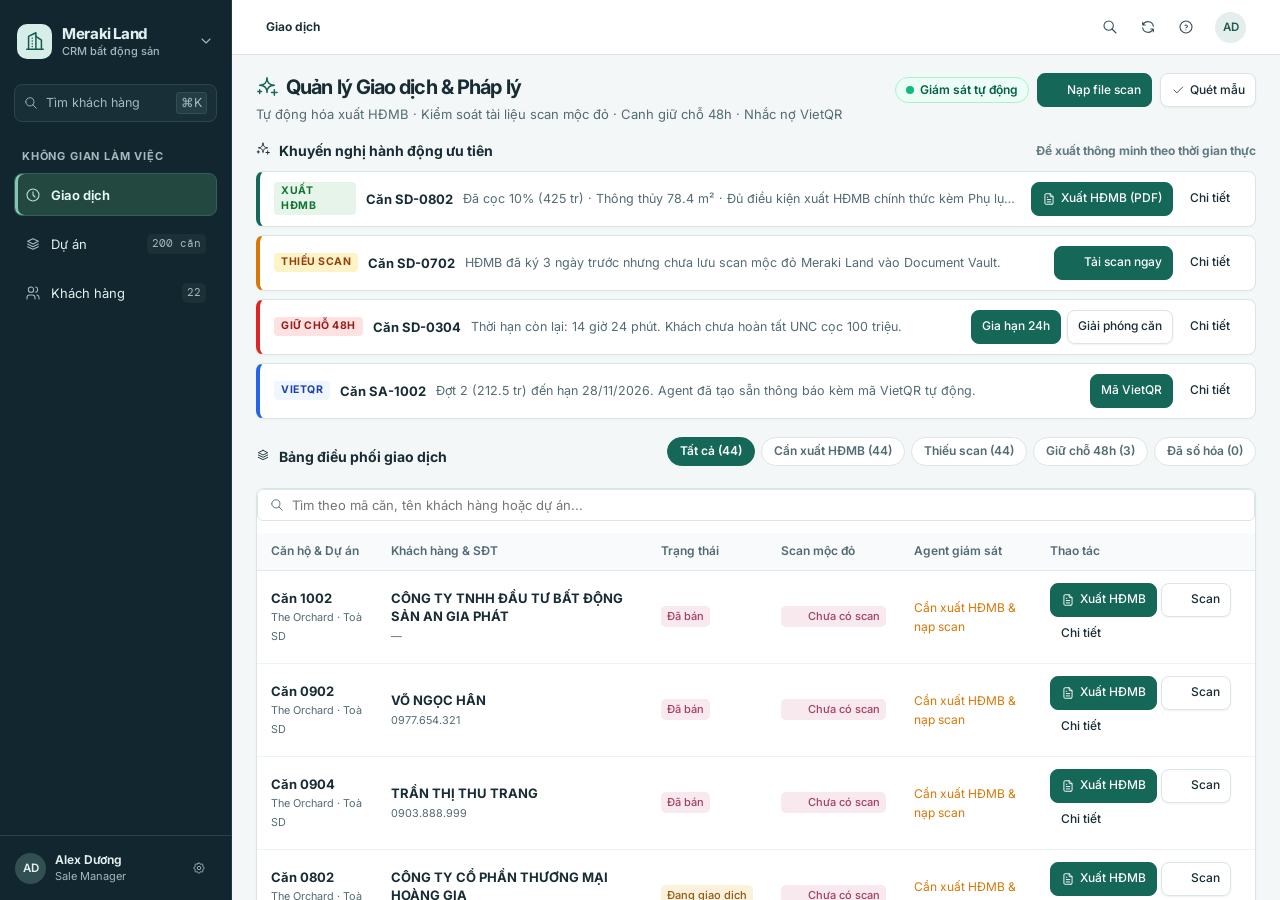
<file: index.html>
<!DOCTYPE html>
<html lang="vi">
<head>
<meta charset="UTF-8" />
<meta name="viewport" content="width=device-width, initial-scale=1.0" />
<title>Meraki Land · CRM bất động sản</title>
<link rel="preconnect" href="https://fonts.googleapis.com" />
<link rel="preconnect" href="https://fonts.gstatic.com" crossorigin />
<link href="https://fonts.googleapis.com/css2?family=Inter:wght@400;500;600;700;800&family=DM+Mono:wght@400;500&display=swap" rel="stylesheet" />
<style>
/* ============================================================
   Tokens — lấy từ twenty-ui (ThemeLight): background, border,
   font color, radius, accent, tag bg/text, spacing 4px.
   ============================================================ */
:root{
  /* ===== twenty-ui ThemeLight (sRGB) — font ===== */
  --t-font-family: Inter, sans-serif;
  --t-code-font-family: 'DM Mono', monospace;
  --t-font-size-xxs: .625rem;
  --t-font-size-xs: .85rem;
  --t-font-size-sm: .92rem;
  --t-font-size-md: 1rem;
  --t-font-size-lg: 1.23rem;
  --t-font-size-xl: 1.54rem;
  --t-font-size-xxl: 1.85rem;
  --t-font-weight-regular: 400;
  --t-font-weight-medium: 500;
  --t-font-weight-semi-bold: 600;
  --t-text-icon-size-small: 14px;
  --t-text-icon-size-medium: 16px;
  --t-text-icon-strike-light: 1.6;
  --t-text-icon-strike-medium: 2;

  /* ===== background / border / font color ===== */
  --t-background-primary: #FFFFFF;
  --t-background-secondary: #FCFCFC;
  --t-background-tertiary: #F1F1F1;
  --t-background-quaternary: #EBEBEB;
  --t-background-transparent-lighter: #00000005;
  --t-background-transparent-light: #0000000A;
  --t-background-transparent-medium: #00000014;
  --t-background-transparent-strong: #00000029;
  --t-background-primary-inverted: #333333;
  --t-background-primary-inverted-hover: #666666;
  --t-border-color-light: #F1F1F1;
  --t-border-color-medium: #EBEBEB;
  --t-border-color-strong: #D6D6D6;
  --t-font-color-primary: #333333;
  --t-font-color-secondary: #666666;
  --t-font-color-tertiary: #999999;
  --t-font-color-light: #B3B3B3;
  --t-font-color-extra-light: #CCCCCC;
  --t-font-color-inverted: #FFFFFF;
  --t-font-color-danger: #E5484D;

  /* ===== accent (Radix blue) + màu trạng thái ===== */
  --t-color-blue: #3E63DD;
  --t-color-blue3: #EDF2FE;
  --t-color-blue5: #D2DEFF;
  --t-color-blue7: #ABBDF9;
  --t-color-blue10: #3358D4;
  --t-color-green3: #E6F6EB;
  --t-color-green5: #C4E8D1;
  --t-color-green11: #00824D;
  --t-color-orange3: #FFEFD6;
  --t-color-orange5: #FFCF8B;
  --t-color-orange11: #D14E00;
  --t-color-purple3: #F7EDFD;
  --t-color-purple5: #E0C4F4;
  --t-color-purple11: #8145B5;
  --t-color-red3: #FEEBEC;
  --t-color-red5: #FFCDCE;
  --t-color-red8: #EB8E90;
  --t-color-red11: #CE2C31;
  --t-color-gray2: #FCFCFC;
  --t-color-gray5: #EBEBEB;
  --t-color-gray9: #999999;
  --t-accent-primary: #D2DEFF;
  --t-accent-secondary: #D2DEFF;
  --t-accent-tertiary: #EDF2FE;
  --t-background-danger: #FEEBEC;
  --t-border-color-danger: #FFCDCE;

  /* ===== radius / spacing / shadow ===== */
  --t-border-radius-xs: 2px;
  --t-border-radius-sm: 4px;
  --t-border-radius-md: 8px;
  --t-border-radius-lg: 16px;
  --t-border-radius-xl: 20px;
  --t-border-radius-pill: 999px;
  --t-spacing-1: 4px;
  --t-spacing-2: 8px;
  --t-spacing-3: 12px;
  --t-spacing-4: 16px;
  --t-spacing-5: 20px;
  --t-spacing-6: 24px;
  --t-spacing-7: 28px;
  --t-spacing-8: 32px;
  --t-box-shadow-light: 0 2px 4px rgba(0,0,0,.039), 0 0 4px rgba(0,0,0,.078);
  --t-box-shadow-strong: 2px 4px 16px rgba(0,0,0,.161), 0 2px 4px rgba(0,0,0,.078);

  /* ===== alias dùng trong file ===== */
  --bg: var(--t-background-primary);
  --bg2: var(--t-background-secondary);
  --bg3: var(--t-background-tertiary);
  --bg4: var(--t-background-quaternary);
  --bd: var(--t-border-color-medium);
  --bd2: var(--t-border-color-strong);
  --bdl: var(--t-border-color-light);
  --fg: var(--t-font-color-primary);
  --fg2: var(--t-font-color-secondary);
  --fg3: var(--t-font-color-tertiary);
  --fg4: var(--t-font-color-light);
  --acc: var(--t-color-blue);
  --accs: var(--t-accent-tertiary);
  --accb: var(--t-accent-primary);
  --r-xs: var(--t-border-radius-xs);
  --r-sm: var(--t-border-radius-sm);
  --r-md: var(--t-border-radius-md);
  --topbar: 40px;
  --sbw: 224px;
  --sh-btn: var(--t-box-shadow-light);
  --sh-panel: -12px 0 32px rgba(0,0,0,.08), -1px 0 0 rgba(0,0,0,.07);
  --ease: cubic-bezier(.16,1,.3,1);

  /* trạng thái căn hộ — scale màu twenty-ui */
  --s-av-bg: var(--t-color-green3);   --s-av-fg: var(--t-color-green11);  --s-av-bd: var(--t-color-green5);
  --s-sold-bg: var(--t-color-red3);   --s-sold-fg: var(--t-color-red11);  --s-sold-bd: var(--t-color-red5);
  --s-tx-bg: var(--t-color-orange3);  --s-tx-fg: var(--t-color-orange11);  --s-tx-bd: var(--t-color-orange5);
  --s-lock-bg: #FFFFFF;               --s-lock-fg: var(--fg3);             --s-lock-bd: var(--bd2);
}

*{box-sizing:border-box;margin:0;padding:0}
html,body{height:100%}
html{font-size:15px}
body{
  font-family:var(--t-font-family);
  font-size:var(--t-font-size-md);line-height:1.4;color:var(--fg);background:var(--bg);
  -webkit-font-smoothing:antialiased;
  display:flex;overflow:hidden;
}
button{font:inherit;color:inherit;background:none;border:0;cursor:pointer}
input,select,textarea{font:inherit;color:inherit}
svg.ic{width:var(--t-text-icon-size-medium);height:var(--t-text-icon-size-medium);flex:0 0 auto;stroke:currentColor;fill:none;stroke-width:var(--t-text-icon-strike-light);stroke-linecap:round;stroke-linejoin:round}
svg.ic.sm{width:14px;height:14px}
.mono{font-family:var(--t-code-font-family),'SFMono-Regular',Consolas,monospace;font-variant-ligatures:none}
::selection{background:#D2DEFF}
::-webkit-scrollbar{width:8px;height:8px}
::-webkit-scrollbar-thumb{background:#DEDEDE;border-radius:8px;border:2px solid #fff}
::-webkit-scrollbar-thumb:hover{background:#C9C9C9}
::-webkit-scrollbar-track{background:transparent}

/* ============================================================
   SIDEBAR
   ============================================================ */
.sb{
  width:var(--sbw);flex:0 0 var(--sbw);
  background:var(--bg2);border-right:1px solid var(--bd);
  display:flex;flex-direction:column;min-height:0;
}
.sb-head{padding:8px 8px 6px;display:flex;flex-direction:column;gap:6px}
.ws{display:flex;align-items:center;gap:7px;height:26px;padding:0 4px;border-radius:var(--r-sm);width:100%}
.ws:hover{background:var(--bg3)}
.ws-logo{
  width:18px;height:18px;border-radius:var(--r-sm);background:#333333;color:#fff;
  display:flex;align-items:center;justify-content:center;font-size:11px;font-weight:600;letter-spacing:-.02em;
}
.ws-name{font-size:14.5px;font-weight:500;white-space:nowrap;overflow:hidden;text-overflow:ellipsis}
.ws svg.ic{margin-left:auto;color:var(--fg3)}
.sb-search{
  display:flex;align-items:center;gap:6px;height:26px;padding:0 6px;
  border:1px solid var(--bd);border-radius:var(--r-sm);background:#fff;
  color:var(--fg3);font-size:14.5px;width:100%;text-align:left;
}
.sb-search:hover{border-color:var(--bd2)}
.sb-search kbd{
  margin-left:auto;font-family:inherit;font-size:12.5px;color:var(--fg4);
  border:1px solid var(--bdl);border-radius:3px;padding:0 3px;background:var(--bg2);
}

.sb-nav{padding:4px 8px;display:flex;flex-direction:column;gap:1px;overflow-y:auto;flex:1;min-height:0}
.nav-label{
  font-size:13px;color:var(--fg3);padding:10px 6px 4px;letter-spacing:.02em;
}
.nav-item{
  display:flex;align-items:center;gap:7px;height:26px;padding:0 6px;border-radius:var(--r-sm);
  color:var(--fg2);font-size:14.5px;width:100%;text-align:left;white-space:nowrap;
}
.nav-item svg.ic{color:var(--fg3)}
.nav-item:hover{background:var(--bg3);color:var(--fg)}
.nav-item.on{background:var(--bg4);color:var(--fg);font-weight:500}
.nav-item.on svg.ic{color:var(--fg)}
.nav-count{margin-left:auto;font-size:13px;color:var(--fg3);font-family:'DM Mono',monospace}
.nav-item.on .nav-count{color:var(--fg2)}
.sb-ctx{padding:2px 6px 2px 22px;display:flex;flex-direction:column;gap:3px}
.sb-ctx span{font-size:14px;color:var(--fg3);white-space:nowrap;overflow:hidden;text-overflow:ellipsis}
.sb-ctx b{font-weight:500;color:var(--fg2)}
.sb-foot{border-top:1px solid var(--bd);padding:8px;display:flex;align-items:center;gap:7px}
.ava{
  width:20px;height:20px;border-radius:50%;background:var(--bg4);color:var(--fg2);
  display:inline-flex;align-items:center;justify-content:center;font-size:11.5px;font-weight:600;flex:0 0 auto;
}
.sb-user{min-width:0;display:flex;flex-direction:column}
.sb-user b{font-size:14px;font-weight:500}
.sb-user span{font-size:13px;color:var(--fg3)}
.sb-foot .iconbtn{margin-left:auto}

/* ============================================================
   MAIN
   ============================================================ */
.main{flex:1;min-width:0;display:flex;flex-direction:column;min-height:0}
.topbar{
  height:var(--topbar);flex:0 0 var(--topbar);display:flex;align-items:center;gap:8px;
  padding:0 6px 0 12px;border-bottom:1px solid var(--bd);
}
.crumb{display:flex;align-items:center;gap:5px;font-size:14.5px;color:var(--fg3);min-width:0}
.crumb svg.ic{width:12px;height:12px;color:var(--fg4)}
.crumb b{color:var(--fg);font-weight:500;white-space:nowrap;overflow:hidden;text-overflow:ellipsis}
.top-actions{margin-left:auto;display:flex;align-items:center;gap:2px}
.iconbtn{
  width:26px;height:26px;border-radius:var(--r-sm);display:inline-flex;align-items:center;justify-content:center;
  color:var(--fg2);
}
.iconbtn:hover{background:var(--bg3);color:var(--fg)}
.top-ava{margin-left:4px}

.viewbar{
  height:40px;flex:0 0 40px;display:flex;align-items:center;gap:6px;
  padding:0 8px 0 12px;border-bottom:1px solid var(--bd);
  overflow-x:auto;overflow-y:hidden;scrollbar-width:none;
}
.viewbar::-webkit-scrollbar{display:none}
.vb-icon{color:var(--fg2);display:flex}
.vb-title{font-size:15px;font-weight:500;white-space:nowrap}
.vb-count{font-size:14px;color:var(--fg3);white-space:nowrap}
.vb-sep{width:1px;height:16px;background:var(--bd);margin:0 4px;flex:0 0 auto}
.vb-spacer{flex:1;min-width:8px}
.vb-actions{display:flex;align-items:center;gap:4px;flex:0 0 auto}

.chip{
  display:inline-flex;align-items:center;gap:5px;height:22px;padding:0 7px;border-radius:var(--r-sm);
  border:1px solid transparent;font-size:14px;color:var(--fg2);white-space:nowrap;background:var(--bg3);
}
.chip:hover{background:var(--bg4)}
.chip.on{background:var(--accs);border-color:var(--accb);color:#3358D4;font-weight:500}
.chip .dot{width:6px;height:6px;border-radius:50%;background:currentColor;opacity:.55}
.chip.on .dot{opacity:1}

.btn{
  height:26px;display:inline-flex;align-items:center;justify-content:center;gap:5px;padding:0 8px;
  border:1px solid var(--bd);border-radius:var(--r-sm);background:#fff;color:var(--fg);
  font-size:var(--t-font-size-sm);font-weight:var(--t-font-weight-medium);white-space:nowrap;box-shadow:var(--sh-btn);
  transition:background .1s ease,border-color .1s ease;
}
.btn:hover{background:#F9F9F9;border-color:var(--bd2)}
.btn:active{background:var(--bg3)}
.btn svg.ic{color:var(--fg2)}
.btn.pri{background:var(--acc);border-color:var(--acc);color:#fff;box-shadow:none}
.btn.pri:hover{background:#3358D4;border-color:#3358D4}
.btn.pri svg.ic{color:#fff}
.btn.ghost{border-color:transparent;background:transparent;box-shadow:none}
.btn.ghost:hover{background:var(--bg3)}
.btn.icon{width:26px;padding:0}
.btn.danger{color:#E5484D;border-color:#FFCDCE}
.btn.danger:hover{background:#FEEBEC}
.btn:focus-visible,.chip:focus-visible,.iconbtn:focus-visible,.nav-item:focus-visible{
  outline:2px solid rgba(70,89,214,.5);outline-offset:1px;
}

.content{flex:1;min-height:0;overflow:auto;background:var(--bg)}

/* ============================================================
   STACKING PLAN
   ============================================================ */
.view{padding:14px 16px 28px}
.plan-topbar{display:flex;align-items:center;gap:18px;flex-wrap:wrap;padding-bottom:12px;margin-bottom:12px;border-bottom:1px solid var(--bdl)}
.prop{display:flex;flex-direction:column;gap:1px}
.prop span{font-size:13px;color:var(--fg3)}
.prop b{font-size:14.5px;font-weight:500;white-space:nowrap}

.lg{display:inline-flex;align-items:center;gap:5px;font-size:13.5px;color:var(--fg2);white-space:nowrap}

.plan-scroll{overflow-x:auto;overflow-y:hidden;padding-bottom:6px}
.plan{min-width:720px;max-width:1180px}
.prow,.phead{display:grid;grid-template-columns:56px repeat(5,minmax(0,1fr));gap:6px;align-items:stretch}
.phead{margin-bottom:6px;align-items:end}
.ph-floor{font-size:13px;color:var(--fg4);letter-spacing:.04em;text-transform:uppercase;padding-left:2px}
.ph-col{display:flex;flex-direction:column;gap:1px;padding-left:1px}
.ph-col b{font-size:13.5px;font-weight:500;color:var(--fg2)}
.ph-col span{font-size:12.5px;color:var(--fg4)}
.prow{margin-bottom:6px}
.fl{display:flex;flex-direction:column;justify-content:center;gap:1px;padding-left:2px}
.fl b{font-family:'DM Mono',monospace;font-size:14px;font-weight:500;color:var(--fg2)}
.fl span{font-size:12px;color:var(--fg4)}

.cell{
  position:relative;height:40px;border:1px solid var(--bd);border-radius:var(--r-sm);
  background:#fff;padding:0 8px;display:flex;flex-direction:row;align-items:center;
  text-align:left;transition:box-shadow .1s ease,filter .1s ease,opacity .12s ease;
}
.cell:hover{box-shadow:inset 0 0 0 1px rgba(0,0,0,.08),0 3px 10px rgba(17,17,17,.07);z-index:2}
.cell .row1{display:flex;align-items:center;gap:6px;flex:1;min-width:0}
.cell .code{font-family:'DM Mono',monospace;font-size:14px;font-weight:500;letter-spacing:.01em;color:var(--fg)}
.cell .price{margin-left:auto;font-family:'DM Mono',monospace;font-size:12px;color:var(--fg3);white-space:nowrap}
.cell .row2{display:none}
.cell .row2 svg.ic{width:11px;height:11px;opacity:.7}
.uproj{font-size:13.5px;color:var(--fg2);font-weight:500}
.uempty{color:var(--fg4)}
.tbl thead th:nth-child(2),.tbl thead th:nth-child(3){width:130px}
.tbl thead th:nth-child(4){width:38%}
.cell .star{width:11px;height:11px;flex:0 0 auto;margin-left:auto;color:#F2A20C;fill:#F2A20C;stroke:none}
.d-title .star{width:13px;height:13px;color:#F2A20C;fill:#F2A20C;stroke:none;margin-left:-2px}

.cell.s-av{background:var(--s-av-bg);border-color:var(--s-av-bd);color:var(--s-av-fg)}
.cell.s-sold{background:var(--s-sold-bg);border-color:var(--s-sold-bd);color:var(--s-sold-fg)}
.cell.s-tx{background:var(--s-tx-bg);border-color:var(--s-tx-bd);color:var(--s-tx-fg)}
.cell.s-lock{background:var(--s-lock-bg);border-style:dashed;border-color:var(--s-lock-bd);color:var(--s-lock-fg)}
.cell.s-tx .code,.cell.s-av .code,.cell.s-sold .code{color:var(--fg)}
.cell.dim{opacity:.3}
.cell.dim:hover{opacity:.75}
.cell:focus-visible{outline:2px solid rgba(70,89,214,.55);outline-offset:1px}
.cell.sel{box-shadow:inset 0 0 0 2px var(--acc)}

/* tooltip tom tat can ho (chi hien khi tro vao) */
.utip{
  position:fixed;left:0;top:0;z-index:95;width:250px;padding:9px 10px 8px;
  background:#fff;border:1px solid var(--bd);border-radius:var(--r-md);
  box-shadow:0 8px 24px rgba(17,17,17,.14),0 1px 2px rgba(17,17,17,.06);
  opacity:0;transform:translateY(3px);pointer-events:none;
  transition:opacity .1s ease,transform .12s ease;visibility:hidden;
}
.utip.on{opacity:1;transform:none;visibility:visible}
.utip-h{display:flex;align-items:center;gap:6px;margin-bottom:7px;padding-bottom:6px;border-bottom:1px solid var(--bdl)}
.utip-h b{font-family:'DM Mono',monospace;font-size:14.5px;font-weight:500;letter-spacing:.02em;color:var(--fg)}
.utip-h .tag{margin-left:auto}
.utip-r{display:flex;align-items:baseline;gap:8px;font-size:13.5px;line-height:1.65}
.utip-r span{flex:0 0 92px;color:var(--fg4);font-size:13px;white-space:nowrap}
.utip-r b{font-weight:500;color:var(--fg2);min-width:0;overflow:hidden;text-overflow:ellipsis;white-space:nowrap}
.utip-r b.mono{font-family:'DM Mono',monospace;color:var(--fg);font-weight:500}
.utip-g{margin-top:7px;padding-top:6px;border-top:1px dashed var(--bdl);font-size:13px;color:var(--fg3);line-height:1.5}
.utip-c{margin-top:5px;font-size:12.5px;color:var(--acc);letter-spacing:.01em}

/* bo loc: nhom trong popover */
.pkpop-g{font-size:12px;color:var(--fg4);text-transform:uppercase;letter-spacing:.05em;padding:7px 7px 3px}
.pkpop-g:first-child{padding-top:4px}
.pkpop-i .pdot{width:6px;height:6px;border-radius:50%;flex:0 0 auto}

.viewnote{display:flex;align-items:center;justify-content:space-between;gap:12px;margin-top:14px;padding-top:10px;border-top:1px solid var(--bdl);color:var(--fg3);font-size:13.5px;flex-wrap:wrap}
.viewnote .mono{color:var(--fg2)}

/* ============================================================
   TABLE (khách hàng)
   ============================================================ */
.tbl{width:100%;border-collapse:separate;border-spacing:0;font-size:15px}
.tbl thead th{
  position:sticky;top:0;z-index:1;background:#fff;height:30px;padding:0 8px;text-align:left;
  font-size:13px;font-weight:500;color:var(--fg3);letter-spacing:.03em;text-transform:uppercase;
  border-bottom:1px solid var(--bd);white-space:nowrap;
}
.tbl thead th:first-child{padding-left:16px}
.tbl thead th:last-child{padding-right:16px}
.tbl tbody td{height:38px;padding:0 8px;border-bottom:1px solid var(--bdl);vertical-align:middle;white-space:nowrap}
.tbl tbody td:first-child{padding-left:16px}
.tbl tbody td:last-child{padding-right:16px}
.tbl tbody tr{cursor:pointer}
.tbl tbody tr:hover td{background:#FAFAFA}
.tbl tbody tr.sel td{background:var(--accs)}
.cust{display:flex;align-items:center;gap:8px;min-width:0}
.cust .nm{min-width:0;display:flex;flex-direction:column;gap:0;line-height:1.25}
.cust .nm b{font-weight:500;font-size:15px;color:var(--fg);overflow:hidden;text-overflow:ellipsis}
.cust .nm span{font-size:13px;color:var(--fg3)}
.ava.lg{width:24px;height:24px;font-size:12px}

.tag{
  display:inline-flex;align-items:center;gap:4px;height:19px;padding:0 6px;border-radius:var(--r-sm);
  font-size:13px;font-weight:500;background:var(--bg3);color:var(--fg2);white-space:nowrap;
}
.tag.t-sold{background:var(--s-sold-bg);color:var(--s-sold-fg)}
.tag.t-tx{background:var(--s-tx-bg);color:var(--s-tx-fg)}
.tag.t-av{background:var(--s-av-bg);color:var(--s-av-fg)}
.tag.t-lock{background:#fff;border:1px solid var(--s-lock-bd);color:var(--s-lock-fg)}
.tag.t-tr{background:var(--bg3);color:var(--fg2)}
.tag.star-tag{display:inline-flex;align-items:center;gap:4px;background:#FFF7E6;border:1px solid #F3D79B;color:#8A5B00}
.tag.star-tag .star{width:12px;height:12px;color:#D9930B;fill:#D9930B;stroke:none}
.tag.t-acc{background:var(--accs);color:#3358D4}
.unit-chip{
  display:inline-flex;align-items:center;gap:4px;height:19px;padding:0 5px;border-radius:3px;
  border:1px solid var(--bd);background:#fff;font-family:'DM Mono',monospace;font-size:13px;color:var(--fg2);
}
.empty{
  display:flex;flex-direction:column;align-items:center;justify-content:center;gap:8px;
  padding:56px 16px;color:var(--fg3);font-size:14.5px;text-align:center;
}
.empty b{font-size:15px;font-weight:500;color:var(--fg2)}

/* ============================================================
   TABS (dùng trong trang chi tiết căn hộ)
   ============================================================ */
.tab{
  height:29px;padding:0 8px;font-size:14.5px;color:var(--fg2);border-bottom:2px solid transparent;
  white-space:nowrap;flex:0 0 auto;
}
.tab:hover{color:var(--fg)}
.tab.on{color:var(--fg);border-color:var(--fg);font-weight:500}
.tab .req{color:#E5484D;margin-left:2px}

.sec{padding:12px 0;border-bottom:1px solid var(--bdl)}
.sec:last-child{border-bottom:0}
.sec-h{display:flex;align-items:center;justify-content:space-between;gap:8px;margin-bottom:8px}
.sec-h span{font-size:13px;font-weight:500;color:var(--fg3);text-transform:uppercase;letter-spacing:.03em}

.fgrid{display:grid;grid-template-columns:1fr 1fr;gap:8px 14px}
.fgrid.one{grid-template-columns:1fr}
.field{display:flex;flex-direction:column;gap:3px;min-width:0}
.field label{font-size:13px;color:var(--fg3);display:flex;align-items:center;gap:2px}
.field .req{color:#E5484D}
.field .v{font-size:14.5px;color:var(--fg);overflow:hidden;text-overflow:ellipsis;white-space:nowrap}
.inp,.sel{
  height:26px;width:100%;border:1px solid var(--bd);border-radius:var(--r-sm);background:#fff;
  padding:0 7px;font-size:14.5px;color:var(--fg);
}
.inp:hover,.sel:hover{border-color:var(--bd2)}
.inp:focus,.sel:focus{outline:none;border-color:#ABBDF9;box-shadow:0 0 0 3px rgba(70,89,214,.12)}
.inp.mono{font-family:'DM Mono',monospace}
.inp[readonly]{background:var(--bg2);color:var(--fg2)}

.opt{
  display:flex;align-items:center;gap:7px;width:100%;height:28px;padding:0 7px;margin-bottom:4px;
  border:1px solid var(--bd);border-radius:var(--r-sm);background:#fff;font-size:14.5px;text-align:left;
}
.opt:hover{border-color:var(--bd2);background:#FCFCFC}
.opt.on{border-color:var(--fg);box-shadow:inset 0 0 0 1px var(--fg)}
.opt i{width:7px;height:7px;border-radius:50%;flex:0 0 auto}
.opt span{margin-left:auto;font-size:13px;color:var(--fg3)}
.opt.on span{color:var(--fg2)}

.kv{display:flex;align-items:baseline;justify-content:space-between;gap:12px;padding:4px 0;font-size:14.5px;color:var(--fg2)}
.kv b{font-family:'DM Mono',monospace;font-weight:400;color:var(--fg);white-space:nowrap}
.kv.total{border-top:1px solid var(--bd);margin-top:6px;padding-top:8px;color:var(--fg);font-weight:500}
.kv.total b{font-weight:500;color:var(--acc);font-size:15px}

.itable{width:100%;border-collapse:separate;border-spacing:0;font-size:14px}
.itable th{
  height:26px;padding:0 7px;text-align:left;font-size:12.5px;font-weight:500;color:var(--fg3);
  text-transform:uppercase;letter-spacing:.03em;background:var(--bg2);border-bottom:1px solid var(--bd);white-space:nowrap;
}
.itable td{height:30px;padding:0 7px;border-bottom:1px solid var(--bdl);white-space:nowrap}
.itable tr:last-child td{border-bottom:0}
.itable .num{text-align:right;font-family:'DM Mono',monospace;color:var(--fg)}
.itable tbody tr:hover td{background:#FCFCFC}
.mtable{border:1px solid var(--bd);border-radius:var(--r-sm);overflow:hidden}

.tpl{display:flex;align-items:center;gap:9px;width:100%;padding:8px 6px;border-radius:var(--r-sm);text-align:left;border-bottom:1px solid var(--bdl)}
.tpl:last-child{border-bottom:0}
.tpl:hover{background:#FAFAFA}
.tpl .tpl-ic{
  width:26px;height:26px;border-radius:var(--r-sm);background:var(--bg3);color:var(--fg2);
  display:flex;align-items:center;justify-content:center;flex:0 0 auto;
}
.tpl .tpl-tx{min-width:0;display:flex;flex-direction:column;gap:0;line-height:1.3}
.tpl .tpl-tx b{font-size:14.5px;font-weight:500;color:var(--fg)}
.tpl .tpl-tx span{font-size:13px;color:var(--fg3);overflow:hidden;text-overflow:ellipsis;white-space:nowrap}
.tpl .tpl-dl{margin-left:auto;flex:0 0 auto}

.stat2{display:grid;grid-template-columns:1fr 1fr;gap:8px}
.stat{border:1px solid var(--bd);border-radius:var(--r-sm);padding:8px 9px;background:#fff}
.stat span{display:block;font-size:12.5px;color:var(--fg3);margin-bottom:2px}
.stat b{font-family:'DM Mono',monospace;font-size:15px;font-weight:500;color:var(--fg)}
.stat b.g{color:#00824D}

.bar{height:5px;border-radius:99px;background:var(--bg3);overflow:hidden;margin:6px 0 4px}
.bar i{display:block;height:100%;background:var(--acc);border-radius:99px}
.barline{display:flex;align-items:baseline;justify-content:space-between;gap:10px;font-size:13.5px;color:var(--fg3)}
.barline b{font-family:'DM Mono',monospace;font-weight:400;color:var(--fg2);font-size:13.5px}

.tl{display:flex;flex-direction:column;gap:0;margin-top:2px}
.tl-row{display:grid;grid-template-columns:16px 1fr;gap:8px;padding:0 0 10px;position:relative}
.tl-row:last-child{padding-bottom:0}
.tl-dot{
  width:16px;height:16px;border-radius:50%;background:var(--bg3);color:var(--fg2);
  display:flex;align-items:center;justify-content:center;margin-top:1px;position:relative;z-index:1;
}
.tl-dot svg.ic{width:9px;height:9px;stroke-width:2.4}
.tl-row:not(:last-child):before{
  content:'';position:absolute;left:7.5px;top:17px;bottom:0;width:1px;background:var(--bdl);
}
.tl-tx{display:flex;flex-direction:column;gap:1px;line-height:1.35;min-width:0}
.tl-tx b{font-size:14px;font-weight:500}
.tl-tx span{font-size:13px;color:var(--fg3)}

/* toast */
.toast{
  position:fixed;left:50%;bottom:16px;transform:translate(-50%,10px);background:#333333;color:#fff;
  font-size:14.5px;padding:7px 11px;border-radius:6px;box-shadow:0 8px 24px rgba(0,0,0,.18);
  opacity:0;pointer-events:none;transition:opacity .14s ease,transform .14s ease;z-index:60;max-width:88vw;
  display:flex;align-items:center;gap:7px;
}
.toast.on{opacity:1;transform:translate(-50%,0)}
.toast svg.ic{width:13px;height:13px;color:#5BB88B}

/* ============================================================
   PICKER BAR · 2 dropdown (Dự án / Toà) — không vỡ khi có nhiều
   ============================================================ */
.pbar{
  display:flex;align-items:center;gap:6px;flex-wrap:nowrap;
  padding:8px 16px;border-bottom:1px solid var(--bdl);background:#fff;
}
.pkwrap{position:relative;display:inline-flex;flex:0 0 auto}
.pk{
  height:28px;display:inline-flex;align-items:center;gap:6px;padding:0 7px 0 8px;
  border:1px solid var(--bd);border-radius:var(--r-sm);background:#fff;
  font-size:15px;color:var(--fg);box-shadow:var(--sh-btn);white-space:nowrap;
}
.pk .lb{font-size:13px;color:var(--fg3);font-weight:400}
.pk b{font-weight:500}
.pk .cnt{font-family:'DM Mono',monospace;font-size:12.5px;font-weight:400;color:var(--fg3)}
.pk .chev{width:12px;height:12px;color:var(--fg3);margin-left:1px}
.pk:hover{background:#F9F9F9;border-color:var(--bd2)}
.pk.on{border-color:#ABBDF9;box-shadow:0 0 0 3px rgba(70,89,214,.12)}
.pkpop{
  position:absolute;top:calc(100% + 5px);left:0;z-index:40;
  min-width:250px;max-width:min(380px,84vw);max-height:min(360px,62vh);overflow:auto;
  padding:3px;background:#fff;border:1px solid var(--bd);border-radius:var(--r-sm);box-shadow:var(--sh-panel);
}
.pkpop-h{font-size:12.5px;color:var(--fg4);text-transform:uppercase;letter-spacing:.04em;padding:5px 7px 3px}
.pkpop-i{
  display:flex;align-items:center;gap:8px;width:100%;height:30px;padding:0 7px;
  border-radius:var(--r-xs);font-size:15px;color:var(--fg);text-align:left;
}
.pkpop-i:hover{background:var(--bg2)}
.pkpop-i.on{background:var(--accs);color:#3358D4;font-weight:500}
.pkpop-i .cnt{margin-left:auto;font-family:'DM Mono',monospace;font-size:12.5px;font-weight:400;color:var(--fg3)}
.pkpop-i.on .cnt{color:#3358D4;opacity:.75}
.pbar .flex1{flex:1;min-width:8px}
.pbar .note{overflow:hidden;text-overflow:ellipsis;white-space:nowrap;min-width:0}

/* ============================================================
   CUSTOMER PROFILE FORM (15 trường cá nhân / 17 trường DN)
   ============================================================ */
.field.full{grid-column:1 / -1}
select.inp{
  -webkit-appearance:none;appearance:none;padding-right:20px;cursor:pointer;
  background-image:url("data:image/svg+xml;utf8,<svg xmlns='http://www.w3.org/2000/svg' width='12' height='12' viewBox='0 0 24 24' fill='none' stroke='%23999999' stroke-width='2' stroke-linecap='round' stroke-linejoin='round'><path d='m6 9 6 6 6-6'/></svg>");
  background-repeat:no-repeat;background-position:right 6px center;
}
.field.err label{color:#CE2C31}
.field.err .inp,.field.err select,.field.err textarea{border-color:#E5484D;box-shadow:0 0 0 3px rgba(217,59,59,.1)}
.sub-h{
  font-size:13px;font-weight:500;color:var(--fg3);text-transform:uppercase;letter-spacing:.03em;
  margin:14px 0 6px;
}
.sub-h:first-child{margin-top:0}
.seg{display:inline-flex;gap:2px;padding:2px;background:var(--bg2);border:1px solid var(--bd);border-radius:var(--r-sm)}
.seg button{height:23px;padding:0 9px;border-radius:var(--r-xs);font-size:14.5px;color:var(--fg2)}
.seg button:hover{color:var(--fg)}
.seg button.on{background:#fff;color:var(--fg);font-weight:500;box-shadow:0 1px 2px rgba(0,0,0,.06)}
.fhint{font-size:13.5px;color:var(--fg4);margin-top:9px}
.toolbar{display:flex;align-items:center;gap:6px;flex-wrap:wrap;padding:10px 16px 10px;border-bottom:1px solid var(--bdl)}
.toolbar .flex1{flex:1;min-width:8px}
.toolbar .vt{font-size:14px;color:var(--fg3);margin-right:2px}
.tag.t-org{background:#F7EDFD;color:#8145B5}
.tag.t-ind{background:var(--bg3);color:var(--fg2)}

/* ============================================================
   DETAIL PAGE (thay cho drawer cũ)
   ============================================================ */
body.detail-mode #viewbar{display:none}
.detail{padding-bottom:26px}
.d-head{
  padding:10px 16px 0;border-bottom:1px solid var(--bd);background:#fff;
  position:sticky;top:0;z-index:5;
}
.d-top{display:flex;align-items:center;gap:6px;height:26px;font-size:14px;color:var(--fg3)}
.d-top .iconbtn{width:24px;height:24px;margin-left:-4px;flex:0 0 auto}
.d-top svg.sep{width:12px;height:12px;color:var(--fg4);flex:0 0 auto}
.d-top b{color:var(--fg);font-weight:500;white-space:nowrap;overflow:hidden;text-overflow:ellipsis}
.d-top .flex1{flex:1;min-width:8px}
.d-title{display:flex;align-items:center;gap:9px;margin:4px 0 10px;flex-wrap:wrap}
.d-title h1{font-size:21.5px;font-weight:600;letter-spacing:-.015em}
.d-title h1.mono{font-family:'DM Mono',monospace;font-weight:500;letter-spacing:0;font-size:20px}
.d-title .d-sub{font-size:14px;color:var(--fg3)}
.d-title .ava.lg{width:26px;height:26px;font-size:12px}
.d-tabs{display:flex;gap:2px;overflow-x:auto;scrollbar-width:none;margin:0 -2px}
.d-tabs::-webkit-scrollbar{display:none}
.d-tabs .tab{height:32px;padding:0 10px;font-size:14.5px}
.d-body{display:grid;grid-template-columns:minmax(0,1fr) 316px;gap:16px;padding:14px 16px 0;align-items:start}
.d-body.one{grid-template-columns:minmax(0,1fr)}
.d-main{min-width:0}
.d-side{min-width:0;display:flex;flex-direction:column;gap:10px}
.d-side .sec{margin:0;padding:10px 11px;border:1px solid var(--bd);border-radius:var(--r-sm);background:#fff;min-width:0}
.d-side .sec .sec-h{margin-bottom:6px}
.d-side .kv span{font-size:13.5px}
.d-side .kv b{font-size:14px;min-width:0}
.d-side .kv b{overflow:hidden;text-overflow:ellipsis}
.d-side .kv.w{display:block;padding:5px 0}
.d-side .kv.w span{display:block;font-size:12.5px;color:var(--fg3)}
.d-side .kv.w b{display:block;font-family:var(--t-font-family);font-size:13.5px;white-space:normal;overflow:visible;text-overflow:clip;margin-top:1px;text-align:left}
.d-side .opt{margin-bottom:3px}
.cust2{display:flex;align-items:center;gap:8px;margin-bottom:8px}
.cust2 .nm{display:flex;flex-direction:column;min-width:0}
.cust2 .nm b{font-size:14.5px;font-weight:500;overflow:hidden;text-overflow:ellipsis;white-space:nowrap}
.cust2 .nm span{font-size:13.5px;color:var(--fg3)}
.cr-lnk{color:var(--acc);font-weight:500;text-align:left}
.cr-lnk:hover{text-decoration:underline}
.btn.wide{width:100%}
.lbl{font-size:13px;color:var(--fg3);display:block;margin-bottom:3px}

/* ============================================================
   RESPONSIVE
   ============================================================ */
@media (max-width:1180px){
  
}
@media (max-width:1000px){
  :root{--sbw:52px}
  .sb-head{padding:8px 6px 4px;align-items:center}
  .ws{justify-content:center;padding:0}
  .ws-name,.ws svg,.sb-search span,.sb-search kbd,.nav-label,.sb-ctx,.sb-user,.nav-count{display:none}
  .sb-search{justify-content:center;padding:0}
  .nav-item{justify-content:center;padding:0}
  .sb-foot{justify-content:center;padding:8px 4px}
  .sb-foot .iconbtn{display:none}
}
@media (max-width:1080px){
  .d-body{grid-template-columns:1fr}
  .d-side{flex-direction:row;flex-wrap:wrap}
  .d-side .sec{flex:1 1 260px}
}
@media (max-width:760px){
  .view{padding:12px 12px 24px}
  .plan-topbar{gap:12px 18px}
  .pbar{padding:8px 12px}
  .pbar .note{display:none}
  .pbar{gap:6px}
  .pbar .pk .cnt{display:none}
  .pkpop{
    position:fixed;left:12px;right:12px;bottom:12px;top:auto;
    width:auto;min-width:0;max-width:none;max-height:56vh;z-index:60;
    box-shadow:0 12px 32px rgba(17,17,17,.18);
  }
  .d-head{padding:8px 12px 0}
  .d-body{padding:12px 12px 0}
  .d-title h1{font-size:19px}
  .fgrid{grid-template-columns:1fr}
  .toolbar{padding:9px 12px}
  .stat2{grid-template-columns:1fr}
  .cell{height:38px}
  .utip{width:min(268px,calc(100vw - 24px))}
  .tbl{font-size:14px}
  .tbl thead th:nth-child(2),.tbl thead th:nth-child(3),.tbl thead th:nth-child(4){width:auto}
  .tbl tbody td{padding:0 6px}
  .uproj{font-size:13px}
  .tbl .unit-chip{font-size:12px;height:20px;padding:0 5px}
  .tbl .cust .nm{max-width:180px}
  .tbl .cust .nm b,.tbl .cust .nm span{display:block;white-space:nowrap;overflow:hidden;text-overflow:ellipsis}
}
/* ---- status: read-only + action transitions ---- */
.stread{padding:2px 0 0}
.stread .kv{padding:5px 0}
.stread .kv b{font-family:'DM Mono',monospace;font-size:13.5px}
.stread .kv b.bw{font-family:var(--t-font-family);white-space:normal}
.stacts{display:flex;flex-wrap:wrap;gap:6px;margin-top:11px}
.stacts .btn{height:29px;padding:0 9px}
.stacts .btn .to{font-size:12.5px;font-weight:400;color:var(--fg3)}
.stacts .btn.pri .to{color:rgba(255,255,255,.85)}
.stacts .btn[disabled]{opacity:.5;cursor:not-allowed}
@media (prefers-reduced-motion:reduce){
  *{transition:none!important;animation:none!important}
}
</style>
</head>
<body>
<!-- ===== icon sprite (Tabler Icons 3.31 — bộ icon twenty dùng) ===== -->
<svg width="0" height="0" style="position:absolute" aria-hidden="true" focusable="false"><defs>
<symbol id="i-search" viewBox="0 0 24 24"><path d="M10 10m-7 0a7 7 0 1 0 14 0a7 7 0 1 0 -14 0"/><path d="M21 21l-6 -6"/></symbol>
<symbol id="i-chevron-down" viewBox="0 0 24 24"><path d="M6 9l6 6l6 -6"/></symbol>
<symbol id="i-chevron-right" viewBox="0 0 24 24"><path d="M9 6l6 6l-6 6"/></symbol>
<symbol id="i-arrow-left" viewBox="0 0 24 24"><path d="M5 12l14 0"/><path d="M5 12l6 6"/><path d="M5 12l6 -6"/></symbol>
<symbol id="i-x" viewBox="0 0 24 24"><path d="M18 6l-12 12"/><path d="M6 6l12 12"/></symbol>
<symbol id="i-building" viewBox="0 0 24 24"><path d="M3 21l18 0"/><path d="M5 21v-14l8 -4v18"/><path d="M19 21v-10l-6 -4"/><path d="M9 9l0 .01"/><path d="M9 12l0 .01"/><path d="M9 15l0 .01"/><path d="M9 18l0 .01"/></symbol>
<symbol id="i-layers" viewBox="0 0 24 24"><path d="M12 4l-8 4l8 4l8 -4l-8 -4"/><path d="M4 12l8 4l8 -4"/><path d="M4 16l8 4l8 -4"/></symbol>
<symbol id="i-users" viewBox="0 0 24 24"><path d="M9 7m-4 0a4 4 0 1 0 8 0a4 4 0 1 0 -8 0"/><path d="M3 21v-2a4 4 0 0 1 4 -4h4a4 4 0 0 1 4 4v2"/><path d="M16 3.13a4 4 0 0 1 0 7.75"/><path d="M21 21v-2a4 4 0 0 0 -3 -3.85"/></symbol>
<symbol id="i-plus" viewBox="0 0 24 24"><path d="M12 5l0 14"/><path d="M5 12l14 0"/></symbol>
<symbol id="i-sliders" viewBox="0 0 24 24"><path d="M14 6m-2 0a2 2 0 1 0 4 0a2 2 0 1 0 -4 0"/><path d="M4 6l8 0"/><path d="M16 6l4 0"/><path d="M8 12m-2 0a2 2 0 1 0 4 0a2 2 0 1 0 -4 0"/><path d="M4 12l2 0"/><path d="M10 12l10 0"/><path d="M17 18m-2 0a2 2 0 1 0 4 0a2 2 0 1 0 -4 0"/><path d="M4 18l11 0"/><path d="M19 18l1 0"/></symbol>
<symbol id="i-sort" viewBox="0 0 24 24"><path d="M3 9l4 -4l4 4m-4 -4v14"/><path d="M21 15l-4 4l-4 -4m4 4v-14"/></symbol>
<symbol id="i-refresh" viewBox="0 0 24 24"><path d="M20 11a8.1 8.1 0 0 0 -15.5 -2m-.5 -4v4h4"/><path d="M4 13a8.1 8.1 0 0 0 15.5 2m.5 4v-4h-4"/></symbol>
<symbol id="i-lock" viewBox="0 0 24 24"><path d="M5 13a2 2 0 0 1 2 -2h10a2 2 0 0 1 2 2v6a2 2 0 0 1 -2 2h-10a2 2 0 0 1 -2 -2v-6z"/><path d="M11 16a1 1 0 1 0 2 0a1 1 0 0 0 -2 0"/><path d="M8 11v-4a4 4 0 1 1 8 0v4"/></symbol>
<symbol id="i-download" viewBox="0 0 24 24"><path d="M4 17v2a2 2 0 0 0 2 2h12a2 2 0 0 0 2 -2v-2"/><path d="M7 11l5 5l5 -5"/><path d="M12 4l0 12"/></symbol>
<symbol id="i-star" viewBox="0 0 24 24"><path d="M12 3l2.8 5.7 6.2.9-4.5 4.4 1.1 6.2-5.6-3-5.6 3 1.1-6.2-4.5-4.4 6.2-.9z"/></symbol><symbol id="i-check" viewBox="0 0 24 24"><path d="M5 12l5 5l10 -10"/></symbol>
<symbol id="i-file" viewBox="0 0 24 24"><path d="M14 3v4a1 1 0 0 0 1 1h4"/><path d="M17 21h-10a2 2 0 0 1 -2 -2v-14a2 2 0 0 1 2 -2h7l5 5v11a2 2 0 0 1 -2 2z"/><path d="M9 9l1 0"/><path d="M9 13l6 0"/><path d="M9 17l6 0"/></symbol>
<symbol id="i-percent" viewBox="0 0 24 24"><path d="M17 17m-1 0a1 1 0 1 0 2 0a1 1 0 1 0 -2 0"/><path d="M7 7m-1 0a1 1 0 1 0 2 0a1 1 0 1 0 -2 0"/><path d="M6 18l12 -12"/></symbol>
<symbol id="i-chart" viewBox="0 0 24 24"><path d="M3 13a1 1 0 0 1 1 -1h4a1 1 0 0 1 1 1v6a1 1 0 0 1 -1 1h-4a1 1 0 0 1 -1 -1z"/><path d="M15 9a1 1 0 0 1 1 -1h4a1 1 0 0 1 1 1v10a1 1 0 0 1 -1 1h-4a1 1 0 0 1 -1 -1z"/><path d="M9 5a1 1 0 0 1 1 -1h4a1 1 0 0 1 1 1v14a1 1 0 0 1 -1 1h-4a1 1 0 0 1 -1 -1z"/><path d="M4 20h14"/></symbol>
<symbol id="i-help" viewBox="0 0 24 24"><path d="M3 12a9 9 0 1 0 18 0a9 9 0 0 0 -18 0"/><path d="M12 16v.01"/><path d="M12 13a2 2 0 0 0 .914 -3.782a1.98 1.98 0 0 0 -2.414 .483"/></symbol>
<symbol id="i-mail" viewBox="0 0 24 24"><path d="M3 7a2 2 0 0 1 2 -2h14a2 2 0 0 1 2 2v10a2 2 0 0 1 -2 2h-14a2 2 0 0 1 -2 -2v-10z"/><path d="M3 7l9 6l9 -6"/></symbol>
<symbol id="i-phone" viewBox="0 0 24 24"><path d="M5 4h4l2 5l-2.5 1.5a11 11 0 0 0 5 5l1.5 -2.5l5 2v4a2 2 0 0 1 -2 2a16 16 0 0 1 -15 -15a2 2 0 0 1 2 -2"/></symbol>
<symbol id="i-id" viewBox="0 0 24 24"><path d="M3 4m0 3a3 3 0 0 1 3 -3h12a3 3 0 0 1 3 3v10a3 3 0 0 1 -3 3h-12a3 3 0 0 1 -3 -3z"/><path d="M9 10m-2 0a2 2 0 1 0 4 0a2 2 0 1 0 -4 0"/><path d="M15 8l2 0"/><path d="M15 12l2 0"/><path d="M7 16l10 0"/></symbol>
<symbol id="i-calendar" viewBox="0 0 24 24"><path d="M4 7a2 2 0 0 1 2 -2h12a2 2 0 0 1 2 2v12a2 2 0 0 1 -2 2h-12a2 2 0 0 1 -2 -2v-12z"/><path d="M16 3v4"/><path d="M8 3v4"/><path d="M4 11h16"/><path d="M11 15h1"/><path d="M12 15v3"/></symbol>
<symbol id="i-wallet" viewBox="0 0 24 24"><path d="M17 8v-3a1 1 0 0 0 -1 -1h-10a2 2 0 0 0 0 4h12a1 1 0 0 1 1 1v3m0 4v3a1 1 0 0 1 -1 1h-12a2 2 0 0 1 -2 -2v-12"/><path d="M20 12v4h-4a2 2 0 0 1 0 -4h4"/></symbol>
<symbol id="i-map" viewBox="0 0 24 24"><path d="M9 11a3 3 0 1 0 6 0a3 3 0 0 0 -6 0"/><path d="M17.657 16.657l-4.243 4.243a2 2 0 0 1 -2.827 0l-4.244 -4.243a8 8 0 1 1 11.314 0z"/></symbol>
<symbol id="i-settings" viewBox="0 0 24 24"><path d="M10.325 4.317c.426 -1.756 2.924 -1.756 3.35 0a1.724 1.724 0 0 0 2.573 1.066c1.543 -.94 3.31 .826 2.37 2.37a1.724 1.724 0 0 0 1.065 2.572c1.756 .426 1.756 2.924 0 3.35a1.724 1.724 0 0 0 -1.066 2.573c.94 1.543 -.826 3.31 -2.37 2.37a1.724 1.724 0 0 0 -2.572 1.065c-.426 1.756 -2.924 1.756 -3.35 0a1.724 1.724 0 0 0 -2.573 -1.066c-1.543 .94 -3.31 -.826 -2.37 -2.37a1.724 1.724 0 0 0 -1.065 -2.572c-1.756 -.426 -1.756 -2.924 0 -3.35a1.724 1.724 0 0 0 1.066 -2.573c-.94 -1.543 .826 -3.31 2.37 -2.37c1 .608 2.296 .07 2.572 -1.065z"/><path d="M9 12a3 3 0 1 0 6 0a3 3 0 0 0 -6 0"/></symbol>
<symbol id="i-more" viewBox="0 0 24 24"><path d="M5 12m-1 0a1 1 0 1 0 2 0a1 1 0 1 0 -2 0"/><path d="M12 12m-1 0a1 1 0 1 0 2 0a1 1 0 1 0 -2 0"/><path d="M19 12m-1 0a1 1 0 1 0 2 0a1 1 0 1 0 -2 0"/></symbol>
<symbol id="i-external" viewBox="0 0 24 24"><path d="M12 6h-6a2 2 0 0 0 -2 2v10a2 2 0 0 0 2 2h10a2 2 0 0 0 2 -2v-6"/><path d="M11 13l9 -9"/><path d="M15 4h5v5"/></symbol>
<symbol id="i-arrow-up" viewBox="0 0 24 24"><path d="M12 5l0 14"/><path d="M18 11l-6 -6"/><path d="M6 11l6 -6"/></symbol>
<symbol id="i-arrow-down" viewBox="0 0 24 24"><path d="M12 5l0 14"/><path d="M18 13l-6 6"/><path d="M6 13l6 6"/></symbol>
<symbol id="i-grid" viewBox="0 0 24 24"><path d="M4 4m0 1a1 1 0 0 1 1 -1h4a1 1 0 0 1 1 1v4a1 1 0 0 1 -1 1h-4a1 1 0 0 1 -1 -1z"/><path d="M14 4m0 1a1 1 0 0 1 1 -1h4a1 1 0 0 1 1 1v4a1 1 0 0 1 -1 1h-4a1 1 0 0 1 -1 -1z"/><path d="M4 14m0 1a1 1 0 0 1 1 -1h4a1 1 0 0 1 1 1v4a1 1 0 0 1 -1 1h-4a1 1 0 0 1 -1 -1z"/><path d="M14 14m0 1a1 1 0 0 1 1 -1h4a1 1 0 0 1 1 1v4a1 1 0 0 1 -1 1h-4a1 1 0 0 1 -1 -1z"/></symbol>
<symbol id="i-clock" viewBox="0 0 24 24"><path d="M3 12a9 9 0 1 0 18 0a9 9 0 0 0 -18 0"/><path d="M12 7v5l3 3"/></symbol>
<symbol id="i-agent" viewBox="0 0 24 24"><path d="M12 2c0 5-3 8-8 8 5 0 8 3 8 8 0-5 3-8 8-8-5 0-8-3-8-8z"/><path d="M20 15v6m-3-3h6M4 15v4m-2-2h4"/></symbol>
</defs></svg>

<!-- ============================================================
     SIDEBAR
     ============================================================ -->
<aside class="sb">
  <div class="sb-head">
    <button class="ws" data-act="toast" data-msg="Chuyển không gian làm việc" aria-label="Meraki Land · Chuyển không gian làm việc">
      <span class="ws-logo" aria-hidden="true"><svg class="ic"><use href="#i-building"/></svg></span>
      <span class="ws-name">Meraki Land<small>CRM bất động sản</small></span>
      <svg class="ic"><use href="#i-chevron-down"/></svg>
    </button>
    <button class="sb-search" data-act="search-cust" aria-label="Tìm khách hàng">
      <svg class="ic sm"><use href="#i-search"/></svg>
      <span>Tìm khách hàng</span>
      <kbd>⌘K</kbd>
    </button>
  </div>

  <nav class="sb-nav">
    <div class="nav-label">Không gian làm việc</div>
    <button class="nav-item on" data-act="nav" data-view="work" aria-label="Giao dịch" aria-current="page">
      <svg class="ic"><use href="#i-clock"/></svg><span>Giao dịch</span>
    </button>
    <button class="nav-item" data-act="nav" data-view="project" aria-label="Dự án">
      <svg class="ic"><use href="#i-layers"/></svg>
      <span>Dự án</span>
      <span class="nav-count" id="cnt-units" title="Tổng số căn hộ"></span>
    </button>
    <button class="nav-item" data-act="nav" data-view="customer" aria-label="Khách hàng">
      <svg class="ic"><use href="#i-users"/></svg>
      <span>Khách hàng</span>
      <span class="nav-count" id="cnt-cust" title="Tổng số khách hàng"></span>
    </button>
  </nav>

  <div class="sb-foot">
    <span class="ava">AD</span>
    <div class="sb-user"><b>Alex Dương</b><span>Sale Manager</span></div>
    <button class="iconbtn" data-act="toast" data-msg="Cài đặt không gian làm việc" title="Cài đặt">
      <svg class="ic sm"><use href="#i-settings"/></svg>
    </button>
  </div>
</aside>

<!-- ============================================================
     MAIN
     ============================================================ -->
<div class="main">
  <header class="topbar">
    <div class="crumb" id="crumb"></div>
    <div class="top-actions">
      <button class="iconbtn" data-act="search-cust" title="Tìm khách hàng (⌘K)">
        <svg class="ic"><use href="#i-search"/></svg>
      </button>
      <button class="iconbtn" data-act="filter-toggle" title="Bộ lọc">
        <svg class="ic"><use href="#i-sliders"/></svg>
      </button>
      <button class="iconbtn" data-act="reset" title="Khôi phục dữ liệu mẫu">
        <svg class="ic"><use href="#i-refresh"/></svg>
      </button>
      <button class="iconbtn" data-act="toast" data-msg="Trợ giúp: chọn căn để mở hồ sơ nghiệp vụ" title="Trợ giúp">
        <svg class="ic"><use href="#i-help"/></svg>
      </button>
      <span class="ava top-ava">AD</span>
    </div>
  </header>

  <div class="viewbar" id="viewbar"></div>
  <main class="content" id="content"></main>
</div>

<div class="utip" id="utip"></div>
<div class="toast" id="toast"></div>
<dialog class="customer-dialog customer-import" id="customer-import" aria-labelledby="customer-import-title">
  <header>
    <h2 id="customer-import-title">Nhập khách hàng từ Excel</h2>
    <form method="dialog"><button class="iconbtn" aria-label="Đóng"><svg class="ic"><use href="#i-x"/></svg></button></form>
  </header>
  <p>Chọn tệp .xlsx hoặc .xls. Dùng hàng đầu tiên làm tiêu đề và định dạng SĐT, CCCD, MST dưới dạng văn bản để giữ số 0 ở đầu.</p>
  <div class="customer-import-controls">
    <label for="customer-import-file">Tệp Excel</label>
    <input id="customer-import-file" type="file" accept=".xlsx,.xls" />
    <button class="btn" data-act="customer-template">Tải tệp mẫu</button>
    <button class="btn ghost" data-act="preview-demo-import">Xem thử</button>
  </div>
  <p id="customer-import-status" role="status"></p>
  <div id="customer-import-preview"></div>
  <footer>
    <form method="dialog"><button class="btn">Đóng</button></form>
    <button class="btn pri" id="customer-import-submit" data-act="commit-customers" disabled>Nhập khách hàng</button>
  </footer>
</dialog>
<dialog class="customer-dialog" id="customer-message" aria-labelledby="customer-message-title">
  <header><h2 id="customer-message-title">Gửi tin nhắn</h2>
    <form method="dialog"><button class="iconbtn" aria-label="Đóng"><svg class="ic"><use href="#i-x"/></svg></button></form>
  </header>
  <p class="message-demo-note">Chế độ mô phỏng. Nội dung chỉ hiển thị trong bản demo.</p>
  <form id="customer-message-form">
    <div class="field"><label for="message-recipient">Người nhận</label><input class="inp" id="message-recipient" required /></div>
    <div class="field" id="message-subject-field"><label for="message-subject">Tiêu đề</label><input class="inp" id="message-subject" /></div>
    <div class="field"><label for="message-body">Nội dung</label><textarea class="ta" id="message-body" rows="5" required></textarea></div>
    <p id="customer-message-result" role="status"></p>
    <footer><button class="btn pri" id="customer-message-submit">Mô phỏng gửi</button></footer>
  </form>
</dialog>
<dialog class="customer-dialog contract-preview" id="contract-preview" aria-labelledby="contract-preview-title">
  <header><h2 id="contract-preview-title">Xem trước biểu mẫu</h2>
    <form method="dialog"><button class="iconbtn" aria-label="Đóng"><svg class="ic"><use href="#i-x"/></svg></button></form>
  </header>
  <div class="field"><label for="contract-template">Biểu mẫu áp dụng</label><select class="inp" id="contract-template"></select></div>
  <div class="contract-preview-paper" id="contract-preview-paper"></div>
  <p id="contract-preview-result" role="status"></p>
  <footer><form method="dialog"><button class="btn">Đóng</button></form>
    <div class="escrow-file-actions">
      <button class="btn" type="button" data-act="escrow-pdf-view" hidden>Xem PDF Ký quỹ</button>
      <button class="btn pri" type="button" data-act="escrow-pdf-download" hidden><svg class="ic sm"><use href="#i-download"/></svg>Tải PDF Ký quỹ</button>
      <button class="btn" type="button" data-act="hdmb-pdf-view" hidden>Xem PDF HĐMB</button>
      <button class="btn pri" type="button" data-act="hdmb-pdf-download" hidden><svg class="ic sm"><use href="#i-download"/></svg>Tải PDF HĐMB</button>
      <button class="btn pri" type="button" data-act="contract-generate"><svg class="ic sm"><use href="#i-file"/></svg>Mô phỏng tạo tệp</button>
    </div>
  </footer>
</dialog>
<dialog class="customer-dialog escrow-pdf-dialog" id="hdmb-pdf-dialog" aria-labelledby="hdmb-pdf-title">
  <header><h2 id="hdmb-pdf-title">Hợp đồng mua bán căn hộ · Bản PDF chính thức</h2>
    <form method="dialog"><button class="iconbtn" aria-label="Đóng bản xem PDF"><svg class="ic"><use href="#i-x"/></svg></button></form>
  </header>
  <p id="hdmb-pdf-status" role="status"></p>
  <iframe id="hdmb-pdf-frame" title="Bản PDF hợp đồng mua bán" hidden></iframe>
  <footer class="escrow-pdf-footer">
    <a class="btn" id="hdmb-pdf-new-tab" target="_blank" rel="noopener" hidden>Mở trong tab mới</a>
    <a class="btn pri" id="hdmb-pdf-save" download hidden><svg class="ic sm"><use href="#i-download"/></svg>Tải PDF HĐMB</a>
  </footer>
</dialog>
<dialog class="customer-dialog" id="vietqr-dialog" aria-labelledby="vietqr-dialog-title" style="max-width:440px;border-radius:10px;padding:0;overflow:hidden;border:1px solid #dce5e5;box-shadow:0 8px 30px rgba(0,0,0,0.15);">
  <header style="padding:14px 18px;border-bottom:1px solid #dce5e5;display:flex;justify-content:space-between;align-items:center;background:#fff;">
    <h2 id="vietqr-dialog-title" style="font-size:15px;margin:0;font-weight:700;display:flex;align-items:center;gap:6px;color:#172c33;">
      <svg class="ic sm" style="color:#2563eb;" aria-hidden="true"><use href="#i-wallet"/></svg>
      Thông báo thanh toán VietQR
    </h2>
    <form method="dialog"><button class="iconbtn" aria-label="Đóng"><svg class="ic"><use href="#i-x"/></svg></button></form>
  </header>
  <div style="padding:16px 20px;" id="vietqr-content"></div>
  <footer style="padding:12px 18px;border-top:1px solid #dce5e5;display:flex;justify-content:flex-end;gap:8px;background:#f8fafb;">
    <form method="dialog"><button class="btn" type="submit">Đóng</button></form>
    <button class="btn pri" type="button" id="vietqr-copy-btn"><svg class="ic sm" aria-hidden="true"><use href="#i-check"/></svg> Sao chép nội dung CK</button>
  </footer>
</dialog>
<dialog class="customer-dialog" id="scan-upload-dialog" aria-labelledby="scan-upload-title" style="max-width:520px;border-radius:10px;padding:0;overflow:hidden;border:1px solid #dce5e5;box-shadow:0 8px 30px rgba(0,0,0,0.15);">
  <header style="padding:14px 18px;border-bottom:1px solid #dce5e5;display:flex;justify-content:space-between;align-items:center;background:#fff;">
    <h2 id="scan-upload-title" style="font-size:15px;margin:0;font-weight:700;display:flex;align-items:center;gap:6px;color:#172c33;">
      <svg class="ic sm" style="color:#156757;" aria-hidden="true"><use href="#i-upload"/></svg>
      Tiếp nhận & Số hóa file scan HĐMB (OCR Vault)
    </h2>
    <form method="dialog"><button class="iconbtn" aria-label="Đóng"><svg class="ic"><use href="#i-x"/></svg></button></form>
  </header>
  <div style="padding:20px;text-align:center;">
    <div style="border:2px dashed #b8d4cf;background:#f8fafb;border-radius:8px;padding:24px 16px;margin-bottom:16px;">
      <svg class="ic" style="width:36px;height:36px;color:#156757;margin-bottom:8px;"><use href="#i-upload"/></svg>
      <p style="font-size:13px;font-weight:600;color:#172c33;margin:0 0 4px;">Kéo thả file scan (PDF hoặc ảnh) vào đây</p>
      <p style="font-size:12px;color:#536b72;margin:0 0 14px;">Agent AI sẽ tự động trích xuất mã căn hộ và xác thực dấu mộc đỏ</p>
      <label class="btn pri" style="cursor:pointer;display:inline-flex;align-items:center;gap:6px;">
        <svg class="ic sm"><use href="#i-upload"/></svg> Chọn file từ máy tính
        <input type="file" multiple accept=".pdf,image/*" style="display:none" onchange="$('#scan-upload-dialog').close(); handleBatchScanUpload(this.files)">
      </label>
    </div>
    <div style="display:flex;justify-content:space-between;align-items:center;font-size:12px;color:#536b72;background:#f1f5f9;padding:8px 12px;border-radius:6px;">
      <span>Hoặc thử nghiệm nhanh với dữ liệu giả lập:</span>
      <button type="button" class="btn sm" onclick="$('#scan-upload-dialog').close(); simulateBatchDrop();">
        <svg class="ic sm"><use href="#i-check"/></svg> Quét mẫu
      </button>
    </div>
  </div>
  <footer style="padding:12px 18px;border-top:1px solid #dce5e5;display:flex;justify-content:flex-end;background:#f8fafb;">
    <form method="dialog"><button class="btn" type="submit">Đóng</button></form>
  </footer>
</dialog>
<dialog class="customer-dialog escrow-pdf-dialog" id="escrow-pdf-dialog" aria-labelledby="escrow-pdf-title">
  <header><h2 id="escrow-pdf-title">Hợp đồng ký quỹ · Bản mẫu</h2>
    <form method="dialog"><button class="iconbtn" aria-label="Đóng bản xem PDF"><svg class="ic"><use href="#i-x"/></svg></button></form>
  </header>
  <p id="escrow-pdf-status" role="status"></p>
  <iframe id="escrow-pdf-frame" title="Bản PDF hợp đồng ký quỹ" hidden></iframe>
  <footer class="escrow-pdf-footer">
    <a class="btn" id="escrow-pdf-new-tab" target="_blank" rel="noopener" hidden>Mở trong tab mới</a>
    <a class="btn pri" id="escrow-pdf-save" download hidden><svg class="ic sm"><use href="#i-download"/></svg>Tải PDF</a>
  </footer>
</dialog>
<dialog class="customer-dialog" id="payment-receipt" aria-labelledby="payment-receipt-title">
  <header><h2 id="payment-receipt-title">Ghi nhận khoản thu</h2>
    <form method="dialog"><button class="iconbtn" aria-label="Đóng"><svg class="ic"><use href="#i-x"/></svg></button></form>
  </header>
  <p id="receipt-context"></p>
  <form id="payment-receipt-form">
    <div class="fgrid">
      <div class="field"><label for="receipt-amount">Số tiền nhận (₫)</label><input class="inp" type="number" min="1" step="1" id="receipt-amount" required /></div>
      <div class="field"><label for="receipt-date">Ngày nhận</label><input class="inp" type="date" id="receipt-date" required /></div>
      <div class="field"><label for="receipt-method">Hình thức nhận</label><select class="inp" id="receipt-method"><option>Chuyển khoản</option><option>Tiền mặt</option></select></div>
      <div class="field"><label for="receipt-reference">Mã tham chiếu (nếu có)</label><input class="inp" id="receipt-reference" maxlength="80" /></div>
    </div>
    <p id="receipt-error" role="alert"></p>
    <footer><button type="button" class="btn" data-act="payment-half">Điền một phần mẫu</button><button class="btn pri">Ghi nhận mô phỏng</button></footer>
  </form>
</dialog>
<dialog class="customer-dialog payment-document" id="payment-preview" aria-labelledby="payment-preview-title">
  <header><h2 id="payment-preview-title">Xem trước tài liệu thu</h2>
    <form method="dialog"><button class="iconbtn" aria-label="Đóng"><svg class="ic"><use href="#i-x"/></svg></button></form>
  </header>
  <div class="payment-preview-paper" id="payment-preview-paper"></div>
  <p id="payment-preview-result" role="status"></p>
  <footer><form method="dialog"><button class="btn">Đóng</button></form>
    <button class="btn pri" data-act="payment-export-demo">Mô phỏng xuất PDF</button></footer>
</dialog>

<dialog class="customer-dialog wa-l3-dialog" id="wa-l3" aria-labelledby="wa-l3-title">
  <header><h2 id="wa-l3-title">Cần bạn quyết định</h2>
    <form method="dialog"><button class="iconbtn" aria-label="Đóng"><svg class="ic"><use href="#i-x"/></svg></button></form>
  </header>
  <p><span class="tag t-sold">Mức 3 · Luôn hỏi</span> Việc tài chính: Agent không tự thực hiện. Quyết định được ghi vào Nhật ký và không hoàn tác.</p>
  <ul id="wa-l3-facts"></ul>
  <footer><form method="dialog"><button class="btn">Để sau</button></form>
    <button class="btn pri" data-act="wa-l3-confirm" id="wa-l3-confirm">Xác nhận</button></footer>
</dialog>

<style>
/* bổ sung cho shell (giữ toàn bộ token ở khối style chính) */
/* kéo ngang: chuột kéo được, bánh xe cũng cuộn */
.viewbar.canscroll,.d-tabs.canscroll,.plan-scroll.canscroll{cursor:grab}
.viewbar.dragging,.d-tabs.dragging,.plan-scroll.dragging{cursor:grabbing;user-select:none}
.viewbar,.d-tabs,.plan-scroll{scroll-behavior:auto}
/* bảng rộng: kéo ngang được thay vì bị cắt */
.mtable{overflow:auto}
/* thẻ lịch sử chuyển nhượng */
.trs{display:flex;flex-direction:column;gap:8px}
.tr{border:1px solid var(--bd);border-radius:var(--r-sm);background:#fff;padding:8px 10px}
.tr-h{display:flex;align-items:center;gap:6px;margin-bottom:4px;flex-wrap:wrap}
.tr-h b{font-weight:500;font-size:14.5px;color:var(--fg)}
.tr-h .mono{color:var(--fg3)}
.kv.w b{font-family:inherit;white-space:normal;text-align:right;word-break:break-word}
.q{
  height:26px;width:230px;max-width:38vw;border:1px solid var(--bd);border-radius:var(--r-sm);
  background:#fff;padding:0 8px 0 26px;font-size:14.5px;color:var(--fg);box-shadow:var(--sh-btn);
}
.q::placeholder{color:var(--fg4)}
.q:focus{outline:none;border-color:#ABBDF9;box-shadow:0 0 0 3px rgba(70,89,214,.12)}
.qwrap{position:relative;display:flex;align-items:center;flex:0 0 auto}
.qwrap svg.ic{position:absolute;left:7px;width:13px;height:13px;color:var(--fg3);pointer-events:none}
.chip .cnt{font-family:'DM Mono',monospace;font-size:12.5px;color:var(--fg3)}
.chip.on .cnt{color:#3358D4;opacity:.8}
.saved{display:inline-flex;align-items:center;gap:4px;font-size:13px;color:var(--fg3)}
.saved svg.ic{width:11px;height:11px;color:#00824D}
.cunits{display:flex;flex-direction:column;border:1px solid var(--bd);border-radius:var(--r-sm);overflow:hidden}
.cunit{display:flex;align-items:center;gap:8px;padding:7px 8px;border-bottom:1px solid var(--bdl);background:#fff;text-align:left;width:100%}
.cunit:last-child{border-bottom:0}
.cunit:hover{background:#FAFAFA}
.cunit .cu-tx{display:flex;flex-direction:column;gap:0;line-height:1.3;min-width:0;flex:1}
.cunit .cu-tx b{font-family:'DM Mono',monospace;font-size:14px;font-weight:500}
.cunit .cu-tx span{font-size:13px;color:var(--fg3);overflow:hidden;text-overflow:ellipsis;white-space:nowrap}
.cunit .tag{margin-left:auto}
.cunit svg.ic{margin-left:6px;color:var(--fg4)}
.note{font-size:13.5px;color:var(--fg3);line-height:1.5}
.warn{border:1px solid #FFCF8B;background:#FFEFD6;color:#D14E00;border-radius:var(--r-sm);padding:7px 8px;font-size:13.5px;line-height:1.5}
.hr{height:1px;background:var(--bdl);margin:10px 0}
.ta{
  width:100%;min-height:62px;border:1px solid var(--bd);border-radius:var(--r-sm);background:#fff;
  padding:6px 7px;font-size:14.5px;color:var(--fg);font-family:inherit;line-height:1.5;resize:vertical;
}
.ta:hover{border-color:var(--bd2)}
.ta:focus{outline:none;border-color:#ABBDF9;box-shadow:0 0 0 3px rgba(70,89,214,.12)}
.itable.tall td{height:34px}
.tpl .tpl-dl{margin-left:auto;color:var(--fg4);flex:0 0 auto}
.tpl:hover .tpl-dl{color:var(--fg2)}
.cell.s-lock .code{color:var(--fg2)}
.viewnote .saved{margin-left:auto}
</style>
<link rel="stylesheet" href="./meraki.css" />
<script src="./customer-data.js"></script>
<script src="./escrow-pdf.js"></script>
<script src="./hdmb-pdf.js"></script>
<script src="./crm-agent.js"></script>

<script>
"use strict";
(function () {
  /* ================= helpers ================= */
  const $ = (s, r = document) => r.querySelector(s);
  const $$ = (s, r = document) => Array.from(r.querySelectorAll(s));
  const esc = (v) => String(v == null ? "" : v).replace(/[&<>"']/g, (c) => ({ "&": "&amp;", "<": "&lt;", ">": "&gt;", '"': "&quot;", "'": "&#39;" }[c]));
  const fmt = (n) => Math.round(n || 0).toLocaleString("vi-VN") + " ₫";
  const shortVnd = (n) => (n / 1e9).toFixed(1).replace(".", ",") + " tỷ";
  const pad2 = (n) => String(n).padStart(2, "0");
  const initials = (name) => {
    const p = String(name || "").trim().split(/\s+/);
    return ((p[0] || "?")[0] + (p.length > 1 ? p[p.length - 1][0] : "")).toUpperCase();
  };
  const slug = (s) =>
    String(s || "").normalize("NFD").replace(/[\u0300-\u036f]/g, "").replace(/đ/gi, "d").toLowerCase().replace(/[^a-z0-9]+/g, ".").replace(/^\.|\.$/g, "");

  /* ================= domain ================= */
  const DEMO = new URLSearchParams(location.search).get("demo") === "1";
  const VAT = 0.0845, MF = 0.02, TODAY = "22/11/2026";
  const ST = {
    AVAILABLE:       { l: "Chưa bán",           c: "s-av",   t: "t-av",   hex: "#00824D" },
    SOLD:            { l: "Đã bán",             c: "s-sold", t: "t-sold", hex: "#E5484D" },
    IN_TRANSACTION:  { l: "Đang xử lý GD",      c: "s-tx",   t: "t-tx",   hex: "#D14E00" },
    UNRELEASED:      { l: "Chưa mở bán",        c: "s-lock", t: "t-lock", hex: "#B3B3B3" }
  };
  const ST_KEYS = ["AVAILABLE", "SOLD", "IN_TRANSACTION", "UNRELEASED"];

  /* ---- Status / Status reason: theo mô hình Microsoft 365 (Dynamics 365) ----
     Status do hệ thống giữ; người dùng chỉ chọn "Status reason" trong danh sách
     hợp lệ của bước hiện tại (Status reason transitions), không sửa tay. */
  const REASON_L = {
    FREE: "Còn trống", HIDDEN: "Chưa công bố", HOLD: "Giữ chỗ",
    DEPOSIT: "Đặt cọc", CONTRACT: "Ký HĐMB", TRANSFER: "Chuyển nhượng",
    OPEN: "Mở bán", CANCEL: "Huỷ giao dịch"
  };
  const TRANS = {
    UNRELEASED: [{ k: "OPEN", l: "Mở bán", to: "AVAILABLE", reason: "FREE" }],
    AVAILABLE: [
      { k: "HOLD", l: "Giữ chỗ", to: "IN_TRANSACTION", reason: "HOLD", need: 1 },
      { k: "DEPOSIT", l: "Đặt cọc", to: "IN_TRANSACTION", reason: "DEPOSIT", need: 1 }
    ],
    IN_TRANSACTION: [
      { k: "CONTRACT", l: "Ký HĐMB", to: "SOLD", reason: "CONTRACT", need: 1 },
      { k: "CANCEL", l: "Huỷ giao dịch", to: "AVAILABLE", reason: "FREE", danger: 1 }
    ],
    SOLD: []
  };
  const ME = "Bạn";
  const DEF_REASON = { AVAILABLE: "FREE", UNRELEASED: "HIDDEN", IN_TRANSACTION: "DEPOSIT", SOLD: "CONTRACT" };
  const reasonOf = (u) => u.reason || DEF_REASON[u.status];
  const hsh = (str) => { let h = 0; for (let i = 0; i < str.length; i++) h = (h * 31 + str.charCodeAt(i)) >>> 0; return h; };
  const dtime = (ms) => { const d = new Date(ms); return pad2(d.getDate()) + "/" + pad2(d.getMonth() + 1) + " " + pad2(d.getHours()) + ":" + pad2(d.getMinutes()); };
  function seedStatusMeta() {
    UNITS.forEach((u) => {
      u.reason = DEF_REASON[u.status];
      const log = [];
      if (u.status !== "UNRELEASED") {
        const h = hsh(u.uid);
        const t0 = new Date(2026, 7, 10 + (h % 26), 9 + (h % 8), (h % 6) * 10, 0).getTime();
        log.push({ at: t0, from: "UNRELEASED", to: "AVAILABLE", reason: "FREE", by: "Hệ thống" });
        if (u.status !== "AVAILABLE") {
          const h2 = hsh(u.uid + "b");
          const t1 = t0 + 86400000 * (2 + (h2 % 6)) + 3600000 * (h2 % 9);
          const rz = u.status === "IN_TRANSACTION" ? (h2 % 2 ? "HOLD" : "DEPOSIT") : "DEPOSIT";
          log.push({ at: t1, from: "AVAILABLE", to: "IN_TRANSACTION", reason: rz, by: u.buyer || ME });
          u.reason = rz;
          if (u.status === "SOLD") {
            const t2 = t1 + 86400000 * (6 + (h2 % 10));
            log.push({ at: t2, from: "IN_TRANSACTION", to: "SOLD", reason: "CONTRACT", by: u.buyer || ME });
            u.reason = "CONTRACT";
          }
        }
      }
      u.log = log;
    });
  }

  /* 2 dự án × 2 toà × 10 tầng × 5 căn = 200 căn */
  const PROJECTS = [
    {
      id: "orchard", name: "The Orchard – Sycamore", short: "The Orchard",
      addr: "An Phú, TP. Thủ Đức, TP.HCM", handover: "29/08/2027",
      cols: [
        { n: 1, type: "2PN", area: 105.0 },
        { n: 2, type: "3PN", area: 180.0 },
        { n: 3, type: "1PN", area: 58.5 },
        { n: 4, type: "2PN", area: 105.0 },
        { n: 5, type: "2PN", area: 110.0 }
      ],
      towers: [
        { id: "SD", name: "Toà SD", ppm: 145000000, floors: [10, 9, 8, 7, 6, 5, 4, 3, 2, 1] },
        { id: "SA", name: "Toà SA", ppm: 152000000, floors: [10, 9, 8, 7, 6, 5, 4, 3, 2, 1] }
      ]
    },
    {
      id: "global", name: "The Global City – Block G", short: "The Global City",
      addr: "An Phú, TP. Thủ Đức, TP.HCM", handover: "30/06/2028",
      cols: [
        { n: 1, type: "Studio", area: 42.0 },
        { n: 2, type: "1PN", area: 58.5 },
        { n: 3, type: "2PN", area: 96.0 },
        { n: 4, type: "2PN", area: 105.0 },
        { n: 5, type: "3PN", area: 165.0 }
      ],
      towers: [
        { id: "G1", name: "Toà G1", ppm: 168000000, floors: [10, 9, 8, 7, 6, 5, 4, 3, 2, 1] },
        { id: "G2", name: "Toà G2", ppm: 172000000, floors: [10, 9, 8, 7, 6, 5, 4, 3, 2, 1] }
      ]
    }
  ];
  const DIRS = ["Đông Nam", "Tây Bắc", "Đông", "Nam", "Tây Nam"];
  const VIEWS = ["Công viên nội khu", "Sông Sài Gòn", "Trục đường chính", "Thành phố", "Hồ bơi"];

  const PEOPLE = [
    ["Nguyễn Văn An", "0912.333.444", "079088005678"],
    ["Phạm Minh Khoa", "0938.222.111", "079088002345"],
    ["Võ Ngọc Hân", "0977.654.321", "079088003456"],
    ["Đặng Quốc Bảo", "0909.111.222", "079088004567"],
    ["Bùi Thanh Mai", "0918.777.555", "079088006789"],
    ["Lê Văn Thành", "0908.123.888", "079088001234"],
    ["Trần Thị Thu Trang", "0903.888.999", "079088007890"],
    ["Đỗ Văn Khánh", "0982.444.666", "079088008901"],
    ["Lê Minh Châu", "0907.222.333", "079188002233"],
    ["Hoàng Anh Tuấn", "0934.555.111", "079188007788"],
    ["Nguyễn Thanh Tùng", "0977.111.222", "079088009012"],
    ["Phan Thị Kim Ngân", "0913.666.888", "079288004455"]
  ];
  const PERSON = {};
  PEOPLE.forEach((p) => { PERSON[p[0]] = p; });
  /* ================= hồ sơ khách hàng =================
     15 trường · khách hàng cá nhân
     17 trường · khách hàng doanh nghiệp
     ==================================================== */
  const F_IND = [
    { k: "fullname", l: "Họ và tên", req: 1, up: 1 },
    { k: "gender", l: "Giới tính", t: "select", o: ["Nam", "Nữ", "Khác"] },
    { k: "dob", l: "Ngày/tháng/năm sinh", req: 1, ph: "dd/mm/yyyy" },
    { k: "idno", l: "CCCD / Passport", req: 1, mono: 1 },
    { k: "iddate", l: "Ngày cấp", ph: "dd/mm/yyyy" },
    { k: "idplace", l: "Nơi cấp" },
    { k: "nation", l: "Quốc tịch", req: 1 },
    { k: "addr_perm", l: "Địa chỉ thường trú", full: 1 },
    { k: "addr_contact", l: "Địa chỉ liên hệ", full: 1 },
    { k: "email", l: "Email", req: 1, t: "email" },
    { k: "phone", l: "Số điện thoại", req: 1, mono: 1 },
    { k: "ben_name", l: "Tên người thụ hưởng", req: 1 },
    { k: "ben_acc", l: "Số tài khoản ngân hàng", req: 1, mono: 1 },
    { k: "bank", l: "Ngân hàng", req: 1 },
    { k: "bank_branch", l: "Chi nhánh" }
  ];
  const F_ORG = [
    { k: "coname", l: "Tên công ty", req: 1, up: 1, full: 1 },
    { k: "nation", l: "Quốc tịch", req: 1 },
    { k: "taxno", l: "Giấy ĐKKD số (MST)", req: 1, mono: 1 },
    { k: "taxdate", l: "Ngày cấp ĐKKD", ph: "dd/mm/yyyy" },
    { k: "taxplace", l: "Nơi cấp ĐKKD", full: 1 },
    { k: "leg_name", l: "Họ tên người đại diện", req: 1, up: 1 },
    { k: "leg_dob", l: "Ngày sinh người đại diện", ph: "dd/mm/yyyy" },
    { k: "leg_id", l: "CCCD người đại diện", req: 1, mono: 1 },
    { k: "leg_iddate", l: "Ngày cấp CCCD người đại diện", ph: "dd/mm/yyyy" },
    { k: "leg_idplace", l: "Nơi cấp CCCD người đại diện" },
    { k: "email", l: "Email công ty", req: 1, t: "email" },
    { k: "phone", l: "SĐT công ty", req: 1, mono: 1 },
    { k: "hq", l: "Địa chỉ trụ sở chính", req: 1, full: 1 },
    { k: "vp", l: "Địa chỉ liên hệ", full: 1 },
    { k: "ben_name", l: "Đơn vị thụ hưởng", req: 1 },
    { k: "ben_acc", l: "Số tài khoản ngân hàng", req: 1, mono: 1 },
    { k: "bank", l: "Ngân hàng & chi nhánh", req: 1 }
  ];
  const G_IND = [
    { t: "Thông tin cá nhân", a: 0, b: 7 },
    { t: "Địa chỉ", a: 7, b: 9 },
    { t: "Liên hệ & tài khoản thụ hưởng", a: 9, b: 15 }
  ];
  const G_ORG = [
    { t: "Thông tin doanh nghiệp", a: 0, b: 5 },
    { t: "Người đại diện theo pháp luật", a: 5, b: 10 },
    { t: "Liên hệ & tài khoản thụ hưởng", a: 10, b: 17 }
  ];
  const BANKS = ["Vietcombank", "BIDV", "Techcombank", "VietinBank", "ACB", "MB Bank"];
  const CUST = Object.create(null);
  const EXTRA = [];  /* khách hàng tạo mới trong phiên */
  /* dataset doanh nghiệp — hồ sơ 17 trường */
  const ORG_RECS = {
    "CÔNG TY TNHH ĐẦU TƯ BẤT ĐỘNG SẢN AN GIA PHÁT": {
      type: "org", coname: "CÔNG TY TNHH ĐẦU TƯ BẤT ĐỘNG SẢN AN GIA PHÁT", nation: "Việt Nam",
      taxno: "0312 845 679",
      taxdate: "18/05/2018",
      taxplace: "Sở Kế hoạch & Đầu tư TP.HCM",
      leg_name: "NGUYỄN ĐỨC AN",
      leg_dob: "04/09/1979",
      leg_id: "079079001245",
      leg_iddate: "22/11/2020",
      leg_idplace: "Cục Cảnh sát QLHC về TTXH",
      email: "ketoan@angiaphat.vn",
      phone: "028 3822 5678",
      hq: "Tầng 18, Toà nhà Centec, 72 Lê Thánh Tôn, Quận 1, TP.HCM",
      vp: "Tầng 6, Số 8 Nguyễn Huệ, Quận 1, TP.HCM",
      bank: "Vietcombank",
      bank_branch: "Sở Giao dịch",
      ben_acc: "0071 0000 1234 88",
      note: "Đầu tư giữ tài sản — mua 2 căn cho thuê lại.",
    },
    "CÔNG TY CỔ PHẦN THƯƠNG MẠI HOÀNG GIA": {
      type: "org", coname: "CÔNG TY CỔ PHẦN THƯƠNG MẠI HOÀNG GIA", nation: "Việt Nam",
      taxno: "0309 871 234",
      taxdate: "07/03/2016",
      taxplace: "Sở Kế hoạch & Đầu tư TP.HCM",
      leg_name: "TRỊNH HOÀNG NAM",
      leg_dob: "19/07/1975",
      leg_id: "079075003981",
      leg_iddate: "05/04/2019",
      leg_idplace: "Cục Cảnh sát QLHC về TTXH",
      email: "phongkinhdoanh@hoanggiagroup.vn",
      phone: "028 3930 1122",
      hq: "Tầng 9, Toà nhà Nam Việt, 261 Hoàng Văn Thụ, Phú Nhuận, TP.HCM",
      vp: "Tầng 3, 45 Phan Đăng Lưu, Bình Thạnh, TP.HCM",
      bank: "ACB",
      bank_branch: "Sài Gòn",
      ben_acc: "0601 0000 4455 09",
      note: "Mua cho nhân sự cấp cao, đang làm thủ tục chuyển nhượng 1 căn.",
    },
    "CÔNG TY TNHH XÂY DỰNG THIÊN PHÚ": {
      type: "org", coname: "CÔNG TY TNHH XÂY DỰNG THIÊN PHÚ", nation: "Việt Nam",
      taxno: "0314 562 780",
      taxdate: "26/09/2019",
      taxplace: "Sở Kế hoạch & Đầu tư TP.HCM",
      leg_name: "ĐẶNG THIÊN PHÚ",
      leg_dob: "12/12/1982",
      leg_id: "079082006713",
      leg_iddate: "18/08/2021",
      leg_idplace: "Cục Cảnh sát QLHC về TTXH",
      email: "info@thienphucons.vn",
      phone: "028 6250 8899",
      hq: "Tầng 5, 128 Nguyễn Công Trứ, Quận 1, TP.HCM",
      vp: "Số 22 Trần Não, Thảo Điền, TP.HCM",
      bank: "BIDV",
      bank_branch: "Bến Thành",
      ben_acc: "1029 8765 4321",
      note: "Nhà thầu — mua căn cho ban quản lý dự án ở.",
    },
    "CÔNG TY CỔ PHẦN ĐẦU TƯ SÀI GÒN XANH": {
      type: "org", coname: "CÔNG TY CỔ PHẦN ĐẦU TƯ SÀI GÒN XANH", nation: "Việt Nam",
      taxno: "0315 908 663",
      taxdate: "14/02/2020",
      taxplace: "Sở Kế hoạch & Đầu tư TP.HCM",
      leg_name: "LƯƠNG MINH TRÍ",
      leg_dob: "30/06/1980",
      leg_id: "079080004412",
      leg_iddate: "09/10/2020",
      leg_idplace: "Cục Cảnh sát QLHC về TTXH",
      email: "ir@saigonxanh.vn",
      phone: "028 5413 7788",
      hq: "Tầng 22, Bitexco Financial Tower, 2 Hải Triều, Quận 1, TP.HCM",
      vp: "Tầng 4, 88 Đồng Khởi, Quận 1, TP.HCM",
      bank: "Vietcombank",
      bank_branch: "Tân Định",
      ben_acc: "0071 0000 8899 21",
      note: "Quỹ đầu tư — mua theo danh mục 3–5 căn.",
    },
    "CÔNG TY TNHH NỘI THẤT MINH LONG": {
      type: "org", coname: "CÔNG TY TNHH NỘI THẤT MINH LONG", nation: "Việt Nam",
      taxno: "0316 774 205",
      taxdate: "11/11/2021",
      taxplace: "Sở Kế hoạch & Đầu tư TP.HCM",
      leg_name: "PHẠM MINH LONG",
      leg_dob: "08/01/1987",
      leg_id: "079087009988",
      leg_iddate: "27/05/2022",
      leg_idplace: "Cục Cảnh sát QLHC về TTXH",
      email: "ketoan@minhlongfurniture.vn",
      phone: "028 7300 6688",
      hq: "Số 156 Cộng Hoà, Tân Bình, TP.HCM",
      vp: "Số 12 Trường Sơn, Tân Bình, TP.HCM",
      bank: "ACB",
      bank_branch: "Tân Bình",
      ben_acc: "0602 0000 3321 77",
      note: "Mua căn mẫu để trưng bày nội thất.",
    },
    "CÔNG TY CỔ PHẦN BẤT ĐỘNG SẢN PHƯƠNG ĐÔNG": {
      type: "org", coname: "CÔNG TY CỔ PHẦN BẤT ĐỘNG SẢN PHƯƠNG ĐÔNG", nation: "Việt Nam",
      taxno: "0317 220 981",
      taxdate: "03/06/2022",
      taxplace: "Sở Kế hoạch & Đầu tư TP.HCM",
      leg_name: "VŨ PHƯƠNG ĐÔNG",
      leg_dob: "21/03/1983",
      leg_id: "079083005521",
      leg_iddate: "16/01/2023",
      leg_idplace: "Cục Cảnh sát QLHC về TTXH",
      email: "duan@phuongdongland.vn",
      phone: "028 3999 2020",
      hq: "Tầng 14, Toà nhà Pearl Plaza, 561A Điện Biên Phủ, Bình Thạnh, TP.HCM",
      vp: "Tầng 7, 35 Nguyễn Thị Minh Khai, Quận 1, TP.HCM",
      bank: "MB Bank",
      bank_branch: "Sài Gòn",
      ben_acc: "0100 0000 7766 42",
      note: "Môi giới thứ cấp — mua đi bán lại.",
    },
    "CÔNG TY CỔ PHẦN ĐẦU TƯ BẮC SÀI GÒN": {
      type: "org", coname: "CÔNG TY CỔ PHẦN ĐẦU TƯ BẮC SÀI GÒN", nation: "Việt Nam",
      taxno: "0318 456 702",
      taxdate: "22/08/2023",
      taxplace: "Sở Kế hoạch & Đầu tư TP.HCM",
      leg_name: "HOÀNG BẮC SÀI GÒN",
      leg_dob: "14/05/1978",
      leg_id: "079078002277",
      leg_iddate: "02/02/2024",
      leg_idplace: "Cục Cảnh sát QLHC về TTXH",
      email: "lienhe@bacsg.vn",
      phone: "028 3827 4455",
      hq: "Tầng 11, 90 Nguyễn Du, Quận 1, TP.HCM",
      vp: "Tầng 11, 90 Nguyễn Du, Quận 1, TP.HCM",
      bank: "Techcombank",
      bank_branch: "Sài Gòn",
      ben_acc: "1900 0000 5522 13",
      note: "Quan tâm 3 căn tầng 8–10, ngân sách 45–55 tỷ.",
    },
    "CÔNG TY TNHH DỊCH VỤ LỮ HÀNH VŨNG TÀU": {
      type: "org", coname: "CÔNG TY TNHH DỊCH VỤ LỮ HÀNH VŨNG TÀU", nation: "Việt Nam",
      taxno: "3501 235 640",
      taxdate: "16/04/2017",
      taxplace: "Sở Kế hoạch & Đầu tư tỉnh Bà Rịa – Vũng Tàu",
      leg_name: "NGÔ DUY VŨNG",
      leg_dob: "09/09/1981",
      leg_id: "079081007700",
      leg_iddate: "11/07/2022",
      leg_idplace: "Cục Cảnh sát QLHC về TTXH",
      email: "sales@vungtautravel.vn",
      phone: "0254 3856 221",
      hq: "Số 12 Trưng Trắc, TP. Vũng Tàu",
      vp: "Số 45 Lê Lợi, TP. Vũng Tàu",
      bank: "BIDV",
      bank_branch: "Vũng Tàu",
      ben_acc: "3141 0000 7788 66",
      note: "Mua căn cho thuê homestay, ưu tiên view biển.",
    },
  };
  const isOrgKey = (n) => !!ORG_RECS[String(n).toUpperCase()];
  const isOrgName = (n) => /CÔNG TY|TNHH|CỔ PHẦN|DOANH NGHIỆP|TẬP ĐOÀN/.test(String(n).toUpperCase());
  const hnum = (s) => { let h = 0; for (let i = 0; i < s.length; i++) h = (h * 31 + s.charCodeAt(i)) % 90000; return h; };

  function defaultCust(name) {
    const up = String(name).toUpperCase();
    const h = hnum(up);
    const org = isOrgName(up);
    const bank = BANKS[h % BANKS.length];
    const base = {
      type: org ? "org" : "ind",
      nation: "Việt Nam",
      email: "lienhe." + slug(name) + "@gmail.com",
      phone: "09" + String(10000000 + (h % 8999999)),
      bank: bank,
      ben_name: up,
      ben_acc: "0071 0000 " + String(1000 + (h % 9000)) + " " + String(10 + (h % 89)),
      note: ""
    };
    if (org) {
      return Object.assign(base, {
        coname: up,
        taxno: "03" + String(10000000 + (h % 8999999)),
        taxdate: "12/04/2019",
        taxplace: "Sở Kế hoạch & Đầu tư TP.HCM",
        leg_name: "LÊ VĂN THÀNH",
        leg_dob: "12/03/1985",
        leg_id: "079088001234",
        leg_iddate: "15/06/2021",
        leg_idplace: "Cục Cảnh sát QLHC về TTXH",
        hq: "Tầng 12, Toà nhà Bitexco, 2 Hải Triều, Quận 1, TP.HCM",
        vp: "Tầng 5, 88 Nguyễn Du, Quận 1, TP.HCM",
        bank_branch: "Sở Giao dịch"
      });
    }
    return Object.assign(base, {
      fullname: up,
      gender: h % 2 ? "Nữ" : "Nam",
      dob: pad2(1 + (h % 28)) + "/" + pad2(1 + (h % 12)) + "/" + (1978 + (h % 22)),
      idno: "0790" + String(88001234 + ((h * 7) % 1000)),
      iddate: "15/06/2021",
      idplace: "Cục Cảnh sát QLHC về TTXH",
      addr_perm: "Khu đô thị An Phú, TP. Thủ Đức, TP.HCM",
      addr_contact: "Khu đô thị An Phú, TP. Thủ Đức, TP.HCM",
      bank_branch: "Sở Giao dịch"
    });
  }
  function blankCust(type) {
    const o = { type: type, note: "" };
    (type === "org" ? F_ORG : F_IND).forEach((f) => { o[f.k] = ""; });
    o.nation = "Việt Nam";
    return o;
  }
  function custOf(name, c) {
    if (!CUST[name]) {
      const seed = ORG_RECS[String(name).toUpperCase()];
      const r = seed ? Object.assign(defaultCust(name), seed) : defaultCust(name);
      if (c) {
        if (c.phone) r.phone = c.phone;
        if (c.email) r.email = c.email;
        if (c.cccd && r.type === "ind") r.idno = c.cccd;
        if (c.addr) { r.addr_perm = c.addr; r.addr_contact = c.addr; r.hq = c.addr; }
        if (c.note) r.note = c.note;
      }
      CUST[name] = r;
    }
    return CUST[name];
  }
  function cfField(f, v) {
    const id = "customer-field-" + f.k;
    const attributes = ' id="' + id + '" data-f="' + f.k + '"' + (f.req ? ' aria-required="true"' : "");
    const lab = '<label for="' + id + '">' + f.l + (f.req ? '<span class="req">*</span>' : "") + "</label>";
    let inp;
    if (f.t === "select") {
      const prompt = f.prompt ? '<option value="">' + esc(f.prompt) + '</option>' : '';
      inp = '<select class="inp"' + attributes + '>' + prompt + f.o.map((x) => "<option" + (x === v ? " selected" : "") + ">" + x + "</option>").join("") + "</select>";
    } else {
      inp = '<input class="inp' + (f.mono ? " mono" : "") + '"' + attributes + ' type="' + (f.t || "text") + '"' + (f.ph ? ' placeholder="' + f.ph + '"' : "") + ' value="' + esc(v || "") + '" />';
    }
    return '<div class="field' + (f.full ? " full" : "") + '">' + lab + inp + "</div>";
  }
  function syncCust() {
    UNITS.filter((u) => u.buyer).forEach((u) => {
      const r = CUST[u.buyer];
      if (!r) return;
      const legal = r.type === "org" ? r.taxno : r.idno;
      if (r.phone) u.phone = r.phone;
      if (legal) u.cccd = legal;
    });
    const push = (o) => {
      const r = CUST[o.name];
      if (!r) return;
      const legal = r.type === "org" ? r.taxno : r.idno;
      if (r.phone) o.phone = r.phone;
      if (legal) o.cccd = legal;
      if (r.email) o.email = r.email;
      const ad = r.addr_contact || r.hq || r.addr_perm;
      if (ad) o.addr = ad;
    };
    PROSPECTS.forEach(push);
    EXTRA.forEach(push);
  }


  /* trạng thái mẫu theo từng toà */
  const SEED_ST = {
    "orchard:SD": { SOLD: ["1002", "0902", "0602", "0502", "0904", "0604", "0402", "0302", "0202"], TX: ["0702", "0802", "0304"], LOCK: ["1005", "0505", "0105"] },
    "orchard:SA": { SOLD: ["1002", "0902", "0802", "1004", "0402", "0302", "0202"], TX: ["0702", "0604", "0204"], LOCK: ["1005", "0905", "0805", "0105"] },
    "global:G1":  { SOLD: ["1001", "0901", "0801", "0702", "0602", "0503", "1004", "0402", "0302", "0202"], TX: ["1002", "0204"], LOCK: ["1005", "0905", "0105"] },
    "global:G2":  { SOLD: ["1002", "0902", "0802", "0701", "1004", "0402", "0302", "0202"], TX: ["0602", "0304"], LOCK: ["1005", "0905", "0105"] }
  };
  const SEED_BUY = {
    "orchard:SD:0702": "Lê Văn Thành",
    "orchard:SD:0802": "CÔNG TY CỔ PHẦN THƯƠNG MẠI HOÀNG GIA",
    "orchard:SD:1002": "CÔNG TY TNHH ĐẦU TƯ BẤT ĐỘNG SẢN AN GIA PHÁT",
    "orchard:SD:0902": "Võ Ngọc Hân",
    "orchard:SD:0602": "Đặng Quốc Bảo",
    "orchard:SD:0502": "Bùi Thanh Mai",
    "orchard:SD:0904": "Trần Thị Thu Trang",
    "orchard:SD:0604": "Trần Thị Thu Trang",
    "orchard:SA:1002": "Đỗ Văn Khánh",
    "orchard:SA:0902": "Trần Thị Thu Trang",
    "orchard:SA:1004": "Lê Minh Châu",
    "global:G1:1001": "Hoàng Anh Tuấn",
    "global:G1:0702": "Phan Thị Kim Ngân",
    "global:G2:1002": "Nguyễn Thanh Tùng",
    "global:G2:0701": "Bùi Thanh Mai",
    "orchard:SA:0802": "CÔNG TY CỔ PHẦN THƯƠNG MẠI HOÀNG GIA",
    "global:G1:0503": "CÔNG TY TNHH ĐẦU TƯ BẤT ĐỘNG SẢN AN GIA PHÁT",
    "global:G1:0901": "CÔNG TY TNHH XÂY DỰNG THIÊN PHÚ",
    "global:G1:0602": "CÔNG TY CỔ PHẦN ĐẦU TƯ SÀI GÒN XANH",
    "global:G2:0802": "CÔNG TY TNHH NỘI THẤT MINH LONG",
    "global:G2:0902": "CÔNG TY CỔ PHẦN BẤT ĐỘNG SẢN PHƯƠNG ĐÔNG",
    "orchard:SD:0402": "Nguyễn Văn An",
    "orchard:SD:0302": "Phạm Minh Khoa",
    "orchard:SD:0202": "Phan Thị Kim Ngân",
    "orchard:SA:0402": "Hoàng Anh Tuấn",
    "orchard:SA:0302": "Nguyễn Thanh Tùng",
    "orchard:SA:0202": "Lê Văn Thành",
    "global:G1:0402": "Võ Ngọc Hân",
    "global:G1:0302": "Đặng Quốc Bảo",
    "global:G1:0202": "Bùi Thanh Mai",
    "global:G2:0402": "Lê Minh Châu",
    "global:G2:0302": "Đỗ Văn Khánh",
    "global:G2:0202": "Lê Văn Thành"
  };

  /* lịch sử chuyển nhượng thứ cấp (giá thị trường, không phải giá CĐT) */
  const TRANSFER = {
    "orchard:SD:0904": [
      { id: "CN-2024-0117", date: "08/03/2024", from: "Nguyễn Thanh Tùng", to: "Lê Minh Châu", ppm: 149000000, notary: "CC-00412/2024" },
      { id: "CN-2026-0031", date: "12/06/2026", from: "Lê Minh Châu", to: "Trần Thị Thu Trang", ppm: 158000000, notary: "CC-01842/2026" }
    ],
    "orchard:SD:0604": [
      { id: "CN-2025-0088", date: "19/09/2025", from: "Đỗ Văn Khánh", to: "Trần Thị Thu Trang", ppm: 152000000, notary: "CC-01207/2025" }
    ],
    "orchard:SA:1004": [
      { id: "CN-2026-0044", date: "27/04/2026", from: "Hoàng Anh Tuấn", to: "Lê Minh Châu", ppm: 160500000, notary: "CC-01499/2026" }
    ],
    "global:G1:1004": [
      { id: "CN-2026-0058", date: "06/08/2026", from: "Phan Thị Kim Ngân", to: "Đỗ Văn Khánh", ppm: 178000000, notary: "CC-02071/2026" }
    ],
    "global:G2:1004": [
      { id: "CN-2026-0061", date: "21/09/2026", from: "Nguyễn Thanh Tùng", to: "Trần Thị Thu Trang", ppm: 181000000, notary: "CC-02118/2026" }
    ]
  };

  const UNITS = [];
  let pi = 0;
  PROJECTS.forEach((p) =>
    p.towers.forEach((t) => {
      const seed = SEED_ST[p.id + ":" + t.id] || {};
      const has = (arr, code) => (arr || []).indexOf(code) > -1;
      t.floors.forEach((f) =>
        p.cols.forEach((c) => {
          const code = pad2(f) + pad2(c.n);
          const uid = p.id + ":" + t.id + ":" + code;
          let status = "AVAILABLE";
          if (has(seed.SOLD, code)) status = "SOLD";
          else if (has(seed.TX, code)) status = "IN_TRANSACTION";
          else if (has(seed.LOCK, code)) status = "UNRELEASED";
          let who = SEED_BUY[uid];
          if (!who && status === "SOLD") who = PEOPLE[pi++ % PEOPLE.length][0];
          const pe = who ? PERSON[who] : null;
          UNITS.push({
            uid, proj: p.id, tower: t.id, code,
            floor: f, col: c.n, label: "Căn " + pad2(c.n),
            type: c.type, area: c.area, ppm: t.ppm,
            dir: DIRS[c.n - 1], view: VIEWS[c.n - 1],
            status,
            buyer: who || "", phone: pe ? pe[1] : "", cccd: pe ? pe[2] : "",
            deposit: 300000000, handover: p.handover
          });
        })
      );
    })
  );
  const byUid = (uid) => UNITS.find((u) => u.uid === uid);
  const projOf = (u) => PROJECTS.find((p) => p.id === u.proj);
  const towerOf = (u) => projOf(u).towers.find((t) => t.id === u.tower);
  const UNITS_INIT = UNITS.map((u) => ({ uid: u.uid, status: u.status, buyer: u.buyer, phone: u.phone, cccd: u.cccd }));
  seedStatusMeta();

  /* ================= DOCUMENT VAULT STATE & HELPERS ================= */
  const scanVault = new Map();
  // Khởi tạo một số căn demo đã có file scan mộc đỏ
  scanVault.set("orchard-1001", {
    name: "HDMB_ORCH-1001_Signed_MocDo.pdf",
    size: "2.4 MB",
    date: "18/11/2026",
    verified: true,
    checker: "AI Legal Guard",
    url: null
  });
  scanVault.set("orchard-2001", {
    name: "HDMB_ORCH-2001_Signed_MocDo.pdf",
    size: "3.1 MB",
    date: "20/11/2026",
    verified: true,
    checker: "AI Legal Guard",
    url: null
  });
  scanVault.set("global-1001", {
    name: "HDMB_GLO-1001_Official_RedSeal.pdf",
    size: "2.8 MB",
    date: "15/11/2026",
    verified: true,
    checker: "AI Legal Guard",
    url: null
  });

  function saveScanFile(uid, fileObj) {
    scanVault.set(uid, fileObj);
    const u = byUid(uid);
    if (u) {
      const d = contractDraft(u);
      d.hasScan = true;
      d.scanFile = fileObj;
    }
    toast("Đã lưu trữ file scan " + fileObj.name + " vào Document Vault");
    renderNav();
    renderContent();
  }

  function removeScanFile(uid) {
    scanVault.delete(uid);
    const u = byUid(uid);
    if (u) {
      const d = contractDraft(u);
      delete d.hasScan;
      delete d.scanFile;
    }
    toast("Đã xóa file scan khỏi Document Vault");
    renderNav();
    renderContent();
  }

  function simulateScanUpload(uid) {
    const u = byUid(uid);
    if (!u) return;
    const demoName = "HDMB_" + u.code + "_Signed_MocDo.pdf";
    saveScanFile(uid, {
      name: demoName,
      size: (Math.random() * 2 + 1.5).toFixed(1) + " MB",
      date: new Date().toLocaleDateString("vi-VN"),
      verified: true,
      checker: "AI Legal Guard",
      url: null
    });
  }

  function handleUnitScanUpload(input, uid) {
    if (!input.files || !input.files[0]) return;
    const file = input.files[0];
    const url = URL.createObjectURL(file);
    saveScanFile(uid, {
      name: file.name,
      size: (file.size / 1024 > 1000 ? (file.size / 1024 / 1024).toFixed(1) + " MB" : (file.size / 1024).toFixed(0) + " KB"),
      date: new Date().toLocaleDateString("vi-VN"),
      verified: true,
      checker: "AI Legal Guard",
      url: url
    });
  }

  function simulateBatchDrop() {
    const p = curProj();
    const t = curTower();
    const candidates = towerUnits(p.id, t.id).filter((u) => u.status !== "AVAILABLE" && !scanVault.has(u.uid)).slice(0, 5);
    if (!candidates.length) {
      toast("Tất cả các căn đã có file scan lưu trữ!");
      return;
    }
    candidates.forEach((u) => {
      scanVault.set(u.uid, {
        name: "HDMB_" + u.code + "_Signed_MocDo.pdf",
        size: (Math.random() * 2 + 1.2).toFixed(1) + " MB",
        date: new Date().toLocaleDateString("vi-VN"),
        verified: true,
        checker: "AI Batch Matcher",
        url: null
      });
      const d = contractDraft(u);
      d.hasScan = true;
    });
    toast("AI Agent đã nhận diện và phân loại thành công " + candidates.length + " file scan!");
    renderNav();
    renderContent();
  }

  function handleBatchScanUpload(input) {
    if (!input.files || !input.files.length) return;
    let count = 0;
    Array.from(input.files).forEach((file) => {
      const match = UNITS.find((u) => file.name.toUpperCase().includes(u.code.toUpperCase()) || file.name.toUpperCase().includes(u.uid.toUpperCase()));
      if (match) {
        scanVault.set(match.uid, {
          name: file.name,
          size: (file.size / 1024 > 1000 ? (file.size / 1024 / 1024).toFixed(1) + " MB" : (file.size / 1024).toFixed(0) + " KB"),
          date: new Date().toLocaleDateString("vi-VN"),
          verified: true,
          checker: "AI Matcher & OCR",
          url: URL.createObjectURL(file)
        });
        count++;
      }
    });
    toast(count ? "AI Agent đã khớp và lưu trữ " + count + " file scan hợp đồng!" : "Không tìm thấy mã căn tương ứng trong tên file.");
    renderNav();
    renderContent();
  }

  window.simulateScanUpload = simulateScanUpload;
  window.handleUnitScanUpload = handleUnitScanUpload;
  window.simulateBatchDrop = simulateBatchDrop;
  window.handleBatchScanUpload = handleBatchScanUpload;

  const PROSPECTS = [
    { name: "Nguyễn Thị Mai Hương", phone: "0906.555.777", cccd: "079188009012", email: "maihuong.nt@gmail.com", addr: "12 Nguyễn Văn Hưởng, Thảo Điền, TP.HCM", src: "Facebook Ads", note: "Quan tâm 2PN tầng 8–10, ngân sách 12–15 tỷ.", created: "02/11/2026" },
    { name: "Lý Gia Hân", phone: "0932.888.999", cccd: "079288003344", email: "giahan.ly@outlook.com", addr: "45 Xuân Thuỷ, Cầu Giấy, Hà Nội", src: "Giới thiệu", note: "Đầu tư cho thuê, ưu tiên view sông.", created: "08/11/2026" },
    { name: "CÔNG TY CỔ PHẦN ĐẦU TƯ BẮC SÀI GÒN", phone: "028 3827 4455", email: "lienhe@bacsg.vn", addr: "Tầng 11, 90 Nguyễn Du, Quận 1, TP.HCM", src: "Hội thảo dự án", note: "Quan tâm 3 căn tầng 8–10, ngân sách 45–55 tỷ.", created: "05/11/2026" },
    { name: "CÔNG TY TNHH DỊCH VỤ LỮ HÀNH VŨNG TÀU", phone: "0254 3856 221", email: "sales@vungtautravel.vn", addr: "Số 12 Trưng Trắc, TP. Vũng Tàu", src: "Facebook Ads", note: "Mua căn cho thuê homestay, ưu tiên view biển.", created: "10/11/2026" }
  ];

  const SCHED = [
    { k: "Đợt 1", w: "Thanh toán đợt đầu", p: 0.10, date: "15/01/2026" },
    { k: "Đợt 2", w: "30 ngày sau đợt đầu", p: 0.15, date: "14/02/2026" },
    { k: "Đợt 3", w: "Theo tiến độ xây dựng", p: 0.15, date: "31/03/2026" },
    { k: "Đợt 4", w: "Cất nóc", p: 0.15, date: "30/06/2026" },
    { k: "Đợt 5", w: "Bàn giao nhà", p: 0.40, date: "29/08/2027" },
    { k: "Đợt 6", w: "Nhận sổ hồng", p: 0.05, date: "30/11/2027" }
  ];

  const DOCS = [
    { id: "ky-quy", t: "Thỏa thuận ký quỹ", d: "Mẫu ký quỹ · tự điền dự án, căn hộ và khách hàng" },
    { id: "dat-coc", t: "Thỏa thuận đặt cọc", d: "Mẫu đặt cọc · tự điền giá trị cọc" },
    { id: "hdmb", t: "Hợp đồng mua bán (HĐMB)", d: "Mẫu HĐMB · tự điền thông tin hợp đồng và PTTT" },
    { id: "noi-that", t: "Phụ lục hoàn thiện nội thất", d: "Danh mục bàn giao căn hộ" },
    { id: "ban-giao", t: "Biên bản bàn giao căn hộ", d: "Checklist bàn giao & chỉ số đồng hồ" },
    { id: "thanh-ly", t: "Thanh lý hợp đồng", d: "Mẫu thanh lý & hoàn cọc" },
    { id: "chuyen-nhuong", t: "Công văn xác nhận chuyển nhượng", d: "Gửi chủ đầu tư & phòng công chứng" }
  ];

  const HANDOVER = {
    orchard: {
      type: "Bàn giao hoàn thiện",
      desc: "Sàn gỗ, trần thạch cao, bếp và thiết bị vệ sinh đã lắp đặt; nhận nhà ở ngay.",
      gifts: [
        { t: "Gói nội thất bếp", v: 180000000 },
        { t: "Điều hoà 2 phòng ngủ", v: 60000000 },
        { t: "Khoá cửa thông minh", v: 12000000 },
        { t: "Miễn phí quản lý 12 tháng", v: 26400000 }
      ]
    },
    global: {
      type: "Bàn giao thô",
      desc: "Trần, sàn, tường ở dạng thô; chủ nhà tự thi công nội thất.",
      gifts: [
        { t: "Voucher nội thất", v: 80000000 },
        { t: "Hỗ trợ thi công trần thạch cao", v: 35000000 },
        { t: "Miễn phí quản lý 12 tháng", v: 31200000 }
      ]
    }
  };

  const LS = "twenty-re-crm-v3" + (DEMO ? "-presentation" : "");
  const CUSTOMER_ACTOR = $(".sb-user b").textContent.trim();
  let storedSnapshot = null;

  function customerName(key) {
    const record = CUST[key];
    return (record?.type === "org" ? record.coname : record?.fullname) || key;
  }

  function recordCustomerChange(before, after, action) {
    const fields = after.type === "org" ? F_ORG : F_IND;
    const changes = [...fields, { k: "type", l: "Loại khách hàng" }, { k: "note", l: "Ghi chú nội bộ" }].flatMap((field) => {
      const oldValue = before?.[field.k] || "";
      const newValue = after[field.k] || "";
      return oldValue === newValue ? [] : [{ field: field.l, before: oldValue, after: newValue }];
    });
    if (!before || changes.length) {
      after.history = [...(Array.isArray(before?.history) ? before.history : []), {
        at: Date.now(), actor: CUSTOMER_ACTOR, action, changes
      }];
    }
    return after;
  }

  function addCustomer(record, source) {
    const key = "customer-" + crypto.getRandomValues(new Uint32Array(4)).join("-");
    CUST[key] = record;
    EXTRA.push({ name: key, src: source, created: new Date().toLocaleDateString("vi-VN") });
    return key;
  }

  function pricing(u) {
    const base = Math.round(u.area * (u.ppm || 145000000));
    const vat = Math.round(base * VAT);
    const mf = Math.round(base * MF);
    return { base, vat, mf, total: base + vat + mf };
  }
  function builtArea(u) { return Math.round(u.area * 1.08 * 10) / 10; }
  const dateISO = (value) => /^\d{2}\/\d{2}\/\d{4}$/.test(value) ? value.split("/").reverse().join("-") : "";
  const dateVN = (value) => value.split("-").reverse().join("/");

  function schedule(u, draft = contractDraft(u)) {
    const total = draft.appliedSchedule?.total ?? pricing(u).total;
    const steps = draft.appliedSchedule?.steps || paymentScheduleSteps(u, draft);
    let credit = draft.openingReceived + draft.receipts.reduce((sum, receipt) => sum + receipt.amount, 0);
    let allocated = 0;
    const asOf = dateISO(TODAY);
    return steps.map((step, i) => {
      const amt = step.amt ?? (i === steps.length - 1 ? total - allocated : Math.round(total * step.p));
      allocated += amt;
      const received = Math.min(amt, credit);
      credit -= received;
      const remaining = amt - received;
      const date = dateISO(step.date);
      const overdue = remaining > 0 && Boolean(date) && date < asOf;
      const st = !amt ? "milestone" : !remaining ? "paid" : received ? "partial" : overdue ? "late" : date === asOf ? "due" : date ? "upcoming" : "milestone";
      return { ...step, k: step.k || "Đợt " + (i + 1), amt, received, remaining, overdue, st };
    });
  }
  function commission(u) {
    const p = pricing(u);
    const rate = p.total >= 20e9 ? 0.021 : p.total >= 15e9 ? 0.020 : p.total >= 10e9 ? 0.019 : 0.018;
    const f1 = Math.round(p.base * rate);
    const bonus = u.status === "SOLD" ? 50000000 : 0;
    const paid = u.status === "SOLD";
    return {
      rate, f1, bonus,
      total: f1 + bonus,
      steps: [
        { k: "Ký HĐMB", p: 0.3, amt: Math.round(f1 * 0.3), st: paid ? "paid" : u.status === "IN_TRANSACTION" ? "due" : "wait" },
        { k: "Công chứng", p: 0.5, amt: Math.round(f1 * 0.5), st: paid ? "paid" : "wait" },
        { k: "Bàn giao nhà", p: 0.2, amt: f1 - Math.round(f1 * 0.3) - Math.round(f1 * 0.5), st: paid ? "paid" : "wait" }
      ]
    };
  }
  function report(u, sch = schedule(u)) {
    const total = sch.reduce((sum, step) => sum + step.amt, 0);
    const paid = sch.reduce((a, r) => a + r.received, 0);
    return { paid, total, pct: total ? Math.round((paid / total) * 100) : 0, nPaid: sch.filter((r) => r.st === "paid").length };
  }
  const hasTransfer = (u) => (TRANSFER[u.uid] || []).length > 0;

  function countByStatus(list) {
    const m = {};
    (list || UNITS).forEach((u) => (m[u.status] = (m[u.status] || 0) + 1));
    return m;
  }
  function customers() {
    const map = new Map();
    UNITS.filter((u) => u.buyer).forEach((u) => {
      if (!map.has(u.buyer)) map.set(u.buyer, { name: u.buyer, phone: u.phone, cccd: u.cccd, units: [] });
      map.get(u.buyer).units.push(u);
    });
    PROSPECTS.forEach((p) => { if (!map.has(p.name)) map.set(p.name, { ...p, units: [] }); });
    EXTRA.forEach((p) => { if (!map.has(p.name)) map.set(p.name, { ...p, units: [] }); });
    return Array.from(map.values()).map((c, i) => {
      const rec = custOf(c.name, c);
      const org = rec.type === "org";
      const owner = c.units.some((u) => u.status === "SOLD");
      const tag = c.units.length === 0 ? "prospect" : owner ? "owner" : "tx";
      const legal = org ? rec.taxno : rec.idno;
      return {
        id: "C" + String(i + 1).padStart(4, "0"),
        key: c.name,
        name: c.name,
        disp: (org ? rec.coname : rec.fullname) || c.name,
        type: rec.type,
        typeL: org ? "Doanh nghiệp" : "Cá nhân",
        legal: legal || (org ? rec.taxno : c.cccd) || "",
        rec: rec,
        phone: rec.phone || c.phone,
        cccd: legal || c.cccd,
        email: rec.email || c.email || "",
        addr: rec.addr_contact || rec.hq || rec.addr_perm || c.addr || "Khu đô thị An Phú, TP. Thủ Đức, TP.HCM",
        src: c.src || "Website", sale: "Alex Dương",
        created: c.created || TODAY,
        note: rec.note || c.note || "",
        units: c.units, tag
      };
    });
  }
  const TAG = {
    owner: { l: "Chủ sở hữu", c: "t-sold" },
    tx: { l: "Đang giao dịch", c: "t-tx" },
    prospect: { l: "Tiềm năng", c: "t-av" }
  };

  /* ================= persistence ================= */
  function persist(checkStale = false) {
    try {
      if (checkStale && localStorage.getItem(LS) !== storedSnapshot) return false;
      const snapshot = JSON.stringify({
        v: 2,
        units: UNITS.map((u) => ({ uid: u.uid, status: u.status, buyer: u.buyer, phone: u.phone, cccd: u.cccd, reason: u.reason, log: u.log || [] })),
        cust: CUST,
        extra: EXTRA,
        saleDrafts: Array.from(saleDrafts).filter(([, draft]) => saleInProgress(draft) || draft.signedDate),
        saleContracts: Array.from(contractDrafts).filter(([uid]) => saleDrafts.get(uid)?.signedDate),
        reminderDrafts: agentSession.drafts
      });
      localStorage.setItem(LS, snapshot);
      storedSnapshot = snapshot;
      return true;
    } catch (e) {
      return false;
    }
  }
  function restore() {
    try {
      const raw = localStorage.getItem(LS);
      storedSnapshot = raw;
      if (!raw) return;
      const d = JSON.parse(raw);
      const units = Array.isArray(d) ? d : d.units || [];
      units.forEach((r) => {
        const u = (r.uid && byUid(r.uid)) || UNITS.find((x) => x.code === r.code);
        if (!u) return;
        if (r.status === "RESOLD") u.status = "SOLD";
        else if (ST[r.status]) u.status = r.status;
        u.buyer = r.buyer || ""; u.phone = r.phone || ""; u.cccd = r.cccd || "";
        if (r.reason && REASON_L[r.reason]) u.reason = r.reason;
        if (Array.isArray(r.log)) u.log = r.log.filter((x) => x && ST[x.from] && ST[x.to] && x.at).map((x) => ({ at: +x.at, from: x.from, to: x.to, reason: x.reason || "FREE", by: x.by || ME }));
      });
      if (!Array.isArray(d)) {
        if (d.cust) Object.keys(d.cust).forEach((n) => { CUST[n] = Object.assign(defaultCust(n), d.cust[n]); });
        if (Array.isArray(d.extra)) d.extra.forEach((x) => { if (x && x.name && !EXTRA.some((y) => y.name === x.name)) EXTRA.push(x); });
        const savedSales = d.saleDrafts || d.signedSales;
        if (Array.isArray(savedSales)) for (const [uid, draft] of savedSales) {
          if (byUid(uid) && draft?.step >= 1 && draft.step <= 4 && draft.contacts?.[draft.type]) saleDrafts.set(uid, draft);
        }
        if (Array.isArray(d.saleContracts)) for (const [uid, draft] of d.saleContracts) {
          if (saleDrafts.get(uid)?.signedDate && draft && contractStages.some((item) => item.id === draft.stage)) contractDrafts.set(uid, draft);
        }
        if (Array.isArray(d.reminderDrafts)) agentSession.drafts = d.reminderDrafts.filter((draft) =>
          draft && byUid(draft.uid) && typeof draft.body === "string" && typeof draft.key === "string");
      }
    } catch (e) {}
  }

  /* ================= state ================= */
  const S = { view: "work", pid: "orchard", tid: "SD", f: "all", ct: "all", q: "", unitQuery: "", sort: "desc", tab: 1, route: null, menu: "", ut: "ind" };
  const saleDrafts = new Map();
  let toastT = 0;

  const curProj = () => PROJECTS.find((p) => p.id === S.pid) || PROJECTS[0];
  const curTower = () => {
    const p = curProj();
    return p.towers.find((t) => t.id === S.tid) || p.towers[0];
  };
  const towerUnits = (pid, tid) => UNITS.filter((u) => u.proj === pid && u.tower === tid);
  const fmtA = (n) => String(n).replace(".", ",");

  function toast(msg) {
    const t = $("#toast");
    t.innerHTML = '<svg class="ic"><use href="#i-check"/></svg><span>' + esc(msg) + "</span>";
    t.classList.add("on");
    clearTimeout(toastT);
    toastT = setTimeout(() => t.classList.remove("on"), 2400);
  }

  function field(label, input, req) {
    return '<div class="field"><label>' + label + (req ? '<span class="req">*</span>' : "") + "</label>" + input + "</div>";
  }

  /* ================= chrome ================= */
  function renderCrumb() {
    const r = S.route;
    if (r && r.kind === "unit") {
      const u = byUid(r.uid);
      if (u) {
        $("#crumb").innerHTML =
          '<span>Dự án</span><svg class="ic"><use href="#i-chevron-right"/></svg>' +
          "<span>" + esc(projOf(u).short) + '</span><svg class="ic"><use href="#i-chevron-right"/></svg>' +
          "<b>Căn " + u.code + " · " + esc(towerOf(u).name) + "</b>";
        return;
      }
    }
    if (r && r.kind === "cust") {
      const c = customers().find((x) => x.id === r.id);
      if (c) {
        $("#crumb").innerHTML =
          '<span>Khách hàng</span><svg class="ic"><use href="#i-chevron-right"/></svg><b>' + esc(c.name) + "</b>";
        return;
      }
    }
    $("#crumb").innerHTML = S.view === "work" ? "<b>Giao dịch</b>" :
      S.view === "project"
        ? '<span>Dự án</span><svg class="ic"><use href="#i-chevron-right"/></svg><b>' + esc(curProj().short) + " · " + esc(curTower().name) + "</b>"
        : '<span>Khách hàng</span><svg class="ic"><use href="#i-chevron-right"/></svg><b>Tất cả khách hàng</b>';
  }

  function renderNav() {
    const cntU = $("#cnt-units");
    if (cntU) cntU.textContent = UNITS.length + " căn";
    const cntC = $("#cnt-cust");
    if (cntC) cntC.textContent = customers().length;
    const filterToggle = $('[data-act="filter-toggle"]');
    if (filterToggle) filterToggle.hidden = S.view === "work";
    $$(".sb-nav .nav-item").forEach((b) => {
      if (b.dataset.act === "nav") {
        const active = b.dataset.view === S.view;
        b.classList.toggle("on", active);
        b.setAttribute("aria-current", active ? "page" : "false");
      } else b.classList.toggle("on", S.view === "project" && !S.route && S.f === b.dataset.f);
    });
    const c = countByStatus();
    $$("[data-count]").forEach((el) => (el.textContent = c[el.dataset.count] || 0));
  }

  function pickMenu(menu, label, value, items) {
    return '<div class="pkwrap">' +
      '<button class="pk' + (S.menu === menu ? " on" : "") + '" data-act="menu" data-menu="' + menu + '" aria-haspopup="true" aria-expanded="' + (S.menu === menu) + '" aria-label="' + esc(label) + ': ' + esc(value) + '">' +
      '<span class="lb">' + esc(label) + '</span><b>' + esc(value) + "</b>" +
      '<svg class="ic chev"><use href="#i-chevron-down"/></svg></button>' +
      (S.menu === menu ? '<div class="pkpop">' + items + "</div>" : "") +
      "</div>";
  }

  function renderViewbar() {
    const vb = $("#viewbar");
    vb.hidden = S.view !== "customer";
    vb.innerHTML = vb.hidden ? "" :
      '<h1 class="vb-title" id="customer-list-title">Tất cả khách hàng</h1>' +
      '<div class="vb-actions">' +
      '<span class="qwrap"><svg class="ic"><use href="#i-search"/></svg>' +
      '<input class="q" id="q" type="search" value="' + esc(S.q) + '" aria-label="Tìm theo tên, CCCD hoặc mã số thuế" placeholder="Tên, CCCD hoặc mã số thuế…" autocomplete="off" spellcheck="false" /></span>' +
      '<button class="btn" data-act="import-customers"><svg class="ic sm"><use href="#i-file"/></svg>Nhập Excel</button>' +
      '<button class="btn" data-act="csv"><svg class="ic sm"><use href="#i-download"/></svg>Xuất CSV</button>' +
      '<button class="btn" data-act="customer-xlsx">Xuất Excel</button>' +
      "</div>";
  }

  /* ================= project view ================= */
  function viewProject() {
    const p = curProj(), t = curTower();
    const us = towerUnits(p.id, t.id);
    const c = countByStatus(us);

    const projItems = PROJECTS.map((x) => {
      const n = UNITS.filter((u) => u.proj === x.id).length;
      return '<button class="pkpop-i ' + (x.id === p.id ? "on" : "") + '" data-act="pid" data-pid="' + x.id + '">' +
        '<span>' + esc(x.short) + '</span><span class="cnt">' + n + " căn</span></button>";
    }).join("");
    const towerItems = p.towers.map((x) =>
      '<button class="pkpop-i ' + (x.id === t.id ? "on" : "") + '" data-act="tid" data-tid="' + x.id + '">' +
      '<span>' + esc(x.name) + '</span><span class="cnt">' + towerUnits(p.id, x.id).length + " căn</span></button>"
    ).join("");

    const fltItems =
      '<button class="pkpop-i ' + (S.f === "all" ? "on" : "") + '" data-act="filter" data-f="all"><span>Tất cả trạng thái</span><span class="cnt">' + us.length + "</span></button>" +
      ST_KEYS.map((k) => '<button class="pkpop-i ' + (S.f === k ? "on" : "") + '" data-act="filter" data-f="' + k + '">' +
        '<i class="status-dot ' + ST[k].c + '" aria-hidden="true"></i><span>' + ST[k].l + '</span><span class="cnt">' + (c[k] || 0) + "</span></button>").join("");

    const pickers =
      '<div class="pbar">' +
      pickMenu("pid", "Dự án", p.short, projItems) +
      pickMenu("tid", "Toà", t.id, towerItems) +
      pickMenu("flt", "Trạng thái", S.f === "all" ? "Tất cả" : ST[S.f].l, fltItems) +
      '</div>';

    const hero =
      '<header class="project-hero"><h1>' + esc(p.short) + '</h1>' +
      '<div class="project-meta"><span><svg class="ic sm"><use href="#i-map"/></svg>' + esc(p.addr) + '</span>' +
      '<span><svg class="ic sm"><use href="#i-building"/></svg>' + esc(t.name) + '</span></div>' +
      '<span class="project-image-label">Ảnh minh họa</span></header>';

    const summary = '<dl class="inventory" aria-label="Trạng thái căn hộ của ' + esc(t.name) + '">' +
      ST_KEYS.map((k) =>
        '<div class="inventory-card ' + ST[k].c + '"><dt><i class="status-dot"></i>' + ST[k].l + '</dt>' +
        '<dd><b>' + (c[k] || 0) + '</b><span>căn</span></dd></div>'
      ).join("") + '</dl>';

    const head =
      '<div class="phead"><div class="ph-floor">Tầng</div>' +
      p.cols.map((cc) => '<div class="ph-col"><b>Căn ' + pad2(cc.n) + "</b><span>" + cc.type + " · " + fmtA(cc.area) + " m²</span></div>").join("") +
      "</div>";

    const floors = S.sort === "desc" ? t.floors.slice() : t.floors.slice().reverse();
    const actions = '<div class="plan-actions">' +
      '<button class="btn" data-act="sort"><svg class="ic sm"><use href="#i-sort"/></svg>Tầng ' + floors[0] + " → " + floors[floors.length - 1] + '</button>' +
      '<button class="btn" data-act="csv"><svg class="ic sm"><use href="#i-download"/></svg>Xuất CSV</button></div>';
    const rows = floors.map((f) => {
      const fu = us.filter((u) => u.floor === f);
      const cells = p.cols.map((cc) => {
        const u = fu.find((x) => x.col === cc.n);
        if (!u) return '<div class="cell" style="border-style:dashed"></div>';
        const st = ST[u.status];
        const dim = S.f !== "all" && S.f !== u.status ? " dim" : "";
        const lock = u.status === "UNRELEASED" ? '<svg class="ic"><use href="#i-lock"/></svg>' : "";
        const star = hasTransfer(u) ? '<svg class="ic star"><use href="#i-star"/></svg>' : "";
        return (
          '<button class="cell ' + st.c + dim + '" data-act="unit" data-uid="' + u.uid + '" aria-label="' + esc("Căn " + u.code + " · " + st.l + (hasTransfer(u) ? " · đã chuyển nhượng" : "")) + '">' +
          '<span class="row1"><i class="status-dot" aria-hidden="true"></i><span class="code">' + u.code + '</span>' + star + lock + "</span>" +
          "</button>"
        );
      }).join("");
      return '<div class="prow"><div class="fl"><b>T' + f + "</b></div>" + cells + "</div>";
    }).join("");

    return '<div class="view project-view">' + hero + summary +
      '<section class="plan-card" aria-labelledby="plan-title">' +
      '<div class="plan-heading"><div class="plan-heading-copy"><h2 id="plan-title">Sơ đồ căn hộ</h2>' +
      '<p>' + us.length + ' căn · ' + t.floors.length + ' tầng</p></div>' +
      '<div class="plan-legend"><svg class="ic star"><use href="#i-star"/></svg>Đã chuyển nhượng</div></div>' +
      '<div class="plan-toolbar">' + pickers + actions + '</div>' +
      '<div class="plan-scroll"><div class="plan">' + head + rows + "</div></div></section></div>";
  }

  /* ================= customer view ================= */
  function filteredCustomers() {
    const q = S.q.trim().toLowerCase();
    const digits = q.replace(/[^0-9]/g, "");
    return customers().filter((c) => {
      if (!q) return true;
      const names = [c.disp, c.rec.coname, c.rec.fullname].map((x) => String(x || "").toLowerCase());
      if (names.some((n) => n.includes(q))) return true;
      const legal = String(c.type === "org" ? c.rec.taxno || c.legal || "" : c.rec.idno || c.legal || "");
      if (!legal) return false;
      if (legal.toLowerCase().includes(q)) return true;
      if (digits.length >= 3 && legal.replace(/[^0-9]/g, "").includes(digits)) return true;
      return false;
    });
  }

  function viewCustomers() {
    const all = customers();
    const list = filteredCustomers();

    const rows = list.map((c) => {
      const dash = '<span class="uempty">—</span>';
      const towers = Array.from(new Set(c.units.map((u) => u.tower)));
      const projs = Array.from(new Set(c.units.map((u) => u.proj)));
      const projNames = projs.map((id) => (PROJECTS.find((x) => x.id === id) || {}).short || id);
      const towerCell = towers.length
        ? towers.map((t) => '<span class="unit-chip">' + esc(t) + "</span>").join(" ")
        : dash;
      const projCell = projNames.length
        ? projNames.map((t) => '<span class="uproj">' + esc(t) + "</span>").join(" ")
        : dash;
      const units = c.units.length
        ? c.units.map((u) => '<span class="unit-chip">' + esc(u.code) + "</span>").join(" ")
        : dash;
      return (
        '<tr data-act="cust" data-id="' + c.id + '">' +
        '<td><div class="cust"><span class="ava lg" aria-hidden="true">' + esc(initials(c.disp)) + '</span><button class="cust-link" data-act="cust" data-id="' + c.id + '">' + esc(c.disp) + "</button></div></td>" +
        "<td>" + projCell + "</td>" +
        "<td>" + towerCell + "</td>" +
        "<td>" + units + "</td>" +
        '<td class="customer-row-arrow"><svg class="ic sm" aria-hidden="true"><use href="#i-chevron-right"/></svg></td>' +
        "</tr>"
      );
    }).join("");

    const table = list.length
      ? '<div class="customer-scroll" role="region" aria-label="Danh sách khách hàng" tabindex="0">' +
        '<table class="tbl" aria-labelledby="customer-list-title"><thead><tr>' +
        '<th scope="col">Khách hàng</th><th scope="col">Dự án</th><th scope="col">Tòa</th><th scope="col">Căn hộ</th><th></th>' +
        '</tr></thead><tbody>' + rows + '</tbody></table></div>'
      : '<div class="empty" role="status"><b>Không tìm thấy khách hàng</b><span>Thử tìm bằng tên, CCCD hoặc mã số thuế khác.</span></div>';

    return (
      '<div class="customer-list">' + table +
      '<div class="viewnote"><span>Hiển thị <span class="mono">' + list.length + "</span> / " + all.length + " khách hàng</span>" +
      '<span class="saved"><svg class="ic"><use href="#i-check"/></svg>Lưu tự động trên máy</span></div></div>'
    );
  }

  /* ================= panel: unit ================= */
  const TABS = [
    { n: 1, l: "Thông tin căn" },
    { n: 4, l: "Giao dịch" },
    { n: 3, l: "Lịch thanh toán" },
    { n: 2, l: "Khách hàng" },
    { n: 5, l: "Điều kiện bàn giao" },
    { n: 6, l: "Chuyển nhượng" },
    { n: 7, l: "Báo cáo" }
  ];
  const SALE_STEPS = ["Khách hàng", "Lịch thanh toán", "Thông tin giao dịch", "Thỏa thuận ký quỹ"];

  function stActs(u) {
    const list = TRANS[u.status] || [];
    if (!list.length) return "";
    const btns = list.map((t) => {
      const dis = !!t.need && !u.buyer;
      return '<button class="btn ' + (t.danger ? "danger" : "pri") + '" data-act="trans" data-uid="' + u.uid + '" data-k="' + t.k + '"' +
        (dis ? ' disabled title="Cần liên kết khách hàng trước"' : "") + '>' +
        '<svg class="ic sm"><use href="#i-' + (t.danger ? "x" : "check") + '"/></svg>' + t.l + '<span class="to">→ ' + ST[t.to].l + "</span></button>";
    }).join("");
    const hint = !u.buyer && list.some((t) => t.need)
      ? '<p class="transaction-hint">Liên kết khách hàng để thực hiện các thao tác này.</p>' : "";
    return '<div class="stacts">' + btns + "</div>" + hint;
  }
  function unitDealAction(u, inDeal = false) {
    const draft = saleDrafts.get(u.uid);
    const activeDraft = draft && saleInProgress(draft);
    if (u.status === "UNRELEASED") {
      return '<section class="unit-next"><div><h2>Căn chưa mở bán</h2></div>' +
        (!inDeal ? '<button type="button" class="btn" data-act="tab" data-tab="4">Mở hồ sơ</button>' : '') + '</section>';
    }
    if (u.status === "AVAILABLE" && !draft?.signedDate) {
      return '<section class="unit-next"><div><h2>' + (activeDraft ? 'Hồ sơ bán căn đang làm' : 'Hồ sơ bán căn') + '</h2><p>' +
        (activeDraft ? 'Bước ' + draft.step + ' / 4 · ' + SALE_STEPS[draft.step - 1] :
          'Nhập thông tin khách hàng để bắt đầu lập hồ sơ cho căn này.') + '</p></div>' +
        '<button type="button" class="btn pri" data-act="open-sale">' +
        (activeDraft ? 'Tiếp tục hồ sơ' : 'Lập hồ sơ bán căn') + '</button></section>';
    }
    return '<section class="unit-next"><div><h2>Hồ sơ giao dịch</h2><p>' +
      (u.buyer ? esc(customerName(u.buyer)) + ' · ' : '') + esc(contractStages.find((stage) =>
        stage.id === contractDraft(u).stage).label) + '</p></div>' +
      '<button type="button" class="btn" data-act="tab" data-tab="4">Xem giao dịch</button></section>';
  }

  function unitOverview(u) {
    const p = pricing(u);
    const fact = (label, value) => '<div><dt>' + label + '</dt><dd>' + esc(value) + '</dd></div>';

    return (
      '<div class="d-body overview">' +
      '<section class="sec overview-facts" aria-labelledby="overview-facts-title">' +
      '<h2 id="overview-facts-title">Thông tin chính</h2><dl>' +
      fact("Loại căn", u.type) +
      fact("Diện tích thông thủy", fmtA(u.area) + " m²") +
      fact("Giá niêm yết trước VAT và phí", fmt(p.base)) +
      fact("Bàn giao dự kiến", u.handover) +
      '</dl></section>' + unitDealAction(u) +
      '<details class="sec overview-facts unit-overview-details"><summary>Thông số căn hộ</summary><dl>' +
      fact("Diện tích xây dựng", fmtA(builtArea(u)) + " m²") +
      fact("Tầng", "Tầng " + u.floor + " · " + u.tower + "-" + pad2(u.floor)) +
      fact("Hướng", u.dir) +
      fact("Tầm nhìn", u.view) +
      '</dl></details>' +
      '<details class="sec overview-breakdown unit-overview-details"><summary>Cơ cấu giá tham khảo</summary>' +
      '<p class="note">Bảng giá tham khảo · ' + fmt(u.ppm) + '/m²</p>' +
      kv("Giá bán (" + fmtA(u.area) + " m²)", fmt(p.base)) +
      kv("Thuế VAT 8,45%", fmt(p.vat)) +
      kv("Phí bảo trì 2%", fmt(p.mf)) +
      '<div class="kv total"><span>Tổng giá trị tham khảo</span><b>' + fmt(p.total) + '</b></div></details>' +
      '</div>'
    );
  }

  function customerLookup() {
    return '<div class="field unit-customer-lookup"><label for="uc-search">Hoặc liên kết khách hàng có sẵn</label>' +
      '<div class="unit-customer-search"><svg class="ic sm" aria-hidden="true"><use href="#i-search"/></svg>' +
      '<input class="inp" type="search" id="uc-search" placeholder="Tên, SĐT, CCCD hoặc MST" autocomplete="off" aria-controls="uc-matches" />' +
      '<div class="unit-customer-matches" id="uc-matches" hidden></div></div></div>';
  }

  function unitTab2(u) {
    const linked = !!u.buyer;
    const rec = linked ? custOf(u.buyer, u) : null;
    const org = rec ? rec.type === "org" : S.ut === "org";
    const flds = org ? F_ORG : F_IND;
    const groups = org ? G_ORG : G_IND;
    const reqN = flds.filter((f) => f.req).length;
    const doneN = flds.filter((f) => f.req && String((rec || {})[f.k] || "").trim()).length;
    const typeLabel = org ? "Doanh nghiệp" : "Cá nhân";
    const setup = linked ? "" :
      '<div class="unit-customer-setup">' +
      '<div><span class="customer-control-label" id="unit-customer-type">Loại hồ sơ mới</span>' +
      '<div class="seg" role="group" aria-labelledby="unit-customer-type">' +
      '<button type="button" class="' + (org ? "" : "on") + '" aria-pressed="' + !org + '" data-act="utype" data-t="ind">Cá nhân</button>' +
      '<button type="button" class="' + (org ? "on" : "") + '" aria-pressed="' + org + '" data-act="utype" data-t="org">Doanh nghiệp</button>' +
      '</div></div>' +
      customerLookup() + '</div>';

    return (
      '<section class="unit-customer" aria-labelledby="unit-customer-title">' +
      '<header class="unit-customer-header"><div>' +
      '<h2 id="unit-customer-title">Khách hàng giao dịch</h2>' +
      (linked ? '<p>' + esc(customerName(u.buyer)) + ' · ' + typeLabel + '</p>' : '') +
      '</div>' +
      (linked ? '<span class="tag t-acc">Đã liên kết</span>' : '<span class="tag t-lock">Chưa liên kết</span>') +
      '</header>' +
      setup +
      '<form id="uc-form" data-type="' + (org ? "org" : "ind") + '" autocomplete="off">' +
      groups.map((g, i) =>
        '<section class="customer-form-group" aria-labelledby="customer-form-group-' + i + '">' +
        '<h3 id="customer-form-group-' + i + '">' + g.t + '</h3>' +
        '<div class="fgrid">' + flds.slice(g.a, g.b).map((f) => cfField(f, rec?.[f.k])).join("") + '</div></section>'
      ).join("") +
      '<section class="customer-form-group" aria-labelledby="unit-customer-note-title">' +
      '<h3 id="unit-customer-note-title">Ghi chú nội bộ</h3>' +
      '<div class="field"><label for="unit-customer-note">Nhu cầu, ngân sách, tiến độ liên hệ</label>' +
      '<textarea class="ta" id="unit-customer-note" data-f="note" rows="2">' + esc(rec?.note || "") + '</textarea></div></section>' +
      '</form>' +
      '<div class="unit-customer-actions">' +
      '<p>Đã có ' + doneN + '/' + reqN + ' trường bắt buộc <span class="unit-customer-required">*</span></p>' +
      '<div>' +
      (linked ? '<button class="btn ghost" data-act="unlink-cust" data-uid="' + u.uid + '">Gỡ liên kết</button>' : '') +
      '<button class="btn pri" data-act="save-unit" data-uid="' + u.uid + '"><svg class="ic sm"><use href="#i-check"/></svg>' +
      (linked ? "Lưu thay đổi" : "Tạo và liên kết") + '</button></div></div></section>'
    );
  }

  function saleDraft(u) {
    if (!saleDrafts.has(u.uid)) {
      const draft = {
        step: 1, type: "ind", customerKey: "", paymentPlan: "", discountsByPlan: {},
        contacts: { ind: blankCust("ind"), org: blankCust("org") },
        agency: "", amount: "", date: "", template: "project", generated: false,
        signingDate: "", signedDate: ""
      };
      if (u.buyer) prefillSaleCustomer(draft, u.buyer, custOf(u.buyer, u));
      saleDrafts.set(u.uid, draft);
    }
    return saleDrafts.get(u.uid);
  }

  function saleInProgress(draft) {
    if (draft.step > 1 || draft.paymentPlan) return true;
    const original = blankCust(draft.type);
    return (draft.type === "org" ? F_ORG : F_IND)
      .some((field) => draft.contacts[draft.type][field.k] !== original[field.k]);
  }

  function presentationCustomer() {
    return {
      ...blankCust("ind"), fullname: "Nguyễn An Minh", gender: "Nam", dob: "16/06/1988",
      idno: "099188007261", iddate: "16/05/2022", idplace: "Cục Cảnh sát QLHC về TTXH",
      nation: "Việt Nam", addr_perm: "12 Đường Mẫu, TP. Hồ Chí Minh", addr_contact: "12 Đường Mẫu, TP. Hồ Chí Minh",
      email: "an.minh@example.com", phone: "0999007261", ben_name: "Nguyễn An Minh",
      ben_acc: "12345678901", bank: "Vietcombank", bank_branch: "TP. Hồ Chí Minh"
    };
  }

  function seedPresentation() {
    if (!DEMO || storedSnapshot !== null) return;
    const unit = byUid("orchard:SD:1003");
    if (unit?.status !== "AVAILABLE") return;
    const draft = saleDraft(unit);
    Object.assign(draft, { step: 4, paymentPlan: "standard", agency: "Meraki Land", amount: "300000000", date: dateISO(TODAY) });
    draft.contacts.ind = { ...presentationCustomer(), fullname: "Trần Ngọc An", ben_name: "Trần Ngọc An",
      idno: "099188007262", phone: "0999007262", email: "ngoc.an@example.com" };
    persist(true);
  }

  function prefillSaleCustomer(draft, key, record) {
    draft.customerKey = key;
    draft.type = record.type === "org" ? "org" : "ind";
    draft.contacts[draft.type] = { ...blankCust(draft.type), ...record };
    draft.generated = false;
  }

  function saleCustomerName(draft) {
    return String(draft.contacts[draft.type][draft.type === "org" ? "coname" : "fullname"] || "").trim();
  }

  function readyEscrowDraft(u) {
    const draft = saleDrafts.get(u.uid);
    return draft?.step === 4 || draft?.generated ? draft : null;
  }

  function saleCustomerForm(draft) {
    const org = draft.type === "org";
    const record = draft.contacts[draft.type];
    const fields = org ? F_ORG : F_IND;
    const groups = org ? G_ORG : G_IND;
    return '<form id="sale-customer-form" data-type="' + draft.type + '">' +
      '<div class="sale-step-heading sale-customer-heading"><div><h2>Thông tin khách hàng</h2>' +
      '<p>Điền đủ ' + fields.length + ' trường hồ sơ để tiếp tục.</p></div>' +
      (DEMO && !draft.customerKey && !saleInProgress(draft) ? '<button type="button" class="btn" data-act="sale-demo-customer">Điền dữ liệu mẫu</button>' : '') + '</div>' +
      (draft.customerKey
        ? '<div class="sale-selected"><div><b>' + esc(customerName(draft.customerKey)) + '</b><p>Đã điền trước từ hồ sơ có sẵn</p></div>' +
          '<button type="button" class="btn" data-act="sale-clear-customer">Đổi khách hàng</button></div>'
        : '<div class="sale-customer-options"><div><span class="customer-control-label" id="sale-customer-type">Loại hồ sơ</span>' +
          '<div class="seg" role="group" aria-labelledby="sale-customer-type">' +
          '<button type="button" class="' + (org ? "" : "on") + '" aria-pressed="' + !org + '" data-act="sale-customer-type" data-type="ind">Cá nhân</button>' +
          '<button type="button" class="' + (org ? "on" : "") + '" aria-pressed="' + org + '" data-act="sale-customer-type" data-type="org">Doanh nghiệp</button>' +
          '</div></div>' + customerLookup() + '</div>') +
      groups.map((group, index) =>
        '<section class="customer-form-group" aria-labelledby="sale-group-' + index + '"><h3 id="sale-group-' + index + '">' +
        esc(group.t) + '</h3><div class="fgrid">' +
        fields.slice(group.a, group.b).map((field) => cfField({
          ...field, req: true, t: field.k === "phone" ? "tel" : field.t,
          prompt: field.k === "gender" ? "Chọn giới tính" : ""
        }, record[field.k])).join("") + '</div></section>'
      ).join("") +
      '<section class="customer-form-group" aria-labelledby="sale-note-title">' +
      '<h3 id="sale-note-title">Ghi chú nội bộ</h3><div class="field"><label for="sale-note">Nhu cầu, ngân sách, tiến độ liên hệ</label>' +
      '<textarea class="ta" id="sale-note" data-f="note" rows="2">' + esc(record.note || "") + '</textarea></div></section>' +
      '<p class="sale-error" role="alert"></p>' +
      '<div class="sale-actions">' + saleContinueButton("Sang lịch thanh toán") + '</div></form>';
  }

  function saleContinueButton(label) {
    return '<button type="submit" class="btn pri">' + (S.route.reviewEdit ? 'Lưu và quay lại kiểm tra' : label) +
      '<svg class="ic sm" aria-hidden="true"><use href="#i-chevron-right"/></svg></button>';
  }

  function escrowDocumentData(u, draft, template) {
    const record = draft ? draft.contacts[draft.type] : u.buyer ? custOf(u.buyer, u) : null;
    const org = record?.type === "org";
    return {
      number: "KYQ-" + u.tower + "-" + u.code,
      version: template === "standard" ? "Mẫu chuẩn 2026" : "Mẫu dự án · " + projOf(u).short,
      sections: [
        { title: "Thông tin khách hàng", rows: [
          ["Khách hàng", (draft ? saleCustomerName(draft) : customerName(u.buyer)) || "Chưa liên kết"],
          [org ? "Mã số thuế" : "CCCD / Hộ chiếu", (org ? record?.taxno : record?.idno) || "—"],
          ["Số điện thoại", record?.phone || "—"],
          ["Email", record?.email || "—"],
          ["Địa chỉ", (org ? record?.hq : record?.addr_perm) || "—"]
        ] },
        { title: "Thông tin giao dịch", rows: [
          ["Dự án", projOf(u).name],
          ["Căn hộ", towerOf(u).name + " · " + u.code],
          ["Tầng", "Tầng " + u.floor],
          ["Sàn giao dịch", draft?.agency || "Chưa nhập"],
          ["Người lập", CUSTOMER_ACTOR]
        ] },
        { title: "Khoản ký quỹ", rows: [
          ["Số tiền ký quỹ", fmt(draft ? Number(draft.amount) : u.deposit)],
          ["Ngày ký quỹ", draft?.date ? dateVN(draft.date) : "Chưa nhập"],
          ["Ngày ký thỏa thuận", draft?.signedDate ? dateVN(draft.signedDate) : "Chưa xác nhận"]
        ] }
      ]
    };
  }

  function saleAgreementFields(u, draft) {
    return escrowDocumentData(u, draft, draft?.template).sections.flatMap((section) =>
      section.rows.map(([label, value]) => kv(esc(label), esc(value)))
    ).join("");
  }

  function salePaymentForm(u, draft) {
    return '<form id="sale-payment-form" class="payment-page"><div class="sale-step-heading">' +
      '<h2>Lịch thanh toán</h2><p>' + esc(saleCustomerName(draft)) +
      ' · Chọn phương án để xác nhận báo giá và lịch thu dự kiến cho căn này.</p></div>' +
      paymentQuotation(draft.paymentPlan || "standard", u, draft.discountsByPlan, true) +
      '<div class="sale-actions"><button type="button" class="btn" data-act="sale-previous">Quay lại</button>' +
      saleContinueButton("Xác nhận lịch và tiếp tục") + '</div></form>';
  }

  function saleTransactionForm(u, draft) {
    return '<form id="sale-transaction-form"><div class="sale-step-heading"><h2>Thông tin giao dịch</h2>' +
      '<p>Kiểm tra căn đã chọn và nhập sàn bán, số tiền và ngày ký quỹ.</p></div>' +
      '<dl class="sale-facts"><div><dt>Khách hàng</dt><dd>' + esc(saleCustomerName(draft)) + '</dd></div>' +
      '<div><dt>Căn đã chọn</dt><dd>' + esc(towerOf(u).name + " · Căn " + u.code + " · Tầng " + u.floor) + '</dd></div>' +
      '<div><dt>Lịch thanh toán dự kiến</dt><dd>' + seniquePaymentPlans[draft.paymentPlan].label + '</dd></div>' +
      '<div><dt>Người nhập</dt><dd>' + esc(CUSTOMER_ACTOR) + '</dd></div></dl>' +
      '<div class="fgrid"><div class="field full"><label for="sale-agency">Sàn giao dịch <span class="req">*</span></label>' +
      '<input class="inp" id="sale-agency" data-sale-field="agency" value="' + esc(draft.agency) + '" placeholder="Ví dụ: Meraki Land" maxlength="100" required /></div>' +
      '<div class="field"><label for="sale-amount">Số tiền ký quỹ (₫) <span class="req">*</span></label>' +
      '<input class="inp" type="number" id="sale-amount" data-sale-field="amount" min="1" step="1" value="' + esc(draft.amount) + '" placeholder="300000000" required />' +
      '<p class="note" id="sale-amount-formatted">' + (draft.amount ? fmt(Number(draft.amount)) : '') + '</p></div>' +
      '<div class="field"><label for="sale-date">Ngày ký quỹ <span class="req">*</span></label>' +
      '<input class="inp" type="date" id="sale-date" data-sale-field="date" value="' + esc(draft.date) + '" required /></div></div>' +
      '<p class="sale-error" role="alert"></p><div class="sale-actions">' +
      '<button type="button" class="btn" data-act="sale-previous">Quay lại</button>' +
      saleContinueButton("Kiểm tra thỏa thuận ký quỹ") + '</div></form>';
  }

  function saleAgreement(u, draft) {
    const template = draft.template === "standard" ? "Mẫu chuẩn 2026" : "Mẫu dự án · " + projOf(u).short;
    const plan = seniquePaymentPlans[draft.paymentPlan];
    const quote = plan && seniqueQuote(plan, u, draft.discountsByPlan?.[draft.paymentPlan]);
    const review = [
      ["Khách hàng", saleCustomerName(draft), 1],
      ["Lịch thanh toán", plan ? plan.label + " · " + fmt(quote.total) : "Chưa xác nhận", 2],
      ["Ký quỹ", fmt(Number(draft.amount)) + " · " + (draft.date ? dateVN(draft.date) : "Chưa nhập ngày"), 3]
    ];
    return '<section class="sale-agreement"><div class="sale-step-heading"><h2>Kiểm tra thỏa thuận ký quỹ</h2>' +
      '<p>Đối chiếu thông tin trước khi xác nhận khách đã ký.</p></div>' +
      '<dl class="sale-review">' + review.map(([label, value, step]) =>
        '<div><dt>' + esc(label) + '</dt><dd>' + esc(value) + '</dd><button type="button" class="btn ghost" data-act="sale-edit-step" data-step="' +
        step + '" aria-label="Sửa ' + esc(label.toLowerCase()) + '">Sửa</button></div>'
      ).join("") + '</dl>' +
      '<div class="field"><label for="sale-template">Biểu mẫu áp dụng</label><select class="inp" id="sale-template" data-sale-field="template">' +
      '<option value="project"' + (draft.template === "project" ? " selected" : "") + '>Mẫu dự án · ' + esc(projOf(u).short) + '</option>' +
      '<option value="standard"' + (draft.template === "standard" ? " selected" : "") + '>Mẫu chuẩn 2026</option></select></div>' +
      '<details class="sale-agreement-paper"><summary>Xem đầy đủ thông tin thỏa thuận</summary><p class="note">' +
      esc(template) + '</p>' + saleAgreementFields(u, draft) + '</details>' +
      '<div class="sale-document-actions"><button class="btn" data-act="escrow-pdf-view">Xem PDF</button>' +
      '<button class="btn" data-act="escrow-pdf-download"><svg class="ic sm"><use href="#i-download"/></svg>Tải PDF</button></div>' +
      '<form id="sale-sign-form"><div class="field"><label for="sale-sign-date">Ngày ký thỏa thuận <span class="req">*</span></label>' +
      '<input class="inp" type="date" id="sale-sign-date" data-sale-field="signingDate" value="' + esc(draft.signingDate) + '" required /></div>' +
      '<p class="note">Xác nhận sẽ chuyển căn sang Đang giao dịch và mở hồ sơ đặt cọc.</p>' +
      '<p class="sale-error" role="alert"></p></form>' +
      '<div class="sale-actions">' +
      '<button class="btn" data-act="sale-previous">Quay lại</button>' +
      '<button class="btn pri" type="submit" form="sale-sign-form">Xác nhận ký và sang đặt cọc <svg class="ic sm"><use href="#i-chevron-right"/></svg></button></div></section>';
  }

  function saleWizard(u) {
    const draft = saleDraft(u);
    const progress = SALE_STEPS.map((label, index) => {
      const number = index + 1;
      const active = number === draft.step;
      const completed = number < draft.step;
      return '<li class="' + (active ? "current" : completed ? "complete" : "") + '"' +
        (active ? ' aria-current="step"' : '') + '><span>' +
        (completed ? '<svg class="ic sm" aria-label="Hoàn tất"><use href="#i-check"/></svg>' : number) +
        '</span><b>' + label + '</b></li>';
    }).join("");
    const content = [
      () => saleCustomerForm(draft),
      () => salePaymentForm(u, draft),
      () => saleTransactionForm(u, draft),
      () => saleAgreement(u, draft)
    ][draft.step - 1]();
    return '<div class="detail sale-wizard"><header class="d-head">' +
      '<div class="sale-bar"><div><h1>Hồ sơ bán căn ' + esc(u.code) + '</h1><p class="note">' +
      esc(projOf(u).short + ' · ' + towerOf(u).name) + '</p></div>' +
      '<button type="button" class="btn" data-act="sale-exit">Lưu và thoát</button></div>' +
      '<p class="sale-step-count">Bước ' + draft.step + ' / ' + SALE_STEPS.length +
      ' <span>· ' + SALE_STEPS[draft.step - 1] + '</span></p>' +
      '<ol class="sale-progress" aria-label="Tiến trình bán căn">' + progress + '</ol></header>' +
      '<div class="sale-body">' + content + '</div></div>';
  }

  function showSaleStep(u, step) {
    const draft = saleDraft(u);
    draft.step = step;
    if (saleInProgress(draft)) persist(true);
    renderContent();
    $("#content").scrollTop = 0;
    const heading = $(".sale-step-heading h2");
    heading?.setAttribute("tabindex", "-1");
    heading?.focus({ preventScroll: true });
  }

  function completeSaleStep(u, next) {
    const returnToReview = S.route.reviewEdit;
    delete S.route.reviewEdit;
    showSaleStep(u, returnToReview ? 4 : next);
  }

  function submitSaleStep(form, u) {
    const draft = saleDraft(u);
    const error = form.querySelector(".sale-error");
    if (error) error.textContent = "";
    if (form.id === "sale-customer-form" && draft.step === 1) {
      const inputs = $$("[data-f]", form);
      const fields = draft.contacts[draft.type];
      for (const input of inputs) {
        const value = input.value.trim();
        if (fields[input.dataset.f] !== value) draft.generated = false;
        fields[input.dataset.f] = value;
        input.closest(".field").classList.remove("err");
      }
      const missing = inputs.filter((input) => input.getAttribute("aria-required") === "true" && !fields[input.dataset.f]);
      missing.forEach((input) => input.closest(".field").classList.add("err"));
      if (missing.length) error.textContent = "Còn " + missing.length + " trường bắt buộc chưa nhập.";
      const invalid = showUnitCustomerDuplicates(form, u, draft.customerKey) || missing[0];
      if (invalid) {
        invalid.focus({ preventScroll: true });
        invalid.scrollIntoView({ block: "center" });
        return;
      }
      completeSaleStep(u, 2);
      return;
    }
    if (form.id === "sale-payment-form" && draft.step === 2) {
      if (!updateSaleDiscounts(form, u, draft)) return;
      draft.paymentPlan ||= "standard";
      delete S.route.quotePlan;
      completeSaleStep(u, 3);
      return;
    }
    if (form.id === "sale-transaction-form" && draft.step === 3) {
      draft.agency = $("#sale-agency").value.trim();
      draft.amount = $("#sale-amount").value;
      draft.date = $("#sale-date").value;
      const amount = Number(draft.amount);
      if (!draft.agency || !Number.isSafeInteger(amount) || amount <= 0 || !draft.date) {
        error.textContent = "Nhập sàn giao dịch, số tiền ký quỹ hợp lệ và ngày ký quỹ.";
        return;
      }
      completeSaleStep(u, 4);
      return;
    }
    if (form.id === "sale-sign-form" && draft.step === 4 && !draft.signedDate) {
      const signed = $("#sale-sign-date").value;
      if (!signed) return;
      const contract = contractDraft(u);
      const prior = { stage: contract.stage, source: contract.source, templates: contract.templates };
      draft.signingDate = draft.signedDate = signed;
      Object.assign(contract, { stage: "dat-coc", source: "ky-quy", templates: { ...contract.templates, "ky-quy": draft.template } });
      if (!linkSignedSaleCustomer(u, draft)) {
        draft.signedDate = "";
        Object.assign(contract, prior);
        error.textContent = "Không thể lưu hồ sơ khách hàng. Kiểm tra hồ sơ trùng hoặc tải lại nếu vừa có thay đổi ở tab khác.";
        return;
      }
      S.route.sale = false;
      delete S.route.quotePlan;
      S.tab = 4;
      renderContent();
      $("#content").scrollTop = 0;
      toast("Đã xác nhận ký ngày " + dateVN(signed) + " · Chuyển sang đặt cọc");
    }
  }

  function linkSignedSaleCustomer(u, draft) {
    const candidate = draft.contacts[draft.type];
    const priorKey = draft.customerKey || u.buyer;
    const before = priorKey ? custOf(priorKey, u) : null;
    if (CustomerData.duplicateIndex(customers()).find(candidate, priorKey, before).length) return false;
    const original = { buyer: u.buyer, phone: u.phone, cccd: u.cccd, status: u.status, reason: u.reason, log: u.log };
    const originalKey = draft.customerKey;
    const originalRecord = priorKey ? CUST[priorKey] : undefined;
    const record = recordCustomerChange(before, { ...(before || {}), ...candidate }, before ? "Cập nhật từ giao dịch" : "Tạo từ giao dịch");
    const key = priorKey || addCustomer(record, "Giao dịch");
    CUST[key] = record;
    draft.customerKey = u.buyer = key;
    u.phone = record.phone || "";
    u.cccd = (draft.type === "org" ? record.taxno : record.idno) || "";
    if (u.status === "AVAILABLE") {
      u.status = "IN_TRANSACTION";
      u.reason = "HOLD";
      u.log = [...(u.log || []), { at: Date.now(), from: original.status, to: u.status, reason: u.reason, by: ME }];
    }
    if (persist(true)) return true;
    Object.assign(u, original);
    draft.customerKey = originalKey;
    if (originalRecord) CUST[key] = originalRecord;
    else delete CUST[key];
    if (!priorKey) EXTRA.pop();
    return false;
  }

  function renderUnitCustomerMatches(input) {
    const results = $("#uc-matches");
    const query = input.value.trim();
    results.hidden = !query;
    if (!query) {
      results.innerHTML = "";
      return;
    }

    const normalize = (value) => String(value || "").toLowerCase().normalize("NFD")
      .replace(/\p{M}/gu, "").replace(/đ/g, "d").replace(/\s+/g, " ");
    const term = normalize(query);
    const digits = /^[\d\s.+()/-]+$/.test(query) ? query.replace(/\D/g, "") : "";
    const matches = customers().filter((c) =>
      [c.disp, c.legal].some((value) => normalize(value).includes(term)) ||
      (digits && [c.phone, c.legal].some((value) => String(value || "").replace(/\D/g, "").includes(digits)))
    );
    results.innerHTML = matches.length
      ? '<ul>' + matches.map((c) => '<li><button type="button" data-act="link-cust" data-name="' + esc(c.name) + '">' +
        '<b>' + esc(c.disp) + '</b><span>' + esc(c.typeL) + (c.phone ? ' · ' + esc(c.phone) : '') + '</span></button></li>').join("") + '</ul>'
      : '<p role="status">Không tìm thấy khách hàng.</p>';
  }

  const paymentStates = {
    paid: ["Đã thu đủ", "t-av"],
    partial: ["Thu một phần", "t-acc"],
    late: ["Quá hạn", "t-sold"],
    due: ["Đến hạn", "t-tx"],
    upcoming: ["Chưa đến hạn", "t-tr"],
    milestone: ["Chờ mốc", "t-lock"]
  };

  function paymentTable(installments) {
    const rows = installments.map((item) => {
      const [label, tag] = paymentStates[item.st];
      return '<tr><th scope="row"><b>' + item.k + '</b><span>' + esc(item.w) + '</span></th>' +
        '<td>' + esc(item.date) + '</td><td class="num">' + fmt(item.amt) + '</td>' +
        '<td class="num">' + fmt(item.received) + '</td><td class="num"><b>' + fmt(item.remaining) + '</b></td>' +
        '<td><span class="tag ' + tag + '">' + label + '</span>' +
        (item.st === "partial" && item.overdue ? '<span class="payment-late-note">Quá hạn</span>' : '') +
        '</td></tr>';
    }).join("");
    return '<div class="mtable payment-table"><table class="itable" aria-label="Các đợt thanh toán"><thead><tr>' +
      '<th scope="col">Đợt / mốc</th><th scope="col">Hạn / điều kiện</th><th scope="col" class="num">Phải thu</th>' +
      '<th scope="col" class="num">Đã thu</th><th scope="col" class="num">Còn lại</th><th scope="col">Trạng thái</th>' +
      '</tr></thead><tbody>' + rows + '</tbody></table></div>';
  }

  const quoteVatRate = 0.10;
  const quoteMaintenanceRate = 0.02;
  const seniquePaymentPlans = {
    standard: { label: "Tiêu chuẩn", summary: "Chia thành nhiều đợt thu trước bàn giao.", discount: 5,
      milestones: ["30/06/2026", "30/09/2026", "31/12/2026"], handover: 45 },
    special: { label: "Đặc biệt 30/70", summary: "Có ít đợt thu hơn trước bàn giao, phần lớn thanh toán ở mốc bàn giao.", discount: 4,
      milestones: ["30/06/2026"], handover: 65 }
  };

  function quoteDiscounts(plan, rates) {
    return [
      { label: "Chiết khấu đặc biệt", rate: 5 },
      { label: "Chiết khấu theo phương thức thanh toán", rate: plan.discount },
      { label: "Chiết khấu độc quyền", rate: 1 }
    ].map((discount, i) => ({ ...discount, rate: rates?.[i] ?? discount.rate }));
  }

  function seniqueQuote(plan, u, rates) {
    const listed = u ? pricing(u).base : 10807093000;
    const landValue = u ? Math.round(u.area * 489351.91) : 65426350;
    const discounts = quoteDiscounts(plan, rates)
      .map((discount) => ({ ...discount, amount: Math.round(listed * discount.rate / 100) }));
    const net = listed - discounts.reduce((sum, discount) => sum + discount.amount, 0);
    const vat = Math.round((net - landValue) * quoteVatRate);
    const maintenance = Math.round(net * quoteMaintenanceRate);
    const total = net + vat + maintenance;
    const deposit = 200000000;
    // Match the supplied workbook's installment basis and reconcile at handover.
    const installment = (rate) => Math.round(net * 1.1 * (rate / 100));
    const first = installment(20) - deposit;
    const certificate = installment(5);
    const beforeHandover = deposit + first + plan.milestones.length * installment(10);
    const handover = total - beforeHandover - maintenance - certificate;
    return { listed, discounts, net, vat, maintenance, total, beforeHandover, rows: [
      ["Đặt cọc", "Khi ký Phiếu Xác Nhận", "Số tiền cố định", deposit],
      ["Thanh toán đợt 1", "Trong 14 ngày từ ngày công ty ký xác nhận phiếu", "20% · đã trừ " + fmt(deposit) + " tiền cọc", first],
      ["Ký HĐMB", "Cùng thời hạn thanh toán đợt 1", "Mốc ký", 0],
      ...plan.milestones.map((date, i) => ["Thanh toán đợt " + (i + 2), u ? "Theo lịch dự án · Chưa chốt ngày" : "Chậm nhất " + date, "10%", installment(10)]),
      ["Bàn giao căn hộ", "Trong 14 ngày từ thông báo bàn giao · Dự kiến " + (u ? u.handover : "30/06/2027"), plan.handover + "% · thu phần còn lại", handover],
      ["Phí bảo trì", "Cùng đợt bàn giao", "2% giá sau chiết khấu", maintenance],
      ["Giấy chứng nhận", "Trong 14 ngày từ thông báo về việc cấp giấy chứng nhận", "5%", certificate]
    ] };
  }

  function paymentQuotation(selected, u, discountsByPlan, editable = false) {
    const plan = seniquePaymentPlans[selected];
    const quote = seniqueQuote(plan, u, discountsByPlan?.[selected]);
    const context = u ? projOf(u).short + " · Căn " + u.code + " · " + fmtA(u.area) + " m² sử dụng" :
      "Mẫu Senique · Căn S2.29.03 · 133,7 m² sử dụng · Bàn giao cơ bản";
    return '<div class="payment-quote"><header class="payment-heading"><div>' +
      (editable ? '<h3>Báo giá dự kiến</h3>' : '<h2>Báo giá & lịch thanh toán dự kiến</h2>') +
      '<p>' + esc(context) + '</p></div></header>' +
      '<div class="payment-plan-picker" role="group" aria-labelledby="quote-plan-label">' +
      '<div class="payment-plan-caption" id="quote-plan-label">Phương án mẫu từ file Senique' + (u ? ' · dùng để minh họa' : '') + '</div>' +
      Object.entries(seniquePaymentPlans).map(([id, option]) =>
        '<button type="button" class="btn" data-act="quote-plan" data-plan="' + id + '" aria-pressed="' +
        (id === selected) + '">' + option.label + '</button>'
      ).join("") + '<p class="payment-plan-summary">' + plan.summary + '</p></div>' +
      (editable ? '<fieldset class="payment-discounts"><legend>Chiết khấu áp dụng (%)</legend><div class="payment-discount-fields">' +
        quote.discounts.map((item, i) => '<div class="field"><label for="sale-discount-' + i + '">' +
          item.label + '</label><input class="inp" id="sale-discount-' + i + '" data-quote-discount type="number"' +
          ' min="0" max="100" step="0.01" required value="' + item.rate + '" aria-describedby="sale-discount-help sale-discount-error"></div>'
        ).join("") + '</div><p id="sale-discount-help" class="payment-footnote">Nhập tỷ lệ trên giá niêm yết. Mỗi phương án lưu mức chiết khấu riêng.</p>' +
        '<p id="sale-discount-error" class="sale-error" role="alert"></p></fieldset>' +
        '<details class="sale-plan-comparison" id="sale-plan-comparison"' + (S.route.saleCompareOpen ? ' open' : '') +
        '><summary>So sánh hai phương án</summary><div class="sale-plan-comparison-body">' +
        quoteComparison(u, discountsByPlan) + '</div></details>' : '') +
      '<div class="payment-quote-details">' + paymentQuoteDetails(quote) + '</div></div>';
  }

  function updateSaleDiscounts(form, u, draft) {
    const inputs = $$("[data-quote-discount]", form);
    const rates = inputs.map((input) => input.valueAsNumber);
    const selected = draft.paymentPlan || "standard";
    const quote = seniqueQuote(seniquePaymentPlans[selected], u, rates);
    const error = inputs.some((input) => !input.validity.valid) ? "Nhập tỷ lệ từ 0 đến 100%, tối đa hai chữ số thập phân." :
      rates.reduce((sum, rate) => sum + rate, 0) >= 100 ? "Tổng chiết khấu phải dưới 100%." :
      quote.vat < 0 || quote.rows.some((row) => row[3] < 0) ? "Mức chiết khấu này làm số tiền thu không hợp lệ. Hãy giảm tỷ lệ." : "";
    const details = $(".payment-quote-details", form);
    const comparison = $("#sale-plan-comparison", form);
    $("#sale-discount-error", form).textContent = error;
    details.hidden = Boolean(error);
    comparison.hidden = Boolean(error);
    if (error) return false;
    draft.discountsByPlan[selected] = rates;
    details.innerHTML = paymentQuoteDetails(quote);
    $(".sale-plan-comparison-body", comparison).innerHTML = quoteComparison(u, draft.discountsByPlan);
    return true;
  }

  function paymentQuoteDetails(quote) {
    const totalDiscount = quote.discounts.reduce((sum, item) => sum + item.rate, 0)
      .toLocaleString("vi-VN", { maximumFractionDigits: 2 });
    const breakdown = [
      ["Giá niêm yết", fmt(quote.listed)],
      ...quote.discounts.map((item) => [item.label + " (" + item.rate + "%)", "−" + fmt(item.amount)]),
      ["Tổng chiết khấu (" + totalDiscount + "%)", "−" + fmt(quote.listed - quote.net)],
      ["Giá sau chiết khấu", fmt(quote.net), "payment-quote-net"],
      ["VAT " + Math.round(quoteVatRate * 100) + "%", fmt(quote.vat)],
      ["Phí bảo trì " + Math.round(quoteMaintenanceRate * 100) + "%", fmt(quote.maintenance)]
    ];
    return '<section class="payment-quote-summary" aria-label="Chi tiết báo giá">' +
      '<dl>' + breakdown.map(([label, value, className]) =>
        '<div' + (className ? ' class="' + className + '"' : '') + '><dt>' + label + '</dt><dd>' + value + '</dd></div>'
      ).join("") + '</dl>' +
      '<div class="payment-quote-total"><span>Tổng giá căn hộ</span><strong>' + fmt(quote.total) + '</strong>' +
      '<span>Đã gồm VAT và phí bảo trì</span></div></section>' +
      '<p class="payment-footnote">Theo mẫu Senique, VAT tính trên giá sau chiết khấu trừ phần giá trị đất. Phí bảo trì tính trên giá sau chiết khấu.</p>' +
      '<section class="sec" aria-labelledby="quote-timeline-title"><h3 id="quote-timeline-title">Tiến độ dự kiến</h3>' +
      '<div class="mtable payment-table quote-table" role="region" aria-label="Tiến độ dự kiến theo phương án" tabindex="0"><table class="itable"><thead><tr>' +
      '<th scope="col">Đợt / mốc</th><th scope="col">Hạn thanh toán</th><th scope="col">Cách tính</th>' +
      '<th scope="col" class="num">Số tiền (VND)</th></tr></thead><tbody>' +
      quote.rows.map(([title, date, basis, amount]) => '<tr><th scope="row">' + title + '</th><td>' +
        date + '</td><td>' + basis + '</td><td class="num">' + (amount ? fmt(amount) : '—') + '</td></tr>').join("") +
      '</tbody><tfoot><tr><th scope="row" colspan="3">Tổng lịch thanh toán</th>' +
      '<td class="num">' + fmt(quote.total) + '</td></tr></tfoot></table></div>' +
      '<p class="payment-footnote">Tiến độ chính thức được ghi trong HĐMB.</p></section>';
  }

  function unitTab3(u) {
    const view = S.route.paymentView || (tracksPayments(u) ? "collection" : "quote");
    const draft = saleDrafts.get(u.uid);
    const selectedPlan = draft?.step >= 3 ? draft.paymentPlan : "";
    const quoteUnit = u;
    const views = [["quote", "Lịch dự kiến"], ["collection", "Theo dõi thu"]];
    return '<div class="payment-page"><div class="payment-toolbar"><div class="payment-view-picker" role="group" aria-label="Nội dung lịch thanh toán">' +
      views.map(([id, label]) => '<button type="button" class="btn" data-act="payment-view" data-view="' + id +
        '" aria-pressed="' + (view === id) + '">' + label + '</button>').join("") + '</div>' +
      '<button type="button" class="btn payment-agent-toggle" data-act="payment-agent" aria-expanded="' +
      Boolean(S.route.paymentAgent) + '" aria-controls="payment-agent-panel">Trợ lý AI</button></div>' +
      '<div id="payment-agent-panel"' + (S.route.paymentAgent ? '' : ' hidden') + '>' +
      (S.route.paymentAgent ? paymentAgentPanel(u, view, quoteUnit, draft?.discountsByPlan) : '') + '</div>' +
      (view === "quote" ? paymentQuotation(S.route.quotePlan || selectedPlan || "standard", quoteUnit, quoteUnit ? draft?.discountsByPlan : null) :
        paymentCollection(u)) + '</div>';
  }

  function paymentAgentPanel(u, view, quoteUnit, discountsByPlan) {
    const comparison = view === "quote";
    const request = comparison ? "So sánh hai phương án" : "Soạn nhắc khoản thu tiếp theo";
    let result = "";
    if (S.route.paymentAgentResult) {
      if (comparison) {
        result = '<div class="payment-agent-result">' + quoteComparison(quoteUnit, discountsByPlan) +
          '<p class="note">Nguồn dữ liệu · Hai bảng báo giá dự kiến của căn ' + esc(quoteUnit?.code || "S2.29.03") + '</p></div>';
      } else {
        const next = tracksPayments(u) && schedule(u).find((item) => item.remaining > 0);
        const message = next && 'Kính gửi Quý khách, Meraki Land xin thông tin về khoản thanh toán căn ' + u.code +
          '. Khoản ' + next.k.toLowerCase() + ' (' + next.w + ') còn ' + fmt(next.remaining) +
          '. Hạn / điều kiện thanh toán theo hồ sơ: ' + next.date + '. Cảm ơn Quý khách.';
        result = next
          ? '<div class="payment-agent-result"><label for="payment-agent-draft">Bản nháp nhắc thanh toán</label>' +
            '<textarea class="inp" id="payment-agent-draft" rows="3">' + esc(message) + '</textarea>' +
            '<p class="note">Nguồn dữ liệu · Đợt thu tiếp theo trong lịch của căn ' + esc(u.code) + '</p></div>'
          : '<p class="payment-agent-result">' + (tracksPayments(u) ? 'Đã thu đủ theo lịch hiện tại.' : 'Chưa có lịch thu đang theo dõi.') + '</p>';
      }
    }
    return '<section class="payment-agent" aria-labelledby="payment-agent-title">' +
      '<div class="payment-heading"><div><h3 id="payment-agent-title">Trợ lý giao dịch <span class="tag t-lock">Mô phỏng</span></h3>' +
      '<p>' + (comparison ? (quoteUnit ? 'Báo giá dự kiến căn ' + esc(quoteUnit.code) : 'Báo giá mẫu Senique') :
        'Lịch thu của căn ' + esc(u.code)) + '</p></div>' +
      '<button type="button" class="btn" data-act="payment-agent-request">' + request + '</button></div>' +
      '<div id="payment-agent-result" aria-live="polite" tabindex="-1">' + result + '</div></section>';
  }

  function quoteComparison(u, discountsByPlan) {
    const standard = seniqueQuote(seniquePaymentPlans.standard, u, discountsByPlan?.standard);
    const special = seniqueQuote(seniquePaymentPlans.special, u, discountsByPlan?.special);
    const totalDifference = special.total - standard.total;
    const upfrontDifference = special.beforeHandover - standard.beforeHandover;
    const compare = (difference, label) =>
      '<b>' + seniquePaymentPlans[difference > 0 ? "standard" : "special"].label +
      '</b> ' + label + ' ' + fmt(Math.abs(difference)) + '.';
    return '<p>' + (totalDifference ? compare(totalDifference, "có tổng giá thấp hơn") : "Hai phương án có cùng tổng giá.") +
      '</p><p>' + (upfrontDifference ? compare(upfrontDifference, "cần trả ít hơn trước bàn giao") :
        "Hai phương án có cùng số tiền trước bàn giao.") + '</p>';
  }

  function paymentCollection(u) {
    const draft = contractDraft(u);
    if (!tracksPayments(u)) {
      return '<section class="sec"><h2>Chưa có lịch đang theo dõi thu</h2>' +
        '<p class="payment-footnote">Lịch dự kiến theo báo giá có thể xem trong hồ sơ căn.</p></section>';
    }
    const sch = schedule(u, draft);
    const summary = report(u, sch);
    const next = sch.find((item) => item.remaining > 0);
    const overdue = sch.reduce((sum, item) => sum + (item.overdue ? item.remaining : 0), 0);
    const customer = u.buyer ? customerName(u.buyer) : "Chưa liên kết khách hàng";
    const receipts = draft.receipts.slice().reverse().map((entry) =>
      '<li><div><b>' + esc(entry.id) + '</b><span>' + dateVN(entry.date) + ' · ' + esc(entry.method) +
      (entry.reference ? ' · ' + esc(entry.reference) : '') + '</span></div><b class="mono">' + fmt(entry.amount) + '</b></li>'
    ).join("") + (draft.openingReceived
      ? '<li><div><b>Số đã thu đầu kỳ</b><span>Dữ liệu mẫu</span></div><b class="mono">' + fmt(draft.openingReceived) + '</b></li>' : '');

    return '<div>' +
      '<header class="payment-heading"><div><h2>Lịch thanh toán <span class="tag t-lock">Mô phỏng</span></h2>' +
      '<p>' + esc(customer) + (draft.number ? ' · ' + esc(draft.number) : '') +
      ' · ' + esc(u.type) + ' · ' + fmtA(u.area) + ' m² · ' +
      esc(draft.appliedSchedule?.label || contractPlans[draft.plan]) + '</p></div>' +
      '<div class="payment-actions"><button class="btn" data-act="payment-preview" data-document="statement"><svg class="ic sm"><use href="#i-download"/></svg>Xuất PDF</button>' +
      '<button class="btn pri" data-act="payment-receipt"' + (next ? '' : ' disabled') + '><svg class="ic sm"><use href="#i-plus"/></svg>Ghi nhận thu</button></div></header>' +
      '<dl class="payment-totals">' +
      '<div><dt>Tổng phải thu</dt><dd>' + fmt(summary.total) + '</dd></div>' +
      '<div><dt>Đã thu <span>· ' + summary.pct + '%</span></dt><dd>' + fmt(summary.paid) + '</dd></div>' +
      '<div><dt>Còn phải thu</dt><dd>' + fmt(summary.total - summary.paid) + '</dd></div>' +
      '<div><dt>Quá hạn</dt><dd' + (overdue ? ' class="payment-overdue"' : '') + '>' + fmt(overdue) + '</dd></div></dl>' +
      '<section class="sec" aria-labelledby="payment-installments-title"><div class="payment-heading">' +
      '<div><h3 id="payment-installments-title">Các đợt thanh toán</h3><p>' + esc(draft.appliedSchedule?.label || contractMethods[draft.method].label) +
      ' · Dữ liệu mẫu đến ' + TODAY + '</p></div>' +
      '<button class="btn ghost" data-act="tab" data-tab="4">Xem lịch trong HĐMB<svg class="ic sm"><use href="#i-chevron-right"/></svg></button></div>' +
      (next ? '<div class="payment-next"><span><b>' + (next.overdue ? "Cần theo dõi" : "Đợt tiếp theo") + '</b> · ' +
        next.k + ' còn ' + fmt(next.remaining) + '</span><button class="btn" data-act="payment-preview" data-document="reminder">Xem thông báo thu</button></div>' :
        '<p class="payment-next">Đã thu đủ theo lịch hiện tại.</p>') +
      paymentTable(sch) +
      '<p class="payment-footnote">' + (draft.appliedSchedule ? 'Số tiền theo lịch đã áp dụng vào HĐMB.' :
        'Các khoản phải thu đã gồm VAT 8,45% và phí bảo trì 2% theo dữ liệu mẫu.') + '</p></section>' +
      '<section class="sec" aria-labelledby="payment-history-title"><h3 id="payment-history-title">Lịch sử ghi nhận thu</h3>' +
      (receipts ? '<ul class="payment-history">' + receipts + '</ul>' : '<p class="payment-footnote">Chưa có khoản thu nào được ghi nhận.</p>') +
      '</section></div>';
  }

  function openPaymentReceipt(u) {
    const installments = schedule(u);
    const next = installments.find((item) => item.remaining > 0);
    if (!next) return;
    const dialog = $("#payment-receipt");
    $("#payment-receipt-form").reset();
    dialog.dataset.uid = u.uid;
    const amount = $("#receipt-amount");
    const summary = report(u, installments);
    amount.max = summary.total - summary.paid;
    $("#receipt-date").value = dateISO(TODAY);
    $("#receipt-date").max = dateISO(TODAY);
    $("#receipt-context").textContent = "Khoản thu mẫu sẽ bù từ " + next.k.toLowerCase() + " còn thiếu " + fmt(next.remaining) + ".";
    $("#receipt-error").textContent = "";
    dialog.showModal();
  }

  function recordPaymentReceipt() {
    const dialog = $("#payment-receipt");
    const u = byUid(dialog.dataset.uid);
    if (!dialog.open || !u) return;
    const amount = $("#receipt-amount").valueAsNumber;
    const date = $("#receipt-date").value;
    const summary = report(u);
    if (!Number.isSafeInteger(amount) || amount < 1 || amount > summary.total - summary.paid || !date || date > dateISO(TODAY)) {
      $("#receipt-error").textContent = "Kiểm tra số tiền còn phải thu và ngày nhận trong kỳ dữ liệu mẫu.";
      return;
    }
    const draft = contractDraft(u);
    draft.receipts.push({
      id: "PT-MẪU-" + pad2(draft.receipts.length + 1), amount, date,
      method: $("#receipt-method").value, reference: $("#receipt-reference").value.trim()
    });
    if (saleDrafts.get(u.uid)?.signedDate && !persist(true)) {
      draft.receipts.pop();
      $("#receipt-error").textContent = "Chưa lưu được khoản thu. Tải lại nếu dữ liệu vừa đổi ở tab khác.";
      return;
    }
    dialog.close();
    renderContent();
    toast("Đã ghi nhận khoản thu mô phỏng " + fmt(amount));
  }

  function openPaymentDocument(u, type) {
    const dialog = $("#payment-preview");
    const sch = schedule(u);
    const next = sch.find((item) => item.remaining > 0);
    const reminder = type === "reminder";
    if (reminder && !next) return;
    const title = reminder ? "Thông báo thu tiền" : "Lịch thanh toán";
    $("#payment-preview-title").textContent = title;
    const details = kv("Căn hộ", esc(u.tower + " · " + u.code)) +
      kv("Khách hàng", esc(u.buyer ? customerName(u.buyer) : "Chưa liên kết"));
    $("#payment-preview-paper").innerHTML = '<p class="note">Meraki Land · Bản xem trước mô phỏng</p><h3>' + title + '</h3>' +
      details + (reminder ? kv("Đợt", esc(next.k + " · " + next.w)) + kv("Hạn / điều kiện", esc(next.date)) +
        kv("Số tiền còn phải thu", fmt(next.remaining)) : paymentTable(sch));
    $("#payment-preview-result").textContent = "";
    dialog.showModal();
  }

  const contractDrafts = new Map();
  const contractStages = [
    { id: "ky-quy", label: "Thỏa thuận ký quỹ" },
    { id: "dat-coc", label: "Thỏa thuận đặt cọc" },
    { id: "hdmb", label: "Hợp đồng mua bán" }
  ];
  const contractStatuses = ["Nháp", "Chờ duyệt", "Đã duyệt", "Đã ký", "Đang thực hiện", "Hoàn tất", "Thanh lý", "Hủy"];
  const contractMethods = {
    progress: { label: "Theo tiến độ", plans: ["progress", "milestones"] },
    fast: { label: "Thanh toán nhanh", plans: ["fast"] },
    loan: { label: "Vay ngân hàng", plans: ["loan"] }
  };
  const contractPlans = {
    progress: "Tiến độ tiêu chuẩn · 6 đợt",
    milestones: "Theo mốc xây dựng · 4 đợt",
    fast: "Thanh toán nhanh · 3 đợt",
    loan: "Vốn tự có và giải ngân · 4 đợt"
  };

  function contractDraft(u) {
    if (!contractDrafts.has(u.uid)) {
      const sold = u.status === "SOLD";
      const sale = saleDrafts.get(u.uid);
      const stage = sold ? "hdmb" : sale?.signedDate || reasonOf(u) === "DEPOSIT" ? "dat-coc" : "ky-quy";
      const initialStatus = UNITS_INIT.find((record) => record.uid === u.uid)?.status;
      const total = pricing(u).total;
      const openingReceived = initialStatus === "SOLD" ? total : initialStatus === "IN_TRANSACTION"
        ? SCHED.slice(0, 2).reduce((sum, step) => sum + Math.round(total * step.p), 0) : 0;
      contractDrafts.set(u.uid, {
        stage, source: sold ? "dat-coc" : sale?.signedDate ? "ky-quy" : "", status: sold ? "Đã ký" : "Nháp",
        number: sold ? "HĐMB-" + u.tower + "-" + u.code : "",
        signed: sold ? "2026-02-20" : "", effective: sold ? "2026-02-20" : "",
        expiry: sold ? "2027-11-30" : "", method: "progress", plan: "progress",
        templates: sale?.signedDate ? { "ky-quy": sale.template } : {}, generated: {},
        openingReceived, receipts: []
      });
    }
    return contractDrafts.get(u.uid);
  }

  function tracksPayments(u) {
    if (u.status === "UNRELEASED") return false;
    if (u.status === "SOLD" || contractDrafts.get(u.uid)?.appliedSchedule) return true;
    return u.status === "IN_TRANSACTION" && !saleDrafts.get(u.uid)?.signedDate;
  }

  function paymentScheduleSteps(u, d) {
    const signed = d.signed ? dateVN(d.signed) : "Theo ngày ký";
    const progress = SCHED.map((step, i) => {
      if (i === 4) return { ...step, date: u.handover };
      if (i === 5 && dateISO(step.date) < dateISO(u.handover)) return { ...step, date: "Theo thông báo" };
      return step;
    });
    const plans = {
      progress,
      milestones: [
        { w: "Ký HĐMB", p: .20, date: signed },
        { w: "Cất nóc", p: .35, date: "Theo tiến độ" },
        { w: "Bàn giao nhà", p: .40, date: u.handover },
        { w: "Nhận sổ hồng", p: .05, date: "Theo thông báo" }
      ],
      fast: [
        { w: "Ký HĐMB", p: .30, date: signed },
        { w: "Thanh toán trước hạn", p: .65, date: "Theo chính sách" },
        { w: "Nhận sổ hồng", p: .05, date: "Theo thông báo" }
      ],
      loan: [
        { w: "Vốn tự có khi ký HĐMB", p: .20, date: signed },
        { w: "Ngân hàng giải ngân", p: .50, date: "Theo hồ sơ vay" },
        { w: "Bàn giao nhà", p: .25, date: u.handover },
        { w: "Nhận sổ hồng", p: .05, date: "Theo thông báo" }
      ]
    };
    return plans[d.plan];
  }

  function contractSchedule(u, d) {
    const total = d.appliedSchedule?.total ?? pricing(u).total;
    const rows = schedule(u, d).map((step) =>
      '<tr><th scope="row">' + step.k + '</th><td>' + esc(step.w) + '</td><td>' +
      esc(step.date) + '</td><td class="num">' + (d.appliedSchedule ? esc(step.basis) : Math.round(step.p * 100) + '%') +
      '</td><td class="num">' + fmt(step.amt) + '</td></tr>'
    ).join("");
    return '<table class="itable tall"><thead><tr><th scope="col">Đợt</th><th scope="col">Điều kiện</th>' +
      '<th scope="col">Thời điểm</th><th scope="col" class="num">' + (d.appliedSchedule ? 'Căn cứ' : 'Tỷ lệ') + '</th><th scope="col" class="num">Số tiền</th></tr></thead>' +
      '<tbody>' + rows + '</tbody><tfoot><tr><th scope="row" colspan="4">Tổng cộng</th>' +
      '<td class="num">' + fmt(total) + '</td></tr></tfoot></table>';
  }

  function contractPlanOptions(d) {
    return contractMethods[d.method].plans.map((id) =>
      '<option value="' + id + '"' + (d.plan === id ? " selected" : "") + '>' + contractPlans[id] + '</option>'
    ).join("");
  }

  function unitTab4(u, secondary = false) {
    const d = contractDraft(u);
    const sale = saleDrafts.get(u.uid);
    const st = ST[u.status];
    const activeStage = contractStages.findIndex((stage) => stage.id === d.stage);
    const input = (key, label, type = "text") =>
      '<div class="field"><label for="contract-' + key + '">' + label + '</label><input class="inp" id="contract-' + key +
      '" type="' + type + '" data-contract-field="' + key + '" value="' + esc(d[key]) + '" /></div>';
    const option = (value, label, selected) =>
      '<option value="' + esc(value) + '"' + (selected ? " selected" : "") + '>' + esc(label) + '</option>';

    const stageList = contractStages.map((stage, i) => {
      const current = activeStage === i;
      const reached = stage.id === d.source || (i < activeStage && d.source !== "ky-quy");
      return '<li class="' + (current ? "current" : reached ? "complete" : "") + '"' +
        (current ? ' aria-current="step"' : '') + '><span>' + (i + 1) + '</span><b>' + stage.label + '</b></li>';
    }).join("");
    const needsSignature = u.status === "AVAILABLE" && !sale?.signedDate;
    const nextSteps = needsSignature ? (secondary ? "" : '<button class="btn pri" data-act="open-sale">Tiếp tục lập hồ sơ bán căn</button>') :
      (d.stage === "ky-quy" ? [["dat-coc", "Chuyển sang đặt cọc"], ["hdmb", "Chuyển sang HĐMB"]] :
      d.stage === "dat-coc" ? [["hdmb", "Lập HĐMB nháp"]] : [])
      .map(([id, label]) => '<button class="btn ' + (id === "hdmb" ? "pri" : "") +
        '" data-act="contract-stage" data-stage="' + id + '">' + label + '</button>').join("");
    const source = contractStages.find((stage) => stage.id === d.source);
    const primaryDocs = DOCS.slice(0, 3).sort((a, b) => Number(b.id === d.stage) - Number(a.id === d.stage));
    const docs = [...primaryDocs, ...DOCS.slice(3)].map((doc) =>
      '<button class="tpl" data-act="contract-document" data-doc="' + doc.id + '"' +
      (doc.id === d.stage ? ' aria-current="step"' : '') + '>' +
      '<span class="tpl-ic"><svg class="ic sm"><use href="#i-file"/></svg></span>' +
      '<span class="tpl-tx"><b>' + doc.t + '</b><span>' + doc.d + '</span></span>' +
      (d.generated[doc.id] || (doc.id === "ky-quy" && saleDrafts.get(u.uid)?.generated)
        ? '<span class="tag t-acc">Đã mô phỏng tạo</span>' : '') +
      '<svg class="ic sm tpl-dl" aria-hidden="true"><use href="#i-chevron-right"/></svg></button>'
    );

    const quote = sale?.paymentPlan && sale.step >= 3 ?
      seniqueQuote(seniquePaymentPlans[sale.paymentPlan], u, sale.discountsByPlan?.[sale.paymentPlan]) : null;
    const checks = S.route.contractReview && d.stage === "dat-coc" && sale?.signedDate
      ? crmAgent.call("review_deal", { uid: u.uid }).review.slice(0, 3) : [];

    const scan = scanVault.get(u.uid);
    const hdmbBox =
      '<div class="hdmb-export-box">' +
      '<h4><svg class="ic sm"><use href="#i-file"/></svg> Hợp Đồng Mua Bán (HĐMB) · Bản Điện Tử Chuẩn In</h4>' +
      '<p>Tự động điền thông tin khách hàng, số CCCD, mã căn, diện tích tim tường/thông thủy, cơ cấu giá VAT &amp; KPBT, dịch số tiền ra chữ tiếng Việt và bảng phụ lục lịch thanh toán.</p>' +
      '<div class="hdmb-btns">' +
      '<button class="btn pri" type="button" data-act="hdmb-pdf-view"><svg class="ic sm"><use href="#i-file"/></svg> Xem PDF HĐMB</button>' +
      '<button class="btn" type="button" data-act="hdmb-pdf-download"><svg class="ic sm"><use href="#i-download"/></svg> Tải PDF HĐMB</button>' +
      '</div></div>';

    const vaultBox =
      '<div class="unit-vault-section">' +
      '<div class="sec-h"><b>Document Vault — File Scan HĐMB Mộc Đỏ</b>' +
      (scan ? '<span class="tag-verified">✓ Đã lưu file scan mộc đỏ</span>' : '<span class="tag-pending">⚠ Chưa nộp bản scan</span>') +
      '</div>' +
      (scan ?
        '<div class="unit-vault-card"><div class="unit-vault-meta"><span class="file-icon">📑</span><div>' +
        '<div class="file-name">' + esc(scan.name) + '</div><div class="file-sub"><span>' + esc(scan.size) + '</span> · <span>Ngày lưu: ' + esc(scan.date) + '</span> · <span style="color:#137333;font-weight:600;">✓ AI: Đã đối soát con dấu CĐT</span></div></div></div>' +
        '<div class="unit-vault-actions"><button class="btn" type="button" onclick="alert(\'Đang mở file scan ' + esc(scan.name) + '\')">Xem Scan</button>' +
        '<button class="btn ghost icon" type="button" data-act="delete-scan" data-uid="' + u.uid + '" title="Xóa file scan"><svg class="ic sm"><use href="#i-x"/></svg></button></div></div>' :
        '<div class="vault-dropzone" style="padding:16px;" onclick="$(\'#unit-scan-upload-input\').click()">' +
        '<div class="dz-icon" style="font-size:24px;">📤</div>' +
        '<div class="dz-title">Tải lên hoặc Kéo thả file scan HĐMB đã có mộc đỏ</div>' +
        '<div class="dz-desc">Hỗ trợ PDF, PNG, JPG (Tự động AI OCR nhận diện con dấu &amp; mã căn)</div>' +
        '<div style="margin-top:8px;"><button class="btn pri" type="button" style="font-size:11.5px;padding:4px 10px;" onclick="event.stopPropagation(); simulateScanUpload(\'' + u.uid + '\')">Nạp file scan mẫu (Demo)</button></div></div>' +
        '<input type="file" id="unit-scan-upload-input" accept=".pdf,.png,.jpg,.jpeg" hidden onchange="handleUnitScanUpload(this, \'' + u.uid + '\')" />'
      ) + '</div>';

    return (
      '<div class="contract-page">' +
      '<div class="contract-heading"><h2>Hồ sơ hợp đồng</h2><span class="tag t-lock">Mô phỏng</span></div>' +
      '<section class="sec contract-flow" aria-labelledby="contract-flow-title">' +
      '<h3 id="contract-flow-title">Chuyển tiếp giao dịch</h3><ol class="contract-stages">' + stageList + '</ol>' +
      '<div class="contract-flow-footer"><span class="note">' +
      (sale?.signedDate ? 'Thỏa thuận ký quỹ đã ký ngày <b>' + esc(dateVN(sale.signedDate)) + '</b>' :
        source ? 'Chuyển từ ' + source.label.toLowerCase() : 'Căn ' + u.tower + ' · ' + u.code) +
      '</span><div class="contract-actions">' +
      (d.stage === "dat-coc" && sale?.signedDate ? '<button type="button" class="btn" data-act="contract-review" aria-expanded="' +
        Boolean(S.route.contractReview) + '" aria-controls="contract-review">Kiểm tra hồ sơ</button>' : '') +
      nextSteps + '</div></div><div id="contract-review"' + (!checks.length ? ' hidden' : '') + '>' +
      (checks.length ? '<ul class="contract-readiness">' + checks.map((check) =>
        '<li><b>' + esc(check.agent) + '</b><span>' + esc(check.text) + '</span></li>'
      ).join("") + '</ul>' : '') + '</div></section>' +
      (quote ? '<div class="contract-quote-bridge"><div><b>Báo giá đã xác nhận trong luồng bán</b><p>' +
        esc(seniquePaymentPlans[sale.paymentPlan].label) + ' · ' + fmt(quote.total) + '</p></div>' +
        '<button class="btn" data-act="contract-open-quote">Đối chiếu lịch dự kiến</button></div>' : '') +
      hdmbBox +
      '<div class="contract-columns">' +
      '<details class="sec contract-info"' + (d.stage === "hdmb" ? ' open' : '') +
      '><summary><b>Thông tin HĐMB</b></summary>' +
      '<div class="fgrid">' + input("number", "Số hợp đồng") +
      '<div class="field"><label for="contract-status">Trạng thái HĐMB</label><select class="inp" id="contract-status" data-contract-field="status">' +
      contractStatuses.map((status) => option(status, status, d.status === status)).join("") + '</select></div>' +
      input("signed", "Ngày ký", "date") + input("effective", "Ngày hiệu lực", "date") + input("expiry", "Thời hạn đến", "date") +
      '<div class="field"><label for="contract-method">Phương thức thanh toán (PTTT)</label>' +
      '<select class="inp" id="contract-method" data-contract-field="method">' +
      Object.entries(contractMethods).map(([key, method]) => option(key, method.label, d.method === key)).join("") + '</select></div>' +
      '</div></details>' +
      '<section class="sec contract-docs" aria-labelledby="contract-docs-title"><h3 id="contract-docs-title">Biểu mẫu đã cấu hình</h3>' +
      '<div class="contract-primary-docs">' + docs.slice(0, 3).join("") + '</div>' +
      '<details class="contract-extra-docs"><summary>Biểu mẫu khác</summary>' + docs.slice(3).join("") + '</details></section></div>' +
      vaultBox + +
      '<section class="sec" aria-labelledby="contract-schedule-title">' +
      '<div class="contract-heading"><h3 id="contract-schedule-title">' +
      (d.stage === "hdmb" ? 'Lịch thanh toán áp dụng' : 'Xem trước lịch HĐMB') + '</h3>' +
      (d.appliedSchedule ? '<span class="tag t-av">' + esc(d.appliedSchedule.label) + '</span>' :
        '<select class="inp contract-plan" id="contract-plan" aria-label="Lịch thanh toán áp dụng" data-contract-field="plan">' +
        contractPlanOptions(d) + '</select>') + '</div>' +
      (quote && d.stage === "hdmb" && d.status === "Nháp" && !d.appliedSchedule && !d.openingReceived && !d.receipts.length ?
        '<button type="button" class="btn" data-act="contract-apply-quote">Áp dụng lịch từ báo giá</button>' : '') +
      '<div class="mtable" id="contract-schedule">' + contractSchedule(u, d) + '</div></section>' +
      '<section class="sec transaction ' + st.c + '" aria-labelledby="transaction-title">' +
      '<h2 id="transaction-title">Trạng thái giao dịch căn hộ</h2>' +
      '<div class="transaction-status"><span class="tag ' + st.t + '"><i class="status-dot" aria-hidden="true"></i>' + st.l + '</span>' +
      '<span>Lý do: <b>' + esc(REASON_L[reasonOf(u)] || "—") + '</b></span></div>' +
      stActs(u) + '</section>' +
      '<details class="sec contract-extra"><summary>Chi phí và thanh lý</summary>' + contractCosts(u) + '</details></div>'
    );
  }

  function contractCosts(u) {
    const p = pricing(u);
    const paid = report(u).paid;
    return (
      '<div class="sec"><div class="sec-h"><span>Lệ phí theo căn</span></div>' +
      '<div class="kv"><span>Lệ phí trước bạ 0,5%</span><b>' + fmt(p.total * 0.005) + "</b></div>" +
      '<div class="kv"><span>Phí công chứng 0,1%</span><b>' + fmt(p.total * 0.001) + "</b></div>" +
      '<div class="kv"><span>Phí cấp sổ hồng</span><b>' + fmt(526000) + "</b></div></div>" +
      '<div class="sec"><div class="sec-h"><span>Thanh lý &amp; bán lại</span><span class="tag t-tr">Bắt buộc</span></div>' +
      '<div class="fgrid">' +
      field("Date", '<input class="inp mono" value="16/12/2026" />', true) +
      field("Type", '<input class="inp" value="Option Entry - Terminate" />', true) +
      field("Termination type", '<input class="inp" value="Forfeiture Refund" />', true) +
      field("Resell", '<select class="sel"><option>Yes — cho phép bán lại</option><option>No</option></select>', true) +
      "</div>" +
      '<div class="hr"></div><div class="kv"><span>Đã thanh toán</span><b>' + fmt(paid) + "</b></div>" +
      '<div class="kv"><span>Khấu trừ khi thanh lý (10%)</span><b>' + fmt(paid * 0.1) + "</b></div>" +
      '<div class="kv total"><span>Số tiền hoàn lại</span><b>' + fmt(paid * 0.9) + "</b></div></div>"
    );
  }

  function advanceContract(u, stage) {
    const sale = saleDrafts.get(u.uid);
    if (u.status === "AVAILABLE" && !sale?.signedDate) return;
    const d = contractDraft(u);
    const allowed = d.stage === "ky-quy" && stage === "dat-coc" || d.stage !== "hdmb" && stage === "hdmb";
    if (!allowed) return;
    d.source = d.stage;
    d.stage = stage;
    if (stage === "hdmb") {
      d.number ||= "HĐMB-" + u.tower + "-" + u.code;
      d.status = "Nháp";
    }
    if (sale?.signedDate) persist();
    renderContent();
    toast(stage === "hdmb" ? "Đã chuyển sang HĐMB nháp trong bản mô phỏng" : "Đã chuyển sang đặt cọc trong bản mô phỏng");
  }

  function applyContractQuote(u) {
    const contract = contractDraft(u);
    const sale = saleDrafts.get(u.uid);
    if (!sale?.signedDate || !sale.paymentPlan || contract.stage !== "hdmb" || contract.status !== "Nháp" ||
        contract.appliedSchedule || contract.openingReceived || contract.receipts.length) return;
    const plan = seniquePaymentPlans[sale.paymentPlan];
    const quote = seniqueQuote(plan, u, sale.discountsByPlan?.[sale.paymentPlan]);
    contract.appliedSchedule = {
      label: plan.label, total: quote.total,
      steps: quote.rows.map(([name, date, basis, amount]) => ({ k: name, w: basis, date, basis, amt: amount }))
    };
    if (!persist(true)) {
      delete contract.appliedSchedule;
      toast("Chưa lưu được lịch áp dụng. Tải lại nếu dữ liệu vừa đổi ở tab khác.");
      return;
    }
    renderContent();
    toast("Đã áp dụng báo giá vào lịch thu của HĐMB nháp");
  }

  function renderContractDocument(u, doc) {
    const d = contractDraft(u);
    const sale = doc.id === "ky-quy" ? readyEscrowDraft(u) : null;
    const template = d.templates[doc.id] || sale?.template;
    const version = template === "standard" ? "Mẫu chuẩn 2026" : "Mẫu dự án · " + projOf(u).short;
    const date = (value) => value ? dateVN(value) : "—";
    let fields = kv("Dự án", esc(projOf(u).name)) +
      kv("Căn hộ", esc(u.tower + " · " + u.code)) +
      kv("Khách hàng", esc(customerName(u.buyer) || "Chưa liên kết"));
    if (doc.id === "dat-coc") fields += kv("Giá trị đặt cọc", fmt(u.deposit));
    if (doc.id === "ky-quy") fields = saleAgreementFields(u, sale);
    if (doc.id === "hdmb") {
      fields += kv("Số HĐMB", esc(d.number || "Chưa cấp số")) + kv("Trạng thái", esc(d.status)) +
        kv("Ngày ký", date(d.signed)) + kv("Ngày hiệu lực", date(d.effective)) + kv("Thời hạn đến", date(d.expiry)) +
        kv("Phương thức thanh toán", contractMethods[d.method].label) +
        kv("Lịch áp dụng", esc(d.appliedSchedule?.label || contractPlans[d.plan])) +
        kv("Tổng giá trị hợp đồng", fmt(d.appliedSchedule?.total ?? pricing(u).total));
    }
    $("#contract-preview-paper").innerHTML = '<span class="note">' + esc(version) + '</span><h3>' + esc(doc.t) + '</h3>' + fields;
  }

  function openContractDocument(u, doc) {
    const dialog = $("#contract-preview");
    const d = contractDraft(u);
    dialog.dataset.doc = doc.id;
    dialog.dataset.uid = u.uid;
    $("#contract-template").innerHTML = '<option value="project">Mẫu dự án · ' + esc(projOf(u).short) +
      '</option><option value="standard">Mẫu chuẩn 2026</option>';
    $("#contract-template").value = d.templates[doc.id] || (doc.id === "ky-quy" ? readyEscrowDraft(u)?.template : "") || "project";
    $("#contract-preview-result").textContent = "";
    const escrow = doc.id === "ky-quy";
    const hdmb = doc.id === "hdmb";
    $$('[data-act="escrow-pdf-view"], [data-act="escrow-pdf-download"]', dialog).forEach((button) => { button.hidden = !escrow; });
    $$('[data-act="hdmb-pdf-view"], [data-act="hdmb-pdf-download"]', dialog).forEach((button) => { button.hidden = !hdmb; });
    $('[data-act="contract-generate"]', dialog).hidden = escrow || hdmb;
    renderContractDocument(u, doc);
    dialog.showModal();
  }

  let escrowPdfUrl = "";
  let escrowPdfRequest = 0;

  function clearEscrowPdfView() {
    $("#escrow-pdf-frame").removeAttribute("src");
    $("#escrow-pdf-frame").hidden = true;
    for (const id of ["#escrow-pdf-save", "#escrow-pdf-new-tab"]) {
      const link = $(id);
      link.removeAttribute("href");
      link.hidden = true;
    }
    if (escrowPdfUrl) URL.revokeObjectURL(escrowPdfUrl);
    escrowPdfUrl = "";
  }

  let hdmbPdfUrl = "";
  let hdmbPdfRequest = 0;

  function clearHdmbPdfView() {
    $("#hdmb-pdf-frame").removeAttribute("src");
    $("#hdmb-pdf-frame").hidden = true;
    for (const id of ["#hdmb-pdf-save", "#hdmb-pdf-new-tab"]) {
      const link = $(id);
      link.removeAttribute("href");
      link.hidden = true;
    }
    if (hdmbPdfUrl) URL.revokeObjectURL(hdmbPdfUrl);
    hdmbPdfUrl = "";
  }

  async function useHdmbPdf(button, preview) {
    const parent = button.closest("#contract-preview");
    const u = byUid(button.dataset.uid || parent?.dataset.uid || S.route?.uid);
    if (!u) return;
    const d = contractDraft(u);
    const buyer = custOf(u.buyer, u) || {
      name: u.buyer || "Nguyễn Văn An",
      id: u.cccd || "079095001234",
      idDate: "15/04/2021",
      address: "124/8 Võ Thị Sáu, Phường Võ Thị Sáu, Quận 3, TP.HCM",
      phone: u.phone || "0912 345 678",
      email: "khachhang@example.com"
    };
    const p = pricing(u);
    const sch = tracksPayments(u) ? schedule(u, d) : [
      { k: "Đợt 1 (Ký HĐMB)", p: 0.20, amt: Math.round(p.total * 0.20), date: "30/11/2026", note: "Bao gồm khoản ký quỹ đã đóng" },
      { k: "Đợt 2", p: 0.10, amt: Math.round(p.total * 0.10), date: "15/01/2027", note: "Hoàn thành sàn tầng 5" },
      { k: "Đợt 3", p: 0.10, amt: Math.round(p.total * 0.10), date: "30/03/2027", note: "Hoàn thành sàn tầng 10" },
      { k: "Đợt 4 (Cất nóc)", p: 0.15, amt: Math.round(p.total * 0.15), date: "30/06/2027", note: "Cất nóc toàn bộ tòa tháp" },
      { k: "Đợt 5", p: 0.15, amt: Math.round(p.total * 0.15), date: "30/09/2027", note: "Hoàn thiện mặt ngoài" },
      { k: "Đợt 6 (Nhận nhà)", p: 0.25, amt: Math.round(p.total * 0.25), date: "15/12/2027", note: "Bàn giao căn hộ + 2% PBT" },
      { k: "Đợt 7 (Sổ hồng)", p: 0.05, amt: Math.round(p.total * 0.05), date: "30/03/2028", note: "Bàn giao Giấy chứng nhận quyền sở hữu" }
    ];

    const signedParts = (d.signed || "2026-11-20").split("-");
    const contractData = {
      contractNumber: d.number || ("HĐMB-" + u.code + "/MERAKI/2026"),
      unit: u,
      tower: curTower(u),
      project: curProj(u),
      buyer: buyer,
      pricing: p,
      schedule: sch,
      signedDay: signedParts[2] || "20",
      signedMonth: signedParts[1] || "11",
      signedYear: signedParts[0] || "2026",
      planTitle: d.appliedSchedule?.label || contractPlans[d.plan] || "Tiến độ chuẩn"
    };

    const name = "HDMB-" + u.tower + "-" + u.code + ".pdf";
    const dialog = $("#hdmb-pdf-dialog");
    const status = $("#hdmb-pdf-status");
    const request = preview ? ++hdmbPdfRequest : 0;
    if (preview) {
      clearHdmbPdfView();
      status.textContent = "Đang tạo bản PDF HĐMB chính thức…";
      dialog.showModal();
    }
    button.disabled = true;
    try {
      const blob = await HdmbPDF.create(contractData);
      d.generated = d.generated || {};
      d.generated["hdmb"] = true;
      if (preview) {
        if (!dialog.open || request !== hdmbPdfRequest) return;
        hdmbPdfUrl = URL.createObjectURL(blob);
        const frame = $("#hdmb-pdf-frame");
        const save = $("#hdmb-pdf-save");
        const open = $("#hdmb-pdf-new-tab");
        frame.src = hdmbPdfUrl;
        save.href = open.href = hdmbPdfUrl;
        save.download = name;
        frame.hidden = save.hidden = open.hidden = false;
        status.textContent = "";
      } else {
        const url = URL.createObjectURL(blob);
        const link = document.createElement("a");
        link.href = url;
        link.download = name;
        document.body.append(link);
        link.click();
        link.remove();
        setTimeout(() => URL.revokeObjectURL(url), 30000);
        toast("Đã tải PDF HĐMB căn " + u.code);
      }
    } catch (error) {
      if (preview && dialog.open && request === hdmbPdfRequest) {
        status.textContent = "Không mở được PDF HĐMB: " + error.message;
      } else if (!preview) {
        toast("Không tải được PDF HĐMB: " + error.message);
      }
    } finally {
      button.disabled = false;
    }
  }

  async function useEscrowPdf(button, preview) {
    const parent = button.closest("#contract-preview");
    const u = byUid(parent?.dataset.uid || S.route?.uid);
    if (!u || (parent && parent.dataset.doc !== "ky-quy")) return;
    const draft = readyEscrowDraft(u);
    const template = parent ? $("#contract-template").value : draft?.template || "project";
    const data = escrowDocumentData(u, draft, template);
    const name = "thoa-thuan-ky-quy-" + u.tower + "-" + u.code + ".pdf";
    const dialog = $("#escrow-pdf-dialog");
    const status = $("#escrow-pdf-status");
    const request = preview ? ++escrowPdfRequest : 0;
    if (preview) {
      clearEscrowPdfView();
      status.textContent = "Đang tạo bản PDF…";
      dialog.showModal();
    }
    button.disabled = true;
    try {
      const blob = await EscrowPDF.create(data);
      if (draft) {
        draft.generated = true;
        contractDraft(u).templates["ky-quy"] = template;
      }
      if (parent) {
        parent.dataset.refresh = "true";
        $("#contract-preview-result").textContent = "Đã tạo PDF bản mẫu.";
      } else if (S.route?.sale && S.route.uid === u.uid && draft?.step === 3) {
        renderContent();
        if (!preview) $('[data-act="escrow-pdf-download"]', $(".sale-actions"))?.focus({ preventScroll: true });
      }
      if (preview) {
        if (!dialog.open || request !== escrowPdfRequest) return;
        escrowPdfUrl = URL.createObjectURL(blob);
        const frame = $("#escrow-pdf-frame");
        const save = $("#escrow-pdf-save");
        const open = $("#escrow-pdf-new-tab");
        frame.src = escrowPdfUrl;
        save.href = open.href = escrowPdfUrl;
        save.download = name;
        frame.hidden = save.hidden = open.hidden = false;
        status.textContent = "";
      } else {
        const url = URL.createObjectURL(blob);
        const link = document.createElement("a");
        link.href = url;
        link.download = name;
        document.body.append(link);
        link.click();
        link.remove();
        setTimeout(() => URL.revokeObjectURL(url), 30000);
        toast("Đã tạo PDF " + data.number);
      }
    } catch (error) {
      if (preview && dialog.open && request === escrowPdfRequest) {
        status.textContent = "Không mở được PDF. Hãy đóng cửa sổ và thử lại.";
      } else if (!preview) {
        toast("Không tải được PDF ký quỹ. Hãy thử lại.");
      }
    } finally {
      button.disabled = false;
    }
  }

  function unitTabHandover(u) {
    const p = projOf(u);
    const h = HANDOVER[u.proj] || HANDOVER.orchard;
    const tot = h.gifts.reduce((s, g) => s + g.v, 0);
    const rows = h.gifts.map((g) => kv(g.t, fmt(g.v))).join("");
    return (
      '<div class="sec"><div class="sec-h"><span>Hình thức bàn giao</span></div>' +
      kv("Hình thức", esc(h.type)) +
      kv("Diện tích thông thuỷ", fmtA(u.area) + " m²", "mono") +
      kv("Ngày bàn giao dự kiến", esc(p.handover), "mono") +
      '<div class="note" style="margin-top:8px">' + esc(h.desc) + "</div></div>" +
      '<div class="sec"><div class="sec-h"><span>Quà tặng khi bàn giao</span><span class="note mono">' + h.gifts.length + " hạng mục</span></div>" +
      rows + '<div class="kv total"><span>Tổng giá trị quà tặng</span><b>' + fmt(tot) + "</b></div></div>" +
      '<div class="sec"><div class="note">Quà tặng theo chính sách bán hàng của dự án tại thời điểm ký HĐMB, không quy đổi thành tiền mặt.</div></div>'
    );
  }

  function unitTab5(u) {
    const c = commission(u);
    const stTxt = { paid: ["Đã nhận", "t-sold"], due: ["Đến hạn", "t-tx"], wait: ["Chưa tới", "t-lock"] };
    const steps = c.steps.map((s) => {
      const t = stTxt[s.st];
      return (
        '<div class="tl-row"><span class="tl-dot">' + (s.st === "paid" ? '<svg class="ic"><use href="#i-check"/></svg>' : "") + "</span>" +
        '<div class="tl-tx"><b>' + s.k + " · " + Math.round(s.p * 100) + "%</b><span>" + fmt(s.amt) + "</span></div></div>"
      );
    }).join("");
    const f2 = Math.round(c.f1 * 0.2), f3 = Math.round(c.f1 * 0.1), f1 = c.f1 - f2 - f3;
    return (
      '<div class="sec"><div class="stat2">' +
      '<div class="stat"><span>Tỷ lệ hoa hồng F1</span><b>' + (c.rate * 100).toFixed(1).replace(".", ",") + " %</b></div>" +
      '<div class="stat"><span>Hoa hồng F1</span><b class="g">' + fmt(c.f1) + "</b></div></div>" +
      '<div style="margin-top:8px">' +
      '<div class="kv"><span>Cơ sở tính (giá bán chưa VAT)</span><b>' + fmt(pricing(u).base) + "</b></div>" +
      '<div class="kv"><span>Thưởng nóng khi ký HĐMB</span><b>' + (c.bonus ? fmt(c.bonus) : "—") + "</b></div>" +
      '<div class="kv total"><span>Tổng thu nhập đại lý</span><b>' + fmt(c.total) + "</b></div></div></div>" +
      '<div class="sec"><div class="sec-h"><span>Tiến độ chi trả</span></div><div class="tl">' + steps + "</div></div>" +
      '<div class="sec"><div class="sec-h"><span>Phân chia theo cấp</span></div>' +
      '<div class="kv"><span>F1 — Alex Dương (70%)</span><b>' + fmt(f1) + "</b></div>" +
      '<div class="kv"><span>F2 — Trần Bảo (20%)</span><b>' + fmt(f2) + "</b></div>" +
      '<div class="kv"><span>F3 — CTV (10%)</span><b>' + fmt(f3) + "</b></div></div>"
    );
  }

  function unitTabTransfer(u) {
    const base = pricing(u).base;
    const list = TRANSFER[u.uid] || [];
    const last = list.length ? list[list.length - 1] : null;
    const lastPrice = last ? last.ppm * u.area : 0;
    const diff = last ? lastPrice - base : 0;
    const fee = last ? lastPrice * 0.025 : 0;
    const pct = base ? (diff / base) * 100 : 0;

    const cards = list.map((r, i) =>
      '<div class="tr"><div class="tr-h"><b>Lần ' + (i + 1) + '</b>' +
      '<span class="tag t-tr">Hoàn tất</span><span class="mono note">' + r.id + "</span></div>" +
      '<div class="kv w"><span>Ngày chuyển nhượng</span><b>' + r.date + "</b></div>" +
      '<div class="kv w"><span>Chủ cũ</span><b>' + esc(r.from) + "</b></div>" +
      '<div class="kv w"><span>Chủ mới</span><b>' + esc(r.to) + "</b></div>" +
      '<div class="kv w"><span>Giá chuyển nhượng</span><b>' + fmt(r.ppm * u.area) + "</b></div>" +
      '<div class="kv w"><span>Số công chứng</span><b>' + r.notary + "</b></div></div>"
    ).join("");

    const table = list.length
      ? '<div class="trs">' + cards + "</div>"
      : '<div class="warn">Căn chưa qua chuyển nhượng — chỉ phát sinh sau khi đã bán và sang tên.</div>';

    return (
      '<div class="sec"><div class="sec-h"><span>Lịch sử chuyển nhượng · ' + u.code + '</span><span class="note">' + list.length + " lần</span></div>" +
      '<div class="kv"><span>Giá CĐT ban đầu</span><b>' + fmt(base) + "</b></div>" +
      (last
        ? '<div class="kv"><span>Giá chuyển nhượng gần nhất</span><b>' + fmt(lastPrice) + "</b></div>" +
          '<div class="kv"><span>Chênh lệch so với giá CĐT</span><b>' + fmt(diff) + ' <span class="note mono">' + (diff >= 0 ? "+" : "") + pct.toFixed(1) + "%</span></b></div>" +
          '<div class="kv"><span>Phí sang tên (TNCN 2% + công chứng 0,5%)</span><b>' + fmt(fee) + "</b></div>"
        : "") +
      "</div>" +
      '<div class="sec"><div class="sec-h"><span>Các lần sang tên</span>' +
      '<button class="btn" data-act="toast" data-msg="Đã xuất bảng kê chuyển nhượng căn ' + u.code + '"><svg class="ic sm"><use href="#i-download"/></svg>Xuất bảng kê</button></div>' +
      table +
      "</div>"
    );
  }

  function unitTab6(u) {
    const contract = contractDraft(u);
    const sale = saleDrafts.get(u.uid);
    const tracking = tracksPayments(u);
    const sch = tracking ? schedule(u, contract) : [];
    const r = report(u, sch);
    const events = [
      ...(sale?.signedDate ? [{ label: "Xác nhận ký quỹ", date: sale.signedDate, detail: dateVN(sale.signedDate) }] : []),
      ...(contract.signed ? [{ label: "Ký HĐMB", date: contract.signed, detail: dateVN(contract.signed) }] : []),
      ...(tracking ? contract.receipts.map((receipt) => ({ label: "Ghi nhận thu " + fmt(receipt.amount), date: receipt.date,
        detail: dateVN(receipt.date) + " · " + receipt.method })) : [])
    ].sort((a, b) => b.date.localeCompare(a.date));
    const tl = events.map((event) =>
      '<div class="tl-row"><span class="tl-dot"><svg class="ic" aria-hidden="true"><use href="#i-check"/></svg></span>' +
      '<div class="tl-tx"><b>' + esc(event.label) + '</b><span>' + esc(event.detail) + '</span></div></div>'
    ).join("");
    return (
      (tracking ? '<div class="sec"><div class="stat2">' +
      '<div class="stat"><span>Đã thu</span><b class="g">' + fmt(r.paid) + "</b></div>" +
      '<div class="stat"><span>Còn lại</span><b>' + fmt(r.total - r.paid) + "</b></div>" +
      '<div class="stat"><span>Đợt đã thu</span><b>' + r.nPaid + " / " + sch.filter((item) => item.amt > 0).length + "</b></div>" +
      '<div class="stat"><span>Tổng phải thu</span><b>' + fmt(r.total) + "</b></div>" +
      "</div></div>" +
      '<div class="sec"><div class="sec-h"><span>Tiến độ thanh toán</span><span class="note mono">' + r.pct + "%</span></div>" +
      '<div class="bar"><i style="width:' + r.pct + '%"></i></div>' +
      '<div class="barline"><span>' + fmt(r.paid) + "</span><b>" + r.pct + "% / 100%</b></div></div>" :
      '<div class="sec"><p class="note">Chưa có lịch đang theo dõi thu cho căn này.</p></div>') +
      '<div class="sec"><div class="sec-h"><span>Dòng thời gian</span>' +
      '<button class="btn" data-act="toast" data-msg="Đã xuất báo cáo căn ' + u.code + '"><svg class="ic sm"><use href="#i-download"/></svg>Xuất</button></div>' +
      (tl ? '<div class="tl">' + tl + '</div>' : '<p class="note">Chưa ghi nhận sự kiện giao dịch.</p>') + '</div>'
    );
  }

  function unitTab(u, n) {
    if (n === 2) return unitTab2(u);
    if (n === 3) return unitTab3(u);
    if (n === 4) {
      if (u.status === "AVAILABLE" && !saleDrafts.get(u.uid)?.signedDate) {
        return unitDealAction(u, true) + '<details class="unit-contract-options"><summary>Biểu mẫu và cấu hình hợp đồng</summary>' +
          unitTab4(u, true) + '</details>';
      }
      return unitTab4(u);
    }
    if (n === 5) return unitTabHandover(u);
    if (n === 6) return unitTabTransfer(u);
    return unitTab6(u);
  }

  /* ================= detail: helper ================= */
  function kv(l, v, cls) {
    return '<div class="kv"><span>' + l + '</span><b' + (cls ? ' class="' + cls + '"' : "") + ">" + v + "</b></div>";
  }

  /* ================= detail: unit ================= */
  function detailUnit(u) {
    if (S.route.sale) return saleWizard(u);
    const proj = projOf(u), tw = towerOf(u);
    const tabN = S.tab === 6 && u.status !== "SOLD" ? 1 : S.tab;
    const status = ST[u.status];
    const tabButton = (t) => '<button type="button" class="tab ' + (tabN === t.n ? "on" : "") + '" data-act="tab" data-tab="' + t.n +
      '"' + (tabN === t.n ? ' aria-current="page"' : '') + '>' + t.l + "</button>";
    const primaryTabs = TABS.slice(0, 3);
    const secondaryTabs = TABS.slice(3).filter((t) => t.n !== 6 || u.status === "SOLD");
    const currentSecondary = secondaryTabs.find((t) => t.n === tabN);

    return (
      '<div class="detail">' +
      '<div class="d-head">' +
      '<div class="d-top">' +
      '<button type="button" class="customer-back" data-act="back"><svg class="ic sm"><use href="#i-arrow-left"/></svg>' +
      (S.view === "project" ? "Về sơ đồ căn" : "Quay lại") + '</button>' +
      '<span class="flex1"></span>' +
      '<button class="btn ghost icon" data-act="toast" data-msg="Đã sao chép liên kết hồ sơ căn ' + u.code + '" title="Chia sẻ hồ sơ"><svg class="ic sm"><use href="#i-external"/></svg></button>' +
      "</div>" +
      '<div class="d-title">' +
      '<h1 class="mono">Căn ' + u.code + '</h1>' +
      '<span class="tag ' + status.t + '">' + (u.status === "AVAILABLE" ? "Còn bán" : esc(status.l)) + '</span>' +
      (hasTransfer(u) ? '<span class="tag star-tag" title="Căn đã qua chuyển nhượng"><svg class="ic star"><use href="#i-star"/></svg>Đã chuyển nhượng</span>' : "") +
      "</div>" +
      '<p class="note unit-location">' + esc(proj.short + " · " + tw.name) + '</p>' +
      '<nav class="unit-tabs" aria-label="Nội dung hồ sơ căn"><div class="d-tabs">' + primaryTabs.map(tabButton).join("") + '</div>' +
      '<details class="unit-extra-tabs"' + (currentSecondary ? ' open' : '') + '><summary>Thông tin khác' +
      (currentSecondary ? ' · ' + esc(currentSecondary.l) : '') + '</summary><div class="unit-extra-links">' +
      secondaryTabs.map(tabButton).join("") + '</div></details></nav>' +
      "</div>" + unitAgentCard(u) +
      (tabN === 1 ? unitOverview(u) :
        '<div class="d-body one"><div class="d-main">' + unitTab(u, tabN) + '</div></div>') +
      '</div>'
    );
  }

  /* ================= detail: customer ================= */
  function customerHistory(c) {
    const history = Array.isArray(c.rec.history) ? c.rec.history : [];
    const example = !history.length && UNITS_INIT.some((u) => u.buyer === c.name);
    const displayHistory = example ? [{
      at: new Date(2026, 10, 19, 9, 15).getTime(),
      actor: CUSTOMER_ACTOR,
      action: "Cập nhật thông tin liên hệ",
      changes: [{ field: "Email", before: "—", after: "khach-hang@example.com" }]
    }] : history;
    const rows = displayHistory.slice().reverse().map((entry) =>
      '<details class="customer-history-entry"><summary><b>' + esc(entry.action) + '</b><span>' +
      esc(new Date(entry.at).toLocaleString("vi-VN")) + ' · ' + esc(entry.actor) + '</span></summary>' +
      '<dl>' + (entry.changes || []).map((change) =>
        '<div><dt>' + esc(change.field) + '</dt><dd>' + esc(change.before || "—") +
        ' <span aria-label="đổi thành">→</span> ' + esc(change.after || "—") + '</dd></div>'
      ).join("") + '</dl></details>'
    ).join("");
    return '<section class="sec" aria-labelledby="customer-history-title">' +
      '<header class="customer-section-heading"><h2 id="customer-history-title">Lịch sử thay đổi hồ sơ</h2>' +
      (example ? '<span class="note">Minh họa</span>' : '') + '</header>' +
      (rows || '<p class="note">Chưa có thay đổi được ghi nhận.</p>') + '</section>';
  }

  function detailCust(c) {
    const rec = c.rec || custOf(c.name, c);
    const org = rec.type === "org";
    const trs = [];
    Object.keys(TRANSFER).forEach((uid) => TRANSFER[uid].forEach((r) => {
      if (r.from === c.name || r.to === c.name) trs.push({ uid, r });
    }));
    const held = c.units;
    const sc = countByStatus(held);
    const flds = org ? F_ORG : F_IND;
    const groups = org ? G_ORG : G_IND;

    const heldCards = held.length
      ? '<div class="cunits">' + held.map((u) =>
          '<button class="cunit" data-act="unit" data-uid="' + u.uid + '">' +
          '<span class="cu-tx"><b>Căn ' + u.code + " · " + esc(towerOf(u).name) + "</b><span>" + u.type + " · " + fmtA(u.area) + " m² · " + fmt(pricing(u).total) + "</span></span>" +
          '<span class="tag ' + ST[u.status].t + '">' + ST[u.status].l + "</span>" +
          '<svg class="ic sm"><use href="#i-chevron-right"/></svg></button>'
        ).join("") + "</div>"
      : '<p class="note">Khách hàng chưa sở hữu căn hộ.</p>';

    const trCards = trs.length
      ? '<div class="trs">' + trs.map((x) => {
          const u = byUid(x.uid), r = x.r;
          return (
            '<div class="tr"><div class="tr-h"><b>' + (r.to === c.name ? "Nhận chuyển nhượng" : "Chuyển đi") + "</b>" +
            '<span class="tag t-tr">' + r.id + '</span><span class="mono note">' + r.date + "</span></div>" +
            '<div class="kv w"><span>Căn hộ</span><b><button class="cr-lnk" data-act="unit" data-uid="' + x.uid + '">' + esc(towerOf(u).name) + " · " + u.code + "</button></b></div>" +
            '<div class="kv w"><span>Chủ cũ</span><b>' + esc(r.from) + "</b></div>" +
            '<div class="kv w"><span>Chủ mới</span><b>' + esc(r.to) + "</b></div>" +
            '<div class="kv w"><span>Giá chuyển nhượng</span><b>' + fmt(r.ppm * u.area) + "</b></div>" +
            '<div class="kv w"><span>Số công chứng</span><b>' + r.notary + "</b></div></div>"
          );
        }).join("") + "</div>"
      : '<p class="note">Chưa có giao dịch chuyển nhượng.</p>';

    const dist = ST_KEYS.filter((k) => sc[k]).map((k) => kv(ST[k].l, sc[k] + " căn")).join("");

    const profileGroups = groups.map((group) => {
      const rows = flds.slice(group.a, group.b).map((field) => {
        const value = String(rec[field.k] || (field.k === (org ? "taxno" : "idno") ? c.legal : "") || "").trim();
        if (!value) return "";
        return '<div' + (field.full ? ' class="full"' : '') + '><dt>' + esc(field.l) + '</dt><dd' +
          (field.mono ? ' class="mono"' : '') + '>' + esc(value) + '</dd></div>';
      }).join("");
      return rows ? '<section class="customer-read-group"><h3>' + esc(group.t) + '</h3><dl>' + rows + '</dl></section>' : "";
    }).join("");
    const note = String(rec.note || "").trim();
    const profile =
      '<section class="sec customer-profile" aria-labelledby="customer-profile-title">' +
      '<h2 id="customer-profile-title">Thông tin hồ sơ</h2>' +
      profileGroups +
      (note ? '<section class="customer-read-group"><h3>Ghi chú nội bộ</h3><p>' + esc(note) + '</p></section>' : '') +
      '</section>';

    return (
      '<div class="detail customer-detail">' +
      '<header class="d-head">' +
      '<button class="customer-back" data-act="back" title="Quay lại (Esc)"><svg class="ic sm"><use href="#i-arrow-left"/></svg>Tất cả khách hàng</button>' +
      '<div class="customer-detail-heading">' +
      '<div class="d-title"><span class="ava lg" aria-hidden="true">' + esc(initials(c.disp)) + '</span>' +
      '<div><h1>' + esc(c.disp) + '</h1><p class="note">' + esc(c.typeL) + '</p></div></div>' +
      '<div class="customer-detail-actions">' +
      '<button class="btn" data-act="customer-message" data-channel="email"><svg class="ic sm"><use href="#i-mail"/></svg>Gửi email</button>' +
      '<button class="btn" data-act="customer-message" data-channel="sms">Gửi SMS</button>' +
      '<button class="btn" data-act="toast" data-msg="Đã xuất hồ sơ khách hàng ' + c.id + '"><svg class="ic sm"><use href="#i-download"/></svg>Xuất hồ sơ (PDF)</button>' +
      '</div></div></header>' +
      '<div class="d-body">' +
      '<div class="d-main">' +
      profile +
      '<section class="sec" aria-labelledby="customer-transfers-title"><header class="customer-section-heading"><h2 id="customer-transfers-title">Lịch sử chuyển nhượng</h2><span class="note">' + trs.length + ' giao dịch</span></header>' + trCards + '</section>' +
      '</div>' +
      '<aside class="d-side" aria-label="Thông tin bổ sung">' +
      '<section class="sec" aria-labelledby="customer-owned-title"><header class="customer-section-heading"><h2 id="customer-owned-title">Căn hộ đang sở hữu</h2><span class="note">' + held.length + ' căn</span></header>' + heldCards + '</section>' +
      '<section class="sec"><h2>Phân bố căn hộ</h2>' + (dist || '<p class="note">Chưa có căn hộ.</p>') + '</section>' +
      customerHistory(c) +
      '</aside></div></div>'
    );
  }

  /* ================= actions ================= */
  function back() {
    if (!S.route) return;
    S.route = null;
    render();
    const c = $("#content");
    if (c) c.scrollTop = 0;
  }
  function openUnit(uid, tab) {
    const unit = byUid(uid);
    if (!unit) return;
    const signed = saleDrafts.get(uid)?.signedDate;
    S.route = { kind: "unit", uid, sale: tab === 0 && unit.status === "AVAILABLE" && !signed };
    S.tab = tab || (signed ? 4 : 1);
    S.ut = "ind";
    render();
    const c = $("#content");
    if (c) c.scrollTop = 0;
  }
  function openCust(id) {
    if (!customers().some((x) => x.id === id)) return;
    S.route = { kind: "cust", id };
    render();
    const c = $("#content");
    if (c) c.scrollTop = 0;
  }

  /* Chỉ đổi status qua hành động hợp lệ (Status reason transitions) */
  function applyTrans(uid, k) {
    const u = byUid(uid);
    if (!u) return;
    const t = (TRANS[u.status] || []).find((x) => x.k === k);
    if (!t) { toast("Không thể chuyển từ “" + ST[u.status].l + "” sang bước này"); return; }
    if (t.need && !u.buyer) { toast("Cần liên kết khách hàng trước khi " + t.l.toLowerCase()); return; }
    const from = u.status;
    u.status = t.to;
    u.reason = t.reason;
    u.log = (u.log || []).concat([{ at: Date.now(), from: from, to: t.to, reason: t.reason, by: ME }]);
    persist();
    render();
    toast("Căn " + u.code + ": " + ST[from].l + " → " + ST[t.to].l + " · " + REASON_L[t.reason]);
  }

  function goSearch() {
    if (S.view !== "customer" || S.route) {
      S.view = "customer"; S.f = "all"; S.q = ""; S.route = null;
      render();
    }
    const q = $("#q");
    if (q) { q.focus(); q.select(); }
  }

  function customerExportRows() {
    return [["Mã KH", "Tên trên hồ sơ", "Loại", "SĐT", "CCCD / MST", "Email", "Căn hộ", "Trạng thái", "Phụ trách"]].concat(
      filteredCustomers().map((c) => [c.id, c.disp, c.typeL, c.phone, c.legal, c.email,
        c.units.map((u) => u.tower + "·" + u.code).join(" "), TAG[c.tag].l, c.sale])
    );
  }

  async function exportCustomerWorkbook(template) {
    const rows = template ? [CustomerData.workbookHeaders] : customerExportRows();
    const name = template ? "mau-nhap-khach-hang.xlsx" : "danh-sach-khach-hang.xlsx";
    try {
      await CustomerData.downloadWorkbook(rows, name);
      toast("Đã xuất " + name);
    } catch (error) {
      toast("Không xuất được tệp Excel. Hãy thử lại.");
    }
  }

  function demoCustomerPhone() {
    const sample = customers().find((c) => c.phone && UNITS_INIT.some((u) => u.buyer === c.name));
    return sample?.phone || "";
  }

  function openCustomerMessage(channel) {
    const c = customers().find((customer) => customer.id === S.route?.id);
    if (!c) return;
    const dialog = $("#customer-message");
    const email = channel === "email";
    const form = $("#customer-message-form");
    const recipient = $("#message-recipient");
    form.reset();
    form.dataset.channel = email ? "email" : "SMS";
    $("#customer-message-title").textContent = email ? "Gửi email" : "Gửi SMS";
    recipient.type = email ? "email" : "tel";
    recipient.value = email ? c.rec.email || "" : c.phone || "";
    recipient.placeholder = email ? "Nhập email" : "Nhập số điện thoại";
    $("#message-subject-field").hidden = !email;
    $("#message-subject").required = email;
    $("#message-subject").value = email ? "Cập nhật từ Meraki Land" : "";
    $("#message-body").value = email
      ? "Xin chào " + c.disp + ",\n\nMeraki Land xin gửi bạn thông tin cập nhật về căn hộ đã quan tâm."
      : "Meraki Land xin chào! Chúng tôi sẽ liên hệ để cập nhật thông tin căn hộ bạn quan tâm.";
    $("#customer-message-result").textContent = "";
    $("#customer-message-submit").disabled = false;
    dialog.showModal();
  }

  let stagedCustomerImport = null;
  let customerImportRequest = 0;

  function openCustomerImport() {
    stagedCustomerImport = null;
    $("#customer-import-file").value = "";
    $("#customer-import-status").textContent = "";
    $("#customer-import-preview").innerHTML = "";
    $("#customer-import-submit").disabled = true;
    $("#customer-import-submit").textContent = "Nhập khách hàng";
    $("#customer-import").showModal();
  }

  function prepareCustomerImport(workbook) {
    const normalize = CustomerData.normalize;
    const [header, ...rows] = workbook.rows;
    const headings = header.map(normalize);
    const named = ["ten tren ho so", "ten khach hang", "ten", "ho va ten", "ten cong ty", "fullname", "coname"];
    if (!named.some((label) => headings.includes(label))) {
      throw new Error("Thiếu cột tên khách hàng. Hãy dùng tệp mẫu hoặc thêm cột Tên trên hồ sơ.");
    }

    const index = CustomerData.duplicateIndex(customers());
    const valid = [];
    const issues = [];
    rows.forEach((row, i) => {
      const number = workbook.firstRow + i + 1;
      const valueFor = (...labels) => {
        for (const label of labels) {
          const value = String(row[headings.indexOf(normalize(label))] ?? "").trim();
          if (value) return value;
        }
        return "";
      };
      if (!row.some((value) => String(value ?? "").trim())) return;
      const type = normalize(valueFor("Loại", "Loại khách hàng", "type"));
      const company = valueFor("Tên công ty", "coname");
      const tax = valueFor("Giấy ĐKKD số (MST)", "Mã số thuế", "MST", "taxno");
      const isOrg = type === "org" || type === "doanh nghiep" || (!type && Boolean(company || tax));
      if (type && !["ind", "ca nhan", "org", "doanh nghiep"].includes(type)) {
        issues.push({ number, message: "Loại hồ sơ phải là Cá nhân hoặc Doanh nghiệp." });
        return;
      }
      const fields = isOrg ? F_ORG : F_IND;
      const record = blankCust(isOrg ? "org" : "ind");
      for (const field of fields) {
        const value = valueFor(field.k, field.l);
        if (value) record[field.k] = value;
      }
      const nameField = isOrg ? "coname" : "fullname";
      const name = record[nameField] || valueFor("Tên trên hồ sơ", "Tên khách hàng", "Tên");
      if (!name) {
        issues.push({ number, message: "Thiếu tên khách hàng." });
        return;
      }
      record[nameField] = name.toUpperCase();
      record.phone ||= valueFor("Số điện thoại", "SĐT", "Điện thoại");
      record.email ||= valueFor("Email", "Email công ty");
      record.note = valueFor("Ghi chú nội bộ", "Ghi chú", "note");
      if (isOrg) record.taxno ||= tax || valueFor("CCCD / MST");
      else record.idno ||= valueFor("CCCD", "Passport", "CCCD / MST");
      if (record.email && !/^[^\s@]+@[^\s@]+\.[^\s@]+$/.test(record.email)) {
        issues.push({ number, message: "Email không hợp lệ." });
        return;
      }
      const duplicates = index.find(record);
      if (duplicates.length) {
        issues.push({ number, message: "Trùng " + CustomerData.describeDuplicates(duplicates) + "." });
        return;
      }
      valid.push({ name, record });
      index.add({ name: "dòng-" + number, disp: name + " (dòng " + number + ")", rec: record });
    });
    return { valid, issues };
  }

  async function previewCustomerImport(file) {
    const request = ++customerImportRequest;
    stagedCustomerImport = null;
    const status = $("#customer-import-status");
    const preview = $("#customer-import-preview");
    const button = $("#customer-import-submit");
    status.textContent = file ? "Đang đọc tệp Excel…" : "";
    preview.innerHTML = "";
    button.disabled = true;
    button.textContent = "Nhập khách hàng";
    if (!file) return;
    try {
      const workbook = await CustomerData.readWorkbook(file);
      if (request !== customerImportRequest || !$("#customer-import").open) return;
      stagedCustomerImport = prepareCustomerImport(workbook);
      showCustomerImportPreview();
    } catch (error) {
      if (request === customerImportRequest && $("#customer-import").open) {
        status.textContent = "Không đọc được tệp. " + (error.message || "Hãy thử lại với tệp mẫu.");
      }
    }
  }

  function showCustomerImportPreview() {
    const preview = $("#customer-import-preview");
    const status = $("#customer-import-status");
    const button = $("#customer-import-submit");
    const { valid, issues, demo } = stagedCustomerImport;
    preview.innerHTML = "";
    button.disabled = !valid.length;
    button.textContent = "Nhập khách hàng";
    status.textContent = (demo ? "Dữ liệu minh họa · " : "") + valid.length + " hồ sơ có thể nhập · " + issues.length + " dòng bỏ qua";
    if (issues.length) {
      preview.innerHTML += '<ul class="customer-import-errors">' + issues.slice(0, 30).map((issue) =>
        '<li><b>Dòng ' + issue.number + '</b> ' + esc(issue.message) + '</li>'
      ).join("") + (issues.length > 30 ? '<li>… và ' + (issues.length - 30) + ' dòng khác.</li>' : "") + '</ul>';
    }
    if (valid.length) {
      preview.innerHTML += '<p><b>Xem trước hồ sơ sẽ nhập</b></p><ul>' + valid.slice(0, 8).map(({ name }) =>
        '<li>' + esc(name) + '</li>'
      ).join("") + (valid.length > 8 ? '<li>… và ' + (valid.length - 8) + ' hồ sơ khác.</li>' : "") + '</ul>';
      button.textContent = (demo ? "Mô phỏng nhập " : "Nhập ") + valid.length + " khách hàng";
    }
  }

  function demoCustomerImport() {
    customerImportRequest++;
    $("#customer-import-file").value = "";
    const rows = [
      CustomerData.workbookHeaders,
      ["Cá nhân", "Khách hàng mẫu", "", "", "khach-hang-demo@example.com"],
      ["Cá nhân", "Khách hàng trùng", demoCustomerPhone(), "", "khach-trung@example.com"],
      ["Cá nhân", "", "", "", "thieu-ten@example.com"]
    ];
    stagedCustomerImport = { ...prepareCustomerImport({ rows, firstRow: 1 }), demo: true };
    showCustomerImportPreview();
  }

  function commitCustomerImport() {
    const staged = stagedCustomerImport;
    if (!staged?.valid.length || !$("#customer-import").open) return;
    if (staged.demo) {
      $("#customer-import-status").textContent = "Đã mô phỏng nhập " + staged.valid.length + " khách hàng. Danh sách giữ nguyên.";
      $("#customer-import-submit").disabled = true;
      stagedCustomerImport = null;
      return;
    }
    const keys = staged.valid.map(({ record }) => addCustomer(recordCustomerChange(null, record, "Nhập từ Excel"), "Nhập Excel"));
    if (!persist(true)) {
      keys.forEach((key) => delete CUST[key]);
      EXTRA.splice(-keys.length, keys.length);
      $("#customer-import-status").textContent = "Không lưu được dữ liệu. Hãy kiểm tra dung lượng hoặc tải lại nếu dữ liệu đã đổi ở tab khác.";
      return;
    }
    stagedCustomerImport = null;
    $("#customer-import").close();
    S.q = "";
    render();
    toast("Đã nhập " + keys.length + " khách hàng" + (staged.issues.length ? " · bỏ qua " + staged.issues.length + " dòng" : ""));
  }

  function exportCSV() {
    let rows, name;
    if (S.view === "project" && !S.route) {
      const p = curProj(), t = curTower();
      rows = [["Dự án", "Toà", "Mã căn", "Tầng", "Loại", "Diện tích (m2)", "Hướng", "View", "Trạng thái", "Khách hàng", "Giá bán (VND)", "Tổng giá trị (VND)"]].concat(
        towerUnits(p.id, t.id).map((u) => [p.name, t.name, u.code, u.floor, u.type, u.area, u.dir, u.view, ST[u.status].l, customerName(u.buyer), pricing(u).base, pricing(u).total])
      );
      name = "stacking-plan-" + p.id + "-" + t.id + ".csv";
    } else if (S.route && S.route.kind === "cust") {
      const c = customers().find((x) => x.id === S.route.id);
      const rec = c ? c.rec : null;
      const flds = rec && rec.type === "org" ? F_ORG : F_IND;
      rows = [["Hồ sơ khách hàng", c ? c.disp : "", "Loại", c ? c.typeL : "", "Mã KH", c ? c.id : ""]];
      if (rec) flds.forEach((f) => rows.push([f.l, rec[f.k] || ""]));
      rows.push(["Ghi chú nội bộ", rec ? rec.note || "" : ""]);
      rows.push([]);
      rows.push(["Căn hộ", "Dự án", "Toà", "Loại", "Diện tích (m2)", "Trạng thái", "Tổng giá trị (VND)", "Đã thanh toán (VND)"]);
      (c ? c.units : []).forEach((u) => rows.push([u.code, projOf(u).name, u.tower, u.type, u.area, ST[u.status].l, pricing(u).total, report(u).paid]));
      name = "ho-so-khach-hang-" + (c ? c.id : "x") + ".csv";
    } else {
      rows = customerExportRows();
      name = "danh-sach-khach-hang.csv";
    }
    const csv = "\uFEFF" + rows.map((r) => r.map((value) => {
      const text = String(value ?? "");
      const safe = typeof value === "string" && /^[\s\uFEFF]*[=+@-]/.test(text) ? "'" + text : text;
      return '"' + safe.replace(/"/g, '""') + '"';
    }).join(",")).join("\r\n");
    const a = document.createElement("a");
    a.href = URL.createObjectURL(new Blob([csv], { type: "text/csv;charset=utf-8" }));
    a.download = name;
    a.click();
    setTimeout(() => URL.revokeObjectURL(a.href), 2000);
    toast("Đã xuất " + name);
  }

  const customerIdentityFields = ["phone", "idno", "taxno", "email"];

  function showUnitCustomerDuplicates(form, u, customerKey = u.buyer) {
    const inputs = customerIdentityFields.map((key) => form.querySelector('[data-f="' + key + '"]')).filter(Boolean);
    const candidate = Object.fromEntries(inputs.map((input) => [input.dataset.f, input.value]));
    candidate.type = form.dataset.type;
    const before = customerKey ? custOf(customerKey, u) : null;
    const matches = CustomerData.duplicateIndex(customers()).find(candidate, customerKey, before);
    let first = null;
    for (const input of inputs) {
      const field = input.closest(".field");
      const duplicates = matches.filter((match) => match.fields.includes(input.dataset.f));
      let message = field.querySelector(".duplicate-field-message");
      if (duplicates.length) {
        first ||= input;
        if (!message) {
          message = document.createElement("div");
          message.className = "duplicate-field-message";
          message.id = input.id + "-duplicate";
          message.setAttribute("role", "status");
          field.append(message);
          input.setAttribute("aria-describedby", message.id);
          input.setAttribute("aria-invalid", "true");
          field.classList.add("is-duplicate");
        }
        const fieldsKey = JSON.stringify(duplicates.map((match) => match.key));
        if (message.dataset.keys !== fieldsKey) {
          message.dataset.keys = fieldsKey;
          if (form.id === "sale-customer-form") {
            message.innerHTML = '<p>Đã có hồ sơ với thông tin này.</p>' + duplicates.map((match) =>
              '<button class="btn" type="button" data-act="link-cust" data-name="' + esc(match.key) + '">Dùng hồ sơ ' +
              esc(match.name) + '</button>').join("");
          } else message.textContent = "Trùng với " + duplicates.map((match) => match.name).join(", ") + ".";
        }
      } else if (message) {
        message.remove();
        input.removeAttribute("aria-describedby");
        input.removeAttribute("aria-invalid");
        field.classList.remove("is-duplicate");
      }
    }
    return first;
  }

  function saveUnitCustomer(u) {
    if (!u) return;
    const form = $("#uc-form");
    if (!form) return;
    const org = form.dataset.type === "org";
    const flds = org ? F_ORG : F_IND;
    $$(".field.err", form).forEach((f) => f.classList.remove("err"));
    const vals = {};
    let bad = 0, first = null;
    flds.forEach((f) => {
      const inp = form.querySelector('[data-f="' + f.k + '"]');
      let v = inp ? inp.value.trim() : "";
      if (f.up) v = v.toUpperCase();
      if (inp) inp.value = v;
      vals[f.k] = v;
      if (f.req && !v) {
        bad++;
        const box = inp && inp.closest(".field");
        if (box) box.classList.add("err");
        if (!first && inp) first = inp;
      }
    });
    const noteEl = form.querySelector('[data-f="note"]');
    vals.note = noteEl ? noteEl.value : "";
    vals.type = org ? "org" : "ind";
    const oldKey = u.buyer;
    const before = oldKey ? custOf(oldKey, u) : null;
    const duplicate = showUnitCustomerDuplicates(form, u);
    if (duplicate) {
      duplicate.focus();
      duplicate.scrollIntoView({ block: "center" });
      return;
    }
    if (bad) {
      toast("Còn " + bad + " trường bắt buộc chưa nhập");
      if (first) { first.focus(); try { first.scrollIntoView({ block: "center" }); } catch (e) {} }
      return;
    }
    const record = recordCustomerChange(before, { ...(before || blankCust(vals.type)), ...vals }, oldKey ? "Cập nhật hồ sơ" : "Tạo hồ sơ");
    const oldPhone = u.phone, oldId = u.cccd;
    const key = oldKey || addCustomer(record, "Nhập trực tiếp");
    CUST[key] = record;
    u.buyer = key;
    u.phone = vals.phone || "";
    u.cccd = (org ? vals.taxno : vals.idno) || "";
    if (!persist(true)) {
      Object.assign(u, { buyer: oldKey, phone: oldPhone, cccd: oldId });
      if (oldKey) CUST[key] = before;
      else { delete CUST[key]; EXTRA.pop(); }
      toast("Không lưu được hồ sơ. Hãy kiểm tra dung lượng hoặc tải lại nếu dữ liệu đã đổi ở tab khác.");
      return;
    }
    syncCust();
    render();
    toast("Đã lưu khách hàng cho căn " + u.code);
  }

  function linkUnitCust(uid, name) {
    const u = byUid(uid);
    if (!u || !name) return;
    const c = customers().find((x) => x.name === name);
    if (!c) return;
    u.buyer = c.name;
    u.phone = c.phone || "";
    u.cccd = c.cccd || "";
    persist(); render();
    toast("Đã liên kết khách hàng với căn " + u.code);
  }

  function unlinkUnitCust(uid) {
    const u = byUid(uid);
    if (!u) return;
    u.buyer = ""; u.phone = ""; u.cccd = "";
    persist(); render();
    toast("Đã gỡ liên kết khách của căn " + u.code);
  }

  function setCtype(name, t) {
    const r = custOf(name);
    if (r.type === t) return;
    const keep = r.type === "org" ? r.coname : r.fullname;
    const next = Object.assign({}, r, { type: t });
    if (t === "org") { if (!next.coname) next.coname = keep || String(name).toUpperCase(); }
    else if (!next.fullname) next.fullname = keep || String(name).toUpperCase();
    CUST[name] = recordCustomerChange(r, next, "Đổi loại hồ sơ");
    persist();
    renderContent();
    toast("Đã chuyển sang hồ sơ " + (t === "org" ? "doanh nghiệp (17 trường)" : "cá nhân (15 trường)"));
  }

  function openCustByName(name) {
    const c = customers().find((x) => x.name === name);
    if (c) openCust(c.id);
  }

  function resetData() {
    if (!confirm(DEMO ? "Đưa bản demo về dữ liệu ban đầu? Các thao tác trong lần chạy này sẽ bị xóa." :
      "Khôi phục dữ liệu mẫu? Mọi thay đổi trạng thái trên máy sẽ mất.")) return;
    try { localStorage.removeItem(LS); storedSnapshot = null; } catch (e) {}
    UNITS.forEach((u) => {
      const s0 = UNITS_INIT.find((x) => x.uid === u.uid) || {};
      u.status = s0.status || "AVAILABLE";
      u.buyer = s0.buyer || ""; u.phone = s0.phone || ""; u.cccd = s0.cccd || "";
    });
    Object.keys(CUST).forEach((k) => delete CUST[k]);
    EXTRA.length = 0;
    contractDrafts.clear();
    saleDrafts.clear();
    agentRequest?.abort();
    Object.assign(agentSession, { result: null, workReview: null, prompt: "", uid: "", pinnedUnit: "", reviewedUnit: "", profile: "coordinator", returnTo: null, drafts: [] });
    waReset();
    S.f = "all"; S.ct = "all"; S.q = ""; S.unitQuery = ""; S.route = null;
    seedStatusMeta();
    seedPresentation();
    render();
    toast("Đã khôi phục dữ liệu mẫu");
  }

  /* ================= TRUNG TÂM GIÁM SÁT GIAO DỊCH & PHÁP LÝ AI (TRANSACTION AI AGENT) =================
   * 1. Tự động kiểm soát tiến độ & xuất HĐMB chính thức kèm Phụ lục 01 (Lịch thanh toán chuẩn).
   * 2. Quản lý Document Vault & thu thập bản scan HĐMB có mộc đỏ hợp lệ của Chủ đầu tư.
   * 3. Giám sát thời hạn giữ chỗ 48h (Canh giữ chỗ: Gia hạn 24h hoặc Tự động giải phóng căn).
   * 4. Tạo thông báo thanh toán và mã VietQR chuẩn NAPAS theo tiến độ.
   * Đã loại bỏ hoàn toàn hệ thống luật cứng cũ (WA_RULES); thay bằng AI Agent vận hành trực tiếp trong Tab Giao dịch. */

  const AGENT_TX_LS = LS + "-agent-tx";
  const agentTxState = {
    filter: "all", // all | need-hdmb | missing-scan | hold-48h | digitized
    searchQuery: "",
    holdTimes: {
      "orchard:SD:0304": { expiresAt: Date.now() + 14 * 3600 * 1000 + 25 * 60 * 1000, extended: false },
      "global:G2:0304":  { expiresAt: Date.now() + 28 * 3600 * 1000, extended: false },
      "orchard:SA:0204": { expiresAt: Date.now() + 6 * 3600 * 1000 + 40 * 60 * 1000, extended: false }
    }
  };

  function formatHoldRemaining(expiresAt) {
    const diff = expiresAt - Date.now();
    if (diff <= 0) return "Đã hết hạn 48h";
    const h = Math.floor(diff / (3600 * 1000));
    const m = Math.floor((diff % (3600 * 1000)) / (60 * 1000));
    return (h > 0 ? h + " giờ " : "") + m + " phút";
  }

  // Safe stubs for old agent functions if referenced elsewhere
  let waLast = [];
  const waState = { rules: {}, tasks: {}, seen: {}, audit: [] };
  const waUI = { tab: "inbox", all: false, confirm: "", logRule: "" };
  function waTick() { return []; }
  function waSave() {}
  function waReset() {}
  function waLoad() {}
  function waAfterReminder(proposal) {}
  function waFind(id) { return null; }

  /* Unit-level Contextual AI Agent Banner */
  function unitAgentCard(u) {
    const scan = scanVault.get(u.uid);
    const hold = agentTxState.holdTimes[u.uid];
    const isTx = u.status === "IN_TRANSACTION";
    const isSold = u.status === "SOLD";

    if (scan) {
      return '<div class="unit-agent-banner"><div class="unit-agent-badge success">' +
        '<span class="pulse-dot"></span>' +
        '<div style="flex:1;"><b>Hồ sơ đã số hóa mộc đỏ:</b> Tệp <code>' + esc(scan.name) + '</code> đã được AI Legal Guard kiểm định hợp lệ (' + esc(scan.date) + ').</div>' +
        '<button type="button" class="btn sm" data-act="view-scan" data-uid="' + esc(u.uid) + '">Xem file scan</button>' +
        '</div></div>';
    }
    if (hold && u.status !== "AVAILABLE") {
      return '<div class="unit-agent-banner"><div class="unit-agent-badge danger">' +
        '<svg class="ic sm" style="color:#dc2626;"><use href="#i-clock"/></svg>' +
        '<div style="flex:1;"><b>Canh giữ chỗ 48h:</b> Căn hộ đang trong thời hạn giữ chỗ, còn lại: <b class="countdown">' + esc(formatHoldRemaining(hold.expiresAt)) + '</b>.</div>' +
        '<div style="display:flex;gap:6px;">' +
        '<button type="button" class="btn sm" data-act="agent-extend-hold" data-uid="' + esc(u.uid) + '">Gia hạn 24h</button>' +
        '<button type="button" class="btn danger sm" data-act="agent-release-unit" data-uid="' + esc(u.uid) + '">Giải phóng căn</button>' +
        '</div></div></div>';
    }
    if (isTx || isSold) {
      return '<div class="unit-agent-banner"><div class="unit-agent-badge warning">' +
        '<svg class="ic sm" style="color:#d97706;"><use href="#i-alert"/></svg>' +
        '<div style="flex:1;"><b>Khuyến nghị AI Agent:</b> Căn đã hoàn tất đặt cọc. Cần xuất HĐMB chính thức kèm Phụ lục lịch thanh toán và thu thập bản scan có mộc đỏ sau khi ký.</div>' +
        '<div style="display:flex;gap:6px;">' +
        '<button type="button" class="btn pri sm" data-act="hdmb-pdf-view" data-uid="' + esc(u.uid) + '"><svg class="ic sm"><use href="#i-file"/></svg>Xuất HĐMB</button>' +
        '<button type="button" class="btn sm" data-act="agent-upload-scan" data-uid="' + esc(u.uid) + '"><svg class="ic sm"><use href="#i-upload"/></svg>Tải scan</button>' +
        '</div></div></div>';
    }
    return '';
  }

  function openVietQrDialog(uid) {
    const u = byUid(uid);
    if (!u) return;
    const dialog = $("#vietqr-dialog");
    const container = $("#vietqr-content");
    const buyerName = u.buyer ? customerName(u.buyer) : "Quý khách";
    const amount = 212500000;
    const refCode = "HDMB " + u.code.replace(/[^A-Za-z0-9]/g, "") + " DOT 2";
    const bankName = "MBBank (Ngân hàng Quân Đội)";
    const accNo = "0987654321001";
    const accName = "CONG TY CP DAU TU BAT DONG SAN MERAKI LAND";
    const qrUrl = "https://api.vietqr.io/image/970422-" + accNo + "-compact2.jpg?amount=" + amount + "&addInfo=" + encodeURIComponent(refCode) + "&accountName=" + encodeURIComponent(accName);

    container.innerHTML = 
      '<div class="vietqr-card">' +
        '<img class="vietqr-qr-img" src="' + qrUrl + '" alt="Mã VietQR" onerror="this.onerror=null;this.src=\'data:image/svg+xml;utf8,<svg xmlns=\'http://www.w3.org/2000/svg\' width=\'220\' height=\'220\' viewBox=\'0 0 220 220\'><rect width=\'220\' height=\'220\' fill=\'%23f3f4f6\'/><text x=\'50%\' y=\'50%\' dominant-baseline=\'middle\' text-anchor=\'middle\' fill=\'%23156757\' font-size=\'14\'>VietQR Chuẩn NAPAS</text></svg>\'">' +
        '<div class="vietqr-info">' +
          '<div><b>Khách hàng:</b> ' + esc(buyerName) + ' (Căn ' + esc(u.code) + ')</div>' +
          '<div><b>Số tiền thanh toán:</b> <b style="color:#2563eb;">' + fmt(amount) + '</b></div>' +
          '<div><b>Ngân hàng thụ hưởng:</b> ' + esc(bankName) + '</div>' +
          '<div><b>Số tài khoản:</b> <code style="font-size:13px;font-weight:700;">' + esc(accNo) + '</code></div>' +
          '<div><b>Chủ tài khoản:</b> ' + esc(accName) + '</div>' +
          '<div><b>Nội dung chuyển khoản:</b> <code id="vietqr-ref" style="background:#e0f2fe;color:#0369a1;padding:2px 6px;border-radius:4px;font-weight:700;">' + esc(refCode) + '</code></div>' +
        '</div>' +
      '</div>';
    dialog.showModal();
  }

  /* Full Operations Center in Tab "Giao dịch" */
  function viewWork() {
    const now = Date.now();
    const txUnits = UNITS.filter((u) => u.status === "IN_TRANSACTION" || u.status === "SOLD" || (agentTxState.holdTimes[u.uid] && u.status !== "AVAILABLE"));

    // Metrics
    const needHdmbList = txUnits.filter((u) => (u.status === "IN_TRANSACTION" || u.status === "SOLD") && !scanVault.has(u.uid));
    const missingScanList = txUnits.filter((u) => (u.status === "IN_TRANSACTION" || u.status === "SOLD") && !scanVault.has(u.uid));
    const hold48hList = Object.entries(agentTxState.holdTimes)
      .map(([uid, hold]) => ({ u: byUid(uid), hold }))
      .filter((item) => item.u && item.u.status !== "AVAILABLE");
    const digitizedList = txUnits.filter((u) => scanVault.has(u.uid));

    // Filters
    let displayList = txUnits;
    if (agentTxState.filter === "need-hdmb") {
      displayList = needHdmbList;
    } else if (agentTxState.filter === "missing-scan") {
      displayList = missingScanList;
    } else if (agentTxState.filter === "hold-48h") {
      displayList = hold48hList.map((x) => x.u);
    } else if (agentTxState.filter === "digitized") {
      displayList = digitizedList;
    }

    if (agentTxState.searchQuery) {
      const q = agentTxState.searchQuery.trim().toLowerCase();
      displayList = displayList.filter((u) =>
        u.code.toLowerCase().includes(q) ||
        (u.buyer && u.buyer.toLowerCase().includes(q)) ||
        u.proj.toLowerCase().includes(q)
      );
    }

    // Streamlined NBA Recommendations (compact horizontal alert rows)
    const nbaCards = [
      {
        tag: "hdmb", tagLabel: "Xuất HĐMB",
        title: "Căn SD-0802",
        desc: "Đã cọc 10% (425 tr) · Thông thủy 78.4 m² · Đủ điều kiện xuất HĐMB chính thức kèm Phụ lục 01.",
        uid: "orchard:SD:0802",
        primaryAct: "agent-export-hdmb", primaryLabel: "Xuất HĐMB (PDF)"
      },
      {
        tag: "scan", tagLabel: "Thiếu Scan",
        title: "Căn SD-0702",
        desc: "HĐMB đã ký 3 ngày trước nhưng chưa lưu scan mộc đỏ Meraki Land vào Document Vault.",
        uid: "orchard:SD:0702",
        primaryAct: "agent-upload-scan", primaryLabel: "Tải scan ngay"
      },
      {
        tag: "lock", tagLabel: "Giữ chỗ 48h",
        title: "Căn SD-0304",
        desc: "Thời hạn còn lại: " + formatHoldRemaining(agentTxState.holdTimes["orchard:SD:0304"]?.expiresAt || (now + 14 * 3600 * 1000)) + ". Khách chưa hoàn tất UNC cọc 100 triệu.",
        uid: "orchard:SD:0304",
        primaryAct: "agent-extend-hold", primaryLabel: "Gia hạn 24h",
        secAct: "agent-release-unit", secLabel: "Giải phóng căn"
      },
      {
        tag: "cash", tagLabel: "VietQR",
        title: "Căn SA-1002",
        desc: "Đợt 2 (212.5 tr) đến hạn 28/11/2026. Agent đã tạo sẵn thông báo kèm mã VietQR tự động.",
        uid: "orchard:SA:1002",
        primaryAct: "agent-vietqr", primaryLabel: "Mã VietQR"
      }
    ];

    const nbaHtml = nbaCards.map((nba) =>
      '<div class="agent-nba-row ' + nba.tag + '">' +
        '<div class="agent-nba-info">' +
          '<span class="nba-tag ' + nba.tag + '">' + nba.tagLabel + '</span>' +
          '<b>' + esc(nba.title) + '</b>' +
          '<span class="nba-desc-inline">' + esc(nba.desc) + '</span>' +
        '</div>' +
        '<div class="agent-nba-btns">' +
          '<button type="button" class="btn pri sm" data-act="' + nba.primaryAct + '" data-uid="' + esc(nba.uid) + '">' +
            (nba.primaryAct === "agent-export-hdmb" ? '<svg class="ic sm"><use href="#i-file"/></svg>' : '') +
            (nba.primaryAct === "agent-upload-scan" ? '<svg class="ic sm"><use href="#i-upload"/></svg>' : '') +
            esc(nba.primaryLabel) +
          '</button>' +
          (nba.secAct ? '<button type="button" class="btn sm" data-act="' + nba.secAct + '" data-uid="' + esc(nba.uid) + '">' + esc(nba.secLabel) + '</button>' : '') +
          '<button type="button" class="btn ghost sm" data-act="work-open" data-uid="' + esc(nba.uid) + '" data-tab="4">Chi tiết</button>' +
        '</div>' +
      '</div>'
    ).join("");

    // Table Rows
    const tableRowsHtml = displayList.map((u) => {
      const proj = projOf(u);
      const tw = towerOf(u);
      const scan = scanVault.get(u.uid);
      const hold = agentTxState.holdTimes[u.uid];
      const buyerName = u.buyer ? customerName(u.buyer) : "Chưa liên kết";

      let statusBadge = '';
      if (u.status === "SOLD") {
        statusBadge = '<span class="tag t-sold">Đã bán</span>';
      } else if (u.status === "IN_TRANSACTION") {
        statusBadge = '<span class="tag t-tx">Đang giao dịch</span>';
      } else if (hold && u.status !== "AVAILABLE") {
        statusBadge = '<span class="tag t-lock">Đang giữ chỗ</span>';
      } else {
        statusBadge = '<span class="tag t-av">Còn bán</span>';
      }

      let scanBadge = '';
      if (scan) {
        scanBadge = '<span class="tag t-av" title="' + esc(scan.name) + ' · ' + esc(scan.date) + '"><svg class="ic sm" style="margin-right:3px;"><use href="#i-check"/></svg>Đã có mộc đỏ</span>';
      } else if (u.status !== "AVAILABLE") {
        scanBadge = '<span class="tag t-sold"><svg class="ic sm" style="margin-right:3px;"><use href="#i-alert"/></svg>Chưa có scan</span>';
      } else {
        scanBadge = '<span class="note">—</span>';
      }

      let agentNotice = '';
      if (scan) {
        agentNotice = '<span style="color:#166534;font-size:12px;">Đã lưu Vault (OCR OK)</span>';
      } else if (hold && u.status !== "AVAILABLE") {
        agentNotice = '<span style="color:#dc2626;font-size:12px;font-weight:600;">Còn ' + formatHoldRemaining(hold.expiresAt) + '</span>';
      } else if (u.status === "IN_TRANSACTION" || u.status === "SOLD") {
        agentNotice = '<span style="color:#d97706;font-size:12px;">Cần xuất HĐMB & nạp scan</span>';
      } else {
        agentNotice = '<span class="note">Bình thường</span>';
      }

      let actionsHtml = '';
      if (scan) {
        actionsHtml += '<button type="button" class="btn sm" data-act="view-scan" data-uid="' + esc(u.uid) + '" title="Xem thông tin scan">File scan</button> ';
      } else {
        actionsHtml += '<button type="button" class="btn pri sm" data-act="agent-export-hdmb" data-uid="' + esc(u.uid) + '" title="Xuất PDF HĐMB chính thức"><svg class="ic sm"><use href="#i-file"/></svg>Xuất HĐMB</button> ';
        actionsHtml += '<button type="button" class="btn sm" data-act="agent-upload-scan" data-uid="' + esc(u.uid) + '" title="Tải lên bản scan"><svg class="ic sm"><use href="#i-upload"/></svg>Scan</button> ';
      }
      actionsHtml += '<button type="button" class="btn ghost sm" data-act="work-open" data-uid="' + esc(u.uid) + '" data-tab="4">Chi tiết</button>';

      return '<tr>' +
        '<td><b>Căn ' + esc(u.code) + '</b><br><small style="color:#536b72;">' + esc(proj?.short || "") + ' · ' + esc(tw?.name || "") + '</small></td>' +
        '<td><b>' + esc(buyerName) + '</b><br><small style="color:#536b72;">' + esc(u.phone || "—") + '</small></td>' +
        '<td>' + statusBadge + '</td>' +
        '<td>' + scanBadge + '</td>' +
        '<td>' + agentNotice + '</td>' +
        '<td>' + actionsHtml + '</td>' +
      '</tr>';
    }).join("");

    return '<div class="agent-center">' +
      '<header class="agent-header">' +
        '<div>' +
          '<h1><svg class="ic" style="width:22px;height:22px;color:#156757" aria-hidden="true"><use href="#i-agent"/></svg> Quản lý Giao dịch & Pháp lý</h1>' +
          '<p>Tự động hóa xuất HĐMB · Kiểm soát tài liệu scan mộc đỏ · Canh giữ chỗ 48h · Nhắc nợ VietQR</p>' +
        '</div>' +
        '<div style="display:flex;align-items:center;gap:8px;">' +
          '<span class="agent-live-badge"><span class="pulse-dot"></span> Giám sát tự động</span>' +
          '<button type="button" class="btn pri sm" data-act="open-batch-upload">' +
            '<svg class="ic sm"><use href="#i-upload"/></svg> Nạp file scan' +
          '</button>' +
          '<button type="button" class="btn sm" data-act="agent-batch-demo" title="Quét thử nghiệm scan mẫu">' +
            '<svg class="ic sm"><use href="#i-check"/></svg> Quét mẫu' +
          '</button>' +
        '</div>' +
      '</header>' +

      '<div class="agent-nba-container" style="margin-bottom:18px;">' +
        '<div class="agent-sec-title">' +
          '<span><svg class="ic sm" style="margin-right:6px;"><use href="#i-agent"/></svg> Khuyến nghị hành động ưu tiên</span>' +
          '<small style="color:#627b82;font-size:12px;">Đề xuất thông minh theo thời gian thực</small>' +
        '</div>' +
        '<div class="agent-nba-feed-clean">' + nbaHtml + '</div>' +
      '</div>' +

      '<div class="agent-sec-title">' +
        '<span><svg class="ic sm" style="margin-right:6px;"><use href="#i-layers"/></svg> Bảng điều phối giao dịch</span>' +
        '<div class="agent-filter-pills">' +
          '<button type="button" class="agent-pill ' + (agentTxState.filter === "all" ? "on" : "") + '" data-act="agent-filter" data-f="all">Tất cả (' + txUnits.length + ')</button>' +
          '<button type="button" class="agent-pill ' + (agentTxState.filter === "need-hdmb" ? "on" : "") + '" data-act="agent-filter" data-f="need-hdmb">Cần xuất HĐMB (' + needHdmbList.length + ')</button>' +
          '<button type="button" class="agent-pill ' + (agentTxState.filter === "missing-scan" ? "on" : "") + '" data-act="agent-filter" data-f="missing-scan">Thiếu scan (' + missingScanList.length + ')</button>' +
          '<button type="button" class="agent-pill ' + (agentTxState.filter === "hold-48h" ? "on" : "") + '" data-act="agent-filter" data-f="hold-48h">Giữ chỗ 48h (' + hold48hList.length + ')</button>' +
          '<button type="button" class="agent-pill ' + (agentTxState.filter === "digitized" ? "on" : "") + '" data-act="agent-filter" data-f="digitized">Đã số hóa (' + digitizedList.length + ')</button>' +
        '</div>' +
      '</div>' +

      '<div class="agent-table-card">' +
        '<div class="agent-search-bar">' +
          '<svg class="ic sm" style="color:#536b72;"><use href="#i-search"/></svg>' +
          '<input type="text" id="agent-tx-query" placeholder="Tìm theo mã căn, tên khách hàng hoặc dự án..." value="' + esc(agentTxState.searchQuery) + '" data-act="agent-search-inp">' +
        '</div>' +
        '<table class="agent-tx-table">' +
          '<thead>' +
            '<tr>' +
              '<th>Căn hộ & Dự án</th>' +
              '<th>Khách hàng & SĐT</th>' +
              '<th>Trạng thái</th>' +
              '<th>Scan mộc đỏ</th>' +
              '<th>Agent giám sát</th>' +
              '<th>Thao tác</th>' +
            '</tr>' +
          '</thead>' +
          '<tbody>' +
            (tableRowsHtml || '<tr><td colspan="6" style="text-align:center;color:#627b82;padding:24px;">Không có giao dịch nào khớp với bộ lọc hiện tại.</td></tr>') +
          '</tbody>' +
        '</table>' +
      '</div>' +
    '</div>';
  }

  const agentLabel = (u) => "Căn " + u.code + " · " + projOf(u).short + " · " + towerOf(u).name;

  /* ================= render ================= */
  function renderContent() {
    const box = $("#content");
    const y = box.scrollTop;
    const r = S.route;
    waLast = waTick();
    if (r && r.kind === "unit") {
      const u = byUid(r.uid);
      if (u) { box.innerHTML = detailUnit(u); box.scrollTop = y; return; }
      S.route = null;
    } else if (r && r.kind === "cust") {
      const c = customers().find((x) => x.id === r.id);
      if (c) { box.innerHTML = detailCust(c); box.scrollTop = y; return; }
      S.route = null;
    }
    box.innerHTML = S.view === "work" ? viewWork() : S.view === "project" ? viewProject() : viewCustomers();
    const el = $("#vbcount");
    if (el) el.textContent = "· " + filteredCustomers().length + " người";
    box.scrollTop = y;
  }
  function render() {
    document.body.classList.toggle("detail-mode", !!S.route);
    renderCrumb();
    renderNav();
    renderViewbar();
    renderContent();
  }

  /* ================= events ================= */
  document.addEventListener("click", (e) => {
    const el = e.target.closest("[data-act]");
    hideTip();
    if (!el) {
      if (S.menu) { S.menu = ""; renderContent(); }
      return;
    }
    const a = el.dataset.act;
    if (S.menu && a !== "menu" && a !== "pid" && a !== "tid" && a !== "filter" && a !== "cfilter") S.menu = "";
    if (a === "menu") {
      S.menu = S.menu === el.dataset.menu ? "" : el.dataset.menu;
      renderContent();
      return;
    }
    if (a === "nav") { S.view = el.dataset.view; S.f = "all"; S.ct = "all"; S.q = ""; S.route = null; S.menu = ""; render(); return; }
    // Actions của Agent giám sát giao dịch
    if (a === "open-batch-upload") {
      $("#scan-upload-dialog")?.showModal();
      return;
    }
    if (a === "agent-filter") {
      agentTxState.filter = el.dataset.f;
      renderContent();
      return;
    }
    if (a === "agent-batch-demo") {
      simulateBatchDrop();
      return;
    }
    if (a === "agent-export-hdmb") {
      useHdmbPdf(el, true);
      return;
    }
    if (a === "agent-upload-scan") {
      simulateScanUpload(el.dataset.uid);
      return;
    }
    if (a === "view-scan") {
      const scan = scanVault.get(el.dataset.uid);
      if (scan) {
        toast("Tệp scan: " + scan.name + " (" + scan.size + ") · Đã kiểm định con dấu đỏ bởi AI Legal Guard");
      }
      return;
    }
    if (a === "agent-extend-hold") {
      const uid = el.dataset.uid;
      if (agentTxState.holdTimes[uid]) {
        agentTxState.holdTimes[uid].expiresAt += 24 * 3600 * 1000;
        agentTxState.holdTimes[uid].extended = true;
        toast("Agent: Đã gia hạn giữ chỗ thêm 24 giờ cho căn " + uid);
        renderContent();
      }
      return;
    }
    if (a === "agent-release-unit") {
      const uid = el.dataset.uid;
      const u = byUid(uid);
      if (u) {
        u.status = "AVAILABLE";
        u.buyer = "";
        delete agentTxState.holdTimes[uid];
        toast("Agent: Đã giải phóng căn " + u.code + " về trạng thái Còn bán");
        render();
      }
      return;
    }
    if (a === "agent-vietqr") {
      openVietQrDialog(el.dataset.uid);
      return;
    }
    if (a === "agent-for-unit" || a === "agent-unpin") {
      agentRequest?.abort();
      const uid = a === "agent-for-unit" ? S.route.uid : "";
      const returnTo = uid ? { route: { ...S.route }, view: S.view, tab: S.tab, scroll: $("#content").scrollTop } : null;
      Object.assign(agentSession, { result: null, prompt: "", uid, pinnedUnit: uid, returnTo, profile: "coordinator" });
      S.view = "agent";
      S.route = null;
      render();
      $("#content").scrollTop = 0;
      $("#agent-task").focus();
      return;
    }
    if (a === "agent-return" && agentSession.returnTo) {
      agentRequest?.abort();
      const { route, view, tab, scroll } = agentSession.returnTo;
      Object.assign(S, { route: { ...route }, view, tab });
      render();
      $("#content").scrollTop = scroll;
      return;
    }
    if (a === "agent-profile") {
      agentRequest?.abort();
      agentSession.profile = el.dataset.profile;
      agentSession.result = null;
      agentSession.prompt = "";
      renderContent();
      $('[data-act="agent-profile"][aria-pressed="true"]')?.focus();
      return;
    }
    if (a === "agent-review") {
      agentRequest?.abort();
      agentSession.profile = "coordinator";
      agentSession.uid = agentSession.reviewedUnit = el.dataset.uid;
      agentSession.prompt = agentLabel(byUid(el.dataset.uid));
      showAgentResult(crmAgent.call("review_deal", { uid: el.dataset.uid }));
      return;
    }
    if (a === "agent-prompt") { runAgentPrompt(el.dataset.prompt); return; }
    if (a === "agent-remind" || a === "agent-choice") {
      agentRequest?.abort();
      const uid = el.dataset.uid;
      const action = a === "agent-remind" ? "preview_reminder" : agentSession.result.action;
      if (a === "agent-remind") {
        agentSession.profile = "collections";
        agentSession.prompt = "Soạn nhắc thu · " + agentLabel(byUid(uid));
      }
      agentSession.uid = uid;
      showAgentResult(crmAgent.call(action, { uid }, agentSession.profile));
      return;
    }
    if (a === "work-reminder" || a === "work-close-reminder" || a === "work-refresh-reminder") {
      const unit = byUid(el.dataset.uid);
      if (!unit) return;
      if (a === "work-close-reminder" || (a === "work-reminder" && agentSession.workReview?.uid === unit.uid)) {
        agentSession.workReview = null;
        renderContent();
        $$('[data-act="work-reminder"]').find((button) => button.dataset.uid === unit.uid)?.focus();
      } else {
        const saved = currentReminderDraft(unit, agentExpired(unit)[0]);
        agentSession.workReview = { uid: unit.uid, saved,
          result: saved ? null : crmAgent.call("preview_reminder", { uid: unit.uid }, "collections") };
        renderContent();
        ($("#agent-result") || $(".work-saved-body"))?.focus();
      }
      return;
    }
    if (a === "agent-source" || a === "work-open") {
      const uid = el.dataset.uid;
      openUnit(uid, el.dataset.tab === undefined || el.dataset.tab === "" ? undefined : Number(el.dataset.tab));
      if (el.dataset.step === "1" && S.route.sale) showSaleStep(byUid(uid), 1);
      if (el.dataset.paymentView) {
        S.route.paymentView = el.dataset.paymentView;
        renderContent();
      }
      return;
    }
    if (a === "agent-apply-plan") {
      const u = byUid(el.dataset.uid);
      const plan = el.dataset.plan;
      if (u?.status !== "AVAILABLE" || saleDrafts.get(u.uid)?.signedDate ||
          agentSession.result?.planUnit !== u.uid || !Object.hasOwn(seniquePaymentPlans, plan)) return;
      const draft = saleDraft(u);
      draft.paymentPlan = plan;
      if (draft.step > 2) draft.step = 2;
      openUnit(u.uid, 0);
      return;
    }
    if (a === "pid") {
      S.pid = el.dataset.pid;
      S.tid = (PROJECTS.find((x) => x.id === S.pid) || PROJECTS[0]).towers[0].id;
      S.route = null; S.f = "all"; S.menu = "";
      render();
      return;
    }
    if (a === "tid") { S.tid = el.dataset.tid; S.route = null; S.menu = ""; render(); return; }
    if (a === "filter") { S.f = el.dataset.f; render(); return; }
    if (a === "filter-toggle") {
      if (S.view === "project") { S.f = S.f === "AVAILABLE" ? "all" : "AVAILABLE"; render(); }
      else goSearch();
      return;
    }
    if (a === "sort") { S.sort = S.sort === "desc" ? "asc" : "desc"; render(); return; }
    if (a === "csv") { exportCSV(); return; }
    if (a === "customer-xlsx") { exportCustomerWorkbook(false); return; }
    if (a === "customer-template") { exportCustomerWorkbook(true); return; }
    if (a === "import-customers") { openCustomerImport(); return; }
    if (a === "commit-customers") { commitCustomerImport(); return; }
    if (a === "preview-demo-import") { demoCustomerImport(); return; }
    if (a === "customer-message") { openCustomerMessage(el.dataset.channel); return; }
    if (a === "escrow-pdf-view" || a === "escrow-pdf-download") {
      useEscrowPdf(el, a === "escrow-pdf-view");
      return;
    }
    if (a === "hdmb-pdf-view" || a === "hdmb-pdf-download") {
      useHdmbPdf(el, a === "hdmb-pdf-view");
      return;
    }
    if (a === "delete-scan") {
      removeScanFile(el.dataset.uid);
      return;
    }
    if (a === "vault-filter") {
      S.vaultFilter = el.dataset.vf;
      renderContent();
      return;
    }
    if (a === "open-sale" || a.startsWith("sale-")) {
      const unit = byUid(S.route?.uid);
      if (!unit || unit.status !== "AVAILABLE") return;
      const draft = saleDraft(unit);
      if (a === "open-sale") {
        if (draft.signedDate) { openUnit(unit.uid, 4); return; }
        S.route.sale = true;
        showSaleStep(unit, draft.step);
        return;
      }
      if (!S.route.sale) return;
      if (a === "sale-exit") {
        if (saleInProgress(draft) && !persist(true)) {
          toast("Chưa lưu được hồ sơ. Hãy kiểm tra dữ liệu ở tab khác trước khi thoát.");
          return;
        }
        S.route.sale = false;
        delete S.route.reviewEdit;
        S.tab = 1;
        renderContent();
        $("#content").scrollTop = 0;
        $(".unit-next [data-act='open-sale']")?.focus({ preventScroll: true });
        return;
      }
      if (a === "sale-edit-step" && draft.step === 4) {
        const step = Number(el.dataset.step);
        if (step >= 1 && step < 4) {
          S.route.reviewEdit = true;
          showSaleStep(unit, step);
        }
        return;
      }
      if (a === "sale-demo-customer" && DEMO && draft.step === 1 && !saleInProgress(draft)) {
        draft.type = "ind";
        draft.contacts.ind = presentationCustomer();
        persist(true);
        renderContent();
        $("#sale-customer-form [data-f='fullname']")?.focus({ preventScroll: true });
      }
      if (a === "sale-previous" && draft.step > 1) {
        delete S.route.reviewEdit;
        showSaleStep(unit, draft.step - 1);
      }
      if (a === "sale-customer-type") {
        draft.type = el.dataset.type;
        draft.generated = false;
        renderContent();
        $('[data-act="sale-customer-type"][aria-pressed="true"]')?.focus({ preventScroll: true });
      }
      if (a === "sale-clear-customer") {
        draft.customerKey = "";
        draft.contacts[draft.type] = blankCust(draft.type);
        draft.generated = false;
        renderContent();
        $("#uc-search")?.focus({ preventScroll: true });
      }
      return;
    }
    if (a === "payment-agent" || a === "payment-agent-request") {
      if (a === "payment-agent") S.route.paymentAgent = !S.route.paymentAgent;
      else S.route.paymentAgentResult = true;
      renderContent();
      $(a === "payment-agent" ? ".payment-agent-toggle" : "#payment-agent-result")?.focus({ preventScroll: true });
      return;
    }
    if (a === "payment-view" || a === "quote-plan") {
      const view = a === "payment-view";
      const value = view ? el.dataset.view : el.dataset.plan;
      if (!view && S.route.sale) {
        S.route.saleCompareOpen = $("#sale-plan-comparison")?.open;
        saleDraft(byUid(S.route.uid)).paymentPlan = value;
      }
      else S.route[view ? "paymentView" : "quotePlan"] = value;
      if (view) S.route.paymentAgentResult = false;
      renderContent();
      $('[data-act="' + a + '"][aria-pressed="true"]')?.focus({ preventScroll: true });
      return;
    }
    if (a === "payment-receipt" || a === "payment-preview") {
      const unit = byUid(S.route?.uid);
      if (!unit) return;
      if (a === "payment-receipt") openPaymentReceipt(unit);
      else openPaymentDocument(unit, el.dataset.document);
      return;
    }
    if (a === "payment-half") {
      const unit = byUid($("#payment-receipt").dataset.uid);
      const next = unit && schedule(unit).find((item) => item.remaining > 0);
      if (next) $("#receipt-amount").value = Math.max(1, Math.floor(next.remaining / 2));
      return;
    }
    if (a === "payment-export-demo") {
      $("#payment-preview-result").textContent = "Đã mô phỏng xuất PDF. Bạn đang xem bản mẫu trên màn hình.";
      return;
    }
    if (a === "contract-open-quote") {
      S.route.paymentView = "quote";
      delete S.route.quotePlan;
      S.tab = 3;
      renderContent();
      $("#content").scrollTop = 0;
      return;
    }
    if (a === "contract-apply-quote") {
      const u = byUid(S.route?.uid);
      if (u) applyContractQuote(u);
      return;
    }
    if (a === "contract-review") {
      S.route.contractReview = !S.route.contractReview;
      renderContent();
      $('[data-act="contract-review"]')?.focus({ preventScroll: true });
      return;
    }
    if (a === "contract-stage" || a === "contract-document") {
      const unit = byUid(S.route?.uid);
      if (!unit) return;
      if (a === "contract-stage") advanceContract(unit, el.dataset.stage);
      else openContractDocument(unit, DOCS.find((doc) => doc.id === el.dataset.doc));
      return;
    }
    if (a === "contract-generate") {
      const dialog = $("#contract-preview");
      const unit = byUid(dialog.dataset.uid);
      if (!unit) return;
      const filename = dialog.dataset.doc + "-" + unit.tower + "-" + unit.code + ".docx";
      contractDraft(unit).generated[dialog.dataset.doc] = filename;
      $("#contract-preview-result").textContent = "Đã mô phỏng tạo tệp " + filename + ".";
      dialog.dataset.refresh = "true";
      return;
    }
    if (a === "unit") { openUnit(el.dataset.uid); return; }
    if (a === "cust") { openCust(el.dataset.id); return; }
    if (a === "back") { back(); return; }
    if (a === "tab") { S.tab = Number(el.dataset.tab); renderContent(); return; }
    if (a === "trans") { applyTrans(el.dataset.uid, el.dataset.k); return; }
    if (a === "save-unit") { saveUnitCustomer(byUid(el.dataset.uid)); return; }
    if (a === "link-cust") {
      if (S.route?.sale) {
        const unit = byUid(S.route.uid);
        const customer = customers().find((c) => c.name === el.dataset.name);
        if (!unit || !customer) return;
        const draft = saleDraft(unit);
        prefillSaleCustomer(draft, customer.name, customer.rec);
        persist(true);
        renderContent();
        $("#sale-customer-form .inp")?.focus({ preventScroll: true });
      } else {
        linkUnitCust(S.route?.uid, el.dataset.name);
      }
      return;
    }
    if (a === "unlink-cust") { unlinkUnitCust(el.dataset.uid); return; }
    if (a === "utype") { S.ut = el.dataset.t; renderContent(); return; }
    if (a === "ctype") { setCtype(el.dataset.name, el.dataset.t); return; }
    if (a === "cfilter") { S.ct = el.dataset.t; renderContent(); return; }
    if (a === "cust-name") { openCustByName(el.dataset.name); return; }
    if (a === "reset") { resetData(); return; }
    if (a === "toast") { toast(el.dataset.msg || "OK"); return; }
  });

  function updateContractField(input) {
    const key = input.dataset.contractField;
    if (!key) return;
    const unit = byUid(S.route?.uid);
    if (!unit) return;
    const draft = contractDraft(unit);
    if (draft[key] === input.value) return;
    draft[key] = input.value;
    if (key === "method") {
      draft.plan = contractMethods[draft.method].plans[0];
      const plan = $("#contract-plan");
      if (plan) plan.innerHTML = contractPlanOptions(draft);
    }
    if (key === "method" || key === "plan" || key === "signed") {
      $("#contract-schedule").innerHTML = contractSchedule(unit, draft);
    }
  }

  function updateSaleField(input) {
    if (!S.route?.sale) return;
    const contact = input.form?.id === "sale-customer-form" && input.dataset.f;
    const key = input.dataset.saleField;
    if (!contact && !key) return;
    const unit = byUid(S.route.uid);
    const draft = saleDraft(unit);
    const values = contact ? draft.contacts[draft.type] : draft;
    const name = contact || key;
    if (values[name] === input.value) return;
    values[name] = input.value;
    if (name !== "signingDate") draft.generated = false;
    if (contact && customerIdentityFields.includes(name)) showUnitCustomerDuplicates(input.form, unit, draft.customerKey);
    if (key === "amount") $("#sale-amount-formatted").textContent = input.value ? fmt(Number(input.value)) : "";
    if (key === "template") {
      renderContent();
      $("#sale-template")?.focus({ preventScroll: true });
    }
  }

  document.addEventListener("input", (e) => {
    if (e.target.id === "work-unit-query") {
      S.unitQuery = e.target.value;
      $("#work-unit-results").innerHTML = unitSearchResults(S.unitQuery);
      return;
    }
    if (e.target.id === "agent-draft-body") {
      const result = S.view !== "agent" ? agentSession.workReview.result : agentSession.result;
      result.proposal.body = e.target.value;
      return;
    }
    if (e.target.hasAttribute("data-quote-discount") && S.route?.sale) {
      const unit = byUid(S.route.uid);
      updateSaleDiscounts(e.target.form, unit, saleDraft(unit));
      return;
    }
    if (e.target.id === "q") { S.q = e.target.value; renderContent(); }
    if (e.target.id === "uc-search") renderUnitCustomerMatches(e.target);
    if (customerIdentityFields.includes(e.target.dataset.f) && e.target.form?.id === "uc-form") {
      const unit = byUid(S.route?.uid);
      if (unit) showUnitCustomerDuplicates(e.target.form, unit);
    }
    updateContractField(e.target);
    if (e.target.id !== "sale-template") updateSaleField(e.target);
  });
  document.addEventListener("change", (e) => {
    updateContractField(e.target);
    updateSaleField(e.target);
    if (S.route?.sale && e.target.form?.id?.startsWith("sale-")) persist(true);
    if (e.target.dataset.contractField && saleDrafts.get(S.route?.uid)?.signedDate && !persist(true)) {
      toast("Chưa lưu được thay đổi. Tải lại nếu dữ liệu vừa đổi ở tab khác.");
    }
  });
  document.addEventListener("submit", (e) => {
    if (e.target.id === "agent-task-form") {
      e.preventDefault();
      runAgentPrompt($("#agent-task").value);
      return;
    }
    if (e.target.id === "agent-draft-form") {
      e.preventDefault();
      const inWork = S.view !== "agent";
      const result = inWork ? agentSession.workReview.result : agentSession.result;
      const proposal = result.proposal;
      const body = $("#agent-draft-body").value.trim();
      const error = body ? saveAgentReminder(proposal, body) : "Nhập nội dung nhắc thanh toán.";
      if (error) { $("#agent-draft-error").textContent = error; return; }
      waAfterReminder(proposal);
      if (inWork) {
        agentSession.workReview = { uid: proposal.uid, saved: agentSession.drafts[0], result: null };
        renderContent();
        $(".work-saved-body")?.focus();
        toast("Đã xác nhận nhắc thanh toán · ghi vào Nhật ký");
      } else showAgentResult({ text: "Đã lưu bản nháp · " + agentLabel(byUid(proposal.uid)) + ".", source: result.source });
      return;
    }
    if (!S.route?.sale || !["sale-customer-form", "sale-payment-form", "sale-transaction-form", "sale-sign-form"].includes(e.target.id)) return;
    e.preventDefault();
    const unit = byUid(S.route.uid);
    if (unit) submitSaleStep(e.target, unit);
  });

  $("#contract-template").addEventListener("change", (e) => {
    const dialog = $("#contract-preview");
    const unit = byUid(dialog.dataset.uid);
    const doc = DOCS.find((item) => item.id === dialog.dataset.doc);
    if (!unit || !doc) return;
    contractDraft(unit).templates[doc.id] = e.target.value;
    $("#contract-preview-result").textContent = "";
    renderContractDocument(unit, doc);
  });
  $("#contract-preview").addEventListener("close", (e) => {
    const dialog = e.currentTarget;
    if (!dialog.dataset.refresh) return;
    delete dialog.dataset.refresh;
    renderContent();
    $('[data-act="contract-document"][data-doc="' + dialog.dataset.doc + '"]')?.focus({ preventScroll: true });
  });
  $("#escrow-pdf-dialog").addEventListener("close", (e) => {
    if (e.currentTarget.open) return;
    escrowPdfRequest++;
    clearEscrowPdfView();
  });
  $("#hdmb-pdf-dialog")?.addEventListener("close", (e) => {
    if (e.currentTarget.open) return;
    hdmbPdfRequest++;
    clearHdmbPdfView();
  });

  $("#customer-message-form").addEventListener("submit", (e) => {
    e.preventDefault();
    $("#customer-message-result").textContent = "Đã mô phỏng gửi " + e.currentTarget.dataset.channel + " tới " + $("#message-recipient").value + ".";
    $("#customer-message-submit").disabled = true;
  });
  $("#payment-receipt-form").addEventListener("submit", (e) => {
    e.preventDefault();
    recordPaymentReceipt();
  });

  $("#customer-import-file").addEventListener("change", (e) => {
    previewCustomerImport(e.target.files[0]);
  });
  $("#customer-import").addEventListener("close", () => {
    customerImportRequest++;
    stagedCustomerImport = null;
  });

  document.addEventListener("keydown", (e) => {
    if ($("dialog[open]")) return;
    const lookup = e.target.closest(".unit-customer-lookup");
    if (lookup && e.key === "ArrowDown" && e.target.id === "uc-search") {
      const first = lookup.querySelector("#uc-matches:not([hidden]) button");
      if (first) { e.preventDefault(); first.focus(); }
    }
    if (e.key !== "Escape") return;
    if (lookup && !$("#uc-matches").hidden) {
      const input = $("#uc-search");
      e.preventDefault();
      input.value = "";
      renderUnitCustomerMatches(input);
      input.focus();
      return;
    }
    if (S.menu) { S.menu = ""; renderContent(); return; }
    if (S.route) { e.preventDefault(); back(); }
  });

  /* ================= tooltip tom tat can ho ================= */
  const UTIP_HINT = {
    AVAILABLE: "Còn trống · có thể giữ chỗ hoặc đặt cọc",
    IN_TRANSACTION: "Đang giao dịch · theo dõi tiến độ thanh toán",
    SOLD: "Đã bán · xem hợp đồng, lịch thanh toán, chuyển nhượng",
    UNRELEASED: "Chưa mở bán · chưa đưa ra thị trường"
  };

  function unitTipHtml(u) {
    return '<div class="utip-h"><b>Căn ' + u.code + "</b></div>" +
      '<div class="utip-r"><span>DT thông thuỷ</span><b>' + fmtA(u.area) + " m²</b></div>" +
      '<div class="utip-r"><span>DT xây dựng</span><b>' + fmtA(builtArea(u)) + " m²</b></div>";
  }

  let tipCell = null;

  function hideTip() {
    const t = $("#utip");
    if (t) t.classList.remove("on");
    tipCell = null;
  }

  function showTip(cell) {
    const t = $("#utip"), u = byUid(cell.dataset.uid);
    if (!t || !u) return;
    t.innerHTML = unitTipHtml(u);
    t.classList.add("on");
    const r = cell.getBoundingClientRect(), tr = t.getBoundingClientRect();
    let x = r.left + r.width / 2 - tr.width / 2;
    x = Math.max(8, Math.min(x, window.innerWidth - tr.width - 8));
    let y = r.top - tr.height - 8;
    if (y < 8) y = Math.min(r.bottom + 8, window.innerHeight - tr.height - 8);
    t.style.left = Math.round(x) + "px";
    t.style.top = Math.round(y) + "px";
    tipCell = cell;
  }

  document.addEventListener("mouseover", (e) => {
    const cell = e.target && e.target.closest ? e.target.closest(".cell[data-uid]") : null;
    if (cell) {
      if (cell !== tipCell) showTip(cell);
      return;
    }
    if (tipCell) hideTip();
  });
  document.addEventListener("scroll", hideTip, true);

  /* ================= kéo ngang các dải một dòng ================= */
  function bindHScroll() {
    const SEL = ".viewbar,.d-tabs,.plan-scroll";
    const can = (el) => el && el.scrollWidth > el.clientWidth + 2;
    let drag = null;

    document.addEventListener("pointerdown", (e) => {
      if (e.button !== 0 || e.pointerType !== "mouse") return;
      const el = e.target.closest(SEL);
      if (!can(el)) return;
      if (e.target.closest("button,a,input,select,textarea") && !e.target.closest(".chip,.tab")) return;
      drag = { el, x: e.clientX, left: el.scrollLeft, moved: false, id: e.pointerId };
    });

    document.addEventListener("pointermove", (e) => {
      if (!drag || e.pointerId !== drag.id) return;
      const dx = e.clientX - drag.x;
      if (drag.moved || Math.abs(dx) > 4) {
        if (!drag.moved) {
          drag.el.classList.add("dragging");
          drag.el.setPointerCapture?.(e.pointerId);
        }
        drag.moved = true;
        drag.el.scrollLeft = drag.left - dx;
        drag.el.dataset.dragged = "1";
      }
    });

    const end = () => {
      if (!drag) return;
      const el = drag.el;
      el.classList.remove("dragging");
      if (drag.moved) {
        el.dataset.dragged = "1";
        setTimeout(() => { delete el.dataset.dragged; }, 60);
      }
      drag = null;
    };
    document.addEventListener("pointerup", end);
    document.addEventListener("pointercancel", end);
    document.addEventListener("pointerleave", end);

    document.addEventListener("click", (e) => {
      const el = e.target.closest(SEL);
      if (el && el.dataset.dragged) { e.preventDefault(); e.stopPropagation(); }
    }, true);

    document.addEventListener("wheel", (e) => {
      const el = e.target.closest(".viewbar,.d-tabs");
      if (!can(el)) return;
      if (Math.abs(e.deltaX) > Math.abs(e.deltaY)) return;
      el.scrollLeft += e.deltaY;
      e.preventDefault();
    }, { passive: false });
  }

  /* ================= boot ================= */
  document.addEventListener("input", (e) => {
    if (e.target && e.target.id === "agent-tx-query") {
      agentTxState.searchQuery = e.target.value;
      renderContent();
      const inp = $("#agent-tx-query");
      if (inp) { inp.focus(); inp.setSelectionRange(inp.value.length, inp.value.length); }
    }
  });

  $("#vietqr-copy-btn")?.addEventListener("click", () => {
    const ref = $("#vietqr-ref")?.textContent || "";
    if (ref) {
      navigator.clipboard?.writeText(ref);
      toast("Đã sao chép nội dung chuyển khoản: " + ref);
    }
  });

  bindHScroll();
  restore();
  waLoad();
  seedPresentation();
  syncCust();
  render();
})();

</script>
</body>
</html>
</file>
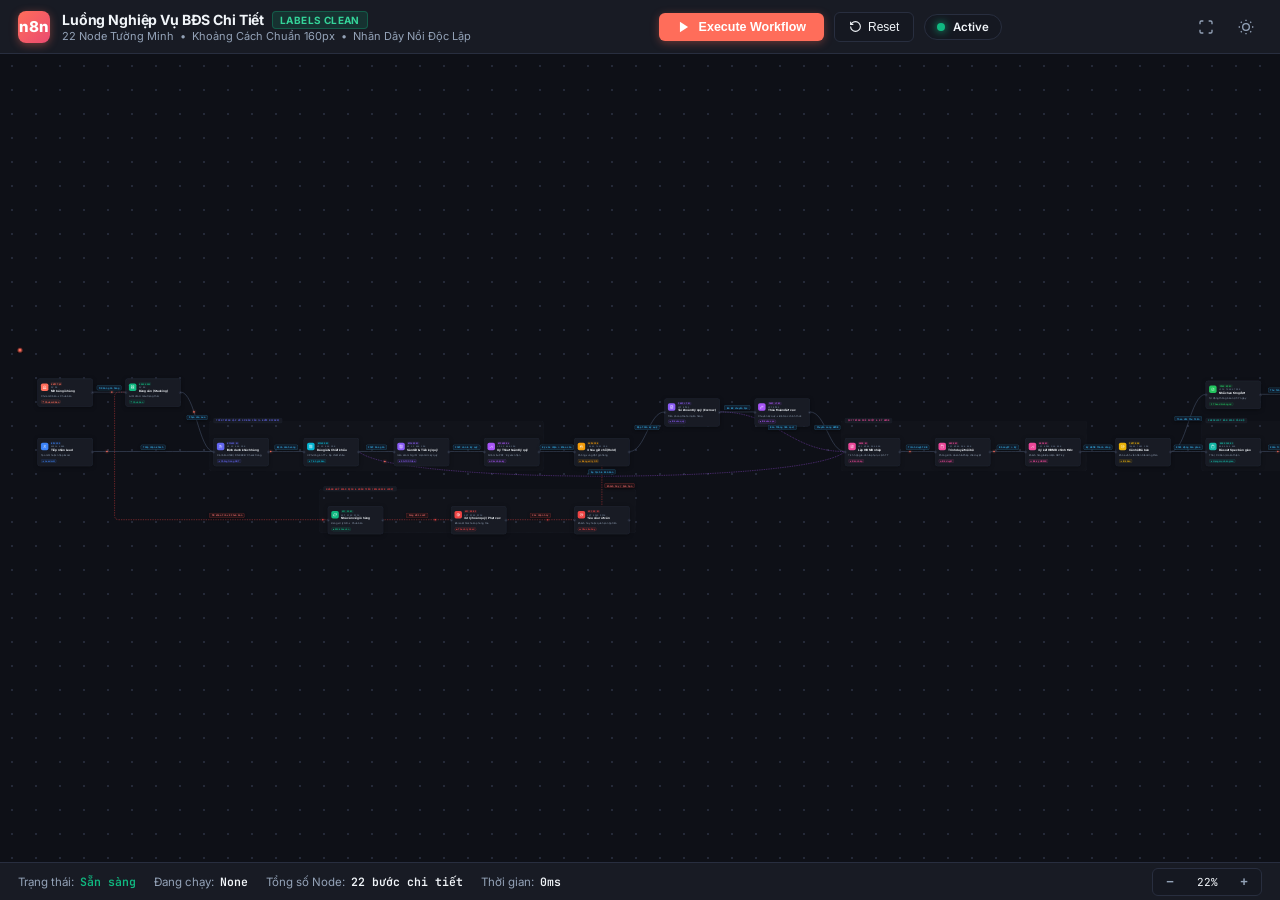
<file: flow/index.html>
<!doctype html>
<html lang="vi">
<head>
<meta charset="utf-8">
<meta name="viewport" content="width=device-width, initial-scale=1, viewport-fit=cover">
<title>CRM BĐS — n8n Chi Tiết Luồng Nghiệp Vụ (Fix Wire Labels)</title>
<link rel="preconnect" href="https://fonts.googleapis.com">
<link rel="preconnect" href="https://fonts.gstatic.com" crossorigin>
<link href="https://fonts.googleapis.com/css2?family=Inter:wght@400;500;600;700;800&family=JetBrains+Mono:wght@400;500;600&display=swap" rel="stylesheet">
<style>
/* === N8N DESIGN SYSTEM TOKENS === */
:root {
  --canvas-bg: #0e1017;
  --grid-dot: #242938;
  --surface: #181b24;
  --surface-hover: #1f2330;
  --surface-card: #151821;
  --border: #282e3f;
  --border-light: #373f55;
  --border-hover: #4e5873;
  
  --text-main: #f1f5f9;
  --text-muted: #94a3b8;
  --text-dim: #64748b;
  --text-mono: 'JetBrains Mono', monospace;
  --font-ui: 'Inter', -apple-system, BlinkMacSystemFont, 'Segoe UI', Roboto, sans-serif;
  
  /* n8n brand accents */
  --n8n-orange: #ff6d5a;
  --n8n-orange-dim: rgba(255, 109, 90, 0.15);
  
  /* Wire colors */
  --wire-idle: #3d475d;
  --wire-main: #4e5d78;
  --wire-active: #6366f1;
  --wire-danger: #ef4444;
  
  --shadow-node: 0 4px 20px -2px rgba(0, 0, 0, 0.5), 0 0 0 1px var(--border);
  --shadow-hover: 0 10px 30px -4px rgba(0, 0, 0, 0.7), 0 0 0 1.5px var(--n8n-orange);
}

[data-theme="light"] {
  --canvas-bg: #f8fafc;
  --grid-dot: #cbd5e1;
  --surface: #ffffff;
  --surface-hover: #f1f5f9;
  --surface-card: #f8fafc;
  --border: #e2e8f0;
  --border-light: #cbd5e1;
  --border-hover: #94a3b8;
  
  --text-main: #0f172a;
  --text-muted: #475569;
  --text-dim: #94a3b8;
  
  --wire-idle: #cbd5e1;
  --wire-main: #94a3b8;
  --shadow-node: 0 4px 16px -2px rgba(15, 23, 42, 0.08), 0 0 0 1px var(--border);
  --shadow-hover: 0 10px 24px -4px rgba(255, 109, 90, 0.25), 0 0 0 2px var(--n8n-orange);
}

* { box-sizing: border-box; margin: 0; padding: 0; }
html, body { width: 100%; height: 100%; overflow: hidden; background: var(--canvas-bg); color: var(--text-main); font-family: var(--font-ui); font-size: 13px; }

/* === TOP BAR === */
.topbar {
  position: fixed;
  top: 0; left: 0; right: 0;
  height: 54px;
  background: var(--surface);
  border-bottom: 1px solid var(--border);
  display: flex;
  align-items: center;
  justify-content: space-between;
  padding: 0 18px;
  z-index: 100;
  user-select: none;
}
.brand-group {
  display: flex;
  align-items: center;
  gap: 12px;
}
.n8n-logo {
  width: 32px; height: 32px;
  background: linear-gradient(135deg, #ff6d5a, #ea4b71);
  border-radius: 8px;
  display: grid;
  place-items: center;
  color: #fff;
  font-weight: 800;
  font-size: 15px;
  box-shadow: 0 2px 8px rgba(255, 109, 90, 0.4);
}
.workflow-title-wrap {
  display: flex;
  flex-direction: column;
}
.workflow-title {
  font-size: 14px;
  font-weight: 700;
  letter-spacing: -0.01em;
  display: flex;
  align-items: center;
  gap: 8px;
}
.badge-tag {
  font-size: 10px;
  font-weight: 700;
  padding: 2px 7px;
  border-radius: 4px;
  background: rgba(16, 185, 129, 0.15);
  color: #34d399;
  border: 1px solid rgba(16, 185, 129, 0.3);
  text-transform: uppercase;
  letter-spacing: 0.04em;
}
.workflow-sub {
  font-size: 11px;
  color: var(--text-muted);
  display: flex;
  align-items: center;
  gap: 6px;
}

.center-controls {
  display: flex;
  align-items: center;
  gap: 10px;
}
.btn-exec {
  display: flex;
  align-items: center;
  gap: 8px;
  padding: 7px 18px;
  background: var(--n8n-orange);
  color: #fff;
  border: none;
  border-radius: 6px;
  font-weight: 600;
  font-size: 12.5px;
  cursor: pointer;
  transition: all 0.15s ease;
  box-shadow: 0 2px 8px rgba(255, 109, 90, 0.35);
}
.btn-exec:hover {
  background: #ff5741;
  box-shadow: 0 4px 14px rgba(255, 109, 90, 0.5);
  transform: translateY(-1px);
}
.btn-exec.running {
  background: #f59e0b;
  box-shadow: 0 0 12px rgba(245, 158, 11, 0.5);
}
.btn-secondary {
  display: flex;
  align-items: center;
  gap: 6px;
  padding: 7px 14px;
  background: var(--surface-card);
  color: var(--text-main);
  border: 1px solid var(--border);
  border-radius: 6px;
  font-weight: 500;
  font-size: 12px;
  cursor: pointer;
  transition: all 0.15s ease;
}
.btn-secondary:hover {
  background: var(--surface-hover);
  border-color: var(--border-light);
}

.active-toggle {
  display: flex;
  align-items: center;
  gap: 8px;
  padding: 5px 12px;
  background: var(--surface-card);
  border: 1px solid var(--border);
  border-radius: 20px;
  font-size: 11.5px;
  font-weight: 600;
}
.active-dot {
  width: 8px; height: 8px;
  border-radius: 50%;
  background: #10b981;
  box-shadow: 0 0 8px #10b981;
  animation: pulse-dot 2s infinite;
}
@keyframes pulse-dot {
  0%, 100% { opacity: 1; transform: scale(1); }
  50% { opacity: 0.5; transform: scale(0.85); }
}

.right-controls {
  display: flex;
  align-items: center;
  gap: 8px;
}
.icon-btn {
  width: 32px; height: 32px;
  display: grid;
  place-items: center;
  border-radius: 6px;
  background: transparent;
  color: var(--text-muted);
  border: 1px solid transparent;
  cursor: pointer;
  transition: all 0.15s ease;
}
.icon-btn:hover {
  background: var(--surface-hover);
  color: var(--text-main);
  border-color: var(--border);
}
.icon-btn svg { width: 16px; height: 16px; }

/* === WORKFLOW CANVAS === */
.viewport {
  position: absolute;
  top: 54px; bottom: 38px; left: 0; right: 0;
  overflow: hidden;
  cursor: grab;
  background-color: var(--canvas-bg);
  background-image: radial-gradient(var(--grid-dot) 1.2px, transparent 1.2px);
  background-size: 24px 24px;
}
.viewport.grabbing { cursor: grabbing; user-select: none; }

.canvas-transform {
  position: absolute;
  left: 0; top: 0;
  transform-origin: 0 0;
}

/* === SECTION FRAME HIGHLIGHTS === */
.group-frame {
  position: absolute;
  border-radius: 14px;
  border: 1px dashed var(--border-light);
  background: rgba(255, 255, 255, 0.015);
  pointer-events: none;
  z-index: 5;
}
.group-title {
  position: absolute;
  top: -12px; left: 18px;
  padding: 3px 12px;
  background: var(--surface);
  border: 1px solid var(--border);
  border-radius: 6px;
  font-family: var(--text-mono);
  font-size: 10.5px;
  font-weight: 700;
  text-transform: uppercase;
  letter-spacing: 0.05em;
  color: var(--text-dim);
}

/* === SVG WIRE CONNECTIONS === */
svg.wire-layer {
  position: absolute;
  left: 0; top: 0;
  overflow: visible;
  pointer-events: none;
  z-index: 10;
}
.wire {
  fill: none;
  stroke: var(--wire-idle);
  stroke-width: 2.2;
  transition: stroke 0.2s ease, stroke-width 0.2s ease;
}
.wire.w-main {
  stroke: var(--wire-main);
}
.wire.w-alt {
  stroke: #a855f7;
  stroke-dasharray: 4 4;
  opacity: 0.85;
}
.wire.w-danger, .wire.w-back {
  stroke: var(--wire-danger);
  stroke-dasharray: 6 5;
  opacity: 0.85;
}

/* Glowing laser pulses */
.pulse-circle {
  fill: #818cf8;
  filter: drop-shadow(0 0 5px #6366f1);
}
.pulse-circle.p-danger {
  fill: #ef4444;
  filter: drop-shadow(0 0 6px #ef4444);
}
.pulse-circle.p-main {
  fill: var(--n8n-orange);
  filter: drop-shadow(0 0 6px var(--n8n-orange));
}

/* === WIRE LABELS (FIX ĐÈ LỖI & NẰM GỌN TRÊN ĐƯỜNG NỐI) === */
.wire-badge {
  position: absolute;
  padding: 3px 10px;
  border-radius: 6px;
  background: var(--surface);
  border: 1px solid var(--border-light);
  color: var(--text-main);
  font-family: var(--text-mono);
  font-size: 10.5px;
  font-weight: 600;
  white-space: nowrap;
  pointer-events: none;
  box-shadow: 0 4px 12px rgba(0, 0, 0, 0.5), 0 0 0 1px rgba(255, 255, 255, 0.04);
  z-index: 35;
  line-height: 1.4;
  transition: opacity 0.2s ease;
}
.wire-badge.b-danger {
  color: #f87171;
  border-color: rgba(239, 68, 68, 0.5);
  background: #201317;
}
[data-theme="light"] .wire-badge.b-danger {
  background: #fef2f2;
  border-color: #fca5a5;
  color: #dc2626;
}
.wire-badge.b-main {
  color: #38bdf8;
  border-color: rgba(56, 189, 248, 0.4);
  background: #111e2e;
}
[data-theme="light"] .wire-badge.b-main {
  background: #f0f9ff;
  border-color: #bae6fd;
  color: #0284c7;
}

/* === N8N NODE CARD COMPONENT === */
.n8n-node {
  position: absolute;
  width: 250px;
  background: var(--surface);
  border: 1px solid var(--border);
  border-radius: 10px;
  box-shadow: var(--shadow-node);
  transition: transform 0.15s ease, box-shadow 0.15s ease, border-color 0.15s ease;
  cursor: pointer;
  user-select: none;
  z-index: 20;
}
.n8n-node:hover {
  border-color: var(--n8n-orange);
  box-shadow: var(--shadow-hover);
  transform: translateY(-2px);
}
.n8n-node.selected {
  border-color: var(--n8n-orange);
  box-shadow: 0 0 0 2px var(--n8n-orange), 0 8px 24px rgba(255, 109, 90, 0.35);
}
.n8n-node.exec-running {
  border-color: #f59e0b;
  box-shadow: 0 0 0 2px #f59e0b, 0 0 20px rgba(245, 158, 11, 0.5);
  animation: node-pulse 0.9s infinite alternate;
}
.n8n-node.exec-success {
  border-color: #10b981;
  box-shadow: 0 0 0 1.5px #10b981, 0 4px 16px rgba(16, 185, 129, 0.25);
}
@keyframes node-pulse {
  from { transform: scale(1); }
  to { transform: scale(1.025); }
}

/* Node Ports */
.port {
  position: absolute;
  top: 50%;
  width: 12px; height: 12px;
  border-radius: 50%;
  background: var(--surface);
  border: 2px solid var(--border-light);
  transform: translateY(-50%);
  z-index: 25;
  transition: all 0.15s ease;
}
.port::after {
  content: "";
  position: absolute;
  inset: 2px;
  border-radius: 50%;
  background: var(--text-dim);
  transition: all 0.15s ease;
}
.port-in { left: -6px; }
.port-out { right: -6px; }
.n8n-node:hover .port,
.n8n-node.selected .port {
  border-color: var(--n8n-orange);
}
.n8n-node:hover .port::after,
.n8n-node.selected .port::after {
  background: var(--n8n-orange);
}
.n8n-node.exec-success .port { border-color: #10b981; }
.n8n-node.exec-success .port::after { background: #10b981; }

/* Node Header & Body */
.node-content {
  padding: 12px 14px;
}
.node-top {
  display: flex;
  align-items: center;
  gap: 10px;
}
.node-icon-box {
  flex: 0 0 34px;
  width: 34px; height: 34px;
  border-radius: 8px;
  display: grid;
  place-items: center;
  color: #fff;
  transition: transform 0.15s ease;
}
.n8n-node:hover .node-icon-box {
  transform: scale(1.08);
}
.node-icon-box svg {
  width: 18px; height: 18px;
}
.node-headings {
  flex: 1;
  min-width: 0;
}
.node-step-tag {
  display: inline-block;
  font-family: var(--text-mono);
  font-size: 9px;
  font-weight: 700;
  text-transform: uppercase;
  letter-spacing: 0.05em;
  padding: 1px 4px;
  border-radius: 3px;
  margin-bottom: 2px;
}
.node-module {
  font-family: var(--text-mono);
  font-size: 9.5px;
  font-weight: 600;
  text-transform: uppercase;
  letter-spacing: 0.05em;
  color: var(--text-dim);
  white-space: nowrap;
  overflow: hidden;
  text-overflow: ellipsis;
}
.node-name {
  font-size: 13.5px;
  font-weight: 700;
  color: var(--text-main);
  white-space: nowrap;
  overflow: hidden;
  text-overflow: ellipsis;
  line-height: 1.3;
}
.node-sub {
  margin-top: 8px;
  font-size: 11px;
  color: var(--text-muted);
  line-height: 1.35;
  display: -webkit-box;
  -webkit-line-clamp: 2;
  -webkit-box-orient: vertical;
  overflow: hidden;
}
.node-footer {
  margin-top: 10px;
  display: flex;
  align-items: center;
  justify-content: space-between;
  gap: 6px;
}
.node-chip {
  display: inline-flex;
  align-items: center;
  gap: 5px;
  padding: 2px 7px;
  border-radius: 12px;
  font-size: 10px;
  font-weight: 600;
  background: var(--surface-hover);
  color: var(--text-muted);
  border: 1px solid var(--border);
  white-space: nowrap;
}
.node-chip-dot {
  width: 5px; height: 5px;
  border-radius: 50%;
  background: currentColor;
}

/* Node Execution Duration Badge */
.node-exec-badge {
  position: absolute;
  top: -8px; right: 10px;
  background: #10b981;
  color: #fff;
  font-family: var(--text-mono);
  font-size: 9.5px;
  font-weight: 600;
  padding: 1px 6px;
  border-radius: 10px;
  display: none;
  align-items: center;
  gap: 4px;
  box-shadow: 0 2px 6px rgba(16, 185, 129, 0.4);
  z-index: 30;
}
.node-exec-badge.show { display: inline-flex; }

/* === BOTTOM STATUS / EXECUTION CONSOLE === */
.bottom-panel {
  position: fixed;
  bottom: 0; left: 0; right: 0;
  height: 38px;
  background: var(--surface);
  border-top: 1px solid var(--border);
  display: flex;
  align-items: center;
  justify-content: space-between;
  padding: 0 18px;
  font-size: 11.5px;
  z-index: 90;
  user-select: none;
}
.status-left {
  display: flex;
  align-items: center;
  gap: 18px;
}
.stat-item {
  display: flex;
  align-items: center;
  gap: 6px;
  color: var(--text-muted);
}
.stat-val {
  font-family: var(--text-mono);
  font-weight: 600;
  color: var(--text-main);
}
.zoom-controls {
  display: flex;
  align-items: center;
  gap: 4px;
  background: var(--surface-card);
  padding: 2px 6px;
  border-radius: 6px;
  border: 1px solid var(--border);
}
.zoom-btn {
  background: none;
  border: none;
  color: var(--text-muted);
  width: 22px; height: 22px;
  border-radius: 4px;
  font-size: 13px;
  font-weight: 600;
  cursor: pointer;
  display: grid;
  place-items: center;
}
.zoom-btn:hover {
  background: var(--surface-hover);
  color: var(--text-main);
}
.zoom-val {
  font-family: var(--text-mono);
  font-size: 11px;
  width: 44px;
  text-align: center;
  color: var(--text-main);
}

/* === DETAIL INSPECTOR MODAL === */
.inspector-overlay {
  position: fixed;
  inset: 0;
  background: rgba(0, 0, 0, 0.65);
  backdrop-filter: blur(4px);
  z-index: 150;
  display: none;
  align-items: center;
  justify-content: center;
}
.inspector-overlay.open { display: flex; }
.inspector-card {
  width: 660px;
  max-width: 90vw;
  max-height: 84vh;
  background: var(--surface);
  border: 1px solid var(--border-light);
  border-radius: 12px;
  box-shadow: 0 20px 40px rgba(0,0,0,0.6);
  display: flex;
  flex-direction: column;
  overflow: hidden;
  animation: modal-up 0.2s cubic-bezier(0.16, 1, 0.3, 1);
}
@keyframes modal-up {
  from { opacity: 0; transform: translateY(12px) scale(0.98); }
  to { opacity: 1; transform: translateY(0) scale(1); }
}
.inspector-header {
  padding: 16px 20px;
  border-bottom: 1px solid var(--border);
  display: flex;
  align-items: center;
  justify-content: space-between;
  background: var(--surface-card);
}
.insp-title-row {
  display: flex;
  align-items: center;
  gap: 12px;
}
.insp-icon {
  width: 38px; height: 38px;
  border-radius: 8px;
  display: grid;
  place-items: center;
  color: #fff;
}
.insp-icon svg { width: 20px; height: 20px; }
.insp-name {
  font-size: 16px;
  font-weight: 700;
}
.insp-sub {
  font-size: 12px;
  color: var(--text-muted);
}
.close-btn {
  background: none;
  border: none;
  color: var(--text-muted);
  width: 32px; height: 32px;
  border-radius: 6px;
  cursor: pointer;
  display: grid;
  place-items: center;
  font-size: 18px;
}
.close-btn:hover { background: var(--surface-hover); color: var(--text-main); }
.inspector-tabs {
  display: flex;
  gap: 20px;
  padding: 0 20px;
  border-bottom: 1px solid var(--border);
  background: var(--surface);
}
.insp-tab {
  padding: 10px 0;
  font-size: 12px;
  font-weight: 600;
  color: var(--text-muted);
  cursor: pointer;
  border-bottom: 2px solid transparent;
}
.insp-tab.active {
  color: var(--n8n-orange);
  border-bottom-color: var(--n8n-orange);
}
.inspector-body {
  padding: 20px;
  overflow-y: auto;
  font-size: 13px;
  line-height: 1.6;
}
.json-preview {
  background: #090b10;
  border: 1px solid var(--border);
  border-radius: 8px;
  padding: 14px;
  font-family: var(--text-mono);
  font-size: 11.5px;
  color: #38bdf8;
  overflow-x: auto;
  white-space: pre-wrap;
}
.meta-grid {
  display: grid;
  grid-template-columns: 140px 1fr;
  gap: 10px 16px;
  margin-bottom: 16px;
}
.meta-label {
  color: var(--text-dim);
  font-weight: 600;
  font-size: 11.5px;
  text-transform: uppercase;
}
.meta-val {
  color: var(--text-main);
  font-weight: 500;
}
</style>
</head>
<body>

<!-- TOP NAV BAR -->
<header class="topbar">
  <div class="brand-group">
    <div class="n8n-logo">n8n</div>
    <div class="workflow-title-wrap">
      <div class="workflow-title">
        Luồng Nghiệp Vụ BĐS Chi Tiết
        <span class="badge-tag">Labels Clean</span>
      </div>
      <div class="workflow-sub">
        <span>22 Node Tường Minh</span>
        <span>•</span>
        <span>Khoảng Cách Chuẩn 160px</span>
        <span>•</span>
        <span>Nhãn Dây Nổi Độc Lập</span>
      </div>
    </div>
  </div>

  <div class="center-controls">
    <button class="btn-exec" id="btnRun" title="Chạy mô phỏng toàn bộ luồng">
      <svg width="14" height="14" viewBox="0 0 24 24" fill="currentColor"><polygon points="5 3 19 12 5 21 5 3"/></svg>
      <span id="btnRunText">Execute Workflow</span>
    </button>
    <button class="btn-secondary" id="btnReset" title="Đặt lại trạng thái">
      <svg width="13" height="13" viewBox="0 0 24 24" fill="none" stroke="currentColor" stroke-width="2"><path d="M3 12a9 9 0 1 0 9-9 9.75 9.75 0 0 0-6.74 2.74L3 8"/><path d="M3 3v5h5"/></svg>
      Reset
    </button>
    <div class="active-toggle">
      <div class="active-dot"></div>
      Active
    </div>
  </div>

  <div class="right-controls">
    <button class="icon-btn" id="btnFit" title="Căn vừa toàn cảnh">
      <svg viewBox="0 0 24 24" fill="none" stroke="currentColor" stroke-width="2"><path d="M8 3H5a2 2 0 0 0-2 2v3m18 0V5a2 2 0 0 0-2-2h-3m0 18h3a2 2 0 0 0 2-2v-3M3 16v3a2 2 0 0 0 2 2h3"/></svg>
    </button>
    <button class="icon-btn" id="btnTheme" title="Chuyển chế độ Sáng / Tối">
      <svg viewBox="0 0 24 24" fill="none" stroke="currentColor" stroke-width="2"><circle cx="12" cy="12" r="5"/><path d="M12 1v2M12 21v2M4.22 4.22l1.42 1.42M18.36 18.36l1.42 1.42M1 12h2M21 12h2M4.22 19.78l1.42-1.42M18.36 5.64l1.42-1.42"/></svg>
    </button>
  </div>
</header>

<!-- INFINITE CANVAS VIEWPORT -->
<div class="viewport" id="viewport">
  <div class="canvas-transform" id="canvas">
    <!-- Group frame visual outlines -->
    <div class="group-frame" style="left: 860px; top: 320px; width: 1520px; height: 230px;">
      <span class="group-title" style="color: #6366f1;">Tiến trình Lập hồ sơ bán căn (4 bước Wizard)</span>
    </div>
    <div class="group-frame" style="left: 1360px; top: 630px; width: 1440px; height: 200px;">
      <span class="group-title" style="color: #ef4444;">Nhánh Huỷ giao dịch & Hoàn tiền (Rollback Loop)</span>
    </div>
    <div class="group-frame" style="left: 3730px; top: 320px; width: 1120px; height: 230px;">
      <span class="group-title" style="color: #ec4899;">Quy trình Phê duyệt & Ký HĐMB</span>
    </div>
    <div class="group-frame" style="left: 5370px; top: 320px; width: 1120px; height: 230px;">
      <span class="group-title" style="color: #14b8a6;">Checklist Bàn giao căn hộ</span>
    </div>

    <!-- SVG Connections Layer -->
    <svg class="wire-layer" id="svgWire"></svg>
    <!-- HTML Nodes Container -->
    <div id="nodesContainer"></div>
  </div>
</div>

<!-- BOTTOM STATUS STRIP -->
<footer class="bottom-panel">
  <div class="status-left">
    <div class="stat-item">
      <span>Trạng thái:</span>
      <span class="stat-val" id="statStatus" style="color: #10b981;">Sẵn sàng</span>
    </div>
    <div class="stat-item">
      <span>Đang chạy:</span>
      <span class="stat-val" id="statActiveNode">None</span>
    </div>
    <div class="stat-item">
      <span>Tổng số Node:</span>
      <span class="stat-val">22 bước chi tiết</span>
    </div>
    <div class="stat-item">
      <span>Thời gian:</span>
      <span class="stat-val" id="statDuration">0ms</span>
    </div>
  </div>
  
  <div class="zoom-controls">
    <button class="zoom-btn" id="btnZoomOut">−</button>
    <span class="zoom-val" id="lblZoom">100%</span>
    <button class="zoom-btn" id="btnZoomIn">+</button>
  </div>
</footer>

<!-- NODE INSPECTOR MODAL -->
<div class="inspector-overlay" id="inspectorOverlay">
  <div class="inspector-card">
    <div class="inspector-header">
      <div class="insp-title-row">
        <div class="insp-icon" id="inspIcon"></div>
        <div>
          <div class="insp-name" id="inspName">Node Title</div>
          <div class="insp-sub" id="inspModule">MODULE</div>
        </div>
      </div>
      <button class="close-btn" id="btnCloseInspector">&times;</button>
    </div>
    <div class="inspector-tabs">
      <div class="insp-tab active" data-tab="tab-params">Thông số & Quy tắc</div>
      <div class="insp-tab" data-tab="tab-json">Payload JSON</div>
    </div>
    <div class="inspector-body">
      <div id="tab-params">
        <div class="meta-grid">
          <div class="meta-label">Mã Node:</div>
          <div class="meta-val" id="inspId">id</div>
          <div class="meta-label">Phân hệ CRM:</div>
          <div class="meta-val" id="inspMod">module</div>
          <div class="meta-label">Hành động:</div>
          <div class="meta-val" id="inspAction">action</div>
          <div class="meta-label">Mục tiêu nghiệp vụ:</div>
          <div class="meta-val" id="inspDesc">desc</div>
          <div class="meta-label">Trạng thái gắn:</div>
          <div class="meta-val" id="inspChip">chip</div>
          <div class="meta-label">Đầu vào (Upstream):</div>
          <div class="meta-val" id="inspIn">in</div>
          <div class="meta-label">Đầu ra (Downstream):</div>
          <div class="meta-val" id="inspOut">out</div>
        </div>
      </div>
      <div id="tab-json" style="display: none;">
        <pre class="json-preview" id="inspJson">{}</pre>
      </div>
    </div>
  </div>
</div>

<script>
(() => {
  "use strict";

  /* === SVG ICONS === */
  const ICONS = {
    build: '<path d="M3 21h18M5 21V7l7-4 7 4v14M9 21v-5h6v5M9 10h.01M15 10h.01"/>',
    grid: '<rect x="3" y="3" width="7" height="7" rx="1"/><rect x="14" y="3" width="7" height="7" rx="1"/><rect x="3" y="14" width="7" height="7" rx="1"/><rect x="14" y="14" width="7" height="7" rx="1"/>',
    user: '<circle cx="12" cy="8" r="4"/><path d="M4 21c1.5-4 4.5-6 8-6s6.5 2 8 6"/>',
    userCheck: '<path d="M16 21v-2a4 4 0 0 0-4-4H6a4 4 0 0 0-4 4v2"/><circle cx="9" cy="7" r="4"/><polyline points="16 11 18 13 22 9"/>',
    calculator: '<rect x="4" y="2" width="16" height="20" rx="2"/><line x1="8" y1="6" x2="16" y2="6"/><line x1="16" y1="14" x2="16" y2="18"/><path d="M16 10h.01M12 10h.01M8 10h.01M12 14h.01M8 14h.01M12 18h.01M8 18h.01"/>',
    building: '<rect x="4" y="2" width="16" height="20" rx="2"/><path d="M9 22v-4h6v4M8 6h.01M16 6h.01M8 10h.01M16 10h.01M8 14h.01M16 14h.01"/>',
    signature: '<path d="M3 19c3.5-2 6.5-1 8.5-4s1.5-6 4-6 4 3 6 3"/><path d="M21 19c-2 0-3-1-4-2"/>',
    lock: '<rect x="4" y="11" width="16" height="10" rx="2"/><path d="M8 11V7a4 4 0 0 1 8 0v4"/>',
    doc: '<path d="M14 3H6a1 1 0 0 0-1 1v16a1 1 0 0 0 1 1h12a1 1 0 0 0 1-1V8z"/><path d="M14 3v5h5M9 13h6M9 17h6"/>',
    pen: '<path d="M4 20h4L19 9l-4-4L4 16z"/><path d="M13 7l4 4"/>',
    check: '<circle cx="12" cy="12" r="9"/><path d="M8 12l3 3 5-6"/>',
    coin: '<circle cx="12" cy="12" r="9"/><path d="M15 9c-.5-1-1.6-1.5-3-1.5-1.7 0-3 .8-3 2s1.3 1.8 3 2.2 3 1 3 2.3-1.3 2-3 2c-1.4 0-2.6-.6-3-1.6M12 6v1.5M12 16.5V18"/>',
    key: '<circle cx="8" cy="15" r="4"/><path d="M11 12l9-9M17 6l3 3M15 8l2 2"/>',
    swap: '<path d="M4 8h14l-3-3M20 16H6l3 3"/>',
    x: '<circle cx="12" cy="12" r="9"/><path d="M9 9l6 6M15 9l-6 6"/>',
    refresh: '<path d="M23 4v6h-6M1 20v-6h6"/><path d="M3.51 9a9 9 0 0 1 14.85-3.36L23 10M1 14l4.64 4.36A9 9 0 0 0 20.49 15"/>',
    clipboard: '<path d="M16 4h2a2 2 0 0 1 2 2v14a2 2 0 0 1-2 2H6a2 2 0 0 1-2-2V6a2 2 0 0 1 2-2h2"/><rect x="8" y="2" width="8" height="4" rx="1"/>',
    gift: '<polyline points="20 12 20 22 4 22 4 12"/><rect x="2" y="7" width="20" height="5"/><line x1="12" y1="22" x2="12" y2="7"/><path d="M12 7H7.5a2.5 2.5 0 0 1 0-5C11 2 12 7 12 7z"/><path d="M12 7h4.5a2.5 2.5 0 0 0 0-5C13 2 12 7 12 7z"/>',
    bell: '<path d="M18 8A6 6 0 0 0 6 8c0 7-3 9-3 9h18s-3-2-3-9M13.73 21a2 2 0 0 1-3.46 0"/>'
  };

  /* === 22 UNBUNDLED NODES WITH SPACIOUS 160px GAPS === */
  const NODES = [
    // --- 1. MỞ BÁN & TIẾP NHẬN ---
    {
      id: "proj",
      stepTag: "KHỞI TẠO",
      mod: "Dự án",
      t: "Mở bán giỏ hàng",
      sub: "Chưa mở bán → Chưa bán",
      chip: "Chưa mở bán",
      color: "#ff6d5a",
      ic: "build",
      x: 80, y: 130,
      hasIn: false, hasOut: true,
      desc: "Kích hoạt giỏ hàng căn hộ từ trạng thái Chưa mở bán sang Chưa bán để đưa lên bảng hàng phục vụ kinh doanh."
    },
    {
      id: "grid",
      stepTag: "BẢNG HÀNG",
      mod: "Dự án",
      t: "Bảng căn (Stacking)",
      sub: "Lưới căn 4 màu trạng thái",
      chip: "Chưa bán",
      color: "#10b981",
      ic: "grid",
      x: 480, y: 130,
      hasIn: true, hasOut: true,
      desc: "Sơ đồ xếp chồng (Stacking Plan) hiển thị trực quan toàn bộ căn hộ, lọc theo toà, tầng, hướng và khoảng giá."
    },
    {
      id: "cust",
      stepTag: "ĐẦU VÀO",
      mod: "Khách hàng",
      t: "Tiếp nhận Lead",
      sub: "Tạo mới hoặc nhập Excel",
      chip: "Lead mới",
      color: "#3b82f6",
      ic: "user",
      x: 80, y: 400,
      hasIn: false, hasOut: true,
      desc: "Tiếp nhận thông tin khách hàng từ các kênh marketing, sự kiện mở bán hoặc nhập danh sách từ file Excel."
    },

    // --- 2. TIẾN TRÌNH LẬP HỒ SƠ BÁN CĂN (4 BƯỚC WIZARD) ---
    {
      id: "s1_cust",
      stepTag: "WIZARD B1",
      mod: "Hồ sơ bán căn",
      t: "Định danh khách hàng",
      sub: "Cá nhân 41KB / DN 88KB · Check trùng",
      chip: "Chống trùng SĐT",
      color: "#6366f1",
      ic: "userCheck",
      x: 880, y: 400,
      hasIn: true, hasOut: true,
      desc: "Điền form thông tin định danh người mua, kiểm tra trùng số điện thoại / CCCD / MST để bảo vệ quyền môi giới."
    },
    {
      id: "s2_quote",
      stepTag: "WIZARD B2",
      mod: "Hồ sơ bán căn",
      t: "Báo giá & Chiết khấu",
      sub: "3 Phương án TT + Áp chiết khấu",
      chip: "Tính giá bán",
      color: "#06b6d4",
      ic: "calculator",
      x: 1290, y: 400,
      hasIn: true, hasOut: true,
      desc: "Chọn phương thức thanh toán (Tiến độ / Nhanh / Vay NH), áp dụng chiết khấu mở bán và tính tổng giá có VAT."
    },
    {
      id: "s3_trans",
      stepTag: "WIZARD B3",
      mod: "Hồ sơ bán căn",
      t: "Sàn GD & Tiền ký quỹ",
      sub: "Gán sàn môi giới · Hạn mức ký quỹ",
      chip: "50–100 triệu",
      color: "#8b5cf6",
      ic: "building",
      x: 1700, y: 400,
      hasIn: true, hasOut: true,
      desc: "Xác nhận sàn giao dịch phụ trách, số tiền nộp ký quỹ và ngày hẹn nộp tiền vào tài khoản phong tỏa."
    },
    {
      id: "s4_sign",
      stepTag: "WIZARD B4",
      mod: "Hồ sơ bán căn",
      t: "Ký Thỏa thuận Ký quỹ",
      sub: "Sinh mẫu PDF · Ký xác nhận",
      chip: "Xác nhận ký",
      color: "#a855f7",
      ic: "signature",
      x: 2110, y: 400,
      hasIn: true, hasOut: true,
      desc: "Sinh văn bản Thỏa thuận Ký quỹ hoàn chỉnh, khách hàng và nhân viên ký xác nhận để hoàn tất hồ sơ bán."
    },

    // --- 3. KHÓA CĂN & NHÁNH HỦY ---
    {
      id: "hold",
      stepTag: "KHÓA CĂN",
      mod: "Trạng thái căn",
      t: "Khóa giữ chỗ (Hold)",
      sub: "Chống xung đột giỏ hàng",
      chip: "Đang xử lý GD",
      color: "#f59e0b",
      ic: "lock",
      x: 2520, y: 400,
      hasIn: true, hasOut: true,
      desc: "Căn hộ lập tức đổi sang màu vàng (Đang xử lý GD). Khóa toàn hệ thống để các sàn khác không thể chọn mua đè."
    },
    {
      id: "cancel_req",
      stepTag: "HỦY GD B1",
      mod: "Huỷ giao dịch",
      t: "Yêu cầu rút căn",
      sub: "Khách hủy hoặc quá hạn nộp tiền",
      chip: "Yêu cầu hủy",
      color: "#ef4444",
      ic: "x",
      x: 2520, y: 710,
      hasIn: true, hasOut: true,
      desc: "Ghi nhận lý do hủy giao dịch từ khách hàng hoặc hệ thống tự động kích hoạt hủy do quá hạn nộp tiền 24h–48h."
    },
    {
      id: "cancel_proc",
      stepTag: "HỦY GD B2",
      mod: "Huỷ giao dịch",
      t: "Xử lý hoàn quỹ / Phạt cọc",
      sub: "Đối soát tài khoản phong tỏa",
      chip: "Thanh lý hồ sơ",
      color: "#ef4444",
      ic: "coin",
      x: 1960, y: 710,
      hasIn: true, hasOut: true,
      desc: "Thực hiện thủ tục hoàn trả tiền ký quỹ hoặc tịch thu tiền cọc theo điều khoản thỏa thuận đã ký."
    },
    {
      id: "cancel_rel",
      stepTag: "HỦY GD B3",
      mod: "Huỷ giao dịch",
      t: "Nhả căn về giỏ hàng",
      sub: "Đang xử lý GD → Chưa bán",
      chip: "Mở khóa căn",
      color: "#10b981",
      ic: "refresh",
      x: 1400, y: 710,
      hasIn: true, hasOut: true,
      desc: "Xóa liên kết khách hàng, mở khóa căn hộ và trả ngược về Bảng căn để mở bán lại cho khách khác."
    },

    // --- 4. PHÁP LÝ KÝ QUỸ & ĐẶT CỌC ---
    {
      id: "stage_escrow",
      stepTag: "PHÁP LÝ B1",
      mod: "Hợp đồng",
      t: "Tài khoản Ký quỹ (Escrow)",
      sub: "Tiền phong tỏa tại ngân hàng",
      chip: "Đã vào quỹ",
      color: "#8b5cf6",
      ic: "doc",
      x: 2930, y: 220,
      hasIn: true, hasOut: true,
      desc: "Tiền ký quỹ đã vào tài khoản phong tỏa của chủ đầu tư tại ngân hàng liên kết, bảo đảm quyền ưu tiên mua."
    },
    {
      id: "stage_deposit",
      stepTag: "PHÁP LÝ B2",
      mod: "Hợp đồng",
      t: "Thỏa thuận đặt cọc",
      sub: "Chuyển Ký quỹ → Đặt cọc chính thức",
      chip: "Đã vào cọc",
      color: "#a855f7",
      ic: "pen",
      x: 3340, y: 220,
      hasIn: true, hasOut: true,
      desc: "Khi dự án đủ điều kiện giao kết, khoản ký quỹ được giải tỏa và chuyển thành Hợp đồng đặt cọc chính thức."
    },

    // --- 5. QUY TRÌNH HĐMB (3 BƯỚC DUYỆT & KÝ) ---
    {
      id: "hdmb_draft",
      stepTag: "HĐMB B1",
      mod: "Hợp đồng mua bán",
      t: "Lập HĐMB nháp",
      sub: "Tích hợp giá, căn & phụ lục lịch TT",
      chip: "Bản nháp",
      color: "#ec4899",
      ic: "doc",
      x: 3750, y: 400,
      hasIn: true, hasOut: true,
      desc: "Hệ thống tự động đổ thông tin khách hàng, số căn, giá trị thanh toán và phụ lục các đợt thu vào mẫu HĐMB."
    },
    {
      id: "hdmb_review",
      stepTag: "HĐMB B2",
      mod: "Hợp đồng mua bán",
      t: "Trình duyệt nội bộ",
      sub: "Phòng kinh doanh & Pháp chế duyệt",
      chip: "Đã duyệt",
      color: "#ec4899",
      ic: "clipboard",
      x: 4160, y: 400,
      hasIn: true, hasOut: true,
      desc: "Hồ sơ được rà soát nội bộ qua các cấp thẩm quyền, kiểm tra chính sách chiết khấu và phê duyệt xuất bản in."
    },
    {
      id: "hdmb_sign",
      stepTag: "HĐMB B3",
      mod: "Hợp đồng mua bán",
      t: "Ký kết HĐMB chính thức",
      sub: "Khách hàng & Đại diện CĐT ký",
      chip: "Đã ký HĐMB",
      color: "#ec4899",
      ic: "signature",
      x: 4570, y: 400,
      hasIn: true, hasOut: true,
      desc: "Hai bên hoàn tất ký kết HĐMB giấy hoặc ký số eSign, đóng dấu pháp nhân của Chủ đầu tư."
    },
    {
      id: "sold",
      stepTag: "CHỐT BÁN",
      mod: "Trạng thái căn",
      t: "Căn hộ Đã bán",
      sub: "Khóa vĩnh viễn trên Stacking Plan",
      chip: "Đã bán",
      color: "#eab308",
      ic: "check",
      x: 4980, y: 400,
      hasIn: true, hasOut: true,
      desc: "Căn hộ chuyển sang màu đỏ (Đã bán). Hoàn tất giai đoạn bán hàng và chuyển sang quản lý sau bán."
    },

    // --- 6. HẬU MÃI & SAU BÁN ---
    {
      id: "pay_due",
      stepTag: "CÔNG NỢ B1",
      mod: "Lịch thanh toán",
      t: "Nhắc hạn từng đợt",
      sub: "Tự động thông báo nợ T-7 ngày",
      chip: "Theo dõi công nợ",
      color: "#22c55e",
      ic: "bell",
      x: 5390, y: 140,
      hasIn: true, hasOut: true,
      desc: "Hệ thống tự động quét các đợt thu theo tiến độ xây dựng hoặc lịch giải ngân ngân hàng để gửi thông báo cho khách."
    },
    {
      id: "pay_rcpt",
      stepTag: "CÔNG NỢ B2",
      mod: "Lịch thanh toán",
      t: "Ghi nhận thu & Phiếu thu",
      sub: "Đối soát sao kê · Xuất phiếu PDF",
      chip: "Đã thu tiền",
      color: "#22c55e",
      ic: "coin",
      x: 5800, y: 140,
      hasIn: true, hasOut: false,
      desc: "Xác nhận tiền về tài khoản, cập nhật công nợ còn lại và xuất phiếu thu tiền điện tử gửi cho người mua."
    },
    {
      id: "handover_spec",
      stepTag: "BÀN GIAO B1",
      mod: "Bàn giao nhà",
      t: "Rà soát Spec bàn giao",
      sub: "Thô / Cơ bản / Hoàn thiện",
      chip: "Hạng mục bàn giao",
      color: "#14b8a6",
      ic: "clipboard",
      x: 5390, y: 400,
      hasIn: true, hasOut: true,
      desc: "Kiểm tra tiêu chuẩn bàn giao cam kết trong HĐMB của căn hộ (sàn, trần, thiết bị vệ sinh, điều hòa, tủ bếp)."
    },
    {
      id: "handover_snag",
      stepTag: "BÀN GIAO B2",
      mod: "Bàn giao nhà",
      t: "Nghiệm thu Snagging",
      sub: "Checklist lỗi & Khắc phục",
      chip: "Biên bản lỗi",
      color: "#14b8a6",
      ic: "key",
      x: 5800, y: 400,
      hasIn: true, hasOut: true,
      desc: "Cùng khách hàng kiểm tra thực tế căn hộ, chụp ảnh ghi nhận các lỗi nhỏ (snagging) và hẹn ngày nhà thầu xử lý."
    },
    {
      id: "handover_act",
      stepTag: "BÀN GIAO B3",
      mod: "Bàn giao nhà",
      t: "Bàn giao chìa khóa & Quà",
      sub: "Chỉ số điện nước · Thẻ từ · Quà tặng",
      chip: "Đã nhận nhà",
      color: "#14b8a6",
      ic: "gift",
      x: 6210, y: 400,
      hasIn: true, hasOut: true,
      desc: "Ký biên bản bàn giao, chốt số đồng hồ điện nước, bàn giao bộ chìa khóa/thẻ từ và trao gói quà tân gia (0,1% giá trị căn)."
    },
    {
      id: "transfer",
      stepTag: "HẬU MÃI",
      mod: "Hồ sơ căn",
      t: "Chuyển nhượng HĐMB",
      sub: "Đổi chủ hợp đồng có công chứng",
      chip: "Đổi chủ sở hữu",
      color: "#0ea5e9",
      ic: "swap",
      x: 6210, y: 620,
      hasIn: true, hasOut: false,
      desc: "Hỗ trợ khách hàng thủ tục chuyển nhượng hợp đồng mua bán sang tên người mua thứ cấp theo quy định pháp luật."
    }
  ];

  /* === 26 CONNECTIONS TƯỜNG MINH === */
  const EDGES = [
    // Khởi tạo & Chọn căn
    { from: "proj", to: "grid", type: "main", label: "Mở bán giỏ hàng" },
    { from: "grid", to: "s1_cust", type: "main", label: "Chọn căn mua" },
    { from: "cust", to: "s1_cust", type: "main", label: "Tiếp nhận khách" },

    // Chuỗi 4 bước con trong Wizard bán căn
    { from: "s1_cust", to: "s2_quote", type: "main", label: "Định danh xong" },
    { from: "s2_quote", to: "s3_trans", type: "main", label: "Chốt báo giá" },
    { from: "s3_trans", to: "s4_sign", type: "main", label: "Chốt sàn & Ký quỹ" },
    { from: "s4_sign", to: "hold", type: "main", label: "Ký xác nhận → Khóa căn" },

    // Nhánh Hủy giao dịch (Rollback loop)
    { from: "hold", to: "cancel_req", type: "danger", label: "Khách hủy / Quá hạn" },
    { from: "cancel_req", to: "cancel_proc", type: "danger", label: "Xác nhận hủy" },
    { from: "cancel_proc", to: "cancel_rel", type: "danger", label: "Xong đối soát" },
    { from: "cancel_rel", to: "grid", type: "back", label: "Mở khóa trả về Chưa bán" },

    // Tiến trình Pháp lý hợp đồng
    { from: "hold", to: "stage_escrow", type: "main", label: "Nộp tiền ký quỹ" },
    { from: "stage_escrow", to: "stage_deposit", type: "main", label: "Đủ ĐK chuyển Cọc" },
    { from: "stage_deposit", to: "hdmb_draft", type: "main", label: "Chuyển sang HĐMB" },
    { from: "stage_escrow", to: "hdmb_draft", type: "alt", label: "Bán thẳng (Bỏ cọc)" },

    // Áp lịch thanh toán sang HĐMB
    { from: "s2_quote", to: "hdmb_draft", type: "alt", label: "Áp lịch & Giá bán" },

    // Quy trình Duyệt & Ký HĐMB
    { from: "hdmb_draft", to: "hdmb_review", type: "main", label: "Trình duyệt HĐ" },
    { from: "hdmb_review", to: "hdmb_sign", type: "main", label: "Đã duyệt → Ký" },
    { from: "hdmb_sign", to: "sold", type: "main", label: "Ký HĐMB thành công" },

    // Nhánh Công nợ thu tiền
    { from: "sold", to: "pay_due", type: "main", label: "Theo dõi thu tiền" },
    { from: "pay_due", to: "pay_rcpt", type: "main", label: "Thu từng đợt" },

    // Nhánh Bàn giao nhà
    { from: "sold", to: "handover_spec", type: "main", label: "Khởi động bàn giao" },
    { from: "handover_spec", to: "handover_snag", type: "main", label: "Kiểm tra lỗi" },
    { from: "handover_snag", to: "handover_act", type: "main", label: "Hết lỗi → Bàn giao" },
    { from: "handover_act", to: "transfer", type: "main", label: "Chuyển nhượng (nếu có)" }
  ];

  /* Node lookup index */
  const nodeMap = new Map();
  NODES.forEach(n => nodeMap.set(n.id, n));

  /* Canvas state */
  const viewport = document.getElementById("viewport");
  const canvas = document.getElementById("canvas");
  const svgWire = document.getElementById("svgWire");
  const nodesContainer = document.getElementById("nodesContainer");

  let zoom = 0.55;
  let panX = 40;
  let panY = 20;
  let isDragging = false;
  let dragStart = { x: 0, y: 0 };
  let selectedNode = null;
  let isRunning = false;

  function updateTransform() {
    canvas.style.transform = `translate(${panX}px, ${panY}px) scale(${zoom})`;
    document.getElementById("lblZoom").textContent = Math.round(zoom * 100) + "%";
  }

  const NODE_W = 250;

  /* Render Nodes */
  function renderNodes() {
    nodesContainer.innerHTML = "";
    NODES.forEach(n => {
      const el = document.createElement("div");
      el.id = "node-" + n.id;
      el.className = "n8n-node";
      el.style.left = n.x + "px";
      el.style.top = n.y + "px";

      el.innerHTML = `
        <div class="node-exec-badge" id="badge-${n.id}">✓ 18ms</div>
        ${n.hasIn ? '<div class="port port-in"></div>' : ''}
        ${n.hasOut ? '<div class="port port-out"></div>' : ''}
        <div class="node-content">
          <div class="node-top">
            <div class="node-icon-box" style="background: ${n.color};">
              <svg viewBox="0 0 24 24" fill="none" stroke="currentColor" stroke-width="2" stroke-linecap="round" stroke-linejoin="round">
                ${ICONS[n.ic] || ICONS.build}
              </svg>
            </div>
            <div class="node-headings">
              <span class="node-step-tag" style="background: ${n.color}20; color: ${n.color};">${n.stepTag}</span>
              <div class="node-module">${n.mod}</div>
              <div class="node-name">${n.t}</div>
            </div>
          </div>
          <div class="node-sub">${n.sub}</div>
          <div class="node-footer">
            <span class="node-chip" style="color: ${n.color}; border-color: ${n.color}40; background: ${n.color}15;">
              <span class="node-chip-dot"></span>
              ${n.chip}
            </span>
          </div>
        </div>
      `;

      el.addEventListener("click", (e) => {
        e.stopPropagation();
        selectNode(n);
        openInspector(n);
      });

      nodesContainer.appendChild(el);
      n.element = el;
    });
  }

  /* Calculate Wire Path */
  function getPath(fromNode, toNode, type) {
    const fromH = fromNode.element.offsetHeight || 105;
    const toH = toNode.element.offsetHeight || 105;
    
    // Right port of fromNode
    const sx = fromNode.x + NODE_W;
    const sy = fromNode.y + fromH / 2;
    
    // Left port of toNode
    let tx = toNode.x;
    let ty = toNode.y + toH / 2;

    if (type === "back") {
      // Loop backwards from cancel_rel (X=1400, Y=710) back to grid (X=480, Y=130)
      const laneY = 920;
      const cornerR = 20;
      return `M ${fromNode.x} ${sy} ` +
             `H ${toNode.x - 30} ` +
             `Q ${toNode.x - 50} ${sy} ${toNode.x - 50} ${sy - cornerR} ` +
             `V ${ty + cornerR} ` +
             `Q ${toNode.x - 50} ${ty} ${toNode.x - 30} ${ty} ` +
             `H ${tx}`;
    }

    if (type === "danger" && fromNode.id === "hold" && toNode.id === "cancel_req") {
      // Vertical drop straight from bottom of hold to top of cancel_req
      const hx = fromNode.x + NODE_W / 2;
      return `M ${hx} ${fromNode.y + fromH} V ${toNode.y}`;
    }

    if (fromNode.id === "cancel_req" && toNode.id === "cancel_proc") {
      // Horizontal straight wire going right to left
      return `M ${fromNode.x} ${sy} H ${toNode.x + NODE_W}`;
    }
    if (fromNode.id === "cancel_proc" && toNode.id === "cancel_rel") {
      // Horizontal straight wire going right to left
      return `M ${fromNode.x} ${sy} H ${toNode.x + NODE_W}`;
    }

    if (fromNode.id === "s2_quote" && toNode.id === "hdmb_draft") {
      // Arched bypass bridge underneath the flow
      const midY = 610;
      return `M ${sx} ${sy} C ${sx + 160} ${midY}, ${tx - 160} ${midY}, ${tx} ${ty}`;
    }

    // Default smooth horizontal bezier
    const dx = Math.max(60, (tx - sx) * 0.45);
    return `M ${sx} ${sy} C ${sx + dx} ${sy}, ${tx - dx} ${ty}, ${tx} ${ty}`;
  }

  /* Render SVG Connections */
  function renderWires() {
    svgWire.innerHTML = "";
    document.querySelectorAll(".wire-badge").forEach(b => b.remove());

    EDGES.forEach((edge, idx) => {
      const fromN = nodeMap.get(edge.from);
      const toN = nodeMap.get(edge.to);
      if (!fromN || !toN) return;

      const pathData = getPath(fromN, toN, edge.type);
      const pathEl = document.createElementNS("http://www.w3.org/2000/svg", "path");
      pathEl.id = `wire-${edge.from}-${edge.to}`;
      pathEl.setAttribute("d", pathData);
      pathEl.setAttribute("class", `wire w-${edge.type}`);
      svgWire.appendChild(pathEl);
      edge.pathElement = pathEl;

      // Add animated laser pulse
      const pulse = document.createElementNS("http://www.w3.org/2000/svg", "circle");
      pulse.setAttribute("r", "3.6");
      pulse.setAttribute("class", `pulse-circle ${edge.type === 'danger' || edge.type === 'back' ? 'p-danger' : 'p-main'}`);
      
      const anim = document.createElementNS("http://www.w3.org/2000/svg", "animateMotion");
      const pathLen = pathEl.getTotalLength();
      anim.setAttribute("dur", Math.max(2.0, (pathLen / 140)).toFixed(2) + "s");
      anim.setAttribute("repeatCount", "indefinite");
      anim.setAttribute("begin", ((idx * 0.35) % 2.5).toFixed(2) + "s");
      
      const mpath = document.createElementNS("http://www.w3.org/2000/svg", "mpath");
      mpath.setAttributeNS("http://www.w3.org/1999/xlink", "xlink:href", `#wire-${edge.from}-${edge.to}`);
      mpath.setAttribute("href", `#wire-${edge.from}-${edge.to}`);
      
      anim.appendChild(mpath);
      pulse.appendChild(anim);
      svgWire.appendChild(pulse);

      // Add edge badge label (Vị trí thông minh, không đè lên node hay sợi dây)
      if (edge.label) {
        const badge = document.createElement("span");
        badge.className = `wire-badge ${edge.type === 'danger' || edge.type === 'back' ? 'b-danger' : 'b-main'}`;
        badge.textContent = edge.label;
        
        if (fromN.id === "hold" && toN.id === "cancel_req") {
          // Đoạn thẳng đứng: Đặt lệch sang phải 14px
          const fromH = fromN.element.offsetHeight || 105;
          const hx = fromN.x + NODE_W / 2;
          const hy = (fromN.y + fromH + toN.y) / 2;
          badge.style.left = (hx + 12) + "px";
          badge.style.top = hy + "px";
          badge.style.transform = "translate(0, -50%)";
        } else if (edge.type === "back") {
          // Đường quay về: Đặt nổi trên đoạn thẳng
          const fromH = fromN.element.offsetHeight || 105;
          badge.style.left = ((fromN.x + toN.x) / 2) + "px";
          badge.style.top = (fromN.y + fromH / 2) + "px";
          badge.style.transform = "translate(-50%, -100%) translateY(-8px)";
        } else {
          // Đường cong chuẩn: Lấy điểm giữa đường cong và nhấc bổng lên 8px
          const pt = pathEl.getPointAtLength(pathLen * 0.5);
          badge.style.left = pt.x + "px";
          badge.style.top = pt.y + "px";
          badge.style.transform = "translate(-50%, -100%) translateY(-8px)";
        }

        canvas.appendChild(badge);
      }
    });
  }

  /* Canvas Pan & Zoom */
  viewport.addEventListener("pointerdown", (e) => {
    if (e.target.closest(".n8n-node") || e.target.closest(".inspector-card")) return;
    isDragging = true;
    dragStart = { x: e.clientX - panX, y: e.clientY - panY };
    viewport.classList.add("grabbing");
  });

  window.addEventListener("pointermove", (e) => {
    if (!isDragging) return;
    panX = e.clientX - dragStart.x;
    panY = e.clientY - dragStart.y;
    updateTransform();
  });

  window.addEventListener("pointerup", () => {
    isDragging = false;
    viewport.classList.remove("grabbing");
  });

  viewport.addEventListener("wheel", (e) => {
    e.preventDefault();
    const zoomFactor = e.deltaY < 0 ? 1.08 : 0.92;
    const newZoom = Math.min(1.8, Math.max(0.2, zoom * zoomFactor));
    
    const rect = viewport.getBoundingClientRect();
    const mx = e.clientX - rect.left;
    const my = e.clientY - rect.top;

    panX = mx - (mx - panX) * (newZoom / zoom);
    panY = my - (my - panY) * (newZoom / zoom);
    zoom = newZoom;
    updateTransform();
  }, { passive: false });

  /* Fit to Screen */
  function fitView() {
    const vw = viewport.clientWidth;
    const vh = viewport.clientHeight;
    const contentW = 6600;
    const contentH = 980;

    const scaleX = (vw - 80) / contentW;
    const scaleY = (vh - 80) / contentH;
    zoom = Math.min(1.0, Math.max(0.22, Math.min(scaleX, scaleY)));
    panX = Math.max(20, (vw - contentW * zoom) / 2);
    panY = Math.max(20, (vh - contentH * zoom) / 2);
    updateTransform();
  }

  /* Node Selection */
  function selectNode(n) {
    if (selectedNode) {
      selectedNode.element.classList.remove("selected");
    }
    selectedNode = n;
    n.element.classList.add("selected");
  }

  /* Node Inspector Modal */
  const inspectorOverlay = document.getElementById("inspectorOverlay");
  const inspName = document.getElementById("inspName");
  const inspModule = document.getElementById("inspModule");
  const inspIcon = document.getElementById("inspIcon");
  const inspId = document.getElementById("inspId");
  const inspMod = document.getElementById("inspMod");
  const inspAction = document.getElementById("inspAction");
  const inspDesc = document.getElementById("inspDesc");
  const inspChip = document.getElementById("inspChip");
  const inspIn = document.getElementById("inspIn");
  const inspOut = document.getElementById("inspOut");
  const inspJson = document.getElementById("inspJson");

  function openInspector(n) {
    inspName.textContent = n.t;
    inspModule.textContent = `${n.stepTag} · ${n.mod}`;
    inspIcon.style.background = n.color;
    inspIcon.innerHTML = `<svg viewBox="0 0 24 24" fill="none" stroke="currentColor" stroke-width="2" stroke-linecap="round" stroke-linejoin="round">${ICONS[n.ic] || ICONS.build}</svg>`;
    
    inspId.textContent = n.id;
    inspMod.textContent = n.mod;
    inspAction.textContent = n.t;
    inspDesc.textContent = n.desc;
    inspChip.textContent = n.chip;
    
    const inEdges = EDGES.filter(e => e.to === n.id).map(e => `${e.from} (${e.label || 'kết nối'})`);
    const outEdges = EDGES.filter(e => e.from === n.id).map(e => `${e.to} (${e.label || 'kết nối'})`);
    
    inspIn.textContent = inEdges.length ? inEdges.join(", ") : "Khởi tạo luồng (Trigger)";
    inspOut.textContent = outEdges.length ? outEdges.join(", ") : "Điểm kết thúc (Sink)";

    const payload = {
      nodeId: n.id,
      stageTag: n.stepTag,
      module: n.mod,
      action: n.t,
      statusChip: n.chip,
      parameters: {
        crmContext: "Twenty CRM Meraki Spec (Unbundled & Clean Labels)",
        projectId: "orchard",
        unitCode: "ORCH-SD-2001",
        stage: n.chip,
        executionMode: "Granular Production Verified"
      },
      upstream: inEdges,
      downstream: outEdges
    };
    inspJson.textContent = JSON.stringify(payload, null, 2);

    inspectorOverlay.classList.add("open");
  }

  document.getElementById("btnCloseInspector").addEventListener("click", () => {
    inspectorOverlay.classList.remove("open");
  });
  inspectorOverlay.addEventListener("click", (e) => {
    if (e.target === inspectorOverlay) inspectorOverlay.classList.remove("open");
  });

  /* Tabs inside Inspector */
  document.querySelectorAll(".insp-tab").forEach(tab => {
    tab.addEventListener("click", () => {
      document.querySelectorAll(".insp-tab").forEach(t => t.classList.remove("active"));
      tab.classList.add("active");
      const tabTarget = tab.dataset.tab;
      document.getElementById("tab-params").style.display = tabTarget === "tab-params" ? "block" : "none";
      document.getElementById("tab-json").style.display = tabTarget === "tab-json" ? "block" : "none";
    });
  });

  /* === WORKFLOW EXECUTION SIMULATION === */
  const btnRun = document.getElementById("btnRun");
  const btnRunText = document.getElementById("btnRunText");
  const statStatus = document.getElementById("statStatus");
  const statActiveNode = document.getElementById("statActiveNode");
  const statDuration = document.getElementById("statDuration");

  // Topological execution waves across all 22 unbundled nodes
  const EXEC_WAVES = [
    { nodes: ["proj", "cust"], dur: 40 },
    { nodes: ["grid"], dur: 50 },
    { nodes: ["s1_cust"], dur: 60 },
    { nodes: ["s2_quote"], dur: 60 },
    { nodes: ["s3_trans"], dur: 60 },
    { nodes: ["s4_sign"], dur: 70 },
    { nodes: ["hold"], dur: 80 },
    { nodes: ["stage_escrow"], dur: 90 },
    { nodes: ["stage_deposit"], dur: 90 },
    { nodes: ["hdmb_draft"], dur: 100 },
    { nodes: ["hdmb_review"], dur: 100 },
    { nodes: ["hdmb_sign"], dur: 110 },
    { nodes: ["sold"], dur: 80 },
    { nodes: ["pay_due", "handover_spec"], dur: 120 },
    { nodes: ["pay_rcpt", "handover_snag"], dur: 120 },
    { nodes: ["handover_act"], dur: 90 },
    { nodes: ["transfer"], dur: 80 }
  ];

  async function executeWorkflow() {
    if (isRunning) return;
    isRunning = true;
    btnRun.classList.add("running");
    btnRunText.textContent = "Running...";
    statStatus.textContent = "Đang chạy mô phỏng...";
    statStatus.style.color = "#f59e0b";

    NODES.forEach(n => {
      n.element.classList.remove("exec-running", "exec-success");
      const badge = document.getElementById(`badge-${n.id}`);
      if (badge) badge.classList.remove("show");
    });

    const startTime = performance.now();

    for (let wave of EXEC_WAVES) {
      statActiveNode.textContent = wave.nodes.map(id => nodeMap.get(id)?.t || id).join(", ");
      
      wave.nodes.forEach(id => {
        const n = nodeMap.get(id);
        if (n) n.element.classList.add("exec-running");
      });

      await new Promise(r => setTimeout(r, 550));

      wave.nodes.forEach(id => {
        const n = nodeMap.get(id);
        if (n) {
          n.element.classList.remove("exec-running");
          n.element.classList.add("exec-success");
          const badge = document.getElementById(`badge-${n.id}`);
          if (badge) {
            badge.textContent = `✓ ${Math.floor(Math.random() * 20 + 8)}ms`;
            badge.classList.add("show");
          }
        }
      });

      statDuration.textContent = Math.round(performance.now() - startTime) + "ms";
    }

    statActiveNode.textContent = "Hoàn tất (17/17 sóng)";
    statStatus.textContent = "Thành công (100%)";
    statStatus.style.color = "#10b981";
    btnRun.classList.remove("running");
    btnRunText.textContent = "Execute Workflow";
    isRunning = false;
  }

  function resetWorkflow() {
    NODES.forEach(n => {
      n.element.classList.remove("exec-running", "exec-success", "selected");
      const badge = document.getElementById(`badge-${n.id}`);
      if (badge) badge.classList.remove("show");
    });
    statStatus.textContent = "Sẵn sàng";
    statStatus.style.color = "#10b981";
    statActiveNode.textContent = "None";
    statDuration.textContent = "0ms";
  }

  btnRun.addEventListener("click", executeWorkflow);
  document.getElementById("btnReset").addEventListener("click", resetWorkflow);

  /* Zoom buttons */
  document.getElementById("btnZoomIn").addEventListener("click", () => {
    zoom = Math.min(1.8, zoom * 1.15);
    updateTransform();
  });
  document.getElementById("btnZoomOut").addEventListener("click", () => {
    zoom = Math.max(0.2, zoom * 0.85);
    updateTransform();
  });
  document.getElementById("btnFit").addEventListener("click", fitView);

  /* Theme Switcher */
  const btnTheme = document.getElementById("btnTheme");
  let isDark = true;
  btnTheme.addEventListener("click", () => {
    isDark = !isDark;
    document.documentElement.setAttribute("data-theme", isDark ? "dark" : "light");
  });

  /* Initialize */
  renderNodes();
  setTimeout(() => {
    renderWires();
    fitView();
  }, 60);

  window.addEventListener("resize", () => {
    renderWires();
  });

})();
</script>
</body>
</html>
</file>
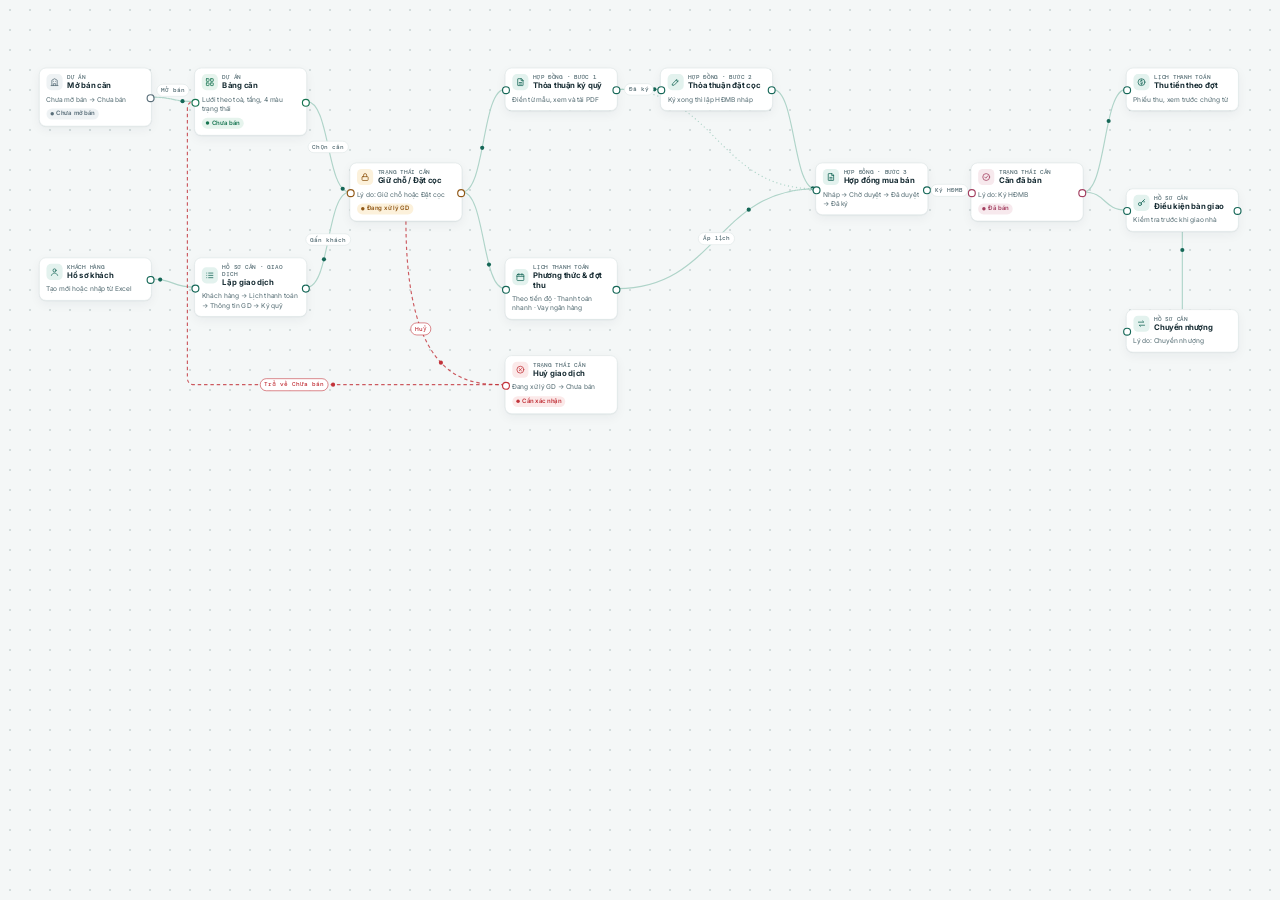
<file: docs/luong-ban-can-ho.html>
<!doctype html>
<html lang="vi">
<head>
<meta charset="utf-8">
<meta name="viewport" content="width=device-width, initial-scale=1, viewport-fit=cover">
<title>Luồng bán căn hộ</title>
<meta name="claude:viewport-fit-sides" content="cover">
<link rel="stylesheet" href="https://fonts.googleapis.com/css2?family=Inter:wght@400;500;600;700;800&family=DM+Mono:wght@400;500&display=swap">
<style>
/* Layout: one dot-grid canvas with the flow only, scaled to the page width (drag to pan when narrow). Tokens follow the CRM's meraki.css. */
:root {
  --bg: #f4f7f7; --surface: #ffffff; --grid: #d3dddd; --bd: #dce5e5;
  --fg: #172c33; --fg3: #536b72; --acc: #156757; --accs: #e3f2ee; --accb: #afd4c9;
  --av: #167450; --av-bg: #e6f4ed; --tx: #905817; --tx-bg: #fcf1db;
  --sold: #a33f60; --sold-bg: #f7e9ed; --lock: #596e79; --lock-bg: #eef2f4;
  --bad: #c2333a; --bad-bg: #fbe9e9;
  --shadow: 0 1px 2px #142b3212, 0 6px 18px #142b320d;
  --f-ui: Inter, system-ui, "Segoe UI", sans-serif; --f-mono: "DM Mono", ui-monospace, Consolas, monospace;
}
@media (prefers-color-scheme: dark) { :root:not([data-theme="light"]) {
  --bg: #0d1a1f; --surface: #14252b; --grid: #22383f; --bd: #27424a;
  --fg: #e3eeee; --fg3: #8ea6ab; --acc: #4fc3a6; --accs: #123a33; --accb: #2a6a5b;
  --av: #5fd39c; --av-bg: #113629; --tx: #f0b35c; --tx-bg: #3a2a12;
  --sold: #f08aab; --sold-bg: #3d1b27; --lock: #a3b6bf; --lock-bg: #1f3038;
  --bad: #ff7b80; --bad-bg: #3e1a1c; --shadow: 0 1px 2px #0006, 0 8px 22px #0005; color-scheme: dark; } }
:root[data-theme="dark"] {
  --bg: #0d1a1f; --surface: #14252b; --grid: #22383f; --bd: #27424a;
  --fg: #e3eeee; --fg3: #8ea6ab; --acc: #4fc3a6; --accs: #123a33; --accb: #2a6a5b;
  --av: #5fd39c; --av-bg: #113629; --tx: #f0b35c; --tx-bg: #3a2a12;
  --sold: #f08aab; --sold-bg: #3d1b27; --lock: #a3b6bf; --lock-bg: #1f3038;
  --bad: #ff7b80; --bad-bg: #3e1a1c; --shadow: 0 1px 2px #0006, 0 8px 22px #0005; color-scheme: dark; }

* { box-sizing: border-box; }
html, body { height: 100%; }
body { margin: 0; background: var(--bg); color: var(--fg); font-family: var(--f-ui); font-size: 14px; }
.viewport { height: 100%; overflow: auto; cursor: grab; padding-block: 16px; padding-left: max(16px, env(safe-area-inset-left, 0px)); padding-right: max(16px, env(safe-area-inset-right, 0px)); background-image: radial-gradient(var(--grid) 1.1px, transparent 1.2px); background-size: 20px 20px; }
.viewport.drag { cursor: grabbing; user-select: none; }
.sizer { position: relative; margin: 0 auto; }
.stage { position: absolute; left: 0; top: 0; transform-origin: 0 0; }
svg.edges { position: absolute; inset: 0; overflow: visible; pointer-events: none; }
.e { fill: none; stroke: var(--accb); stroke-width: 2; }
.e.danger, .e.back { stroke: var(--bad); stroke-dasharray: 6 5; opacity: .8; }
.e.alt { stroke-dasharray: 2 5; }
.dot { fill: var(--acc); } .dot.d-danger { fill: var(--bad); }
.elabel { position: absolute; transform: translate(-50%, -50%); padding: 2px 7px; border-radius: 999px; background: var(--surface); border: 1px solid var(--bd); font: 500 10.5px/1.5 var(--f-mono); color: var(--fg3); white-space: nowrap; pointer-events: none; }
.elabel.l-danger { color: var(--bad); border-color: var(--bad); }

.node { position: absolute; width: 196px; padding: 10px 12px 11px; border: 1px solid var(--bd); border-radius: 12px; background: var(--surface); box-shadow: var(--shadow); --c: var(--acc); --cb: var(--accs); }
.node::before, .node::after { content: ""; position: absolute; top: 50%; width: 10px; height: 10px; margin-top: -5px; border-radius: 50%; background: var(--surface); border: 2px solid var(--c); }
.node::before { left: -6px; } .node::after { right: -6px; }
.node.no-in::before, .node.no-out::after { display: none; }
.n-head { display: flex; align-items: center; gap: 8px; }
.n-ic { flex: 0 0 auto; width: 28px; height: 28px; border-radius: 8px; display: grid; place-items: center; background: var(--cb); color: var(--c); }
.n-ic svg { width: 16px; height: 16px; }
.n-mod { font: 500 10px/1.2 var(--f-mono); letter-spacing: .05em; text-transform: uppercase; color: var(--fg3); }
.n-title { font-weight: 700; font-size: 13.5px; line-height: 1.25; }
.n-sub { margin-top: 7px; font-size: 11.5px; color: var(--fg3); line-height: 1.4; }
.chip { display: inline-flex; align-items: center; gap: 4px; margin-top: 8px; padding: 1px 7px; border-radius: 999px; font: 600 10.5px/1.6 var(--f-ui); background: var(--cb); color: var(--c); white-space: nowrap; }
.chip::before { content: ""; width: 6px; height: 6px; border-radius: 50%; background: currentColor; }
.k-av { --c: var(--av); --cb: var(--av-bg); } .k-tx { --c: var(--tx); --cb: var(--tx-bg); }
.k-sold { --c: var(--sold); --cb: var(--sold-bg); } .k-lock { --c: var(--lock); --cb: var(--lock-bg); }
.k-bad { --c: var(--bad); --cb: var(--bad-bg); }
@media (prefers-reduced-motion: reduce) { .dot { display: none; } }
</style>
</head>
<body>

<div class="viewport" id="vp" aria-label="Sơ đồ luồng bán căn hộ">
  <div class="sizer" id="sizer">
    <div class="stage" id="stage">
      <svg class="edges" id="svg" xmlns="http://www.w3.org/2000/svg"></svg>
    </div>
  </div>
</div>

<script>
(() => {
  const W = 2170, H = 720, NW = 196;
  const IC = {
    build: '<path d="M3 21h18M5 21V7l7-4 7 4v14M9 21v-5h6v5M9 10h.01M15 10h.01"/>',
    grid: '<rect x="3" y="3" width="7" height="7" rx="1"/><rect x="14" y="3" width="7" height="7" rx="1"/><rect x="3" y="14" width="7" height="7" rx="1"/><rect x="14" y="14" width="7" height="7" rx="1"/>',
    user: '<circle cx="12" cy="8" r="4"/><path d="M4 21c1.5-4 4.5-6 8-6s6.5 2 8 6"/>',
    list: '<path d="M9 6h11M9 12h11M9 18h11M4 6h.01M4 12h.01M4 18h.01"/>',
    lock: '<rect x="4" y="11" width="16" height="10" rx="2"/><path d="M8 11V7a4 4 0 0 1 8 0v4"/>',
    doc: '<path d="M14 3H6a1 1 0 0 0-1 1v16a1 1 0 0 0 1 1h12a1 1 0 0 0 1-1V8z"/><path d="M14 3v5h5M9 13h6M9 17h6"/>',
    cal: '<rect x="3" y="5" width="18" height="16" rx="2"/><path d="M3 10h18M8 3v4M16 3v4"/>',
    pen: '<path d="M4 20h4L19 9l-4-4L4 16z"/><path d="M13 7l4 4"/>',
    check: '<circle cx="12" cy="12" r="9"/><path d="M8 12l3 3 5-6"/>',
    coin: '<circle cx="12" cy="12" r="9"/><path d="M15 9c-.5-1-1.6-1.5-3-1.5-1.7 0-3 .8-3 2s1.3 1.8 3 2.2 3 1 3 2.3-1.3 2-3 2c-1.4 0-2.6-.6-3-1.6M12 6v1.5M12 16.5V18"/>',
    key: '<circle cx="8" cy="15" r="4"/><path d="M11 12l9-9M17 6l3 3M15 8l2 2"/>',
    swap: '<path d="M4 8h14l-3-3M20 16H6l3 3"/>',
    x: '<circle cx="12" cy="12" r="9"/><path d="M9 9l6 6M15 9l-6 6"/>'
  };
  const N = [
    { id: "proj", x: 40, y: 90, k: "lock", ic: "build", mod: "Dự án", t: "Mở bán căn", sub: "Chưa mở bán → Chưa bán", chip: "Chưa mở bán", in: 0 },
    { id: "cust", x: 40, y: 420, k: "acc", ic: "user", mod: "Khách hàng", t: "Hồ sơ khách", sub: "Tạo mới hoặc nhập từ Excel", in: 0 },
    { id: "grid", x: 310, y: 90, k: "av", ic: "grid", mod: "Dự án", t: "Bảng căn", sub: "Lưới theo toà, tầng, 4 màu trạng thái", chip: "Chưa bán" },
    { id: "sale", x: 310, y: 420, k: "acc", ic: "list", mod: "Hồ sơ căn · Giao dịch", t: "Lập giao dịch", sub: "Khách hàng → Lịch thanh toán → Thông tin GD → Ký quỹ" },
    { id: "hold", x: 580, y: 255, k: "tx", ic: "lock", mod: "Trạng thái căn", t: "Giữ chỗ / Đặt cọc", sub: "Lý do: Giữ chỗ hoặc Đặt cọc", chip: "Đang xử lý GD" },
    { id: "escrow", x: 850, y: 90, k: "acc", ic: "doc", mod: "Hợp đồng · Bước 1", t: "Thỏa thuận ký quỹ", sub: "Điền từ mẫu, xem và tải PDF" },
    { id: "schedule", x: 850, y: 420, k: "acc", ic: "cal", mod: "Lịch thanh toán", t: "Phương thức & đợt thu", sub: "Theo tiến độ · Thanh toán nhanh · Vay ngân hàng" },
    { id: "cancel", x: 850, y: 590, k: "bad", ic: "x", mod: "Trạng thái căn", t: "Huỷ giao dịch", sub: "Đang xử lý GD → Chưa bán", chip: "Cần xác nhận", out: 0 },
    { id: "deposit", x: 1120, y: 90, k: "acc", ic: "pen", mod: "Hợp đồng · Bước 2", t: "Thỏa thuận đặt cọc", sub: "Ký xong thì lập HĐMB nháp" },
    { id: "hdmb", x: 1390, y: 255, k: "acc", ic: "doc", mod: "Hợp đồng · Bước 3", t: "Hợp đồng mua bán", sub: "Nháp → Chờ duyệt → Đã duyệt → Đã ký" },
    { id: "sold", x: 1660, y: 255, k: "sold", ic: "check", mod: "Trạng thái căn", t: "Căn đã bán", sub: "Lý do: Ký HĐMB", chip: "Đã bán" },
    { id: "pay", x: 1930, y: 90, k: "acc", ic: "coin", mod: "Lịch thanh toán", t: "Thu tiền theo đợt", sub: "Phiếu thu, xem trước chứng từ", out: 0 },
    { id: "handover", x: 1930, y: 300, k: "acc", ic: "key", mod: "Hồ sơ căn", t: "Điều kiện bàn giao", sub: "Kiểm tra trước khi giao nhà" },
    { id: "transfer", x: 1930, y: 510, k: "acc", ic: "swap", mod: "Hồ sơ căn", t: "Chuyển nhượng", sub: "Lý do: Chuyển nhượng", out: 0 }
  ];
  const E = [
    ["proj", "grid", "main", "Mở bán", -16], ["grid", "hold", "main", "Chọn căn"], ["cust", "sale", "main"], ["sale", "hold", "main", "Gắn khách"],
    ["hold", "escrow", "main"], ["hold", "schedule", "main"], ["escrow", "deposit", "main", "Đã ký"], ["deposit", "hdmb", "main"],
    ["escrow", "hdmb", "alt"], ["schedule", "hdmb", "main", "Áp lịch"], ["hdmb", "sold", "main", "Ký HĐMB"],
    ["sold", "pay", "main"], ["sold", "handover", "main"], ["handover", "transfer", "main"],
    ["hold", "cancel", "danger", "Huỷ"], ["cancel", "grid", "back", "Trả về Chưa bán"]
  ];

  const byId = Object.fromEntries(N.map((n) => [n.id, n]));
  const stage = document.getElementById("stage"), svg = document.getElementById("svg");
  const vp = document.getElementById("vp"), sizer = document.getElementById("sizer");
  const reduce = matchMedia("(prefers-reduced-motion: reduce)").matches;
  stage.style.width = W + "px"; stage.style.height = H + "px";
  svg.setAttribute("width", W); svg.setAttribute("height", H); svg.setAttribute("viewBox", "0 0 " + W + " " + H);
  const esc = (s) => String(s).replace(/[&<>"]/g, (c) => ({ "&": "&amp;", "<": "&lt;", ">": "&gt;", '"': "&quot;" }[c]));

  N.forEach((n) => {
    const el = document.createElement("div");
    el.className = "node" + (n.k === "acc" ? "" : " k-" + n.k) + (n.in === 0 ? " no-in" : "") + (n.out === 0 ? " no-out" : "");
    el.style.left = n.x + "px"; el.style.top = n.y + "px"; el.style.width = NW + "px";
    el.innerHTML = '<div class="n-head"><span class="n-ic"><svg viewBox="0 0 24 24" fill="none" stroke="currentColor" stroke-width="2" stroke-linecap="round" stroke-linejoin="round">' + IC[n.ic] + '</svg></span><div><div class="n-mod">' + esc(n.mod) + '</div><div class="n-title">' + esc(n.t) + '</div></div></div>' +
      '<div class="n-sub">' + esc(n.sub) + '</div>' + (n.chip ? '<span class="chip">' + esc(n.chip) + '</span>' : '');
    stage.appendChild(el); n.el = el;
  });

  const geom = (n) => ({ x: n.x, y: n.y, w: NW, h: n.el.offsetHeight });
  function pathFor(a, b, kind) {
    const A = geom(a), B = geom(b);
    if (kind === "back") {
      const sx = A.x, sy = A.y + A.h / 2, tx = B.x, ty = B.y + B.h / 2, lane = B.x - 12, r = 12;
      return "M" + sx + "," + sy + " H" + (lane + r) + " Q" + lane + "," + sy + " " + lane + "," + (sy - r) + " V" + (ty + r) + " Q" + lane + "," + ty + " " + (lane + r) + "," + ty + " H" + tx;
    }
    if (Math.abs(A.x - B.x) < 40) {
      const sx = A.x + A.w / 2, sy = A.y + A.h, tx = B.x + B.w / 2, ty = B.y, dy = (ty - sy) / 2;
      return "M" + sx + "," + sy + " C" + sx + "," + (sy + dy) + " " + tx + "," + (ty - dy) + " " + tx + "," + ty;
    }
    if (kind === "danger") {
      const sx = A.x + A.w / 2, sy = A.y + A.h, tx = B.x, ty = B.y + B.h / 2;
      return "M" + sx + "," + sy + " C" + sx + "," + ty + " " + (tx - 60) + "," + ty + " " + tx + "," + ty;
    }
    const sx = A.x + A.w, sy = A.y + A.h / 2, tx = B.x, ty = B.y + B.h / 2, c = Math.max(40, (tx - sx) * 0.5);
    return "M" + sx + "," + sy + " C" + (sx + c) + "," + sy + " " + (tx - c) + "," + ty + " " + tx + "," + ty;
  }

  const NS = "http://www.w3.org/2000/svg";
  function draw() {
    svg.innerHTML = ""; stage.querySelectorAll(".elabel").forEach((l) => l.remove());
    E.forEach(([a, b, kind, label, dy], i) => {
      const p = document.createElementNS(NS, "path");
      p.id = "e" + i; p.setAttribute("d", pathFor(byId[a], byId[b], kind)); p.setAttribute("class", "e " + kind);
      svg.appendChild(p);
      const len = p.getTotalLength(), bad = kind === "danger" || kind === "back";
      if (!reduce && kind !== "alt") {
        const dot = document.createElementNS(NS, "circle");
        dot.setAttribute("r", 3.6); dot.setAttribute("class", "dot" + (bad ? " d-danger" : ""));
        const m = document.createElementNS(NS, "animateMotion");
        m.setAttribute("dur", Math.max(1.6, len / 110).toFixed(2) + "s");
        m.setAttribute("repeatCount", "indefinite");
        m.setAttribute("begin", "-" + ((i * 0.37) % 2).toFixed(2) + "s");
        const mp = document.createElementNS(NS, "mpath"); mp.setAttribute("href", "#e" + i);
        m.appendChild(mp); dot.appendChild(m); svg.appendChild(dot);
      }
      if (label) {
        const pt = p.getPointAtLength(kind === "back" ? len * 0.35 : len / 2);
        const l = document.createElement("span");
        l.className = "elabel" + (bad ? " l-danger" : "");
        l.textContent = label; l.style.left = pt.x + "px"; l.style.top = pt.y + (dy || 0) + "px";
        stage.appendChild(l);
      }
    });
  }

  function fit() {
    const cs = getComputedStyle(vp);
    const avail = vp.clientWidth - parseFloat(cs.paddingLeft) - parseFloat(cs.paddingRight);
    const z = Math.max(0.5, Math.min(1, avail / W));
    stage.style.transform = "scale(" + z + ")";
    sizer.style.width = W * z + "px"; sizer.style.height = H * z + "px";
  }

  let drag = null;
  vp.addEventListener("pointerdown", (e) => { if (e.button !== 0) return; drag = { x: e.clientX, y: e.clientY, l: vp.scrollLeft, t: vp.scrollTop }; vp.setPointerCapture(e.pointerId); vp.classList.add("drag"); });
  vp.addEventListener("pointermove", (e) => { if (!drag) return; vp.scrollLeft = drag.l - (e.clientX - drag.x); vp.scrollTop = drag.t - (e.clientY - drag.y); });
  const end = () => { drag = null; vp.classList.remove("drag"); };
  vp.addEventListener("pointerup", end); vp.addEventListener("pointercancel", end);
  addEventListener("resize", fit);

  draw(); fit();
  if (document.fonts && document.fonts.ready) document.fonts.ready.then(draw);
})();
</script>
</body>
</html>
</file>
<file: meraki.css>
:root {
  --bg: #fff;
  --bg2: #f6f8f8;
  --bg3: #edf2f2;
  --bg4: #e4eded;
  --bdl: #edf0f0;
  --bd: #dce5e5;
  --bd2: #c6d4d5;
  --fg: #172c33;
  --fg2: #344e55;
  --fg3: #536b72;
  --fg4: #627980;
  --acc: #156757;
  --accs: #e3f2ee;
  --accb: #afd4c9;
  --r-xs: 5px;
  --r-sm: 8px;
  --r-md: 12px;
  --sbw: 232px;
  --topbar: 55px;
  --gutter: clamp(20px, 2.65vw, 44px);
  --canvas: #f4f7f7;
  --nav-bg: #11262e;
  --nav-fg: #e3eeee;
  --nav-muted: #a3b9be;
  --sh-btn: 0 1px 2px #142b3210;
  --sh-panel: 0 12px 30px #142b3226;
  --sh-card: 0 2px 5px #142b3207;
  --s-av-bg: #e6f4ed;
  --s-av-bd: #cce7d8;
  --s-av-fg: #167450;
  --s-sold-bg: #f7e9ed;
  --s-sold-bd: #efd4dd;
  --s-sold-fg: #a33f60;
  --s-tx-bg: #fcf1db;
  --s-tx-bd: #eedeb8;
  --s-tx-fg: #905817;
  --s-lock-bg: #f4f6f8;
  --s-lock-bd: #ced8df;
  --s-lock-fg: #596e79;
}

body { background: var(--canvas); }
button:focus-visible, .inp:focus-visible, .sel:focus-visible,
.q:focus-visible, .ta:focus-visible {
  outline: 2px solid var(--acc);
  outline-offset: 2px;
}
.sb button:focus-visible { outline-color: #b1e5d9; }

.sb {
  background: var(--nav-bg);
  border-color: #203942;
  color: var(--nav-fg);
}
.sb-head { padding: 20px 14px 13px; gap: 22px; }
.ws { height: 42px; padding: 3px; gap: 10px; text-align: left; }
.ws-logo {
  width: 35px;
  height: 35px;
  flex: 0 0 35px;
  background: #d5eee7;
  color: #15594d;
  border-radius: 10px;
}
.ws .ws-logo svg.ic { display: block; width: 22px; height: 22px; margin: 0; color: inherit; }
.ws-name { font-size: 15px; font-weight: 750; letter-spacing: -.025em; }
.ws-name small { display: block; color: var(--nav-muted); font-size: 11px; font-weight: 500; letter-spacing: 0; }
.ws > svg.ic { color: var(--nav-muted); }
.sb-search {
  height: 38px;
  padding: 0 9px;
  gap: 8px;
  color: var(--nav-muted);
  background: #192f37;
  border-color: #2b444d;
  font-size: 12.5px;
}
.sb-search kbd { color: var(--nav-muted); background: #243d45; border-color: #334d56; padding: 1px 4px; }
.sb-nav { padding: 5px 14px; gap: 6px; }
.nav-label { color: var(--nav-muted); padding: 9px 8px 3px; font-size: 11px; font-weight: 700; letter-spacing: .075em; text-transform: uppercase; }
.nav-item {
  height: 43px;
  gap: 10px;
  padding: 0 10px;
  color: var(--nav-fg);
  font-size: 13px;
  border: 1px solid transparent;
}
.nav-item svg.ic, .nav-count, .sb-foot .iconbtn { color: var(--nav-muted); }
.nav-item.on {
  color: #e6f8f2;
  background: #23483f;
  border-color: #346155;
  font-weight: 650;
  box-shadow: inset 3px 0 #82c6b2;
}
.nav-item.on svg.ic, .nav-item.on .nav-count { color: #b6e6d7; }
.nav-count { font-size: 11px; background: #ffffff0c; border-radius: 5px; padding: 2px 5px; }
.ws:hover, .sb-search:hover, .nav-item:not(.on):hover, .sb-foot .iconbtn:hover {
  background: #233e47;
  color: #fff;
}
.sb-foot { padding: 15px; gap: 9px; border-color: #2b4149; }
.sb-user b { font-size: 12px; font-weight: 650; }
.sb-user span { font-size: 11px; color: var(--nav-muted); }

.ava { width: 31px; height: 31px; background: #e3eeed; color: #245951; }
.sb-foot .ava { background: #325052; color: #e3f1ee; }
.topbar { padding: 0 var(--gutter); background: #fff; }
.crumb { gap: 9px; font-size: 12px; }
.crumb > span { white-space: nowrap; }
.crumb b { font-weight: 650; }
.top-actions { gap: 4px; }
.top-actions [hidden] { display: none; }
.top-agent[aria-current="page"] { border-color: var(--accb); background: var(--accs); color: var(--acc); }
@media (max-width: 550px) {
  .top-agent span { display: none; }
}
.iconbtn { width: 34px; height: 34px; }
.top-ava { margin-left: 8px; }
.content { background: var(--canvas); }
.viewbar[hidden] { display: none; }

.work-page { max-width: 1180px; margin: 0 auto; padding: 28px var(--gutter) 38px; }
.work-header { display: flex; align-items: center; justify-content: space-between; flex-wrap: wrap; gap: 9px 16px; margin-bottom: 24px; }
.work-header h1 { font-size: clamp(24px, 3.5vw, 35px); letter-spacing: -.04em; }
.work-header p { margin-top: 5px; font-size: 13px; color: var(--fg3); }
.work-section + .work-section { margin-top: 22px; }
.work-section h2 { font-size: 15px; margin-bottom: 8px; }
.work-unit-search { margin-bottom: 22px; padding: 16px; background: #fff; border: 1px solid var(--bd); border-radius: var(--r-md); }
.work-unit-search h2 { margin-bottom: 8px; font-size: 15px; }
.work-search-field { position: relative; max-width: 470px; }
.work-search-field .ic { position: absolute; left: 10px; top: 10px; pointer-events: none; color: var(--fg3); }
.work-search-field .inp { width: 100%; height: 36px; padding-left: 32px; }
.work-search-results { list-style: none; margin-top: 8px; }
.work-search-result { display: flex; width: 100%; align-items: center; justify-content: space-between; gap: 10px; padding: 8px 4px; text-align: left; background: #fff; border: 0; border-top: 1px solid var(--bdl); }
.work-search-result:hover { background: var(--bg2); }
.work-search-result b { font-size: 13px; }
.work-search-result small { display: block; color: var(--fg3); font-size: 11px; }
.work-search-result .tag { flex: 0 0 auto; }
.work-search-note { margin-top: 8px; color: var(--fg3); font-size: 12px; }
.work-empty { padding: 13px 16px; background: #fff; border: 1px solid var(--bd); border-radius: var(--r-md); color: var(--fg3); font-size: 13px; }
.sale-customer-heading { display: flex; justify-content: space-between; gap: 12px; align-items: center; flex-wrap: wrap; }
.sale-body .duplicate-field-message .btn { margin: 4px 4px 0 0; height: auto; min-height: 28px; white-space: normal; text-align: left; }
.work-list { list-style: none; background: #fff; border: 1px solid var(--bd); border-radius: var(--r-md); }
.work-list > li + li { border-top: 1px solid var(--bdl); }
.work-row { display: flex; align-items: center; flex-wrap: wrap; gap: 9px 18px; padding: 13px 16px; }
.work-detail { flex: 1 1 210px; min-width: 0; overflow-wrap: anywhere; }
.work-detail b { font-size: 13px; }
.work-detail p, .work-amount span { margin-top: 3px; color: var(--fg3); font-size: 12px; }
.work-amount { font-variant-numeric: tabular-nums; }
.work-amount strong { font-size: 14px; }
.work-amount span { display: block; }
.work-actions { display: flex; align-items: center; justify-content: flex-end; gap: 5px; flex-wrap: wrap; }
.work-reminder { margin: 0 16px 13px; padding: 10px 13px; border: 1px solid var(--bdl); border-radius: var(--r-sm); background: var(--canvas); }
.work-reminder-title { display: flex; justify-content: space-between; align-items: center; gap: 8px; }
.work-reminder h3 { font-size: 13px; }
.work-saved-body { margin-block: 7px; white-space: pre-wrap; overflow-wrap: anywhere; font-size: 13px; }
@media (max-width: 550px) {
  .work-page { padding: 18px 12px 25px; }
  .work-row { padding: 10px 12px; }
  .work-detail { flex-basis: 100%; }
  .work-actions { justify-content: flex-start; }
  .work-reminder { margin-inline: 10px; }
}

/* ---- Agent giao dịch: hộp việc · việc tại hồ sơ · tự động hoá · nhật ký ---- */
.b-overdue { --wa: var(--s-sold-fg); --wa-bg: var(--s-sold-bg); }
.b-today { --wa: var(--s-tx-fg); --wa-bg: var(--s-tx-bg); }
.b-week { --wa: var(--s-lock-fg); --wa-bg: var(--s-lock-bg); }
.wa-tabs { display: flex; gap: 2px; margin: -10px 0 18px; border-bottom: 1px solid var(--bd); overflow-x: auto; }
.wa-tab { display: inline-flex; align-items: center; gap: 6px; padding: 8px 12px; margin-bottom: -1px; border: 0; border-bottom: 2px solid transparent; background: none; color: var(--fg3); font-size: 13px; font-weight: 600; white-space: nowrap; cursor: pointer; }
.wa-tab:hover { color: var(--fg); }
.wa-tab[aria-current="page"] { color: var(--acc); border-bottom-color: var(--acc); }
.wa-count { min-width: 20px; padding: 0 6px; border-radius: 999px; background: var(--bg3); color: var(--fg2); font-size: 11px; line-height: 18px; text-align: center; font-variant-numeric: tabular-nums; }
.wa-tab[aria-current="page"] .wa-count { background: var(--accs); color: var(--acc); }
.wa-inbox { margin-bottom: 22px; }
.wa-digest { display: flex; align-items: center; flex-wrap: wrap; gap: 8px 22px; padding: 14px 16px; margin-bottom: 10px; background: #fff; border: 1px solid var(--bd); border-radius: var(--r-md); }
.wa-digest h2 { margin: 0; font-size: 15px; }
.wa-digest > div p { margin-top: 2px; color: var(--fg3); font-size: 12px; }
.wa-digest-counts { display: flex; gap: 14px; list-style: none; font-size: 12px; color: var(--fg2); }
.wa-digest-counts li { display: inline-flex; align-items: center; gap: 5px; }
.wa-digest-counts b { font-variant-numeric: tabular-nums; }
.wa-digest-auto { margin-left: auto; display: flex; align-items: center; gap: 4px; flex-wrap: wrap; color: var(--fg3); font-size: 12px; }
.wa-dot { flex: 0 0 auto; width: 8px; height: 8px; border-radius: 50%; background: var(--wa, var(--fg4)); }
.wa-list { list-style: none; background: #fff; border: 1px solid var(--bd); border-radius: var(--r-md); overflow: hidden; }
.wa-list > li + li { border-top: 1px solid var(--bdl); }
.wa-bucket h3 { display: flex; align-items: center; gap: 6px; padding: 7px 16px; background: var(--wa-bg); color: var(--wa); font-size: 11px; font-weight: 700; letter-spacing: .06em; text-transform: uppercase; }
.wa-bucket h3 span { font-variant-numeric: tabular-nums; opacity: .8; }
.wa-task { padding: 12px 16px; border-left: 3px solid var(--wa); }
.wa-task-row { display: flex; align-items: flex-start; gap: 10px; }
.wa-task-row > .wa-dot { margin-top: 6px; }
.wa-task-text { flex: 1 1 auto; min-width: 0; overflow-wrap: anywhere; }
.wa-task-text > b { display: block; font-size: 12px; color: var(--fg3); font-weight: 600; }
.wa-task-title { font-size: 14px; font-weight: 700; color: var(--fg); }
.wa-task-meta { margin-top: 2px; font-size: 12px; color: var(--fg2); }
.wa-why { margin-top: 4px; font-size: 12px; color: var(--fg3); line-height: 1.45; }
.wa-why b { color: var(--fg2); font-weight: 600; }
.wa-why span { color: var(--fg4); white-space: nowrap; }
.wa-tags { display: flex; flex-wrap: wrap; justify-content: flex-end; gap: 4px; max-width: 46%; }
.wa-actions { justify-content: flex-start; margin: 9px 0 0 18px; }
.wa-actions .wa-mute { color: var(--fg4); }
.wa-task .work-reminder { margin: 10px 0 0 18px; }
.wa-confirm-actions { display: flex; justify-content: flex-end; margin-top: 6px; }
.wa-more { display: flex; align-items: center; justify-content: space-between; gap: 10px; flex-wrap: wrap; margin-top: 8px; }
.wa-nba { max-width: 1520px; margin: 14px auto 0; padding: 0 var(--gutter); }
.wa-nba header { display: flex; align-items: baseline; justify-content: space-between; gap: 8px; flex-wrap: wrap; margin-bottom: 7px; }
.wa-nba h2 { display: inline-flex; align-items: center; gap: 6px; font-size: 14px; color: var(--acc); }
.wa-nba .wa-list { border-color: var(--accb); box-shadow: var(--sh-card); }
.wa-section-head { display: flex; align-items: baseline; justify-content: space-between; gap: 6px 14px; flex-wrap: wrap; margin-bottom: 10px; }
.wa-section-head h2 { margin: 0; }
.wa-levels { display: grid; grid-template-columns: repeat(3, minmax(0, 1fr)); gap: 8px; margin-bottom: 12px; }
.wa-level { padding: 11px 13px; background: #fff; border: 1px solid var(--bd); border-radius: var(--r-md); }
.wa-level p { margin-top: 6px; font-size: 12px; line-height: 1.45; }
.wa-level .note { margin-top: 3px; font-size: 12px; }
.wa-rules { list-style: none; background: #fff; border: 1px solid var(--bd); border-radius: var(--r-md); }
.wa-rules > li + li { border-top: 1px solid var(--bdl); }
.wa-rule { display: flex; align-items: flex-start; gap: 12px; padding: 12px 16px; }
.wa-rule.off .wa-rule-text { opacity: .6; }
.wa-rule-text { flex: 1 1 auto; min-width: 0; }
.wa-rule-text b { font-size: 13px; }
.wa-rule-text p { margin-top: 3px; font-size: 13px; }
.wa-rule-text p.note { font-size: 12px; }
.wa-rule-side { display: flex; flex-direction: column; align-items: flex-end; gap: 4px; }
.wa-switch { flex: 0 0 auto; position: relative; width: 34px; height: 20px; margin-top: 1px; padding: 0; border: 0; border-radius: 999px; background: var(--bd2); cursor: pointer; transition: background .15s; }
.wa-switch span { position: absolute; top: 2px; left: 2px; width: 16px; height: 16px; border-radius: 50%; background: #fff; box-shadow: 0 1px 2px #0003; transition: transform .15s; }
.wa-switch[aria-checked="true"] { background: var(--acc); }
.wa-switch[aria-checked="true"] span { transform: translateX(14px); }
.wa-noise { list-style: none; padding: 12px 16px; background: #fff; border: 1px solid var(--bd); border-radius: var(--r-md); }
.wa-noise li { display: flex; align-items: flex-start; gap: 7px; padding: 3px 0; font-size: 13px; color: var(--fg2); }
.wa-noise .ic { flex: 0 0 auto; margin-top: 2px; color: var(--acc); }
.wa-chips { display: flex; flex-wrap: wrap; gap: 5px; margin-bottom: 10px; }
.wa-chips .btn[aria-pressed="true"] { border-color: var(--accb); background: var(--accs); color: var(--acc); }
.wa-log { list-style: none; background: #fff; border: 1px solid var(--bd); border-radius: var(--r-md); }
.wa-log > li + li { border-top: 1px solid var(--bdl); }
.wa-log-row { display: grid; grid-template-columns: 92px 74px minmax(0, 1fr) auto; align-items: center; gap: 10px; padding: 9px 16px; }
.wa-log-row.undone .wa-log-text b { text-decoration: line-through; color: var(--fg3); }
.wa-log-row time { font-size: 12px; color: var(--fg3); font-variant-numeric: tabular-nums; }
.wa-log-row .tag { justify-self: start; }
.wa-log-text { min-width: 0; overflow-wrap: anywhere; }
.wa-log-text b { font-size: 13px; font-weight: 600; }
.wa-log-text .note { font-size: 12px; }
.wa-log-undo { text-align: right; }
.wa-l3-dialog ul { margin: 10px 0 0 18px; font-size: 13px; line-height: 1.6; }
.wa-l3-dialog p .tag { margin-right: 4px; }
@media (max-width: 760px) {
  .wa-levels { grid-template-columns: 1fr; }
  .wa-digest-auto { margin-left: 0; }
  .wa-log-row { grid-template-columns: auto auto minmax(0, 1fr); }
  .wa-log-undo { grid-column: 1 / -1; text-align: left; }
}
@media (max-width: 550px) {
  .wa-task { padding: 10px 12px; }
  .wa-task-row { flex-wrap: wrap; }
  .wa-tags { max-width: none; justify-content: flex-start; padding-left: 18px; }
  .wa-actions, .wa-task .work-reminder { margin-left: 0; }
  .wa-rule { flex-wrap: wrap; padding: 10px 12px; }
  .wa-rule-side { flex-direction: row; align-items: center; padding-left: 46px; }
  .wa-nba { padding: 0 12px; }
}

.agent-workspace { max-width: 1380px; margin: 0 auto; padding: 28px var(--gutter) 38px; }
.agent-header { display: flex; justify-content: space-between; align-items: center; gap: 10px; margin-bottom: 22px; }
.agent-header h1 { font-size: clamp(25px, 3.5vw, 38px); letter-spacing: -.045em; }
.agent-header p { margin-top: 4px; color: var(--fg3); font-size: 13px; }
.agent-workflow { display: flex; align-items: center; justify-content: space-between; gap: 10px 18px; flex-wrap: wrap; padding: 16px 18px; margin-bottom: 14px; background: var(--accs); border: 1px solid var(--accb); border-radius: var(--r-md); }
.agent-workflow h2 { font-size: 16px; letter-spacing: -.02em; }
.agent-workflow p { font-size: 12px; color: var(--fg3); margin-top: 4px; }
.agent-profiles { display: flex; flex-wrap: wrap; gap: 5px; margin: 9px 0; }
.agent-profiles .btn { min-height: 30px; font-size: 12px; }
.agent-profiles .btn[aria-pressed="true"] { border-color: var(--accb); background: var(--accs); color: var(--acc); }
.agent-review { display: grid; gap: 7px; list-style: none; margin-top: 10px; }
.agent-review li { padding: 10px; border: 1px solid var(--bdl); border-radius: var(--r-sm); }
.agent-review-heading, .agent-review-actions { display: flex; align-items: center; gap: 5px; flex-wrap: wrap; }
.agent-review-heading { justify-content: space-between; }
.agent-review li > p { margin-top: 5px; overflow-wrap: anywhere; }
.agent-review-actions:not(:empty) { margin-top: 7px; }
.agent-context .agent-choices { margin: 0; }
.agent-grid { display: grid; grid-template-columns: minmax(0, 1.55fr) minmax(300px, 1fr); gap: 14px; align-items: start; }
.agent-side { min-width: 0; display: grid; gap: 14px; }
.agent-card { min-width: 0; background: #fff; border: 1px solid var(--bd); border-radius: var(--r-md); padding: 16px; }
.agent-card h2 { font-size: 15px; letter-spacing: -.02em; margin-bottom: 7px; }
.agent-card .note { margin-bottom: 7px; }
#agent-task-form { display: flex; gap: 7px; margin-top: 10px; }
#agent-task-form .inp { flex: 1; min-width: 0; height: 38px; }
#agent-task-form .btn { height: 38px; }
.agent-choices { display: flex; flex-wrap: wrap; gap: 6px; margin-top: 10px; }
.agent-choices .btn { white-space: normal; height: auto; min-height: 30px; text-align: left; font-size: 12px; }
.agent-context { display: flex; justify-content: space-between; align-items: center; gap: 8px; padding: 4px 8px; background: var(--accs); color: var(--acc); border-radius: var(--r-sm); font-size: 12px; }
.agent-request { margin: 17px 0 8px; font-size: 13px; color: var(--acc); font-weight: 650; overflow-wrap: anywhere; }
.agent-result { padding: 10px 0 0; border-top: 1px solid var(--bd); font-size: 13px; outline-offset: 4px; }
.agent-result > ul:not(.agent-rows) { padding-left: 19px; margin-top: 6px; }
.agent-result > p { overflow-wrap: anywhere; }
.agent-rows, .agent-archive { list-style: none; margin-top: 7px; }
.agent-rows li { display: grid; grid-template-columns: minmax(0, 1fr) auto; gap: 5px 8px; padding: 9px 0; border-top: 1px solid var(--bdl); font-size: 12px; }
.agent-rows li div { min-width: 0; }
.agent-rows li span { display: block; margin-top: 2px; font-size: 11px; color: var(--fg3); }
.agent-rows li strong { justify-self: end; font-variant-numeric: tabular-nums; color: var(--s-sold-fg); }
.agent-rows li .btn { grid-column: 2; justify-self: end; }
.agent-archive li { padding: 8px 0; border-top: 1px solid var(--bdl); font-size: 12px; }
.agent-archive summary { cursor: pointer; font-weight: 650; }
.agent-archive p { margin-block: 5px; white-space: pre-wrap; overflow-wrap: anywhere; }
.agent-archive small { color: var(--fg3); }
#agent-draft-form { margin-top: 12px; }
#agent-draft-form label { font-weight: 650; }
#agent-draft-body { display: block; width: 100%; margin: 5px 0 7px; resize: vertical; }
#agent-draft-error { color: var(--s-sold-fg); margin-bottom: 6px; }
.agent-source { display: flex; margin-top: 9px; }
@media (max-width: 970px) { .agent-grid { grid-template-columns: minmax(0, 1fr); } }
@media (max-width: 550px) {
  .agent-workspace { padding-inline: 12px; }
  .agent-card { padding: 12px; }
  #agent-task-form .btn svg { display: none; }
}

.project-view {
  width: 100%;
  max-width: 1520px;
  margin: 0 auto;
  padding: 24px var(--gutter) 36px;
}
.project-hero {
  position: relative;
  display: flex;
  flex-direction: column;
  justify-content: center;
  gap: 10px;
  min-height: 164px;
  padding: 25px 30px;
  border-radius: 16px;
  color: #fff;
  background: linear-gradient(90deg, #102f32 0%, #102f32f0 26%, #102f3278 60%, #102f321a 100%),
    #285c55 url('./project-cover.jpg') center 46% / cover no-repeat;
  box-shadow: 0 5px 15px #16383a20;
}
.project-hero h1 {
  font-size: clamp(28px, 4vw, 44px);
  line-height: 1.08;
  letter-spacing: -.055em;
  font-weight: 750;
}
.project-meta { display: flex; align-items: center; gap: 7px 18px; flex-wrap: wrap; font-size: 12px; color: #e1eeec; }
.project-meta span { display: inline-flex; align-items: center; gap: 6px; }
.project-meta svg { color: #a6dccd; }
.project-image-label {
  position: absolute;
  right: 12px;
  bottom: 10px;
  color: #fff;
  background: #10262acc;
  border-radius: 4px;
  padding: 2px 6px;
  font-size: 10px;
}
.inventory {
  display: grid;
  grid-template-columns: repeat(4, minmax(0, 1fr));
  gap: 12px;
  margin: 14px 0 20px;
}
.s-av { --status-color: var(--s-av-fg); }
.s-sold { --status-color: var(--s-sold-fg); }
.s-tx { --status-color: var(--s-tx-fg); }
.s-lock { --status-color: var(--s-lock-fg); }
.status-dot {
  width: 7px;
  height: 7px;
  flex: 0 0 7px;
  border-radius: 50%;
  background: var(--status-color);
}
.s-lock .status-dot, .status-dot.s-lock { background: none; border: 1px solid var(--status-color); }
.inventory-card, .plan-card, .d-body .sec {
  border: 1px solid var(--bd);
  border-radius: var(--r-md);
  background: #fff;
  box-shadow: var(--sh-card);
}
.inventory-card { min-width: 0; padding: 11px 15px 10px; }
.inventory-card dt { display: flex; align-items: center; gap: 7px; font-size: 12px; font-weight: 550; color: var(--fg2); }
.inventory-card dd { display: flex; align-items: baseline; gap: 6px; margin-top: 3px; color: var(--fg3); font-size: 11px; }
.inventory-card dd b { color: var(--fg); font-size: 26px; line-height: 1.2; font-weight: 700; font-variant-numeric: tabular-nums; letter-spacing: -.04em; }

.plan-heading, .plan-toolbar { display: flex; align-items: center; justify-content: space-between; gap: 10px; padding: 14px 18px; }
.plan-heading { padding-bottom: 11px; }
.plan-heading h2 { font-size: 19px; font-weight: 750; letter-spacing: -.032em; line-height: 1.25; }
.plan-heading p { margin-top: 3px; font-size: 12px; color: var(--fg3); }
.plan-legend {
  display: inline-flex;
  align-items: center;
  gap: 5px;
  color: #795019;
  background: #fdf5e6;
  padding: 5px 8px;
  border-radius: 6px;
  font-size: 11px;
}
.plan-legend .star { width: 12px; height: 12px; fill: #a56d1d; stroke: none; }
.plan-toolbar { flex-wrap: wrap; padding-top: 0; border-bottom: 1px solid var(--bdl); }
.plan-actions { display: flex; gap: 6px; flex-wrap: wrap; }
.pbar { padding: 0; gap: 6px; border: 0; flex-wrap: wrap; }
.pk, .btn, .q { height: 34px; font-size: 12px; padding-inline: 10px; }
.btn.icon { width: 34px; }
.pk { gap: 7px; }
.pk .lb { font-size: 11px; }
.pk b { font-weight: 650; }
.pk.on, .pk:focus-visible { border-color: var(--acc); box-shadow: 0 0 0 2px var(--accs); }
.pkpop { padding: 5px; }
.pkpop-i { min-height: 34px; font-size: 13px; }
.pkpop-i.on, .pkpop-i.on .cnt, .chip.on, .chip.on .cnt, .tag.t-acc { color: var(--acc); }
.btn.pri:hover { background: #104f43; border-color: #104f43; }

.plan-scroll { padding: 12px 18px 10px; }
.plan { min-width: 535px; max-width: none; }
.prow, .phead { grid-template-columns: 47px repeat(5, minmax(0, 1fr)); gap: 8px; }
.phead { margin-bottom: 9px; }
.ph-floor, .ph-col span { font-size: 11px; }
.ph-col b { font-size: 12px; font-weight: 650; }
.fl { padding: 0; }
.fl b { display: grid; width: 32px; height: 26px; place-items: center; border-radius: 6px; background: var(--bg2); font-size: 11px; }
.cell { height: 39px; padding: 0 9px; border-radius: 7px; }
.cell .row1 { gap: 7px; }
.cell .code { font-size: 13px; }
.cell .row1 svg.ic:not(.star) { width: 13px; height: 13px; margin-left: auto; }
.cell .star { fill: #a56d1d; color: #a56d1d; }
.cell:hover { box-shadow: inset 0 0 0 1px var(--status-color, var(--acc)), 0 2px 7px #19343b20; }
.cell.dim { opacity: .43; }
.cell.dim:hover, .cell.dim:focus-visible { opacity: 1; }

.viewbar {
  height: auto;
  min-height: 80px;
  flex: 0 0 auto;
  justify-content: space-between;
  flex-wrap: wrap;
  padding: 15px var(--gutter);
  overflow: visible;
  border: 0;
}
.vb-title { font-size: 25px; font-weight: 750; letter-spacing: -.045em; }
.vb-actions { flex: 1 1 auto; flex-wrap: wrap; justify-content: flex-end; gap: 6px; }
.q { width: 240px; max-width: 100%; padding-left: 31px; }
.qwrap { min-width: 0; flex: 0 1 auto; }
.qwrap svg.ic { left: 10px; }
.content:has(.customer-list) { background: #fff; }
.customer-list { margin: 0 var(--gutter) 24px; }
.customer-scroll { overflow: auto; }
.customer-scroll:focus-visible { outline: 2px solid var(--acc); outline-offset: -2px; }
.tbl { min-width: 570px; }
.tbl thead th { height: 32px; background: #fff; font-size: 11px; font-weight: 650; text-transform: none; letter-spacing: 0; }
.tbl tbody td { height: 46px; padding-block: 5px; white-space: normal; }
.tbl th:first-child, .tbl td:first-child { width: 40%; padding-left: 0; }
.tbl thead th:nth-child(2) { width: 24%; }
.tbl thead th:nth-child(3) { width: 10%; }
.tbl thead th:nth-child(4) { width: auto; }
.tbl tbody td.customer-row-arrow { width: 30px; padding-right: 4px; text-align: right; color: var(--fg4); }
.tbl tbody tr:focus-within td { background: var(--bg2); }
.cust { gap: 9px; }
.cust .ava.lg { width: 28px; height: 28px; font-size: 10px; }
.cust-link { text-align: left; font-size: 13px; font-weight: 650; color: var(--fg); overflow-wrap: anywhere; }
.cust-link:hover { text-decoration: underline; }
.tbl .uproj { display: inline-block; font-size: 12px; }
.tbl .uproj + .uproj { margin-left: 8px; }
.unit-chip { height: 22px; padding-inline: 6px; border-radius: 5px; background: var(--bg2); font-size: 11px; }
.customer-list .viewnote { margin: 0; padding: 9px 0; font-size: 12px; }
.customer-list .empty { border-top: 1px solid var(--bd); padding: 34px 12px; }

.d-head { padding: 14px var(--gutter) 0; background: #fff; }
.d-body { max-width: 1520px; margin: 0 auto; padding: 18px var(--gutter) 0; }
.d-title { margin-top: 10px; margin-bottom: 14px; gap: 10px; }
.d-title h1, .d-title h1.mono {
  font: 750 clamp(21px, 3vw, 29px) / 1.15 var(--t-font-family);
  letter-spacing: -.04em;
}
.d-title .ava.lg { width: 37px; height: 37px; }
.d-tabs .tab { height: 39px; padding: 0 12px; font-size: 13px; }
.unit-tabs { display: flex; flex-wrap: wrap; gap: 0 10px; align-items: flex-start; }
.unit-tabs .d-tabs { border: 0; min-width: 0; }
.unit-extra-tabs summary { padding: 10px 4px; min-height: 39px; color: var(--fg2); cursor: pointer; font-size: 13px; }
.unit-extra-links { display: flex; flex-wrap: wrap; border-top: 1px solid var(--bdl); gap: 0 3px; }
.unit-extra-links .tab { min-height: 34px; padding: 0 6px; }
.unit-location { margin: 2px 0 4px; }
.unit-next { display: flex; align-items: center; justify-content: space-between; gap: 9px 16px; flex-wrap: wrap; border: 1px solid var(--bd); border-radius: var(--r-md); padding: 13px 15px; margin-block: 12px; background: #fff; }
.unit-next h2, .unit-contract-options summary, .unit-overview-details summary { font-size: 14px; font-weight: 650; }
.unit-next p { font-size: 12px; color: var(--fg3); margin-top: 4px; }
.unit-contract-options summary, .unit-overview-details summary { cursor: pointer; }
.unit-overview-details[open] > summary, .unit-contract-options[open] > summary { margin-bottom: 8px; }
.tab.on { color: var(--acc); border-color: var(--acc); font-weight: 700; }
.d-main .sec, .d-side .sec { padding: 15px; margin-bottom: 10px; }
.d-body .sec:last-child { border-bottom: 1px solid var(--bd); }
.d-side .sec { margin: 0; }
.sec-h > span:first-child { color: var(--fg); font-size: 13px; font-weight: 750; letter-spacing: 0; text-transform: none; }
.sub-h { color: var(--fg2); font-size: 11px; font-weight: 700; }
.fgrid { gap: 10px 14px; }
.inp, .sel, .opt { height: 34px; padding-inline: 8px; }
select.inp { padding-right: 22px; }
.tag { min-height: 21px; border-radius: 5px; font-size: 11px; }
.stat, .tr { padding: 10px; }
.tl-dot { color: var(--acc); background: var(--accs); }
.toast { background: var(--nav-bg); }
.utip { box-shadow: var(--sh-panel); }

@media (max-width: 1000px) {
  :root { --sbw: 60px; }
  .sb-head, .sb-nav { padding-inline: 7px; }
  .sb-head { gap: 10px; padding-top: 11px; }
  .sb-foot { flex-direction: column; padding: 7px 4px; }
  .sb-foot .iconbtn { display: flex; margin: 0; }
  .nav-item { padding: 0; }
  .nav-item > span { display: none; }
}
@media (max-width: 640px) {
  :root { --gutter: 10px; --sbw: 47px; --topbar: 45px; }
  .sb-head, .sb-nav { padding-inline: 4px; }
  .ws-logo { width: 31px; height: 31px; flex-basis: 31px; }
  .topbar { gap: 3px; }
  .crumb { gap: 3px; font-size: 11px; }
  .crumb span { overflow: hidden; text-overflow: ellipsis; }
  .top-actions { gap: 0; }
  .top-actions .iconbtn { width: 28px; height: 31px; }
  .top-ava { margin-left: 3px; width: 25px; height: 25px; }
  .project-view { padding-top: 12px; }
  .project-hero { min-height: 135px; padding: 16px 13px 27px; border-radius: 12px; }
  .project-meta { font-size: 11px; }
  .inventory { grid-template-columns: repeat(2, minmax(0, 1fr)); gap: 6px; margin: 8px 0 10px; }
  .inventory-card { padding: 7px; }
  .inventory-card dt { font-size: 11px; }
  .inventory-card dd b { font-size: 21px; }
  .plan-heading, .plan-toolbar, .plan-scroll { padding-inline: 8px; }
  .plan-heading { align-items: flex-start; }
  .plan-heading h2 { font-size: 16px; }
  .plan-legend { padding: 4px; font-size: 10px; white-space: nowrap; }
  .pk, .btn { padding-inline: 7px; }
  .vb-actions { justify-content: flex-start; }
  .vb-title { font-size: 21px; }
  .d-body, .d-head { padding-inline: var(--gutter); }
  .d-main .sec, .d-side .sec { padding: 11px 8px; }
}

.d-body.overview { display: block; padding-top: 0; }
.overview .sec {
  max-width: 760px;
  padding: 20px 0;
  border: 0;
  border-radius: 0;
  background: transparent;
  box-shadow: none;
}
.overview > .sec + .sec { border-top: 1px solid var(--bd); }
.overview h2, .transaction h2 { color: var(--fg); font-size: 14px; font-weight: 700; letter-spacing: -.015em; }
.overview-facts dl {
  display: grid;
  grid-template-columns: repeat(3, minmax(0, 1fr));
  gap: 13px 18px;
  margin-top: 13px;
}
.overview-facts dt { color: var(--fg3); font-size: 12px; margin-bottom: 2px; }
.overview-facts dd { color: var(--fg); font-size: 13px; font-weight: 600; overflow-wrap: anywhere; }
.overview-breakdown .kv { flex-wrap: wrap; gap: 2px 10px; padding-block: 4px; font-size: 13px; }
.overview-breakdown .kv b { white-space: normal; }
.overview-breakdown .kv.total { padding-top: 8px; }
.overview-breakdown .kv.total b { color: var(--fg); font-size: 13px; }
.content:has(.overview) { background: #fff; }

.transaction-status { display: flex; align-items: center; flex-wrap: wrap; gap: 6px 9px; margin-top: 7px; }
.transaction-status .tag { padding: 0 7px; gap: 6px; height: 22px; }
.transaction-status > span:last-child { color: var(--fg3); font-size: 12px; }
.transaction .stacts .btn { min-height: 30px; height: auto; padding-block: 4px; }
.transaction .stacts .btn[disabled] { opacity: 1; background: var(--bg2); box-shadow: none; border-color: var(--bd); color: var(--fg3); }
.transaction .stacts .btn[disabled] :is(.ic,.to) { color: inherit; }
.transaction-hint { margin-top: 7px; color: var(--fg3); font-size: 12px; }

@media (max-width: 640px) {
  .overview .sec { padding-block: 14px; }
  .overview-facts dl { grid-template-columns: repeat(2, minmax(0, 1fr)); column-gap: 10px; }
  .transaction .stacts .btn { white-space: normal; text-align: left; }
}

.content:has(.unit-customer) { background: #fff; }
.unit-customer { max-width: 930px; }
.unit-customer-header { display: flex; justify-content: space-between; align-items: flex-start; gap: 10px; padding-bottom: 15px; }
.unit-customer-header h2 { color: var(--fg); font-size: 18px; font-weight: 700; letter-spacing: -.028em; }
.unit-customer-header p { color: var(--fg3); font-size: 12px; margin-top: 3px; overflow-wrap: anywhere; }
.unit-customer-header .tag { margin-top: 2px; }
.unit-customer-setup, .customer-form-group {
  display: grid;
  grid-template-columns: minmax(140px, .34fr) minmax(0, 1fr);
  gap: 12px 24px;
  padding-block: 16px;
  border-top: 1px solid var(--bd);
}
.unit-customer-setup { align-items: end; }
.unit-customer-setup .field { max-width: 390px; }
.unit-customer-search { position: relative; }
.unit-customer-search > .ic { position: absolute; left: 10px; top: 10px; color: var(--fg3); pointer-events: none; }
.unit-customer-search .inp { padding-left: 30px; font-size: 13px; }
.unit-customer-matches {
  position: absolute;
  z-index: 4;
  top: calc(100% + 4px);
  inset-inline: 0;
  max-height: min(240px, 42vh);
  overflow: auto;
  background: #fff;
  border: 1px solid var(--bd);
  border-radius: var(--r-sm);
  box-shadow: var(--sh-panel);
}
.unit-customer-lookup:not(:focus-within) .unit-customer-matches { display: none; }
.unit-customer-matches ul { list-style: none; padding: 4px; }
.unit-customer-matches button { display: grid; gap: 1px; width: 100%; padding: 7px 8px; border-radius: var(--r-xs); text-align: left; }
.unit-customer-matches button:hover, .unit-customer-matches button:focus-visible { background: var(--accs); outline-offset: -2px; }
.unit-customer-matches b { font-size: 13px; font-weight: 600; overflow-wrap: anywhere; }
.unit-customer-matches span, .unit-customer-matches p { color: var(--fg3); font-size: 12px; }
.unit-customer-matches p { padding: 10px; }
.customer-control-label { display: block; margin-bottom: 4px; }
.customer-control-label, .unit-customer .field label { color: var(--fg2); font-size: 12px; }
.unit-customer .seg button { height: 27px; font-size: 12px; }
.customer-form-group h3 { color: var(--fg); font-size: 13px; font-weight: 700; padding-top: 1px; }
.unit-customer .field { gap: 4px; }
.unit-customer .field .req, .unit-customer-required { color: #a33f60; }
.unit-customer .field.err label { color: #ce2c31; }
.customer-form-group .inp, .customer-form-group .ta { font-size: 13px; }
.customer-form-group .ta { min-height: 76px; padding: 8px; }
.unit-customer-actions {
  position: sticky;
  bottom: 0;
  z-index: 2;
  display: flex;
  justify-content: space-between;
  align-items: center;
  flex-wrap: wrap;
  gap: 8px 16px;
  border-top: 1px solid var(--bd);
  background: #fff;
  padding: 10px 0;
}
.unit-customer-actions p { color: var(--fg3); font-size: 12px; }
.unit-customer-actions > div { display: flex; gap: 6px; margin-left: auto; }
.unit-customer-actions .btn.ghost { color: var(--fg3); }
@media (max-width: 640px) {
  .unit-customer-setup, .customer-form-group { grid-template-columns: minmax(0, 1fr); gap: 8px; padding-block: 12px; }
  .unit-customer-header h2 { font-size: 16px; }
}

.content:has(.customer-detail) { background: #fff; }
.customer-detail .d-head { padding-bottom: 14px; }
.customer-back { display: inline-flex; align-items: center; gap: 6px; min-height: 28px; color: var(--fg3); font-size: 12px; }
.customer-back:hover { color: var(--acc); }
.customer-detail-heading { display: flex; justify-content: space-between; align-items: flex-end; gap: 12px 22px; flex-wrap: wrap; margin-top: 7px; }
.customer-detail-heading .d-title { flex: 1 1 320px; min-width: 0; flex-wrap: nowrap; margin: 0; }
.customer-detail-heading h1 { overflow-wrap: anywhere; }
.customer-detail-heading .note { font-size: 12px; margin-top: 3px; }
.customer-detail-actions { display: flex; gap: 6px; flex-wrap: wrap; }
.customer-detail .d-body { grid-template-columns: minmax(0, 1fr) minmax(275px, .57fr); gap: 24px; padding-top: 18px; }
.customer-detail .d-side { flex-direction: column; flex-wrap: nowrap; gap: 0; }
.customer-detail .d-body .sec { flex: auto; border: 0; border-radius: 0; box-shadow: none; padding: 15px 0; margin: 0; }
.customer-detail .d-body .sec + .sec { border-top: 1px solid var(--bd); }
.customer-detail .d-body .sec:first-child { padding-top: 0; }
.customer-detail h2 { color: var(--fg); font-size: 14px; font-weight: 700; }
.customer-section-heading { display: flex; align-items: baseline; justify-content: space-between; gap: 6px 12px; flex-wrap: wrap; margin-bottom: 9px; }
.customer-section-heading .note, .customer-detail .d-body .note { font-size: 12px; }
.customer-read-group { margin-top: 12px; padding-top: 11px; border-top: 1px solid var(--bdl); }
.customer-read-group h3 { margin-bottom: 8px; color: var(--fg); font-size: 12px; font-weight: 700; }
.customer-read-group dl { display: grid; grid-template-columns: repeat(2, minmax(0, 1fr)); gap: 9px 18px; }
.customer-read-group .full { grid-column: 1 / -1; }
.customer-read-group dt { color: var(--fg3); font-size: 11.5px; }
.customer-read-group dd, .customer-read-group p { color: var(--fg); font-size: 13px; overflow-wrap: anywhere; }
.customer-read-group dd { margin-top: 2px; font-weight: 550; }
.customer-read-group p { white-space: pre-wrap; }
.customer-detail .d-side { padding-left: 20px; border-left: 1px solid var(--bdl); }
.customer-detail .d-side h2 { margin-bottom: 6px; }
.customer-detail .d-side .kv { align-items: flex-start; padding-block: 4px; }
.customer-detail .d-side .kv span, .customer-detail .d-side .kv b { font-size: 12px; }
.customer-detail .d-side .kv b { white-space: normal; text-align: right; overflow-wrap: anywhere; }
.customer-detail .cunits { border: 0; border-radius: 0; overflow: visible; }
.customer-detail .cunit { padding-inline: 4px; min-height: 46px; }
.customer-detail .cunit .cu-tx span { white-space: normal; }
.customer-detail .tr { padding: 8px 10px; }
.customer-detail .tr .kv { font-size: 13px; }

@media (max-width: 900px) {
  .customer-detail .d-body { grid-template-columns: minmax(0, 1fr); gap: 12px; }
  .customer-detail .d-side { padding: 14px 0 0; border-left: 0; border-top: 1px solid var(--bd); }
}
@media (max-width: 640px) {
  .customer-detail .d-head { padding-bottom: 9px; }
  .customer-detail-heading { gap: 8px; }
}

.customer-history-entry { padding-block: 7px; border-top: 1px solid var(--bdl); }
.customer-history-entry summary { cursor: pointer; font-size: 13px; }
.customer-history-entry summary span { margin-left: 8px; color: var(--fg3); font-size: 12px; }
.customer-history-entry dl { margin: 6px 0 3px 16px; }
.customer-history-entry dl > div { display: grid; grid-template-columns: minmax(110px, .35fr) minmax(0, 1fr); gap: 6px; padding: 4px 0; }
.customer-history-entry dt { color: var(--fg3); font-size: 12px; }
.customer-history-entry dd { font-size: 12px; white-space: pre-wrap; overflow-wrap: anywhere; }

.customer-dialog {
  position: fixed;
  inset: 0;
  margin: auto;
  width: min(540px, calc(100% - 24px));
  max-height: calc(100% - 24px);
  overflow: auto;
  padding: 16px;
  border: 1px solid var(--bd);
  border-radius: var(--r-md);
  color: var(--fg);
  background: #fff;
  box-shadow: var(--sh-panel);
}
.customer-dialog::backdrop { background: #14262d66; }
.customer-dialog header, .customer-dialog footer { display: flex; align-items: center; justify-content: space-between; gap: 6px; }
.customer-dialog header h2 { font-size: 17px; font-weight: 700; }
.customer-dialog p { color: var(--fg3); font-size: 12px; line-height: 1.5; }
.customer-import-controls { display: flex; align-items: center; flex-wrap: wrap; gap: 7px; margin-block: 12px; }
.customer-import-controls label { flex-basis: 100%; font-size: 12px; font-weight: 650; }
.customer-import-controls input { min-width: 0; flex: 1 1 200px; font-size: 12px; }
.customer-dialog .btn:disabled { opacity: .55; cursor: not-allowed; }
#customer-import-preview { overflow: auto; max-height: 32vh; }
#customer-import-preview ul { padding: 4px 0 5px 18px; font-size: 12px; }
#customer-import-preview ul li { margin-block: 3px; overflow-wrap: anywhere; }
.customer-import-errors { color: #873349; }
.customer-dialog footer { margin-top: 12px; padding-top: 10px; border-top: 1px solid var(--bdl); }

#customer-message-form { margin-top: 10px; }
#customer-message-result:not(:empty) {
  margin-top: 10px;
  background: var(--bg2);
  padding: 8px 10px;
  border-radius: var(--r-sm);
  font-size: 12px;
  overflow-wrap: anywhere;
}
#customer-message-form { display: grid; gap: 8px; }
#customer-message-form [hidden] { display: none; }
#customer-message-form footer { justify-content: flex-end; margin-top: 2px; }
#customer-message-form .ta { min-height: 105px; }
#customer-message-result:empty { display: none; }

.unit-customer .field.is-duplicate .inp { border-color: #b95d71; }
.duplicate-field-message { color: #873349; font-size: 12px; overflow-wrap: anywhere; }

.content:has(.contract-page) { background: #fff; }
.contract-page { max-width: 1180px; }
.contract-heading { display: flex; align-items: baseline; justify-content: space-between; gap: 8px; flex-wrap: wrap; }
.contract-heading h2 { color: var(--fg); font-size: 18px; font-weight: 700; letter-spacing: -.025em; }
.contract-page h3, .contract-page summary { color: var(--fg); font-size: 14px; font-weight: 700; }
.contract-page summary { cursor: pointer; }
.contract-page .sec {
  padding: 15px 0;
  margin: 0;
  border: 0;
  border-radius: 0;
  border-bottom: 1px solid var(--bd);
  box-shadow: none;
}
.contract-stages { display: grid; grid-template-columns: repeat(3, minmax(0, 1fr)); gap: 6px; list-style: none; margin-top: 8px; }
.contract-stages li { display: flex; align-items: center; gap: 7px; min-width: 0; padding: 7px 9px; border: 1px solid var(--bdl); border-radius: var(--r-sm); color: var(--fg3); }
.contract-stages li > span { display: grid; place-items: center; width: 20px; height: 20px; flex: 0 0 20px; border-radius: 50%; background: var(--bg3); font-size: 11px; }
.contract-stages li b { font-size: 12px; font-weight: 600; }
.contract-stages li.current { color: var(--acc); background: var(--accs); border-color: var(--accb); }
.contract-stages li.current > span { background: var(--acc); color: #fff; }
.contract-stages li.complete > span { color: var(--acc); background: var(--accs); }
.contract-flow-footer { display: flex; justify-content: space-between; align-items: center; flex-wrap: wrap; gap: 8px; margin-top: 9px; }
.contract-flow-footer .note, .contract-heading .note { font-size: 12px; }
.contract-actions { display: flex; gap: 6px; flex-wrap: wrap; }
.contract-columns { display: grid; grid-template-columns: minmax(0, 1fr) minmax(300px, .85fr); gap: 20px; }
.contract-columns > .sec { min-width: 0; }
.contract-info .fgrid { margin-top: 10px; }
.contract-info .field label { font-size: 12px; }
.contract-info .inp { min-width: 0; font-size: 13px; }
.contract-primary-docs { margin-top: 5px; }
.contract-docs .tpl { min-width: 0; padding-inline: 2px; }
.contract-docs .tpl .tpl-tx { flex: 1; }
.contract-docs .tpl .tpl-tx b { font-size: 12px; font-weight: 650; }
.contract-docs .tpl .tpl-tx span { white-space: normal; font-size: 11px; }
.contract-docs .tpl .tag { flex: 0 0 auto; }
.contract-extra-docs { margin-top: 6px; }
.contract-extra-docs summary { color: var(--fg3); font-size: 12px; }
.contract-plan { width: auto; max-width: 100%; font-size: 12px; }
#contract-schedule { margin-top: 8px; }
#contract-schedule tbody th { color: var(--fg); background: #fff; text-transform: none; letter-spacing: 0; border-color: var(--bdl); }
#contract-schedule tfoot td, #contract-schedule tfoot th { background: var(--bg2); border-top: 1px solid var(--bd); font-weight: 650; }
.contract-extra .sec:last-child { border-bottom: 0; padding-bottom: 0; }
.contract-preview .field { margin-top: 7px; }
.contract-preview-paper { margin-top: 10px; padding: 12px; border: 1px solid var(--bd); border-radius: var(--r-sm); }
.contract-preview-paper > .note { font-size: 11px; }
.contract-preview-paper h3 { margin-bottom: 7px; font-size: 16px; }
.contract-preview-paper .kv { font-size: 12px; }
.contract-preview-paper .kv b { white-space: normal; text-align: right; overflow-wrap: anywhere; min-width: 0; }
#contract-preview-result:not(:empty) { margin-top: 8px; color: var(--acc); }
@media (max-width: 820px) {
  .contract-columns { grid-template-columns: minmax(0, 1fr); gap: 0; }
}
@media (max-width: 640px) {
  .contract-page .sec { padding-block: 12px; }
  .contract-stages li { flex-direction: column; align-items: flex-start; gap: 3px; padding: 6px; }
  .contract-flow-footer .contract-actions { margin-left: 0; }
  .contract-docs .tpl .tag { white-space: normal; }
}

.content:has(.payment-page) { background: #fff; }
.payment-page { max-width: 1180px; }
.payment-toolbar { display: flex; justify-content: space-between; align-items: center; flex-wrap: wrap; gap: 8px; margin-bottom: 16px; }
.payment-view-picker, .payment-plan-picker { display: flex; flex-wrap: wrap; gap: 5px; }
.payment-view-picker { padding: 3px; border-radius: var(--r-sm); background: var(--bg2); }
.payment-view-picker .btn { border-color: transparent; background: transparent; }
.payment-view-picker .btn[aria-pressed="true"] { border-color: var(--bd); background: #fff; color: var(--fg); }
.payment-plan-picker { margin: 14px 0 10px; }
.payment-plan-caption, .payment-plan-summary { flex-basis: 100%; color: var(--fg3); font-size: 12px; }
.payment-plan-caption { font-weight: 650; }
.payment-plan-picker .btn[aria-pressed="true"], .payment-agent-toggle[aria-expanded="true"] { border-color: var(--acc); color: var(--acc); }
.payment-discounts { min-width: 0; margin: 14px 0; padding: 0; border: 0; }
.payment-discounts legend { font-size: 13px; font-weight: 700; margin-bottom: 7px; }
.payment-discount-fields { display: grid; grid-template-columns: repeat(auto-fit, minmax(min(100%, 175px), 1fr)); gap: 8px; }
.payment-discount-fields .field { display: flex; flex-direction: column; justify-content: space-between; }
.payment-discount-fields .inp { width: 100%; }
.sale-plan-comparison { margin: 0 0 12px; border: 1px solid var(--bd); border-radius: var(--r-sm); padding: 8px 10px; font-size: 12px; }
.sale-plan-comparison summary { cursor: pointer; font-weight: 650; color: var(--acc); }
.sale-plan-comparison-body { margin-top: 6px; }
.sale-plan-comparison-body p + p { margin-top: 3px; }
.payment-quote-summary { display: grid; grid-template-columns: minmax(0, 1.6fr) minmax(0, 1fr); border: 1px solid var(--bd); border-radius: var(--r-sm); overflow: hidden; }
.payment-quote-summary dl { margin: 0; padding: 8px 14px; }
.payment-quote-summary dl > div { display: grid; grid-template-columns: minmax(0, 1fr) auto; gap: 8px; padding: 4px 0; font-size: 12px; }
.payment-quote-summary dd { margin: 0; font-variant-numeric: tabular-nums; text-align: right; }
.payment-quote-summary dt { color: var(--fg2); }
.payment-quote-net { font-weight: 700; border-top: 1px solid var(--bdl); margin-top: 3px; padding-top: 7px; }
.payment-quote-total { display: flex; flex-direction: column; justify-content: center; gap: 5px; padding: 14px; background: var(--bg2); font-size: 12px; color: var(--fg3); }
.payment-quote-total strong { font-size: clamp(19px, 2vw, 25px); letter-spacing: -.03em; overflow-wrap: anywhere; color: var(--fg); }
.payment-page .quote-table tfoot :is(th, td) { background: var(--bg2); color: var(--fg); font-weight: 700; }
.payment-agent { padding: 12px 14px; margin-bottom: 16px; border: 1px solid var(--bd); border-radius: var(--r-sm); }
.payment-agent-result { margin-top: 9px; padding-top: 8px; border-top: 1px solid var(--bdl); font-size: 12px; }
.payment-agent-result p + p { margin-top: 4px; }
.payment-agent-result textarea.inp { display: block; width: 100%; height: auto; min-height: 68px; resize: vertical; margin: 5px 0; padding-block: 6px; }
@media (max-width: 550px) {
  .payment-quote-summary { grid-template-columns: minmax(0, 1fr); }
}
.payment-heading { display: flex; justify-content: space-between; align-items: center; flex-wrap: wrap; gap: 8px 16px; }
.payment-heading h2 { display: flex; align-items: center; gap: 8px; font-size: 19px; letter-spacing: -.025em; }
.payment-heading h3, .payment-page .sec h3 { font-size: 14px; font-weight: 700; }
.payment-heading p { margin-top: 4px; font-size: 12px; color: var(--fg3); overflow-wrap: anywhere; }
.payment-actions { display: flex; gap: 6px; flex-wrap: wrap; }
.payment-actions button:disabled { opacity: .5; cursor: not-allowed; }
.payment-totals { display: grid; grid-template-columns: repeat(4, minmax(0, 1fr)); border-block: 1px solid var(--bd); margin-top: 13px; }
.payment-totals > div { padding: 11px 10px; min-width: 0; }
.payment-totals > div + div { border-left: 1px solid var(--bdl); }
.payment-totals dt { color: var(--fg3); font-size: 12px; }
.payment-totals dd { margin-top: 3px; color: var(--fg); font-size: clamp(13px, 1.65vw, 21px); font-weight: 650; letter-spacing: -.025em; font-variant-numeric: tabular-nums; overflow-wrap: anywhere; }
.payment-totals .payment-overdue { color: var(--s-sold-fg); }
.payment-page .sec { padding: 14px 0; margin: 0; border: 0; border-radius: 0; box-shadow: none; }
.payment-page .sec + .sec { border-top: 1px solid var(--bdl); }
.payment-next { display: flex; justify-content: space-between; align-items: center; gap: 6px 10px; flex-wrap: wrap; margin: 10px 0 8px; padding: 7px 9px; background: var(--bg2); border-radius: var(--r-sm); font-size: 12px; color: var(--fg2); }
.payment-next .btn { height: 29px; }
.payment-table { margin-top: 6px; }
.payment-table .itable th { font-size: 11px; letter-spacing: 0; text-transform: none; }
.payment-table .itable tbody th { color: var(--fg); background: #fff; border-color: var(--bdl); padding-block: 6px; }
.payment-table tbody th > span { display: block; color: var(--fg3); font-weight: 400; }
.payment-table tbody td { font-size: 12px; }
.payment-table tbody .num { white-space: nowrap; }
.payment-late-note { display: block; margin-top: 2px; color: var(--s-sold-fg); font-size: 10px; }
.payment-footnote { color: var(--fg3); font-size: 12px; margin-top: 7px; }
.payment-history { margin-top: 7px; list-style: none; }
.payment-history li { display: flex; justify-content: space-between; gap: 8px; padding: 7px 0; border-top: 1px solid var(--bdl); font-size: 12px; }
.payment-history li div { display: flex; flex-direction: column; min-width: 0; }
.payment-history li span { font-size: 11px; color: var(--fg3); overflow-wrap: anywhere; }
.payment-history li .mono { flex: 0 0 auto; }
#payment-receipt-form { margin-top: 10px; }
#receipt-error:not(:empty) { margin-top: 8px; color: var(--s-sold-fg); }
.payment-document { width: min(720px, calc(100% - 24px)); }
.payment-preview-paper { padding: 10px; margin-top: 8px; border: 1px solid var(--bd); border-radius: var(--r-sm); }
.payment-preview-paper h3 { margin: 3px 0 6px; font-size: 15px; }
.payment-preview-paper .kv { font-size: 12px; }
.payment-preview-paper .kv b { white-space: normal; overflow-wrap: anywhere; text-align: right; min-width: 0; }
#payment-preview-result:not(:empty) { margin-top: 8px; color: var(--acc); }

@media (max-width: 760px) {
  .payment-totals { grid-template-columns: repeat(2, minmax(0, 1fr)); }
  .payment-totals > div:nth-child(3) { border-left: 0; }
  .payment-totals > div:nth-child(n + 3) { border-top: 1px solid var(--bdl); }
  .payment-table table { min-width: 610px; }
}

.content:has(.sale-wizard) { background: #fff; }
.sale-wizard .d-head { padding-block: 10px 12px; }
.sale-bar { display: flex; align-items: center; gap: 8px; flex-wrap: wrap; }
.sale-bar { justify-content: space-between; }
.sale-bar h1 { font-size: clamp(20px, 3vw, 27px); letter-spacing: -.035em; }
.sale-step-count { margin-top: 12px; font-size: 12px; font-weight: 650; color: var(--acc); }
.sale-step-count span { display: none; }
.sale-wizard > .d-head > .note { margin-top: 1px; font-size: 12px; }
.sale-progress {
  display: grid;
  grid-template-columns: repeat(4, minmax(0, 1fr));
  gap: 6px;
  max-width: 760px;
  list-style: none;
  margin-top: 11px;
}
.sale-progress li {
  display: flex;
  align-items: center;
  gap: 6px;
  min-width: 0;
  padding: 6px 8px;
  color: var(--fg3);
  border: 1px solid var(--bdl);
  border-radius: var(--r-sm);
}
.sale-progress li > span {
  display: grid;
  place-items: center;
  flex: 0 0 20px;
  width: 20px;
  height: 20px;
  border-radius: 50%;
  background: var(--bg3);
  font-size: 11px;
}
.sale-progress li b { font-size: 12px; font-weight: 600; }
.sale-progress .current { border-color: var(--accb); background: var(--accs); color: var(--acc); }
.sale-progress .current > span { background: var(--acc); color: #fff; }
.sale-progress .complete > span { background: var(--accs); color: var(--acc); }
.sale-body { width: min(100%, calc(760px + 2 * var(--gutter))); padding: 18px var(--gutter) 32px; }
.sale-document-actions { display: flex; flex-wrap: wrap; gap: 6px; margin: 8px 0 14px; }
.contract-quote-bridge { display: flex; align-items: center; justify-content: space-between; flex-wrap: wrap; gap: 8px; padding: 10px; margin-bottom: 12px; border-radius: var(--r-sm); background: var(--accs); font-size: 12px; }
.contract-quote-bridge p { margin-top: 3px; color: var(--fg3); }
.contract-readiness { list-style: none; margin-top: 10px; }
.contract-readiness li { display: grid; grid-template-columns: minmax(80px, 125px) minmax(0, 1fr); gap: 8px; padding: 7px 0; border-top: 1px solid var(--bdl); font-size: 12px; }
.contract-readiness span { color: var(--fg3); overflow-wrap: anywhere; }
.contract-info > summary { cursor: pointer; font-size: 13px; }
.contract-info[open] > summary { margin-bottom: 9px; }
.contract-primary-docs .tpl[aria-current="step"] { border-color: var(--accb); background: var(--accs); }
.sale-step-heading { margin-bottom: 13px; }
.sale-step-heading h2 { font-size: 17px; letter-spacing: -.02em; }
.sale-step-heading p, .sale-selected p { color: var(--fg3); font-size: 12px; margin-top: 3px; }
.sale-body .field label { font-size: 12px; }
.sale-body .inp { min-width: 0; font-size: 13px; }
.sale-review { margin: 0 0 12px; border: 1px solid var(--bd); border-radius: var(--r-sm); }
.sale-review > div { display: grid; grid-template-columns: minmax(85px, .8fr) minmax(0, 2fr) auto; align-items: center; gap: 8px; padding: 7px 10px; }
.sale-review > div + div { border-top: 1px solid var(--bdl); }
.sale-review dt { font-size: 12px; color: var(--fg3); }
.sale-review dd { margin: 0; font-size: 13px; font-weight: 650; overflow-wrap: anywhere; }
.sale-agreement-paper summary { cursor: pointer; font-size: 13px; font-weight: 650; }
.sale-body .field.is-duplicate .inp { border-color: #b95d71; }
.sale-customer-options {
  display: grid;
  grid-template-columns: minmax(165px, .48fr) minmax(0, 1fr);
  align-items: end;
  gap: 8px 14px;
  margin-bottom: 13px;
}
.sale-customer-options .seg button { height: 27px; font-size: 12px; }
.sale-selected, .sale-facts {
  padding: 9px 10px;
  background: var(--bg2);
  border: 1px solid var(--bdl);
  border-radius: var(--r-sm);
}
.sale-selected { display: flex; align-items: center; justify-content: space-between; gap: 8px; flex-wrap: wrap; margin-bottom: 13px; }
.sale-selected b { font-size: 13px; overflow-wrap: anywhere; }
.sale-facts { display: grid; grid-template-columns: repeat(3, minmax(0, 1fr)); gap: 9px 12px; margin-bottom: 12px; }
.sale-facts dt { color: var(--fg3); font-size: 11.5px; }
.sale-facts dd { font-size: 13px; font-weight: 600; overflow-wrap: anywhere; }
#sale-amount-formatted { font-size: 12px; }
.sale-error:not(:empty) { margin-top: 7px; color: var(--s-sold-fg); font-size: 12px; }
.sale-actions {
  position: sticky;
  bottom: 0;
  z-index: 3;
  display: flex;
  align-items: center;
  flex-wrap: wrap;
  justify-content: flex-end;
  gap: 7px;
  border-top: 1px solid var(--bdl);
  padding-block: 10px;
  margin-top: 15px;
  background: #fff;
}
.sale-agreement > .field { max-width: 320px; }
#sale-sign-form { max-width: 320px; margin-bottom: 11px; }
.sale-agreement-paper { margin-top: 10px; padding: 11px 13px; border: 1px solid var(--bd); border-radius: var(--r-sm); }
.sale-agreement-paper > .note { font-size: 11px; }
.sale-agreement-paper h3 { font-size: 15px; margin: 3px 0 6px; }
.sale-agreement-paper .kv { font-size: 12px; }
.sale-agreement-paper .kv b { min-width: 0; white-space: normal; text-align: right; overflow-wrap: anywhere; }
@media (max-width: 640px) {
  .sale-wizard .d-head { padding-block: 6px 8px; }
  .sale-body { padding-top: 13px; }
  .sale-progress li { flex-direction: column; align-items: flex-start; gap: 3px; padding: 4px 5px; }
  .sale-progress li b { font-size: 11px; }
  .sale-bar .customer-back, .sale-bar .btn { font-size: 11px; }
  .sale-customer-options, .sale-facts { grid-template-columns: minmax(0, 1fr); }
  .sale-agreement-paper { padding-inline: 8px; }
}
@media (max-width: 550px) {
  .sale-step-count span { display: inline; }
  .sale-progress { display: none; }
  .unit-tabs { gap: 0 4px; }
  .unit-tabs .d-tabs .tab { padding-inline: 6px; }
  .unit-extra-tabs summary { padding-inline: 2px; }
}

.escrow-file-actions { display: flex; flex-wrap: wrap; justify-content: flex-end; gap: 6px; }
.escrow-file-actions [hidden], .escrow-pdf-dialog [hidden] { display: none; }
.escrow-pdf-dialog { width: min(920px, calc(100% - 20px)); }
.escrow-pdf-dialog iframe { display: block; width: 100%; height: min(67vh, 700px); margin-top: 6px; border: 1px solid var(--bd); border-radius: var(--r-sm); }
.escrow-pdf-dialog .escrow-pdf-footer { justify-content: flex-end; flex-wrap: wrap; }
#escrow-pdf-status:not(:empty) { padding-block: 10px; }

/* ================= DOCUMENT VAULT & HĐMB ENHANCEMENTS ================= */
.vault-page { padding: 18px 24px; max-width: 1300px; margin: 0 auto; }
.vault-header { display: flex; justify-content: space-between; align-items: flex-start; flex-wrap: wrap; gap: 12px; margin-bottom: 18px; }
.vault-header h1 { font-size: 20px; font-weight: 700; color: #172c33; margin: 0 0 4px; display: flex; align-items: center; gap: 8px; }
.vault-header p { font-size: 13px; color: #536b72; margin: 0; }
.vault-stats { display: grid; grid-template-columns: repeat(auto-fit, minmax(200px, 1fr)); gap: 12px; margin-bottom: 20px; }
.v-stat { background: #fff; border: 1px solid var(--bd, #dce5e5); border-radius: 8px; padding: 12px 16px; box-shadow: 0 1px 3px rgba(0,0,0,0.03); }
.v-stat span { display: block; font-size: 11.5px; color: #627b82; margin-bottom: 4px; text-transform: uppercase; letter-spacing: 0.5px; }
.v-stat b { font-size: 22px; font-weight: 700; color: #172c33; font-family: monospace; }
.v-stat.verified b { color: #156757; }
.v-stat.pending b { color: #d97706; }

.vault-dropzone {
  border: 2px dashed #93c5bc;
  background: #f7faf9;
  border-radius: 10px;
  padding: 24px 20px;
  text-align: center;
  cursor: pointer;
  transition: all 0.2s ease;
  margin-bottom: 24px;
}
.vault-dropzone:hover, .vault-dropzone.dragover {
  border-color: #156757;
  background: #eaf3f1;
}
.vault-dropzone .dz-icon { font-size: 32px; margin-bottom: 8px; }
.vault-dropzone .dz-title { font-size: 14px; font-weight: 700; color: #172c33; margin-bottom: 4px; }
.vault-dropzone .dz-desc { font-size: 12px; color: #536b72; }
.vault-dropzone .dz-tags { display: flex; justify-content: center; gap: 8px; margin-top: 10px; }
.vault-dropzone .dz-tag { font-size: 11px; background: #fff; border: 1px solid #dce5e5; padding: 2px 8px; border-radius: 12px; color: #156757; font-weight: 600; }

.vault-filter-bar { display: flex; align-items: center; justify-content: space-between; flex-wrap: wrap; gap: 10px; margin-bottom: 12px; }
.vault-tabs { display: flex; gap: 4px; background: #eef2f3; padding: 3px; border-radius: 7px; }
.vault-tab { border: none; background: transparent; padding: 5px 12px; font-size: 12px; font-weight: 600; border-radius: 5px; cursor: pointer; color: #536b72; }
.vault-tab.on { background: #fff; color: #156757; box-shadow: 0 1px 2px rgba(0,0,0,0.06); }

.vault-table { width: 100%; border-collapse: collapse; background: #fff; border: 1px solid var(--bd, #dce5e5); border-radius: 8px; overflow: hidden; font-size: 12.5px; }
.vault-table th { background: #f8faf9; color: #486167; font-weight: 600; text-align: left; padding: 10px 14px; border-bottom: 1px solid #dce5e5; }
.vault-table td { padding: 11px 14px; border-bottom: 1px solid #edf2f2; color: #172c33; }
.vault-table tr:hover td { background: #fbfdfc; }

.tag-verified { background: #e6f4ea; color: #137333; font-weight: 600; padding: 3px 8px; border-radius: 4px; font-size: 11px; display: inline-flex; align-items: center; gap: 4px; }
.tag-pending { background: #fef3c7; color: #92400e; font-weight: 600; padding: 3px 8px; border-radius: 4px; font-size: 11px; display: inline-flex; align-items: center; gap: 4px; }
.tag-unbooked { background: #f1f3f4; color: #5f6368; padding: 3px 8px; border-radius: 4px; font-size: 11px; }

/* Unit Tab4 Enhancements */
.unit-vault-section { margin-top: 18px; border-top: 1px solid var(--bd, #dce5e5); padding-top: 16px; }
.unit-vault-section .sec-h { display: flex; justify-content: space-between; align-items: center; margin-bottom: 10px; }
.unit-vault-card { background: #f8faf9; border: 1px solid #d3e2de; border-radius: 8px; padding: 14px; display: flex; align-items: center; justify-content: space-between; flex-wrap: wrap; gap: 12px; }
.unit-vault-meta { display: flex; align-items: center; gap: 12px; }
.unit-vault-meta .file-icon { font-size: 26px; }
.unit-vault-meta .file-name { font-weight: 700; font-size: 13px; color: #172c33; }
.unit-vault-meta .file-sub { font-size: 11.5px; color: #536b72; display: flex; align-items: center; gap: 6px; margin-top: 2px; }
.unit-vault-actions { display: flex; gap: 6px; }

.hdmb-export-box { background: #fff; border: 1px solid #cce2dc; border-radius: 8px; padding: 14px; margin-bottom: 14px; box-shadow: 0 1px 3px rgba(21, 103, 87, 0.05); }
.hdmb-export-box h4 { margin: 0 0 6px; font-size: 13.5px; color: #156757; font-weight: 700; display: flex; align-items: center; gap: 6px; }
.hdmb-export-box p { font-size: 12px; color: #536b72; margin: 0 0 10px; line-height: 1.4; }
.hdmb-btns { display: flex; flex-wrap: wrap; gap: 8px; }

/* ================= NEXT-GEN TRANSACTION AGENT CENTER ================= */
.agent-center { padding: 18px 24px; max-width: 1300px; margin: 0 auto; }
.agent-header { display: flex; justify-content: space-between; align-items: flex-start; flex-wrap: wrap; gap: 12px; margin-bottom: 18px; }
.agent-header h1 { font-size: 20px; font-weight: 700; color: #172c33; margin: 0 0 4px; display: flex; align-items: center; gap: 8px; }
.agent-header p { font-size: 13px; color: #536b72; margin: 0; }
.agent-kpi-grid { display: grid; grid-template-columns: repeat(auto-fit, minmax(210px, 1fr)); gap: 12px; margin-bottom: 22px; }
.agent-kpi { background: #fff; border: 1px solid #dce5e5; border-radius: 8px; padding: 13px 16px; box-shadow: 0 1px 3px rgba(0,0,0,0.03); }
.agent-kpi span { font-size: 11.5px; color: #627b82; font-weight: 600; text-transform: uppercase; letter-spacing: 0.5px; display: flex; align-items: center; gap: 6px; }
.agent-kpi b { font-size: 23px; font-weight: 700; color: #172c33; font-family: monospace; display: block; margin-top: 4px; }
.agent-kpi.hdmb b { color: #156757; }
.agent-kpi.scan b { color: #d97706; }
.agent-kpi.lock b { color: #dc2626; }
.agent-kpi.cash b { color: #2563eb; }

.agent-sec-title { font-size: 14px; font-weight: 700; color: #172c33; margin: 0 0 10px; display: flex; align-items: center; justify-content: space-between; }
.agent-action-feed { display: grid; grid-template-columns: repeat(auto-fit, minmax(320px, 1fr)); gap: 12px; margin-bottom: 24px; }
.nba-card { background: #fff; border: 1px solid #dce5e5; border-radius: 8px; padding: 14px; box-shadow: 0 1px 3px rgba(0,0,0,0.03); display: flex; flex-direction: column; justify-content: space-between; position: relative; overflow: hidden; border-left: 4px solid #156757; }
.nba-card.scan-warn { border-left-color: #d97706; }
.nba-card.lock-warn { border-left-color: #dc2626; }
.nba-card.cash-info { border-left-color: #2563eb; }
.nba-head { display: flex; justify-content: space-between; align-items: center; margin-bottom: 6px; }
.nba-tag { font-size: 10.5px; font-weight: 700; text-transform: uppercase; letter-spacing: 0.5px; padding: 2px 7px; border-radius: 4px; }
.nba-tag.hdmb { background: #e6f4ea; color: #137333; }
.nba-tag.scan { background: #fef3c7; color: #92400e; }
.nba-tag.lock { background: #fee2e2; color: #991b1b; }
.nba-tag.cash { background: #eff6ff; color: #1e40af; }
.nba-title { font-size: 13.5px; font-weight: 700; color: #172c33; margin: 0 0 4px; }
.nba-desc { font-size: 12px; color: #536b72; line-height: 1.45; margin: 0 0 12px; }
.nba-actions { display: flex; align-items: center; gap: 8px; margin-top: auto; }

.agent-filter-pills { display: flex; gap: 6px; flex-wrap: wrap; margin-bottom: 12px; }
.agent-pill { border: 1px solid #dce5e5; background: #fff; padding: 5px 12px; font-size: 12px; font-weight: 600; border-radius: 16px; cursor: pointer; color: #536b72; transition: all 0.15s; }
.agent-pill.on { background: #156757; color: #fff; border-color: #156757; }

/* Streamlined Agent Action Feed (Single-row Alert Items) */
.agent-nba-feed-clean { display: flex; flex-direction: column; gap: 8px; }
.agent-nba-row { background: #fff; border: 1px solid #dce5e5; border-radius: 8px; padding: 10px 14px; display: flex; align-items: center; justify-content: space-between; gap: 12px; border-left: 4px solid #156757; box-shadow: 0 1px 2px rgba(0,0,0,0.02); }
.agent-nba-row.scan { border-left-color: #d97706; }
.agent-nba-row.lock { border-left-color: #dc2626; }
.agent-nba-row.cash { border-left-color: #2563eb; }
.agent-nba-info { display: flex; align-items: center; gap: 10px; flex: 1; min-width: 0; font-size: 13px; }
.agent-nba-info b { color: #172c33; font-weight: 700; white-space: nowrap; }
.nba-desc-inline { color: #536b72; font-size: 12.5px; overflow: hidden; text-overflow: ellipsis; white-space: nowrap; }
.agent-nba-btns { display: flex; align-items: center; gap: 6px; flex-shrink: 0; }

/* Pulse animation & live badges */
.pulse-dot {
  display: inline-block;
  width: 8px;
  height: 8px;
  border-radius: 50%;
  background-color: #10b981;
  box-shadow: 0 0 0 0 rgba(16, 185, 129, 0.7);
  animation: pulse-green 1.8s infinite;
  margin-right: 6px;
  vertical-align: middle;
}
@keyframes pulse-green {
  0% { transform: scale(0.95); box-shadow: 0 0 0 0 rgba(16, 185, 129, 0.7); }
  70% { transform: scale(1); box-shadow: 0 0 0 6px rgba(16, 185, 129, 0); }
  100% { transform: scale(0.95); box-shadow: 0 0 0 0 rgba(16, 185, 129, 0); }
}
.agent-live-badge {
  display: inline-flex;
  align-items: center;
  background: #ecfdf5;
  color: #065f46;
  border: 1px solid #a7f3d0;
  font-size: 12px;
  font-weight: 600;
  padding: 4px 10px;
  border-radius: 14px;
}
.agent-table-card {
  background: #fff;
  border: 1px solid #dce5e5;
  border-radius: 8px;
  overflow: hidden;
  box-shadow: 0 1px 3px rgba(0,0,0,0.03);
}
.agent-tx-table {
  width: 100%;
  border-collapse: collapse;
  font-size: 13px;
}
.agent-tx-table th {
  background: #f8fafb;
  color: #536b72;
  font-weight: 600;
  text-align: left;
  padding: 10px 14px;
  border-bottom: 1px solid #e2e8f0;
  font-size: 12px;
}
.agent-tx-table td {
  padding: 12px 14px;
  border-bottom: 1px solid #edf2f4;
  vertical-align: middle;
}
.agent-tx-table tr:hover td {
  background: #fbfcfc;
}
.agent-tx-table tr:last-child td {
  border-bottom: none;
}
.agent-search-bar {
  display: flex;
  align-items: center;
  gap: 8px;
  background: #fff;
  border: 1px solid #dce5e5;
  border-radius: 6px;
  padding: 6px 12px;
  margin-bottom: 12px;
}
.agent-search-bar input {
  border: none;
  outline: none;
  font-size: 13px;
  flex: 1;
  background: transparent;
  color: #172c33;
}
.unit-agent-banner {
  margin: 10px 0 14px;
}
.unit-agent-badge {
  display: flex;
  align-items: center;
  gap: 10px;
  padding: 10px 14px;
  border-radius: 8px;
  font-size: 12.5px;
  line-height: 1.45;
}
.unit-agent-badge.success {
  background: #f0fdf4;
  border: 1px solid #bbf7d0;
  color: #166534;
}
.unit-agent-badge.warning {
  background: #fffbeb;
  border: 1px solid #fde68a;
  color: #92400e;
}
.unit-agent-badge.danger {
  background: #fef2f2;
  border: 1px solid #fecaca;
  color: #991b1b;
}
.unit-agent-badge .countdown {
  font-family: monospace;
  font-weight: 700;
}
.vietqr-card {
  text-align: center;
  padding: 12px;
}
.vietqr-qr-img {
  width: 220px;
  height: 220px;
  object-fit: contain;
  margin: 0 auto 12px;
  border: 1px solid #dce5e5;
  border-radius: 8px;
  padding: 6px;
  background: #fff;
}
.vietqr-info {
  background: #f8fafb;
  border-radius: 6px;
  padding: 10px 14px;
  font-size: 12.5px;
  text-align: left;
  line-height: 1.6;
}
</file>
